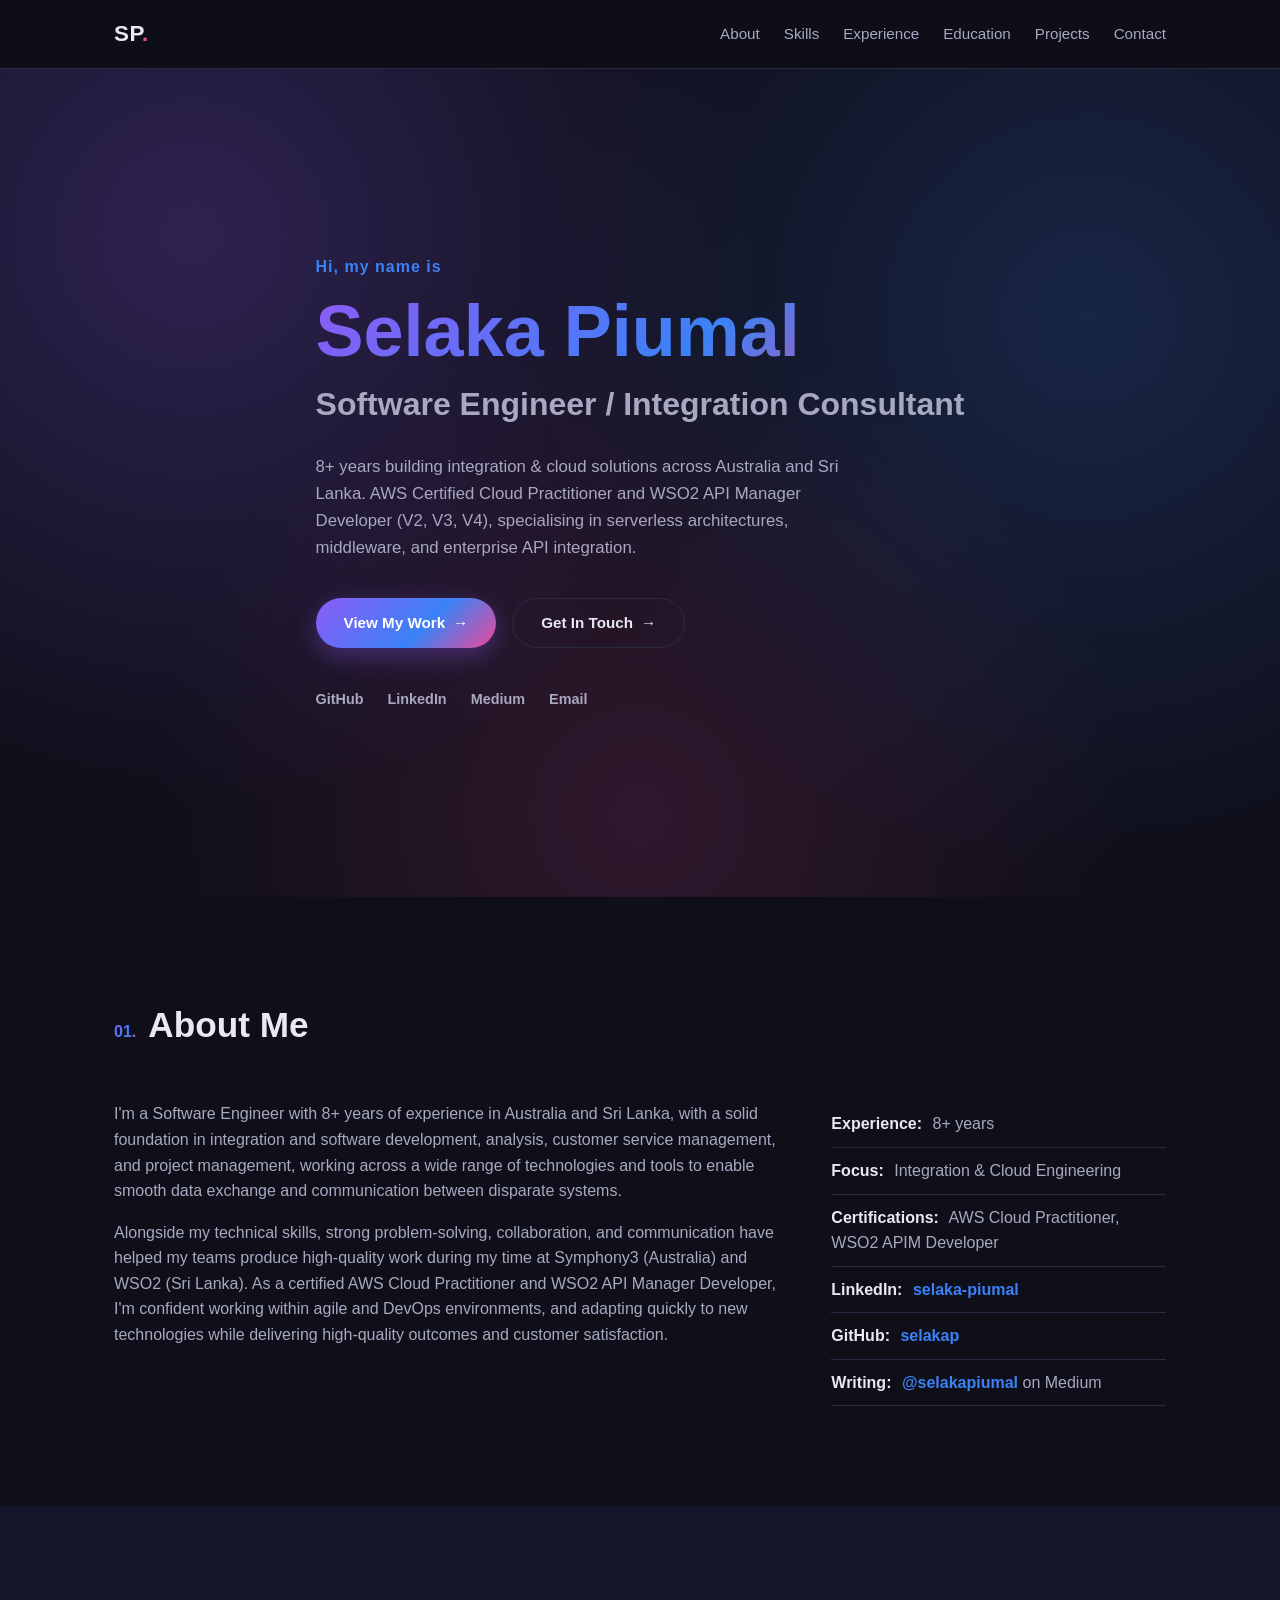
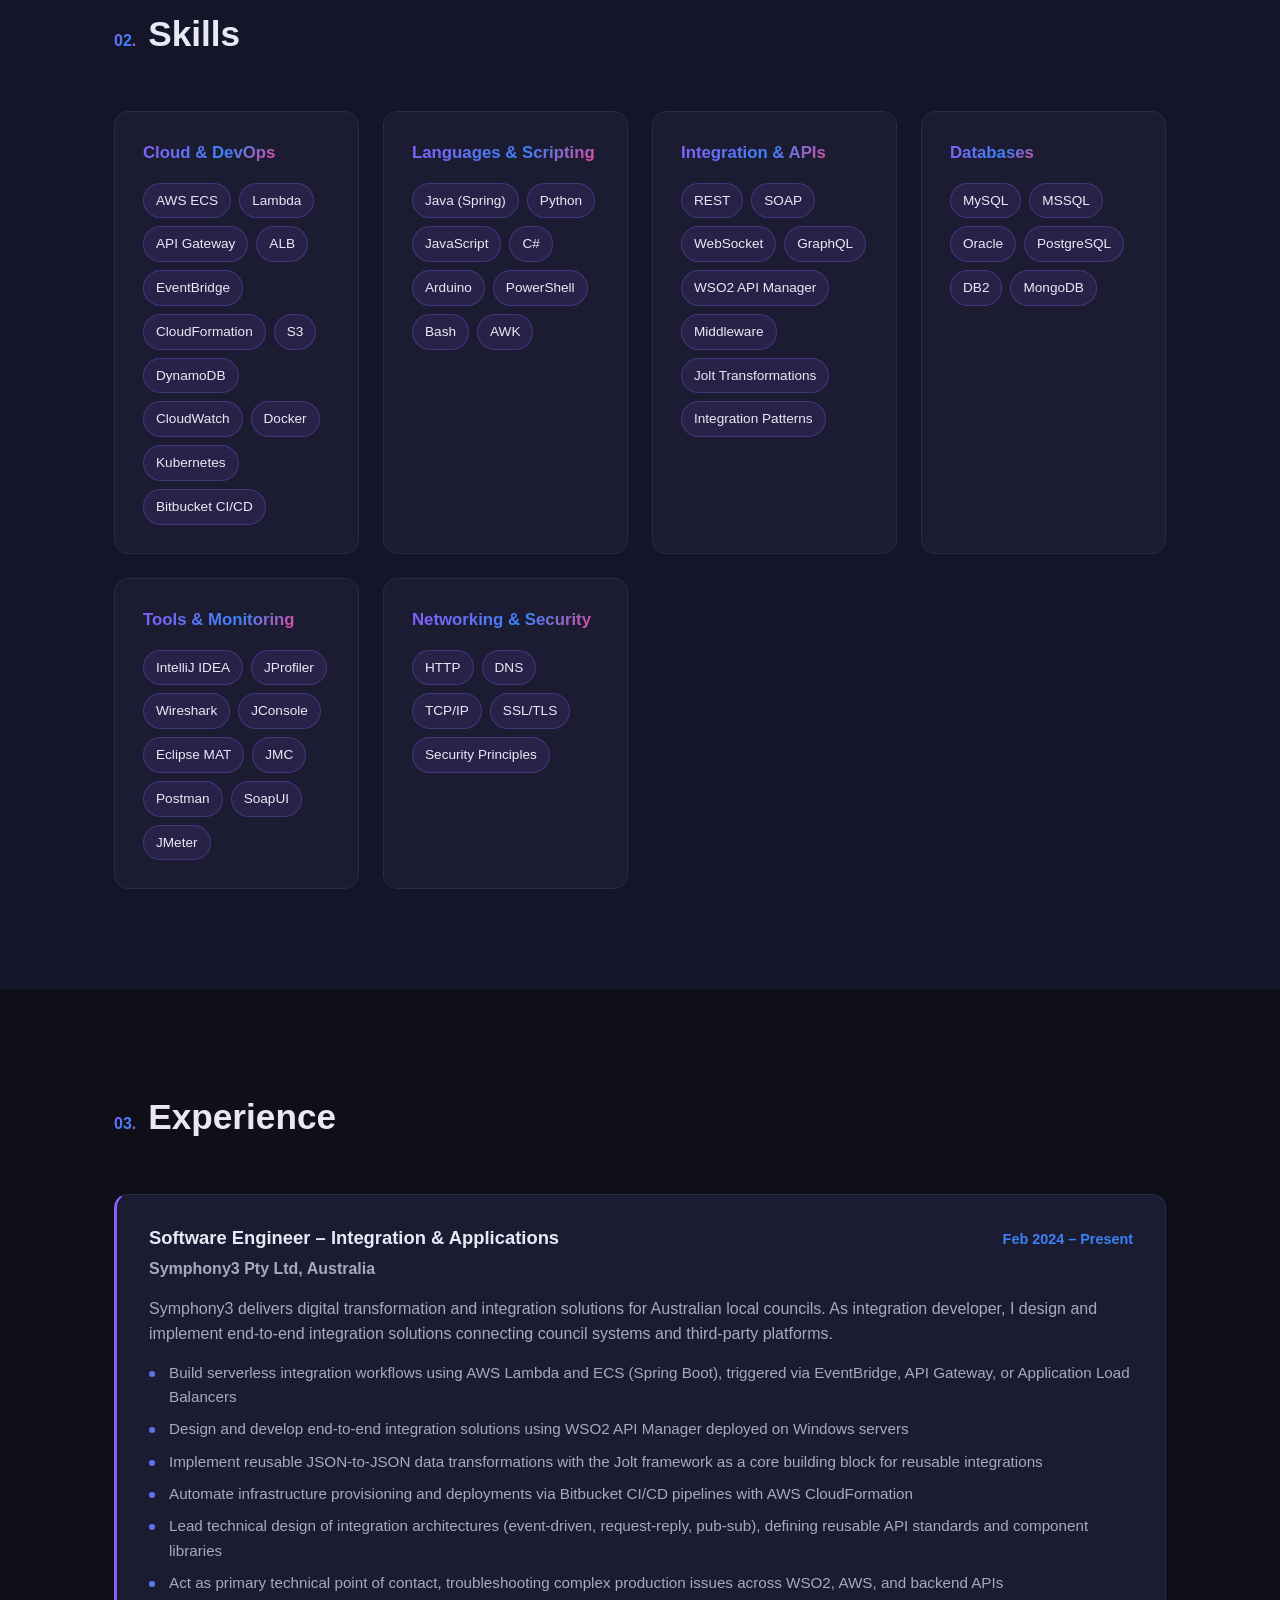
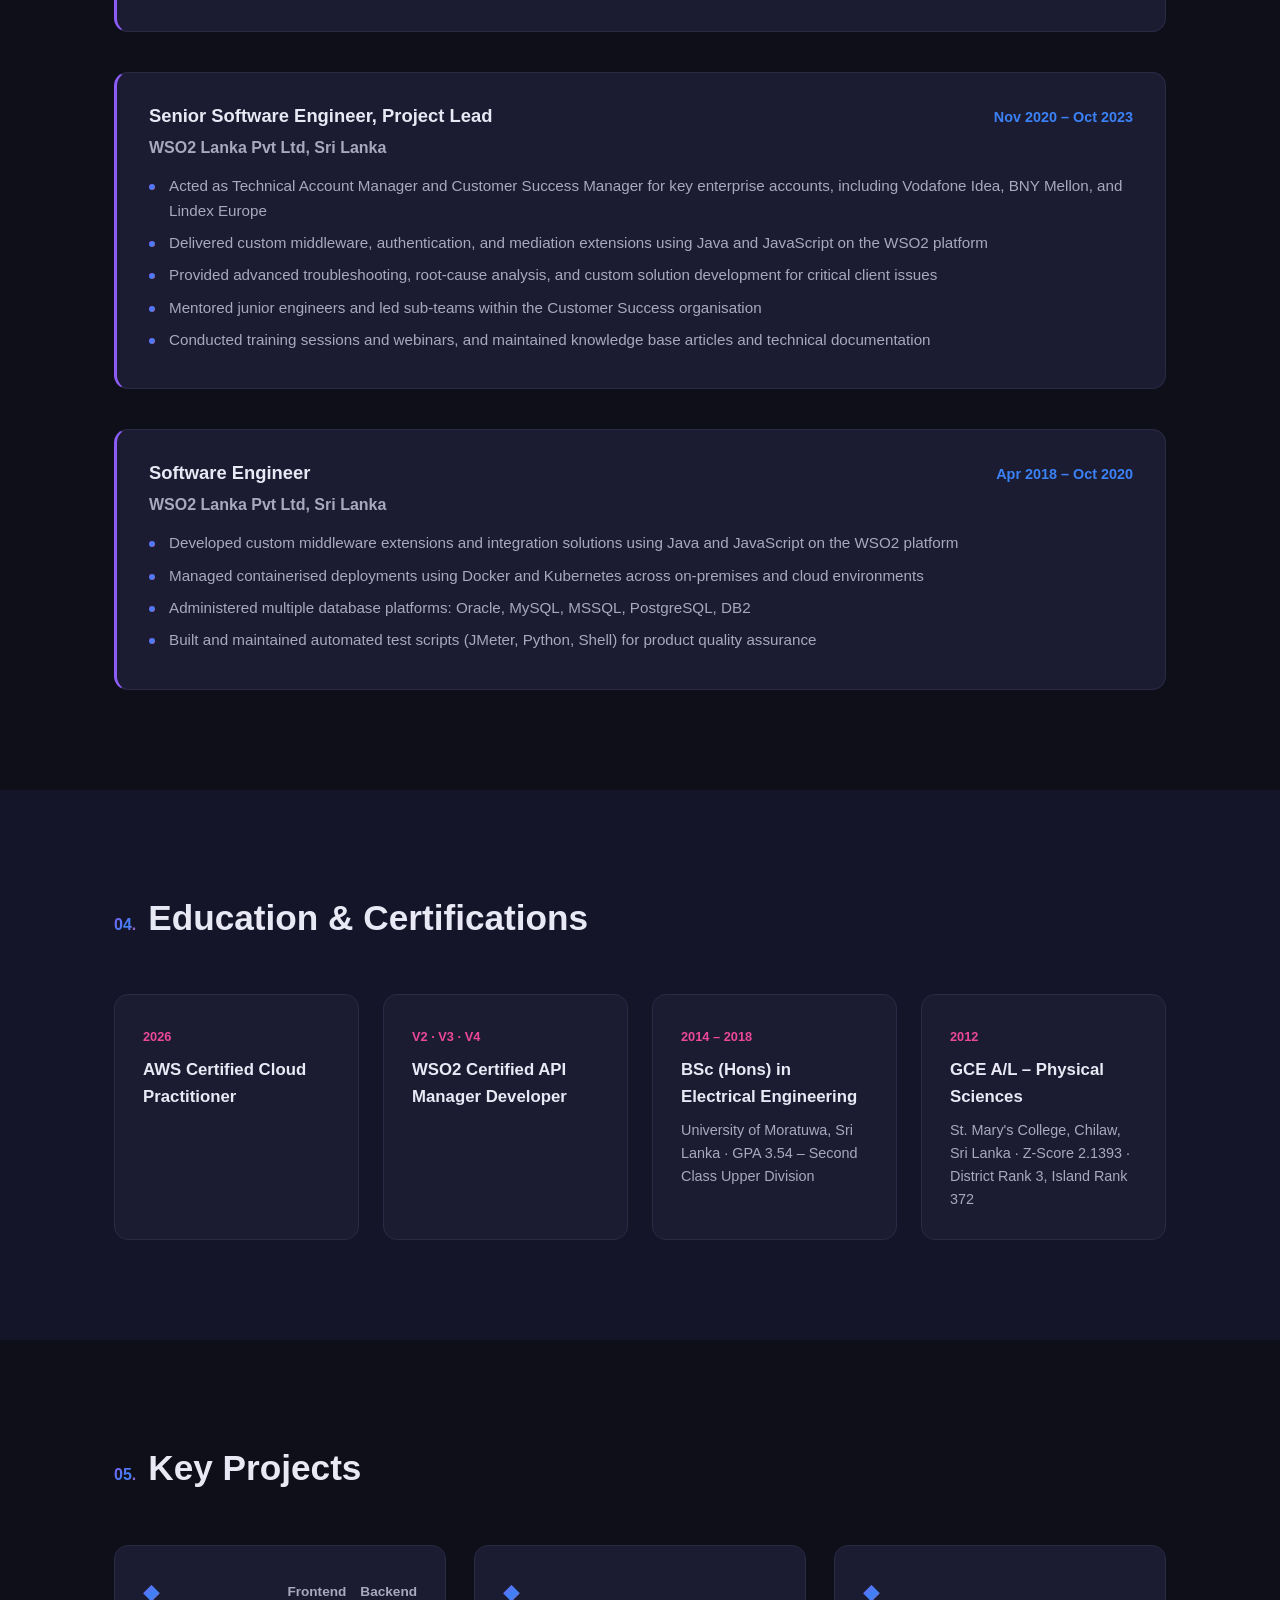
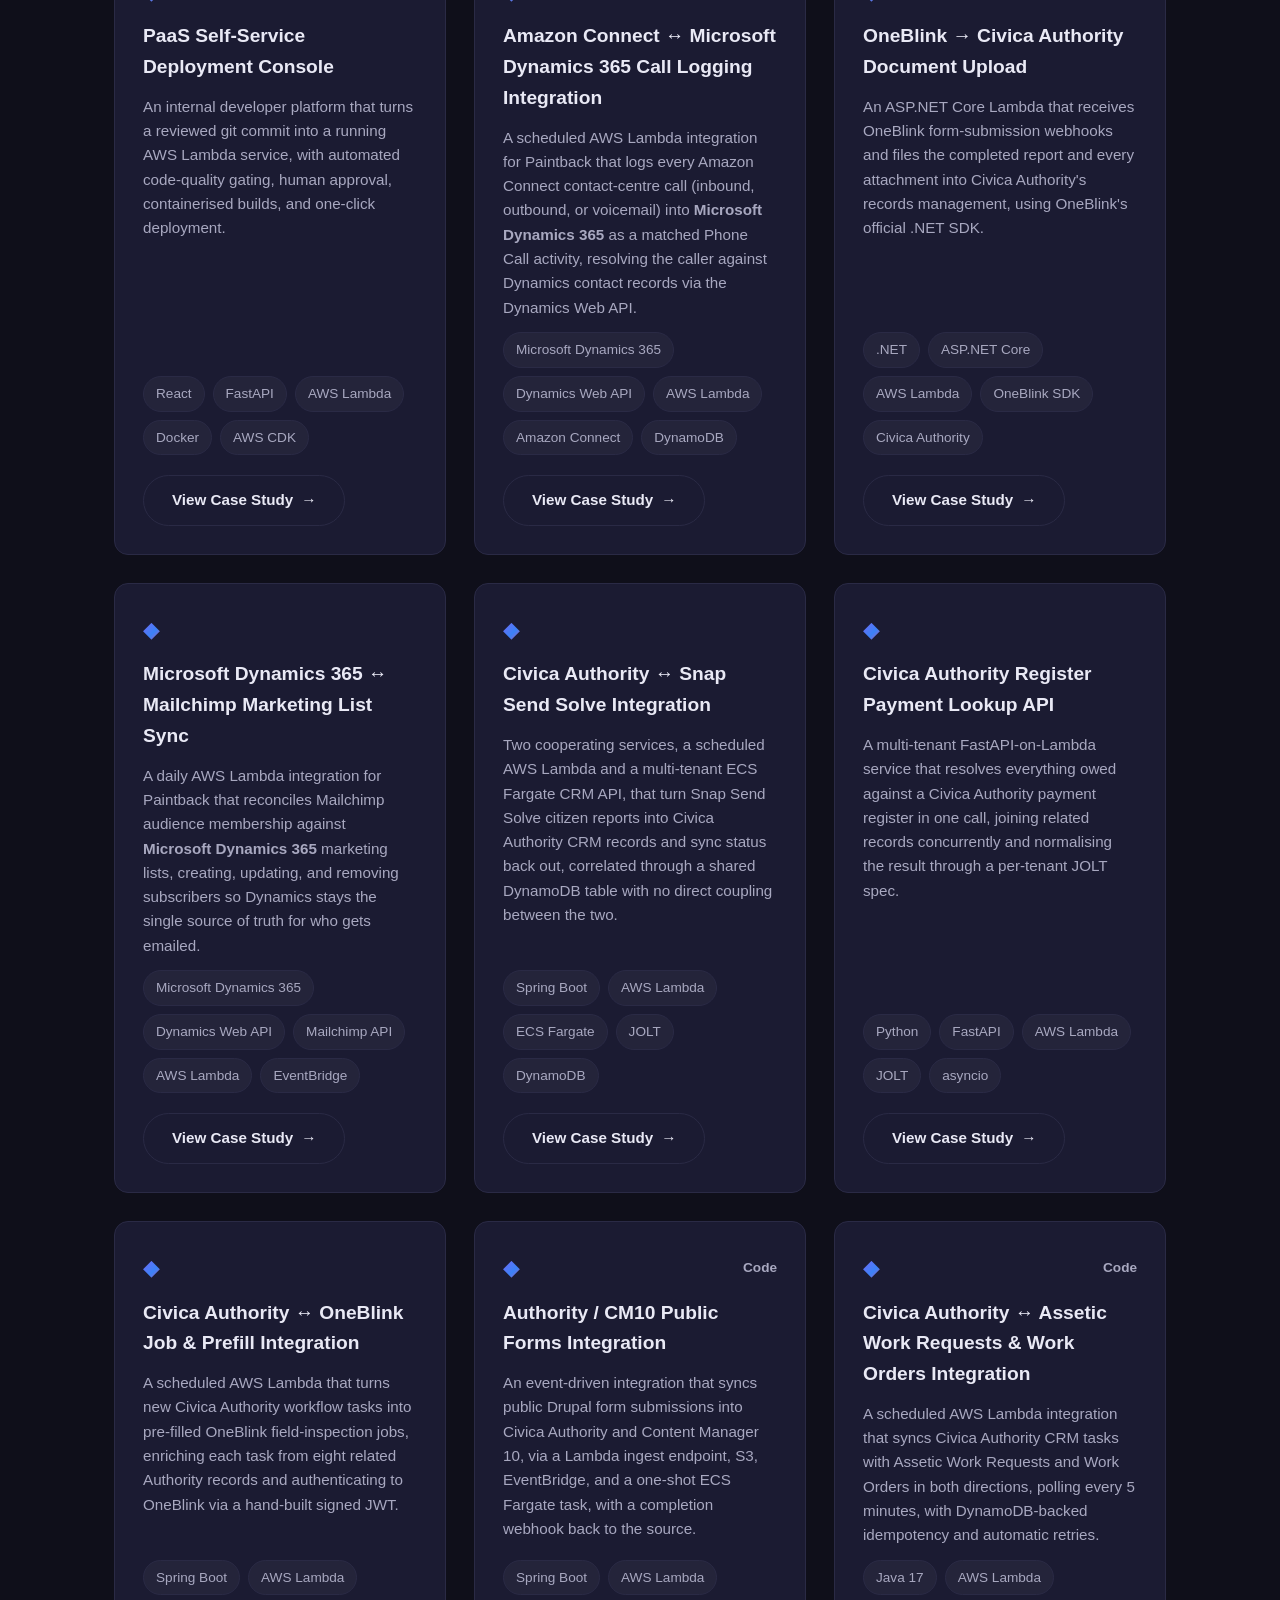
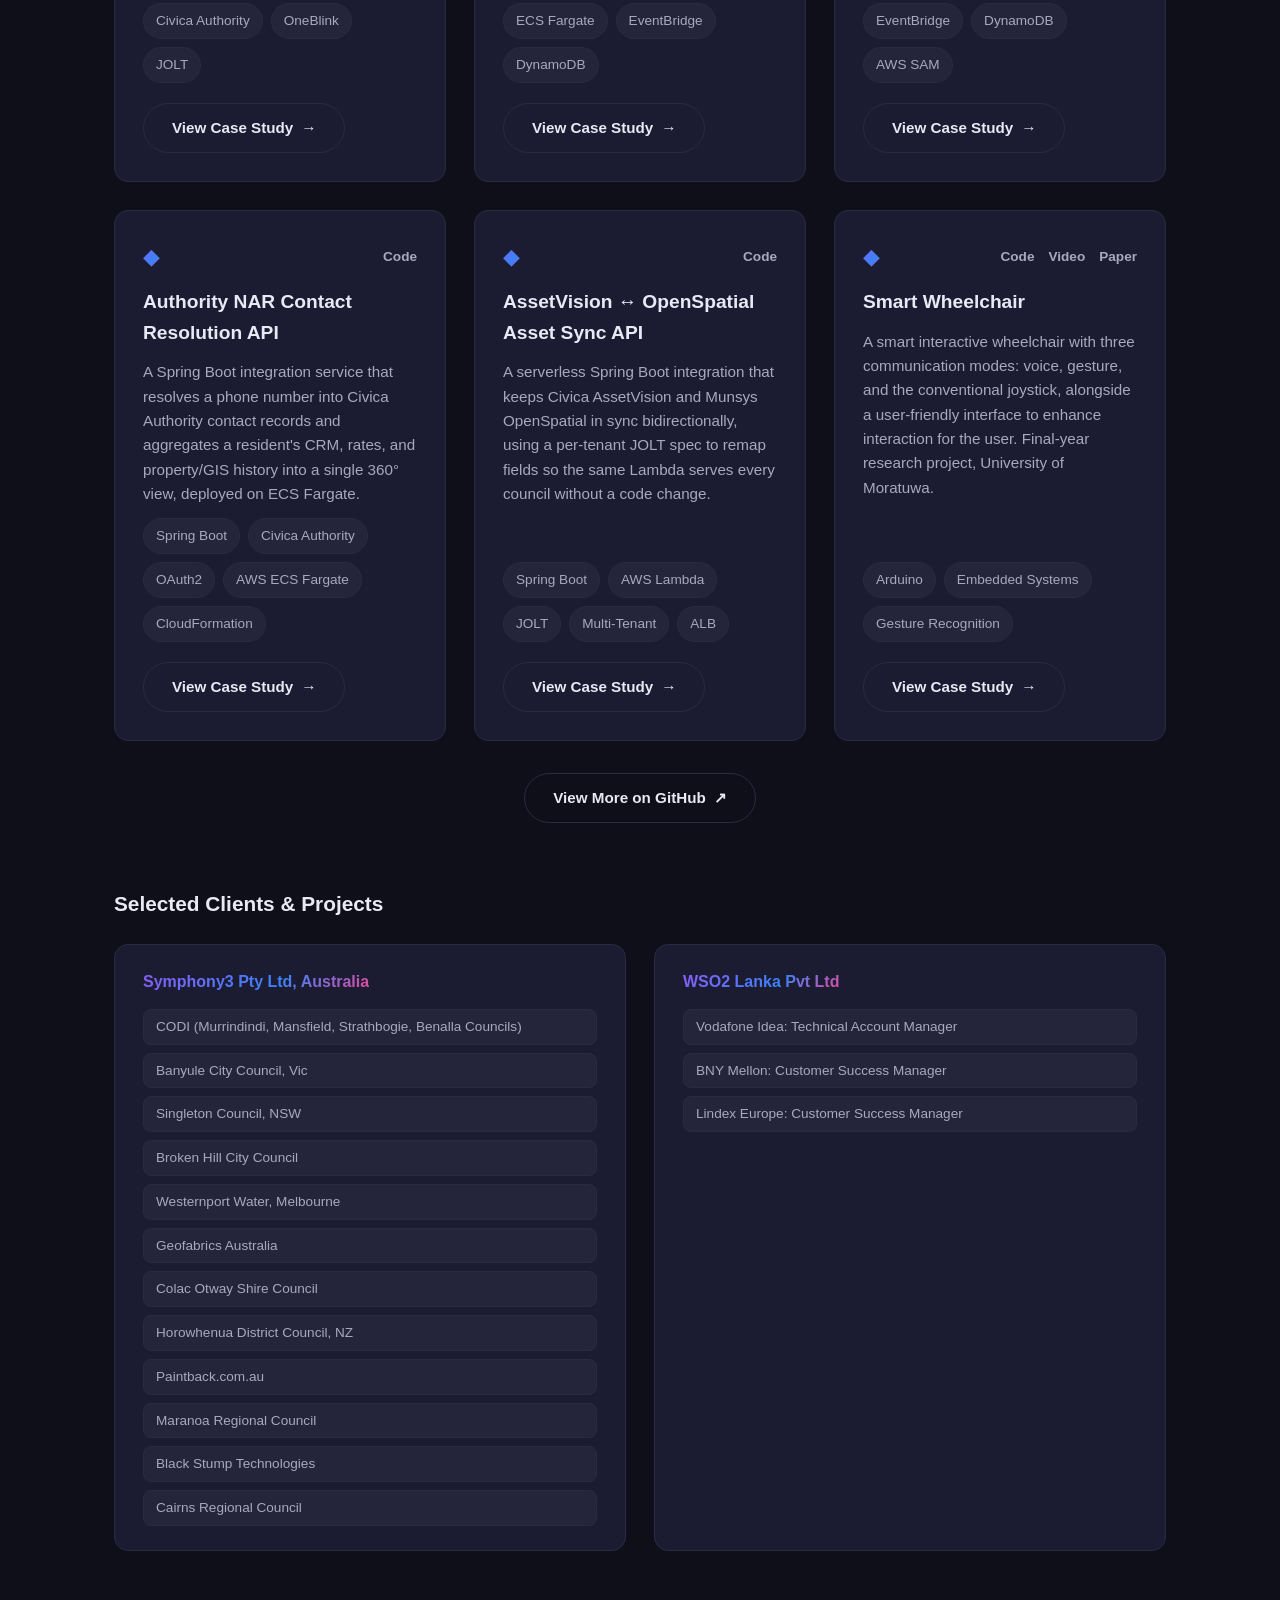
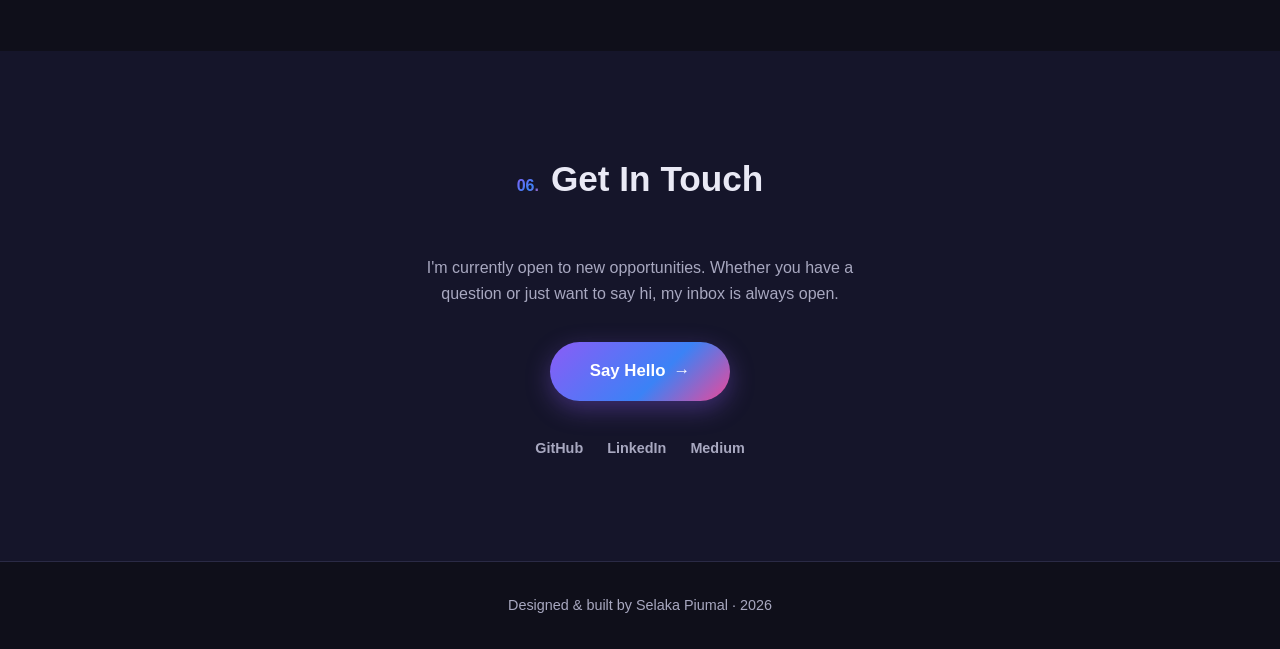
<file: index.html>
<!DOCTYPE html>
<html lang="en">
<head>
  <meta charset="UTF-8">
  <meta name="viewport" content="width=device-width, initial-scale=1.0">
  <title>Selaka Piumal | Software Engineer / Integration Consultant</title>
  <meta name="description" content="Portfolio of Selaka Piumal, Software Engineer & Integration Consultant. AWS Certified Cloud Practitioner, WSO2 API Manager Developer.">
  <link rel="stylesheet" href="style.css">
</head>
<body>

  <header class="navbar">
    <div class="container navbar__inner">
      <a href="#top" class="navbar__brand">SP<span>.</span></a>
      <button class="navbar__toggle" id="navToggle" aria-label="Toggle menu" aria-expanded="false">
        <span></span><span></span><span></span>
      </button>
      <nav class="navbar__nav" id="navMenu">
        <a href="#about">About</a>
        <a href="#skills">Skills</a>
        <a href="#experience">Experience</a>
        <a href="#education">Education</a>
        <a href="#projects">Projects</a>
        <a href="#contact">Contact</a>
      </nav>
    </div>
  </header>

  <main>
    <section id="top" class="hero">
      <div class="container hero__inner">
        <p class="hero__eyebrow">Hi, my name is</p>
        <h1 class="hero__name">Selaka Piumal</h1>
        <h2 class="hero__title">Software Engineer / Integration Consultant</h2>
        <p class="hero__tagline">
          8+ years building integration &amp; cloud solutions across Australia and Sri Lanka.
          AWS Certified Cloud Practitioner and WSO2 API Manager Developer (V2, V3, V4),
          specialising in serverless architectures, middleware, and enterprise API integration.
        </p>
        <div class="hero__cta">
          <a href="#projects" class="btn btn--primary">View My Work</a>
          <a href="#contact" class="btn btn--ghost">Get In Touch</a>
        </div>
        <div class="hero__socials">
          <a href="https://github.com/selakap?tab=repositories" target="_blank" rel="noopener" aria-label="GitHub">GitHub</a>
          <a href="https://www.linkedin.com/in/selaka-piumal/" target="_blank" rel="noopener" aria-label="LinkedIn">LinkedIn</a>
          <a href="https://medium.com/@selakapiumal" target="_blank" rel="noopener" aria-label="Medium">Medium</a>
          <a href="mailto:selaka.sp@gmail.com" aria-label="Email">Email</a>
        </div>
      </div>
    </section>

    <section id="about" class="section">
      <div class="container">
        <h2 class="section__heading"><span>01.</span> About Me</h2>
        <div class="about__grid">
          <div class="about__text">
            <p>
              I'm a Software Engineer with 8+ years of experience in Australia and Sri Lanka,
              with a solid foundation in integration and software development, analysis, customer
              service management, and project management, working across a wide range of
              technologies and tools to enable smooth data exchange and communication between
              disparate systems.
            </p>
            <p>
              Alongside my technical skills, strong problem-solving, collaboration, and
              communication have helped my teams produce high-quality work during my time at
              Symphony3 (Australia) and WSO2 (Sri Lanka). As a certified AWS Cloud Practitioner
              and WSO2 API Manager Developer, I'm confident working within agile and DevOps
              environments, and adapting quickly to new technologies while delivering high-quality
              outcomes and customer satisfaction.
            </p>
          </div>
          <div class="about__facts">
            <ul>
              <li><strong>Experience:</strong> 8+ years</li>
              <li><strong>Focus:</strong> Integration &amp; Cloud Engineering</li>
              <li><strong>Certifications:</strong> AWS Cloud Practitioner, WSO2 APIM Developer</li>
              <li><strong>LinkedIn:</strong> <a href="https://www.linkedin.com/in/selaka-piumal/" target="_blank" rel="noopener">selaka-piumal</a></li>
              <li><strong>GitHub:</strong> <a href="https://github.com/selakap?tab=repositories" target="_blank" rel="noopener">selakap</a></li>
              <li><strong>Writing:</strong> <a href="https://medium.com/@selakapiumal" target="_blank" rel="noopener">@selakapiumal</a> on Medium</li>
            </ul>
          </div>
        </div>
      </div>
    </section>

    <section id="skills" class="section section--alt">
      <div class="container">
        <h2 class="section__heading"><span>02.</span> Skills</h2>
        <div class="skills__grid">
          <div class="skill-card">
            <h3>Cloud &amp; DevOps</h3>
            <ul class="tag-list">
              <li>AWS ECS</li><li>Lambda</li><li>API Gateway</li><li>ALB</li>
              <li>EventBridge</li><li>CloudFormation</li><li>S3</li><li>DynamoDB</li>
              <li>CloudWatch</li><li>Docker</li><li>Kubernetes</li><li>Bitbucket CI/CD</li>
            </ul>
          </div>
          <div class="skill-card">
            <h3>Languages &amp; Scripting</h3>
            <ul class="tag-list">
              <li>Java (Spring)</li><li>Python</li><li>JavaScript</li><li>C#</li>
              <li>Arduino</li><li>PowerShell</li><li>Bash</li><li>AWK</li>
            </ul>
          </div>
          <div class="skill-card">
            <h3>Integration &amp; APIs</h3>
            <ul class="tag-list">
              <li>REST</li><li>SOAP</li><li>WebSocket</li><li>GraphQL</li>
              <li>WSO2 API Manager</li><li>Middleware</li><li>Jolt Transformations</li>
              <li>Integration Patterns</li>
            </ul>
          </div>
          <div class="skill-card">
            <h3>Databases</h3>
            <ul class="tag-list">
              <li>MySQL</li><li>MSSQL</li><li>Oracle</li><li>PostgreSQL</li>
              <li>DB2</li><li>MongoDB</li>
            </ul>
          </div>
          <div class="skill-card">
            <h3>Tools &amp; Monitoring</h3>
            <ul class="tag-list">
              <li>IntelliJ IDEA</li><li>JProfiler</li><li>Wireshark</li><li>JConsole</li>
              <li>Eclipse MAT</li><li>JMC</li><li>Postman</li><li>SoapUI</li><li>JMeter</li>
            </ul>
          </div>
          <div class="skill-card">
            <h3>Networking &amp; Security</h3>
            <ul class="tag-list">
              <li>HTTP</li><li>DNS</li><li>TCP/IP</li><li>SSL/TLS</li>
              <li>Security Principles</li>
            </ul>
          </div>
        </div>
      </div>
    </section>

    <section id="experience" class="section">
      <div class="container">
        <h2 class="section__heading"><span>03.</span> Experience</h2>
        <div class="timeline">

          <div class="timeline__item">
            <div class="timeline__header">
              <h3>Software Engineer &ndash; Integration &amp; Applications</h3>
              <span class="timeline__date">Feb 2024 &ndash; Present</span>
            </div>
            <p class="timeline__company">Symphony3 Pty Ltd, Australia</p>
            <p class="timeline__desc">
              Symphony3 delivers digital transformation and integration solutions for Australian
              local councils. As integration developer, I design and implement end-to-end
              integration solutions connecting council systems and third-party platforms.
            </p>
            <ul class="timeline__bullets">
              <li>Build serverless integration workflows using AWS Lambda and ECS (Spring Boot), triggered via EventBridge, API Gateway, or Application Load Balancers</li>
              <li>Design and develop end-to-end integration solutions using WSO2 API Manager deployed on Windows servers</li>
              <li>Implement reusable JSON-to-JSON data transformations with the Jolt framework as a core building block for reusable integrations</li>
              <li>Automate infrastructure provisioning and deployments via Bitbucket CI/CD pipelines with AWS CloudFormation</li>
              <li>Lead technical design of integration architectures (event-driven, request-reply, pub-sub), defining reusable API standards and component libraries</li>
              <li>Act as primary technical point of contact, troubleshooting complex production issues across WSO2, AWS, and backend APIs</li>
            </ul>
          </div>

          <div class="timeline__item">
            <div class="timeline__header">
              <h3>Senior Software Engineer, Project Lead</h3>
              <span class="timeline__date">Nov 2020 &ndash; Oct 2023</span>
            </div>
            <p class="timeline__company">WSO2 Lanka Pvt Ltd, Sri Lanka</p>
            <ul class="timeline__bullets">
              <li>Acted as Technical Account Manager and Customer Success Manager for key enterprise accounts, including Vodafone Idea, BNY Mellon, and Lindex Europe</li>
              <li>Delivered custom middleware, authentication, and mediation extensions using Java and JavaScript on the WSO2 platform</li>
              <li>Provided advanced troubleshooting, root-cause analysis, and custom solution development for critical client issues</li>
              <li>Mentored junior engineers and led sub-teams within the Customer Success organisation</li>
              <li>Conducted training sessions and webinars, and maintained knowledge base articles and technical documentation</li>
            </ul>
          </div>

          <div class="timeline__item">
            <div class="timeline__header">
              <h3>Software Engineer</h3>
              <span class="timeline__date">Apr 2018 &ndash; Oct 2020</span>
            </div>
            <p class="timeline__company">WSO2 Lanka Pvt Ltd, Sri Lanka</p>
            <ul class="timeline__bullets">
              <li>Developed custom middleware extensions and integration solutions using Java and JavaScript on the WSO2 platform</li>
              <li>Managed containerised deployments using Docker and Kubernetes across on-premises and cloud environments</li>
              <li>Administered multiple database platforms: Oracle, MySQL, MSSQL, PostgreSQL, DB2</li>
              <li>Built and maintained automated test scripts (JMeter, Python, Shell) for product quality assurance</li>
            </ul>
          </div>

        </div>
      </div>
    </section>

    <section id="education" class="section section--alt">
      <div class="container">
        <h2 class="section__heading"><span>04.</span> Education &amp; Certifications</h2>
        <div class="edu-grid">
          <div class="edu-card">
            <span class="edu-card__year">2026</span>
            <h3>AWS Certified Cloud Practitioner</h3>
          </div>
          <div class="edu-card">
            <span class="edu-card__year">V2 &middot; V3 &middot; V4</span>
            <h3>WSO2 Certified API Manager Developer</h3>
          </div>
          <div class="edu-card">
            <span class="edu-card__year">2014 &ndash; 2018</span>
            <h3>BSc (Hons) in Electrical Engineering</h3>
            <p>University of Moratuwa, Sri Lanka &middot; GPA 3.54 &ndash; Second Class Upper Division</p>
          </div>
          <div class="edu-card">
            <span class="edu-card__year">2012</span>
            <h3>GCE A/L &ndash; Physical Sciences</h3>
            <p>St. Mary's College, Chilaw, Sri Lanka &middot; Z-Score 2.1393 &middot; District Rank 3, Island Rank 372</p>
          </div>
        </div>
      </div>
    </section>

    <section id="projects" class="section">
      <div class="container">
        <h2 class="section__heading"><span>05.</span> Key Projects</h2>
        <div class="projects__grid">

          <article class="project-card">
            <div class="project-card__top">
              <span class="project-card__icon">&#9670;</span>
              <div class="project-card__links">
                <a href="https://github.com/selakap/paas-frontend" target="_blank" rel="noopener">Frontend</a>
                <a href="https://github.com/selakap/paas-backend" target="_blank" rel="noopener">Backend</a>
              </div>
            </div>
            <h3>PaaS Self-Service Deployment Console</h3>
            <p>
              An internal developer platform that turns a reviewed git commit into a running
              AWS Lambda service, with automated code-quality gating, human approval,
              containerised builds, and one-click deployment.
            </p>
            <ul class="tag-list tag-list--muted">
              <li>React</li><li>FastAPI</li><li>AWS Lambda</li><li>Docker</li><li>AWS CDK</li>
            </ul>
            <a href="projects/paas-poc.html" class="btn btn--ghost project-card__cta">View Case Study</a>
          </article>

          <article class="project-card">
            <div class="project-card__top">
              <span class="project-card__icon">&#9670;</span>
            </div>
            <h3>Amazon Connect &harr; Microsoft Dynamics 365 Call Logging Integration</h3>
            <p>
              A scheduled AWS Lambda integration for Paintback that logs every Amazon Connect
              contact-centre call (inbound, outbound, or voicemail) into
              <strong>Microsoft Dynamics 365</strong> as a matched Phone Call activity, resolving
              the caller against Dynamics contact records via the Dynamics Web API.
            </p>
            <ul class="tag-list tag-list--muted">
              <li>Microsoft Dynamics 365</li><li>Dynamics Web API</li><li>AWS Lambda</li><li>Amazon Connect</li><li>DynamoDB</li>
            </ul>
            <a href="projects/paintback-connect-dynamics.html" class="btn btn--ghost project-card__cta">View Case Study</a>
          </article>

          <article class="project-card">
            <div class="project-card__top">
              <span class="project-card__icon">&#9670;</span>
            </div>
            <h3>OneBlink &rarr; Civica Authority Document Upload</h3>
            <p>
              An ASP.NET Core Lambda that receives OneBlink form-submission webhooks and
              files the completed report and every attachment into Civica Authority's
              records management, using OneBlink's official .NET SDK.
            </p>
            <ul class="tag-list tag-list--muted">
              <li>.NET</li><li>ASP.NET Core</li><li>AWS Lambda</li><li>OneBlink SDK</li><li>Civica Authority</li>
            </ul>
            <a href="projects/oneblink-civica-document-upload.html" class="btn btn--ghost project-card__cta">View Case Study</a>
          </article>

          <article class="project-card">
            <div class="project-card__top">
              <span class="project-card__icon">&#9670;</span>
            </div>
            <h3>Microsoft Dynamics 365 &harr; Mailchimp Marketing List Sync</h3>
            <p>
              A daily AWS Lambda integration for Paintback that reconciles Mailchimp audience
              membership against <strong>Microsoft Dynamics 365</strong> marketing lists,
              creating, updating, and removing subscribers so Dynamics stays the single source
              of truth for who gets emailed.
            </p>
            <ul class="tag-list tag-list--muted">
              <li>Microsoft Dynamics 365</li><li>Dynamics Web API</li><li>Mailchimp API</li><li>AWS Lambda</li><li>EventBridge</li>
            </ul>
            <a href="projects/paintback-dynamics-mailchimp.html" class="btn btn--ghost project-card__cta">View Case Study</a>
          </article>

          <article class="project-card">
            <div class="project-card__top">
              <span class="project-card__icon">&#9670;</span>
            </div>
            <h3>Civica Authority &harr; Snap Send Solve Integration</h3>
            <p>
              Two cooperating services, a scheduled AWS Lambda and a multi-tenant ECS
              Fargate CRM API, that turn Snap Send Solve citizen reports into Civica
              Authority CRM records and sync status back out, correlated through a
              shared DynamoDB table with no direct coupling between the two.
            </p>
            <ul class="tag-list tag-list--muted">
              <li>Spring Boot</li><li>AWS Lambda</li><li>ECS Fargate</li><li>JOLT</li><li>DynamoDB</li>
            </ul>
            <a href="projects/authority-snap-send-solve.html" class="btn btn--ghost project-card__cta">View Case Study</a>
          </article>

          <article class="project-card">
            <div class="project-card__top">
              <span class="project-card__icon">&#9670;</span>
            </div>
            <h3>Civica Authority Register Payment Lookup API</h3>
            <p>
              A multi-tenant FastAPI-on-Lambda service that resolves everything owed
              against a Civica Authority payment register in one call, joining related
              records concurrently and normalising the result through a per-tenant
              JOLT spec.
            </p>
            <ul class="tag-list tag-list--muted">
              <li>Python</li><li>FastAPI</li><li>AWS Lambda</li><li>JOLT</li><li>asyncio</li>
            </ul>
            <a href="projects/authority-register-payment-api.html" class="btn btn--ghost project-card__cta">View Case Study</a>
          </article>

          <article class="project-card">
            <div class="project-card__top">
              <span class="project-card__icon">&#9670;</span>
            </div>
            <h3>Civica Authority &harr; OneBlink Job &amp; Prefill Integration</h3>
            <p>
              A scheduled AWS Lambda that turns new Civica Authority workflow tasks into
              pre-filled OneBlink field-inspection jobs, enriching each task from eight
              related Authority records and authenticating to OneBlink via a hand-built
              signed JWT.
            </p>
            <ul class="tag-list tag-list--muted">
              <li>Spring Boot</li><li>AWS Lambda</li><li>Civica Authority</li><li>OneBlink</li><li>JOLT</li>
            </ul>
            <a href="projects/authority-oneblink-job-integration.html" class="btn btn--ghost project-card__cta">View Case Study</a>
          </article>

          <article class="project-card">
            <div class="project-card__top">
              <span class="project-card__icon">&#9670;</span>
              <div class="project-card__links">
                <a href="https://github.com/selakap/forms_authority_cm10_integration" target="_blank" rel="noopener">Code</a>
              </div>
            </div>
            <h3>Authority / CM10 Public Forms Integration</h3>
            <p>
              An event-driven integration that syncs public Drupal form submissions into
              Civica Authority and Content Manager 10, via a Lambda ingest endpoint,
              S3, EventBridge, and a one-shot ECS Fargate task, with a completion webhook
              back to the source.
            </p>
            <ul class="tag-list tag-list--muted">
              <li>Spring Boot</li><li>AWS Lambda</li><li>ECS Fargate</li><li>EventBridge</li><li>DynamoDB</li>
            </ul>
            <a href="projects/forms-authority-cm10.html" class="btn btn--ghost project-card__cta">View Case Study</a>
          </article>

          <article class="project-card">
            <div class="project-card__top">
              <span class="project-card__icon">&#9670;</span>
              <div class="project-card__links">
                <a href="https://github.com/selakap/civica-assetic-CrmWorkRequestsAndWorkOrder-integration" target="_blank" rel="noopener">Code</a>
              </div>
            </div>
            <h3>Civica Authority &harr; Assetic Work Requests &amp; Work Orders Integration</h3>
            <p>
              A scheduled AWS Lambda integration that syncs Civica Authority CRM tasks
              with Assetic Work Requests and Work Orders in both directions, polling
              every 5 minutes, with DynamoDB-backed idempotency and automatic retries.
            </p>
            <ul class="tag-list tag-list--muted">
              <li>Java 17</li><li>AWS Lambda</li><li>EventBridge</li><li>DynamoDB</li><li>AWS SAM</li>
            </ul>
            <a href="projects/civica-assetic-integration.html" class="btn btn--ghost project-card__cta">View Case Study</a>
          </article>

          <article class="project-card">
            <div class="project-card__top">
              <span class="project-card__icon">&#9670;</span>
              <div class="project-card__links">
                <a href="https://github.com/selakap/Authority-NarApi" target="_blank" rel="noopener">Code</a>
              </div>
            </div>
            <h3>Authority NAR Contact Resolution API</h3>
            <p>
              A Spring Boot integration service that resolves a phone number into Civica
              Authority contact records and aggregates a resident's CRM, rates, and
              property/GIS history into a single 360&deg; view, deployed on ECS Fargate.
            </p>
            <ul class="tag-list tag-list--muted">
              <li>Spring Boot</li><li>Civica Authority</li><li>OAuth2</li><li>AWS ECS Fargate</li><li>CloudFormation</li>
            </ul>
            <a href="projects/authority-narapi.html" class="btn btn--ghost project-card__cta">View Case Study</a>
          </article>

          <article class="project-card">
            <div class="project-card__top">
              <span class="project-card__icon">&#9670;</span>
              <div class="project-card__links">
                <a href="https://github.com/selakap/assetvision-openspatial-spring-api" target="_blank" rel="noopener">Code</a>
              </div>
            </div>
            <h3>AssetVision &harr; OpenSpatial Asset Sync API</h3>
            <p>
              A serverless Spring Boot integration that keeps Civica AssetVision and Munsys
              OpenSpatial in sync bidirectionally, using a per-tenant JOLT spec to remap
              fields so the same Lambda serves every council without a code change.
            </p>
            <ul class="tag-list tag-list--muted">
              <li>Spring Boot</li><li>AWS Lambda</li><li>JOLT</li><li>Multi-Tenant</li><li>ALB</li>
            </ul>
            <a href="projects/assetvision-openspatial.html" class="btn btn--ghost project-card__cta">View Case Study</a>
          </article>

          <article class="project-card">
            <div class="project-card__top">
              <span class="project-card__icon">&#9670;</span>
              <div class="project-card__links">
                <a href="https://github.com/selakap/SmartWheelChair/" target="_blank" rel="noopener">Code</a>
                <a href="https://www.youtube.com/watch?v=9TWWvjahi_c&t=6s" target="_blank" rel="noopener">Video</a>
                <a href="http://ieeexplore.ieee.org/document/8421945" target="_blank" rel="noopener">Paper</a>
              </div>
            </div>
            <h3>Smart Wheelchair</h3>
            <p>
              A smart interactive wheelchair with three communication modes: voice, gesture,
              and the conventional joystick, alongside a user-friendly interface to enhance
              interaction for the user. Final-year research project, University of Moratuwa.
            </p>
            <ul class="tag-list tag-list--muted">
              <li>Arduino</li><li>Embedded Systems</li><li>Gesture Recognition</li>
            </ul>
            <a href="projects/smart-wheelchair.html" class="btn btn--ghost project-card__cta">View Case Study</a>
          </article>

        </div>

        <div class="projects__more">
          <a href="https://github.com/selakap?tab=repositories" target="_blank" rel="noopener" class="btn btn--ghost">View More on GitHub</a>
        </div>

        <h3 class="clients__heading">Selected Clients &amp; Projects</h3>
        <div class="clients-grid">
          <div class="clients-group">
            <h4>Symphony3 Pty Ltd, Australia</h4>
            <ul class="tag-list tag-list--muted">
              <li>CODI (Murrindindi, Mansfield, Strathbogie, Benalla Councils)</li>
              <li>Banyule City Council, Vic</li>
              <li>Singleton Council, NSW</li>
              <li>Broken Hill City Council</li>
              <li>Westernport Water, Melbourne</li>
              <li>Geofabrics Australia</li>
              <li>Colac Otway Shire Council</li>
              <li>Horowhenua District Council, NZ</li>
              <li>Paintback.com.au</li>
              <li>Maranoa Regional Council</li>
              <li>Black Stump Technologies</li>
              <li>Cairns Regional Council</li>
            </ul>
          </div>
          <div class="clients-group">
            <h4>WSO2 Lanka Pvt Ltd</h4>
            <ul class="tag-list tag-list--muted">
              <li>Vodafone Idea: Technical Account Manager</li>
              <li>BNY Mellon: Customer Success Manager</li>
              <li>Lindex Europe: Customer Success Manager</li>
            </ul>
          </div>
        </div>
      </div>
    </section>

    <section id="contact" class="section section--contact">
      <div class="container contact__inner">
        <h2 class="section__heading section__heading--center"><span>06.</span> Get In Touch</h2>
        <p class="contact__text">
          I'm currently open to new opportunities. Whether you have a question
          or just want to say hi, my inbox is always open.
        </p>
        <a href="mailto:selaka.sp@gmail.com" class="btn btn--primary btn--large">Say Hello</a>
        <div class="hero__socials contact__socials">
          <a href="https://github.com/selakap?tab=repositories" target="_blank" rel="noopener">GitHub</a>
          <a href="https://www.linkedin.com/in/selaka-piumal/" target="_blank" rel="noopener">LinkedIn</a>
          <a href="https://medium.com/@selakapiumal" target="_blank" rel="noopener">Medium</a>
        </div>
      </div>
    </section>
  </main>

  <footer class="footer">
    <div class="container">
      <p>Designed &amp; built by Selaka Piumal &middot; <span id="year"></span></p>
    </div>
  </footer>

  <script src="script.js"></script>
</body>
</html>
</file>
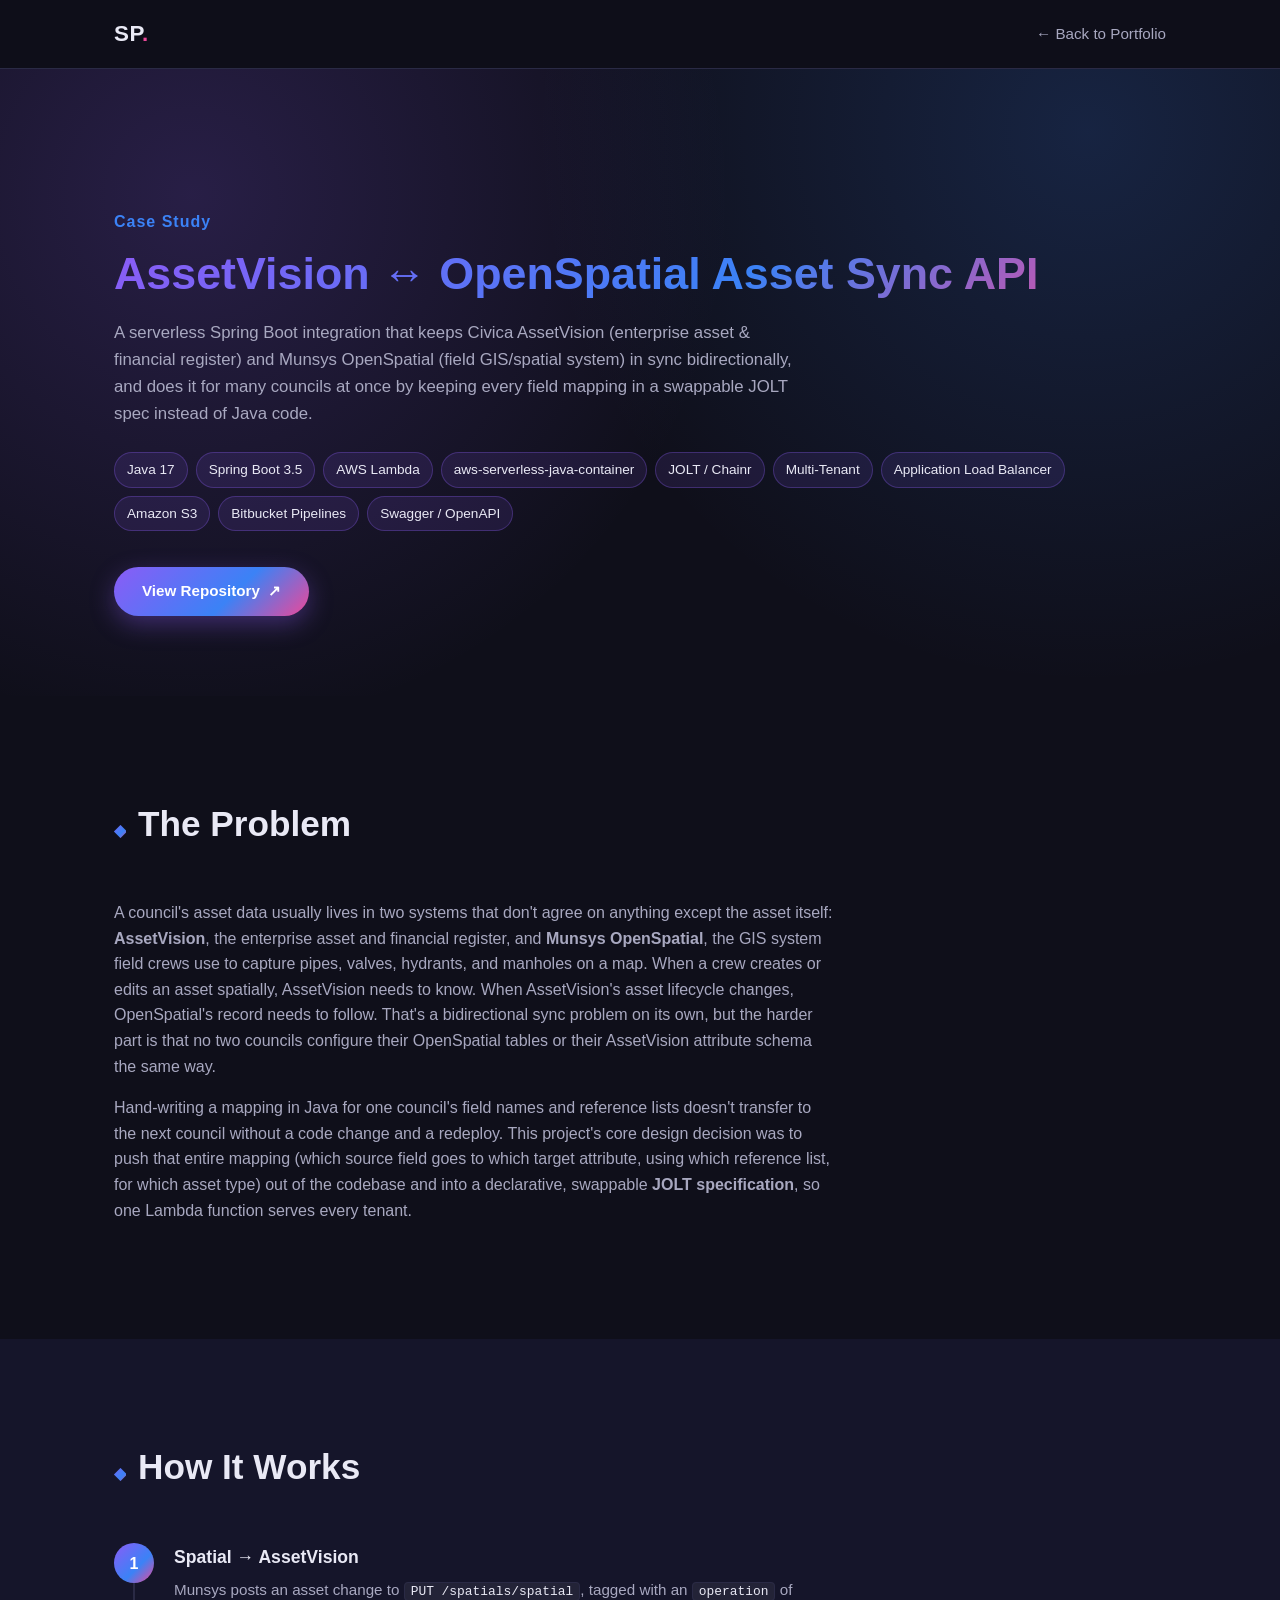
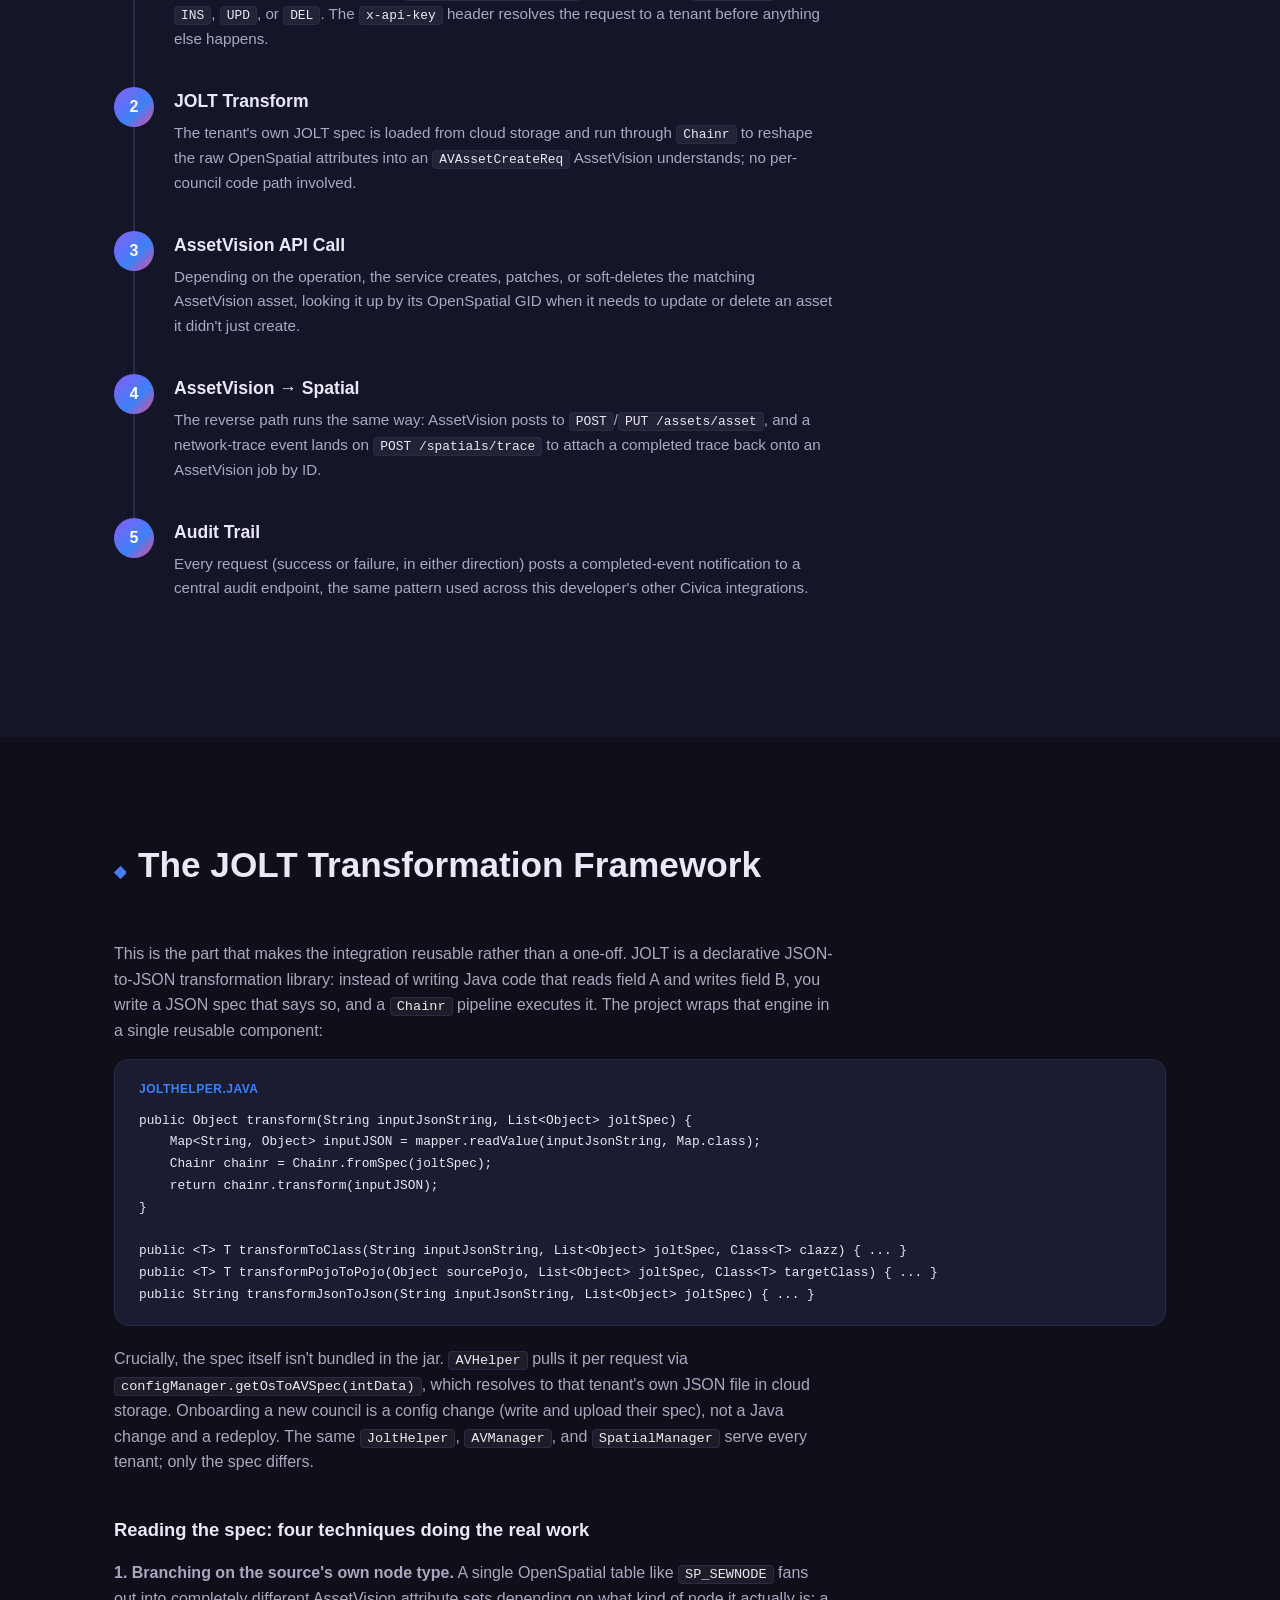
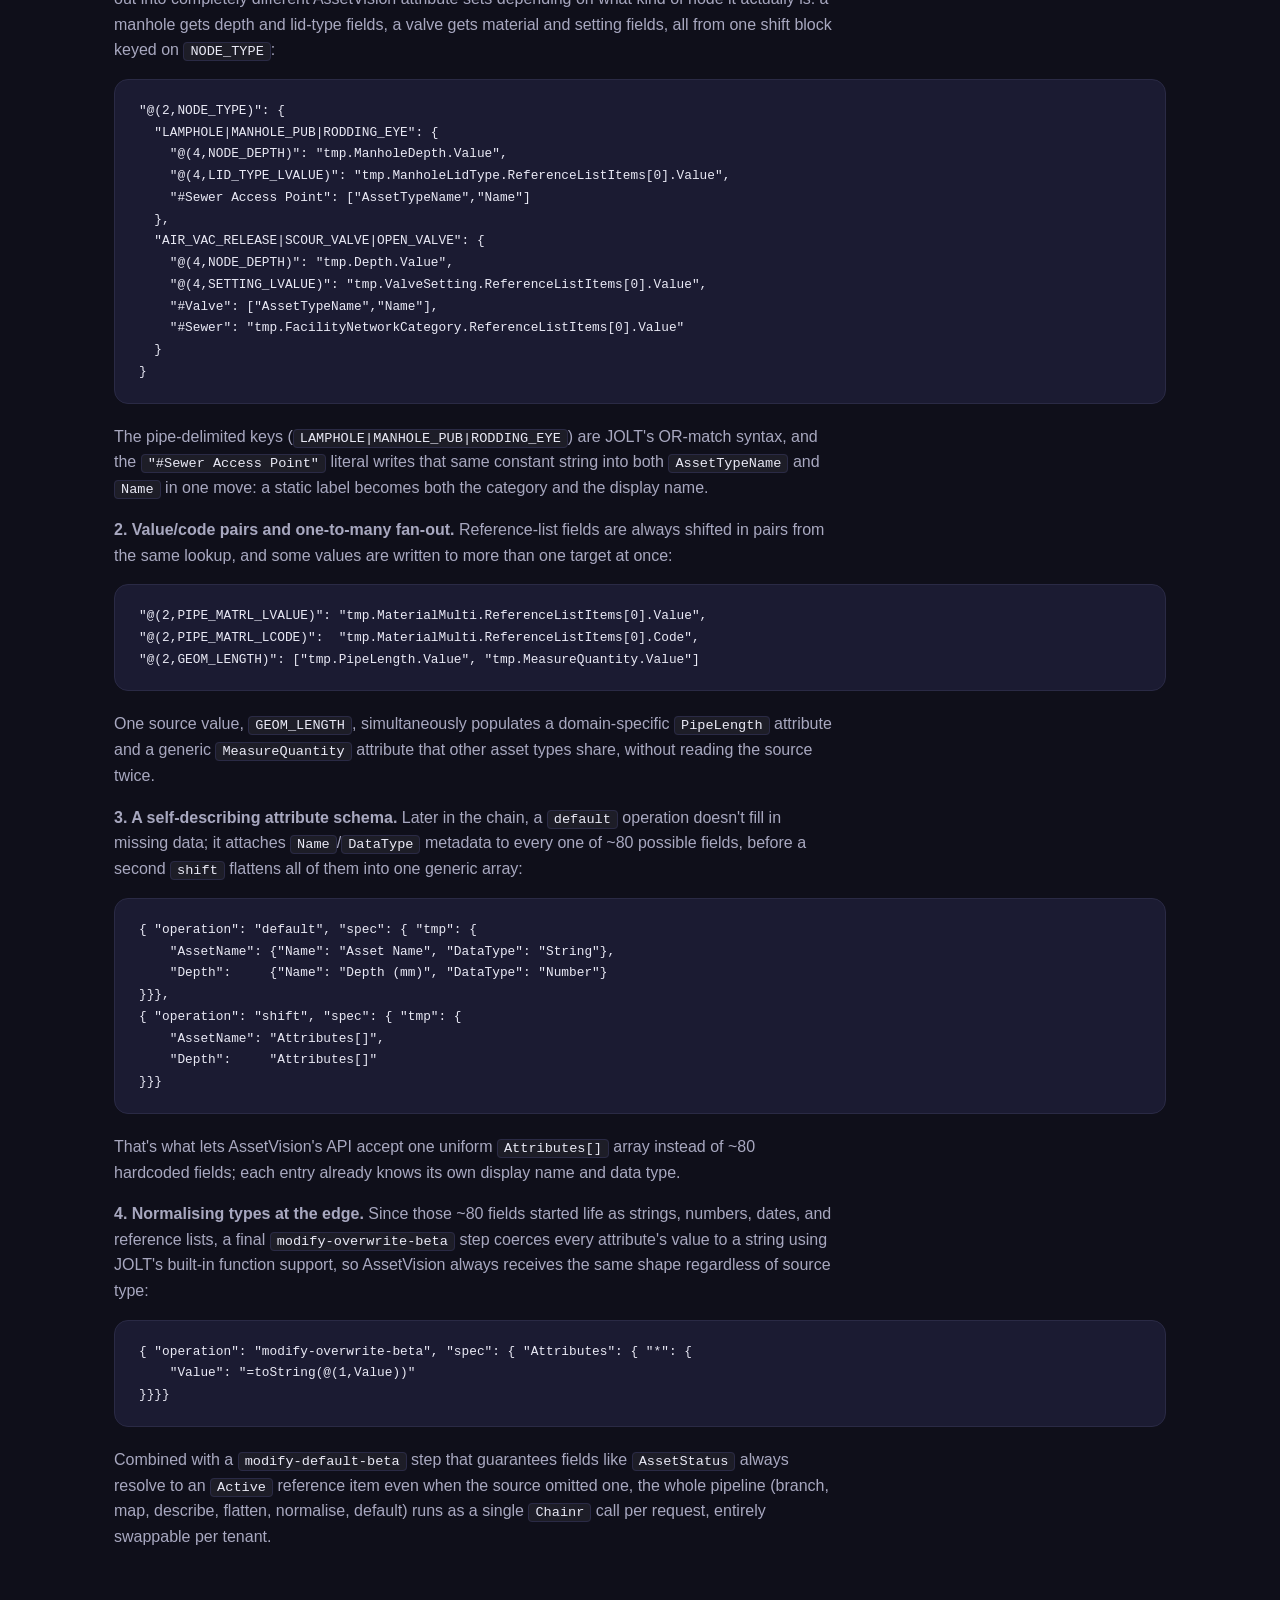
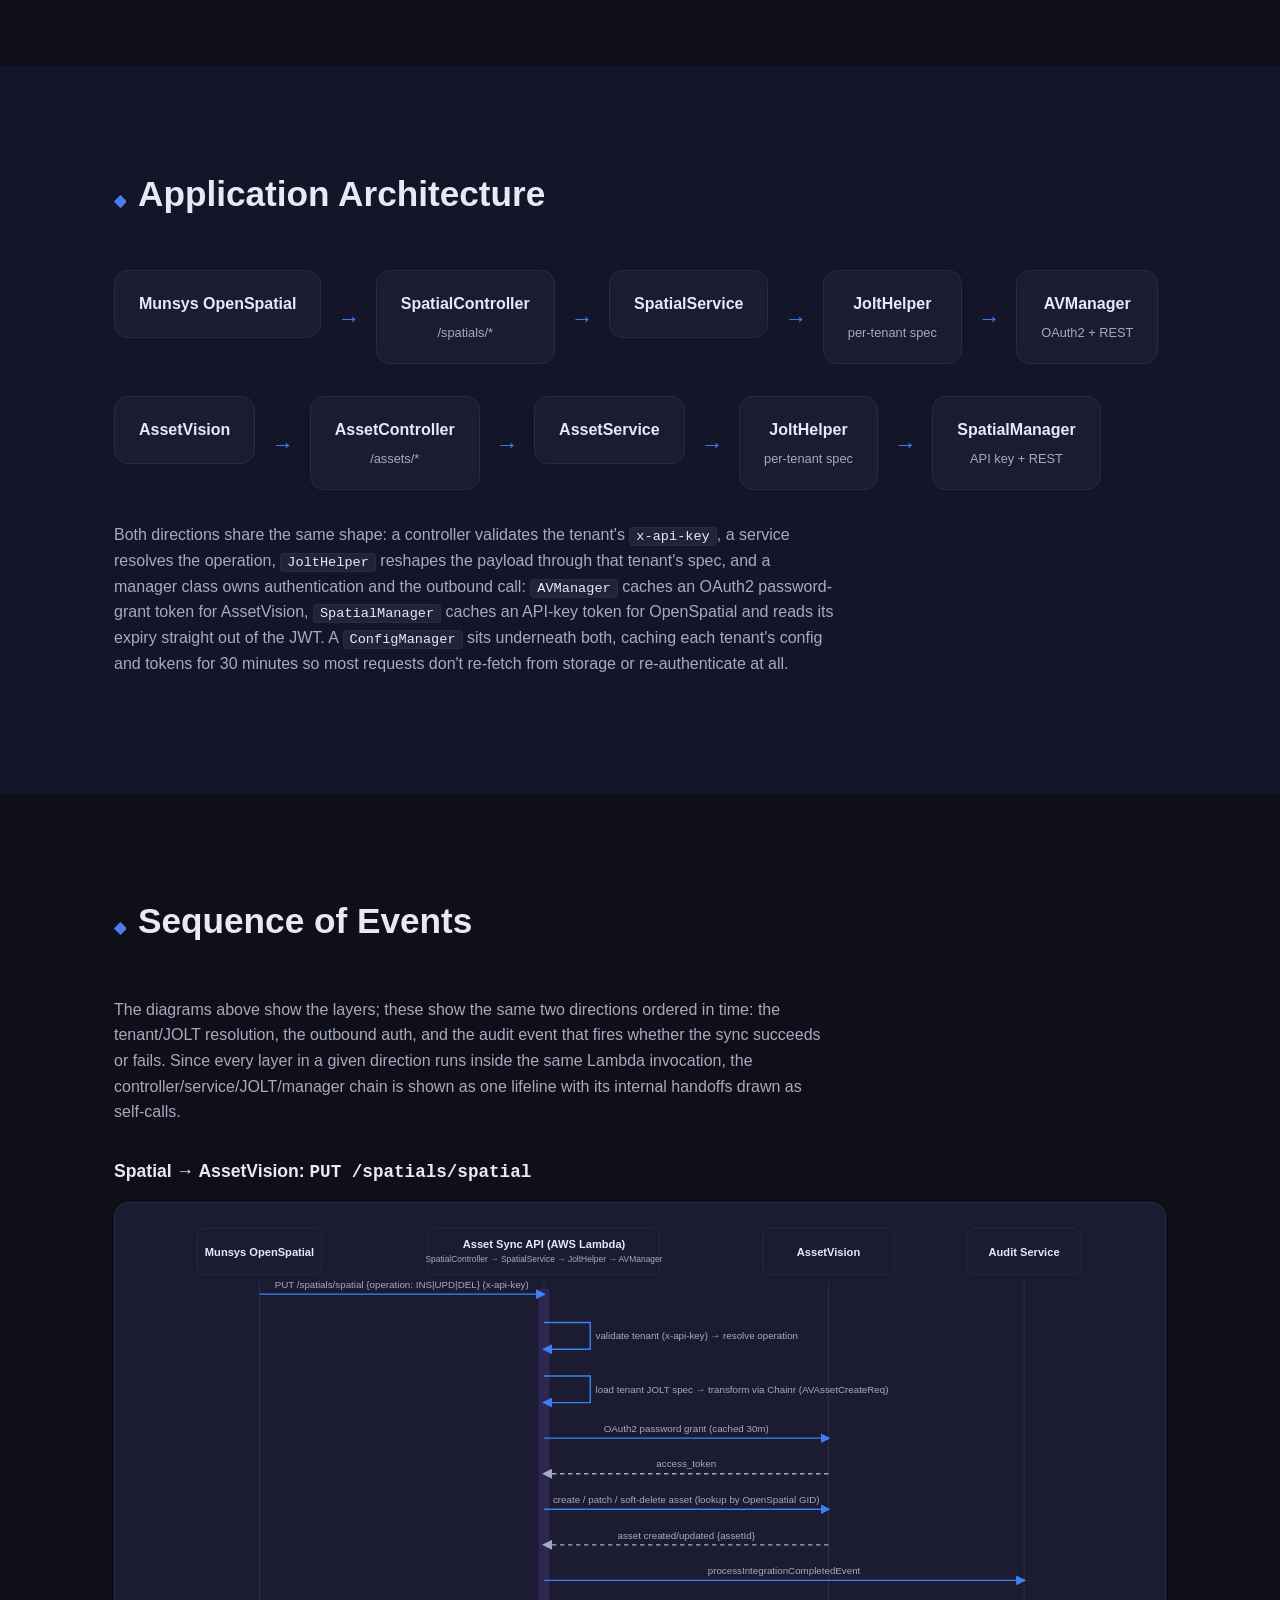
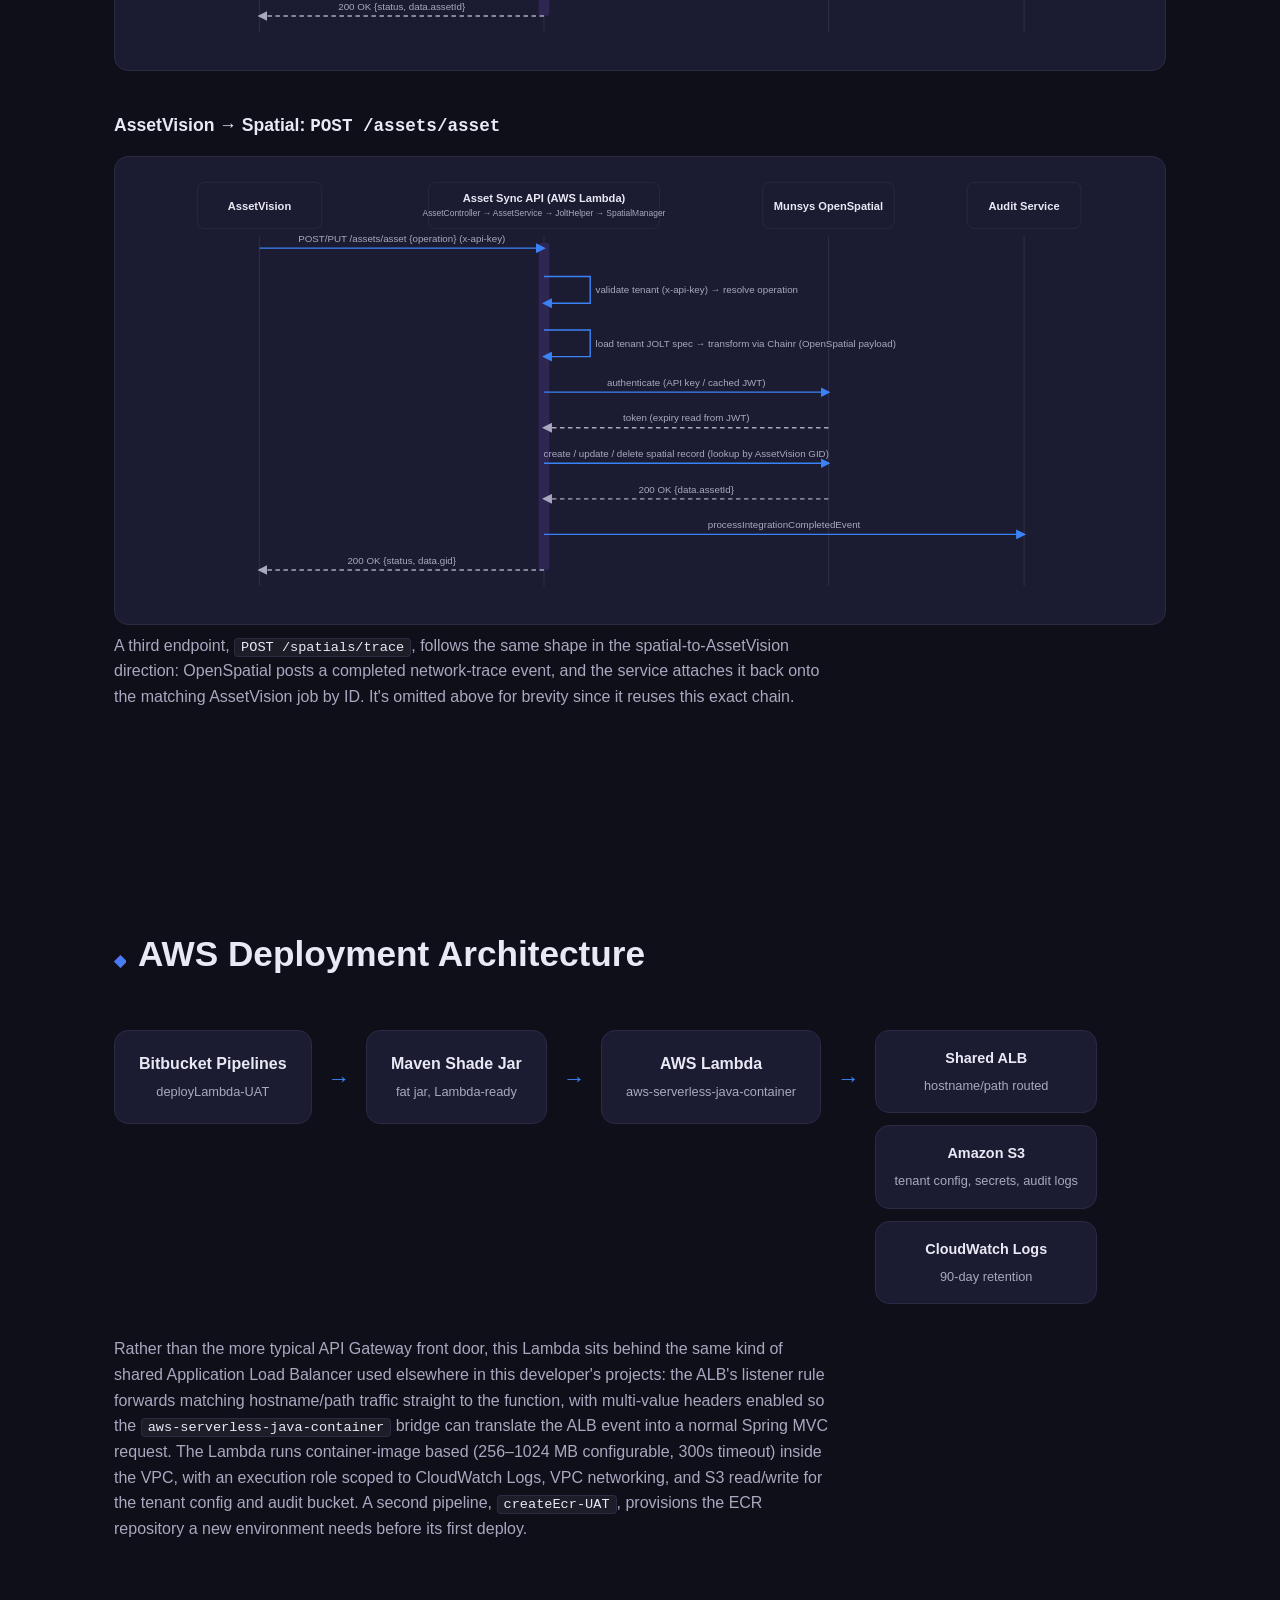
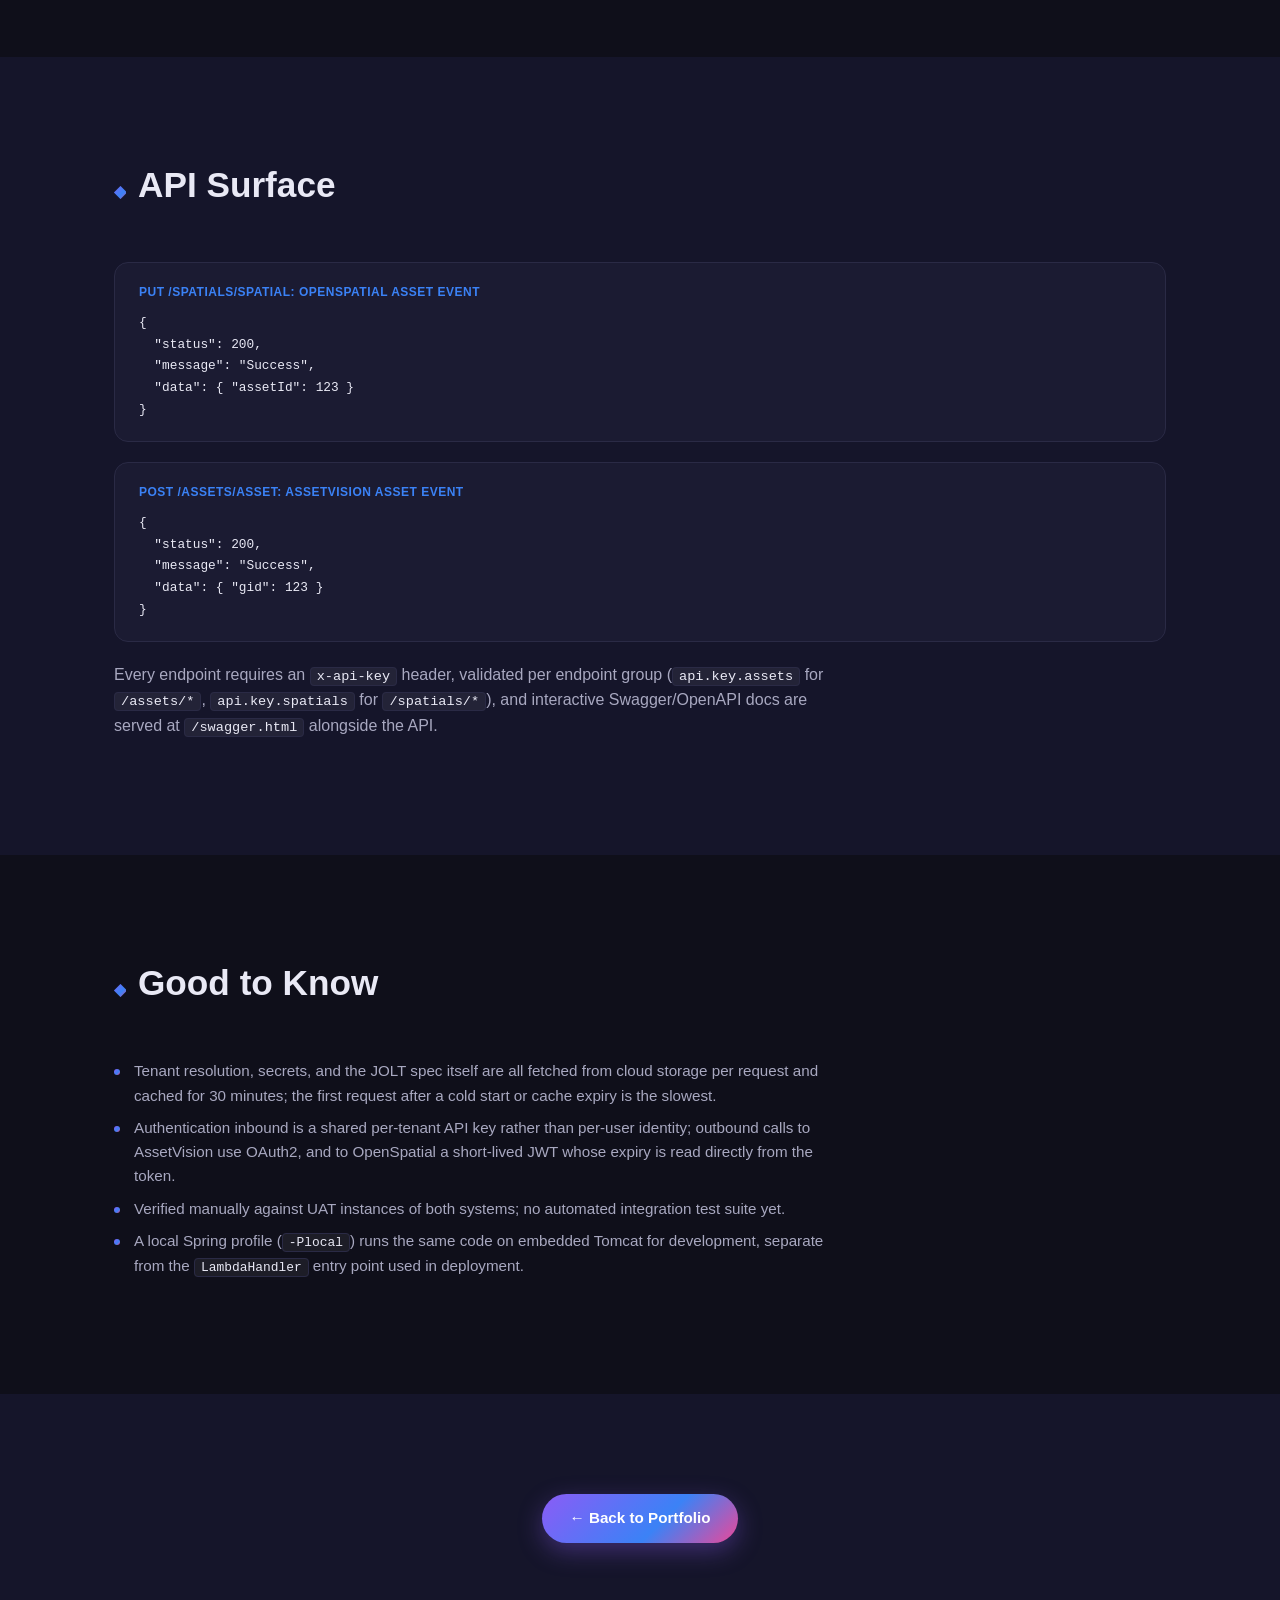
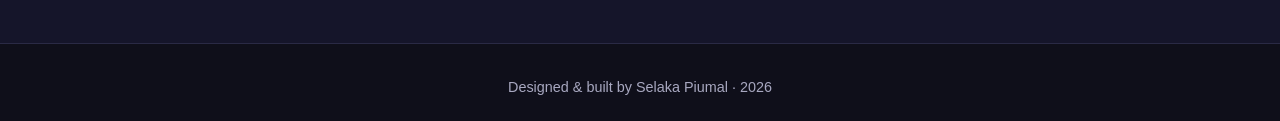
<file: projects/assetvision-openspatial.html>
<!DOCTYPE html>
<html lang="en">
<head>
  <meta charset="UTF-8">
  <meta name="viewport" content="width=device-width, initial-scale=1.0">
  <title>AssetVision &harr; OpenSpatial Asset Sync API | Selaka Piumal</title>
  <meta name="description" content="Case study: a serverless Spring Boot integration that keeps Civica AssetVision and Munsys OpenSpatial in sync bidirectionally, using a per-tenant JOLT transformation spec as the reusability layer.">
  <link rel="stylesheet" href="../style.css">
</head>
<body>

  <header class="navbar">
    <div class="container navbar__inner">
      <a href="../index.html" class="navbar__brand">SP<span>.</span></a>
      <nav class="navbar__nav">
        <a href="../index.html#projects">&larr; Back to Portfolio</a>
      </nav>
    </div>
  </header>

  <main>
    <section class="project-hero">
      <div class="container">
        <p class="hero__eyebrow">Case Study</p>
        <h1 class="project-hero__title">AssetVision &harr; OpenSpatial Asset Sync API</h1>
        <p class="project-hero__subtitle">
          A serverless Spring Boot integration that keeps Civica AssetVision (enterprise
          asset &amp; financial register) and Munsys OpenSpatial (field GIS/spatial system)
          in sync bidirectionally, and does it for many councils at once by keeping
          every field mapping in a swappable JOLT spec instead of Java code.
        </p>
        <ul class="tag-list">
          <li>Java 17</li><li>Spring Boot 3.5</li><li>AWS Lambda</li>
          <li>aws-serverless-java-container</li><li>JOLT / Chainr</li><li>Multi-Tenant</li>
          <li>Application Load Balancer</li><li>Amazon S3</li><li>Bitbucket Pipelines</li>
          <li>Swagger / OpenAPI</li>
        </ul>
        <div class="hero__cta">
          <a href="https://github.com/selakap/assetvision-openspatial-api" target="_blank" rel="noopener" class="btn btn--primary">View Repository</a>
        </div>
      </div>
    </section>

    <section class="section">
      <div class="container">
        <h2 class="section__heading"><span>&#9670;</span> The Problem</h2>
        <p class="project-copy">
          A council's asset data usually lives in two systems that don't agree on
          anything except the asset itself: <strong>AssetVision</strong>, the enterprise
          asset and financial register, and <strong>Munsys OpenSpatial</strong>, the GIS
          system field crews use to capture pipes, valves, hydrants, and manholes on a
          map. When a crew creates or edits an asset spatially, AssetVision needs to know.
          When AssetVision's asset lifecycle changes, OpenSpatial's record needs to
          follow. That's a bidirectional sync problem on its own, but the harder
          part is that no two councils configure their OpenSpatial tables or their
          AssetVision attribute schema the same way.
        </p>
        <p class="project-copy">
          Hand-writing a mapping in Java for one council's field names and reference
          lists doesn't transfer to the next council without a code change and a
          redeploy. This project's core design decision was to push that entire mapping
          (which source field goes to which target attribute, using which reference
          list, for which asset type) out of the codebase and into a declarative,
          swappable <strong>JOLT specification</strong>, so one Lambda function serves every
          tenant.
        </p>
      </div>
    </section>

    <section class="section section--alt">
      <div class="container">
        <h2 class="section__heading"><span>&#9670;</span> How It Works</h2>
        <div class="process">
          <div class="process__step">
            <div class="process__marker"><span class="circle">1</span><span class="line"></span></div>
            <div class="process__content">
              <h4>Spatial &rarr; AssetVision</h4>
              <p>Munsys posts an asset change to <code>PUT /spatials/spatial</code>, tagged with an <code>operation</code> of <code>INS</code>, <code>UPD</code>, or <code>DEL</code>. The <code>x-api-key</code> header resolves the request to a tenant before anything else happens.</p>
            </div>
          </div>
          <div class="process__step">
            <div class="process__marker"><span class="circle">2</span><span class="line"></span></div>
            <div class="process__content">
              <h4>JOLT Transform</h4>
              <p>The tenant's own JOLT spec is loaded from cloud storage and run through <code>Chainr</code> to reshape the raw OpenSpatial attributes into an <code>AVAssetCreateReq</code> AssetVision understands; no per-council code path involved.</p>
            </div>
          </div>
          <div class="process__step">
            <div class="process__marker"><span class="circle">3</span><span class="line"></span></div>
            <div class="process__content">
              <h4>AssetVision API Call</h4>
              <p>Depending on the operation, the service creates, patches, or soft-deletes the matching AssetVision asset, looking it up by its OpenSpatial GID when it needs to update or delete an asset it didn't just create.</p>
            </div>
          </div>
          <div class="process__step">
            <div class="process__marker"><span class="circle">4</span><span class="line"></span></div>
            <div class="process__content">
              <h4>AssetVision &rarr; Spatial</h4>
              <p>The reverse path runs the same way: AssetVision posts to <code>POST</code>/<code>PUT /assets/asset</code>, and a network-trace event lands on <code>POST /spatials/trace</code> to attach a completed trace back onto an AssetVision job by ID.</p>
            </div>
          </div>
          <div class="process__step">
            <div class="process__marker"><span class="circle">5</span></div>
            <div class="process__content">
              <h4>Audit Trail</h4>
              <p>Every request (success or failure, in either direction) posts a completed-event notification to a central audit endpoint, the same pattern used across this developer's other Civica integrations.</p>
            </div>
          </div>
        </div>
      </div>
    </section>

    <section class="section">
      <div class="container">
        <h2 class="section__heading"><span>&#9670;</span> The JOLT Transformation Framework</h2>
        <p class="project-copy">
          This is the part that makes the integration reusable rather than a one-off.
          <a href="https://github.com/bazaarvoice/jolt" target="_blank" rel="noopener">JOLT</a>
          is a declarative JSON-to-JSON transformation library: instead of writing Java
          code that reads field A and writes field B, you write a JSON spec that says so,
          and a <code>Chainr</code> pipeline executes it. The project wraps that engine in a
          single reusable component:
        </p>
        <div class="code-block">
          <span class="code-block__label">JoltHelper.java</span>
          <pre>public Object transform(String inputJsonString, List&lt;Object&gt; joltSpec) {
    Map&lt;String, Object&gt; inputJSON = mapper.readValue(inputJsonString, Map.class);
    Chainr chainr = Chainr.fromSpec(joltSpec);
    return chainr.transform(inputJSON);
}

public &lt;T&gt; T transformToClass(String inputJsonString, List&lt;Object&gt; joltSpec, Class&lt;T&gt; clazz) { ... }
public &lt;T&gt; T transformPojoToPojo(Object sourcePojo, List&lt;Object&gt; joltSpec, Class&lt;T&gt; targetClass) { ... }
public String transformJsonToJson(String inputJsonString, List&lt;Object&gt; joltSpec) { ... }</pre>
        </div>
        <p class="project-copy">
          Crucially, the spec itself isn't bundled in the jar. <code>AVHelper</code> pulls it
          per request via <code>configManager.getOsToAVSpec(intData)</code>, which resolves
          to that tenant's own JSON file in cloud storage. Onboarding a new council is a
          config change (write and upload their spec), not a Java change and a
          redeploy. The same <code>JoltHelper</code>, <code>AVManager</code>, and
          <code>SpatialManager</code> serve every tenant; only the spec differs.
        </p>

        <h3 style="margin: 40px 0 16px; font-size:1.15rem;">Reading the spec: four techniques doing the real work</h3>

        <p class="project-copy"><strong>1. Branching on the source's own node type.</strong> A single OpenSpatial table like <code>SP_SEWNODE</code> fans out into completely different AssetVision attribute sets depending on what kind of node it actually is: a manhole gets depth and lid-type fields, a valve gets material and setting fields, all from one shift block keyed on <code>NODE_TYPE</code>:</p>
        <div class="code-block">
          <pre>"@(2,NODE_TYPE)": {
  "LAMPHOLE|MANHOLE_PUB|RODDING_EYE": {
    "@(4,NODE_DEPTH)": "tmp.ManholeDepth.Value",
    "@(4,LID_TYPE_LVALUE)": "tmp.ManholeLidType.ReferenceListItems[0].Value",
    "#Sewer Access Point": ["AssetTypeName","Name"]
  },
  "AIR_VAC_RELEASE|SCOUR_VALVE|OPEN_VALVE": {
    "@(4,NODE_DEPTH)": "tmp.Depth.Value",
    "@(4,SETTING_LVALUE)": "tmp.ValveSetting.ReferenceListItems[0].Value",
    "#Valve": ["AssetTypeName","Name"],
    "#Sewer": "tmp.FacilityNetworkCategory.ReferenceListItems[0].Value"
  }
}</pre>
        </div>
        <p class="project-copy">
          The pipe-delimited keys (<code>LAMPHOLE|MANHOLE_PUB|RODDING_EYE</code>) are JOLT's
          OR-match syntax, and the <code>"#Sewer Access Point"</code> literal writes that
          same constant string into both <code>AssetTypeName</code> and <code>Name</code> in
          one move: a static label becomes both the category and the display name.
        </p>

        <p class="project-copy"><strong>2. Value/code pairs and one-to-many fan-out.</strong> Reference-list fields are always shifted in pairs from the same lookup, and some values are written to more than one target at once:</p>
        <div class="code-block">
          <pre>"@(2,PIPE_MATRL_LVALUE)": "tmp.MaterialMulti.ReferenceListItems[0].Value",
"@(2,PIPE_MATRL_LCODE)":  "tmp.MaterialMulti.ReferenceListItems[0].Code",
"@(2,GEOM_LENGTH)": ["tmp.PipeLength.Value", "tmp.MeasureQuantity.Value"]</pre>
        </div>
        <p class="project-copy">
          One source value, <code>GEOM_LENGTH</code>, simultaneously populates a
          domain-specific <code>PipeLength</code> attribute and a generic
          <code>MeasureQuantity</code> attribute that other asset types share, without
          reading the source twice.
        </p>

        <p class="project-copy"><strong>3. A self-describing attribute schema.</strong> Later in the chain, a <code>default</code> operation doesn't fill in missing data; it attaches <code>Name</code>/<code>DataType</code> metadata to every one of ~80 possible fields, before a second <code>shift</code> flattens all of them into one generic array:</p>
        <div class="code-block">
          <pre>{ "operation": "default", "spec": { "tmp": {
    "AssetName": {"Name": "Asset Name", "DataType": "String"},
    "Depth":     {"Name": "Depth (mm)", "DataType": "Number"}
}}},
{ "operation": "shift", "spec": { "tmp": {
    "AssetName": "Attributes[]",
    "Depth":     "Attributes[]"
}}}</pre>
        </div>
        <p class="project-copy">
          That's what lets AssetVision's API accept one uniform <code>Attributes[]</code>
          array instead of ~80 hardcoded fields; each entry already knows its own
          display name and data type.
        </p>

        <p class="project-copy"><strong>4. Normalising types at the edge.</strong> Since those ~80 fields started life as strings, numbers, dates, and reference lists, a final <code>modify-overwrite-beta</code> step coerces every attribute's value to a string using JOLT's built-in function support, so AssetVision always receives the same shape regardless of source type:</p>
        <div class="code-block">
          <pre>{ "operation": "modify-overwrite-beta", "spec": { "Attributes": { "*": {
    "Value": "=toString(@(1,Value))"
}}}}</pre>
        </div>
        <p class="project-copy">
          Combined with a <code>modify-default-beta</code> step that guarantees fields like
          <code>AssetStatus</code> always resolve to an <code>Active</code> reference item even
          when the source omitted one, the whole pipeline (branch, map, describe,
          flatten, normalise, default) runs as a single <code>Chainr</code> call per
          request, entirely swappable per tenant.
        </p>
      </div>
    </section>

    <section class="section section--alt">
      <div class="container">
        <h2 class="section__heading"><span>&#9670;</span> Application Architecture</h2>
        <div class="arch-diagram">
          <div class="arch-box">Munsys OpenSpatial</div>
          <div class="arch-arrow">&rarr;</div>
          <div class="arch-box">SpatialController<br><small>/spatials/*</small></div>
          <div class="arch-arrow">&rarr;</div>
          <div class="arch-box">SpatialService</div>
          <div class="arch-arrow">&rarr;</div>
          <div class="arch-box">JoltHelper<br><small>per-tenant spec</small></div>
          <div class="arch-arrow">&rarr;</div>
          <div class="arch-box">AVManager<br><small>OAuth2 + REST</small></div>
        </div>
        <div class="arch-diagram" style="margin-top:20px;">
          <div class="arch-box">AssetVision</div>
          <div class="arch-arrow">&rarr;</div>
          <div class="arch-box">AssetController<br><small>/assets/*</small></div>
          <div class="arch-arrow">&rarr;</div>
          <div class="arch-box">AssetService</div>
          <div class="arch-arrow">&rarr;</div>
          <div class="arch-box">JoltHelper<br><small>per-tenant spec</small></div>
          <div class="arch-arrow">&rarr;</div>
          <div class="arch-box">SpatialManager<br><small>API key + REST</small></div>
        </div>
        <p class="project-copy" style="margin-top:20px;">
          Both directions share the same shape: a controller validates the tenant's
          <code>x-api-key</code>, a service resolves the operation, <code>JoltHelper</code>
          reshapes the payload through that tenant's spec, and a manager class owns
          authentication and the outbound call: <code>AVManager</code> caches an OAuth2
          password-grant token for AssetVision, <code>SpatialManager</code> caches an API-key
          token for OpenSpatial and reads its expiry straight out of the JWT. A
          <code>ConfigManager</code> sits underneath both, caching each tenant's config and
          tokens for 30 minutes so most requests don't re-fetch from storage or
          re-authenticate at all.
        </p>
      </div>
    </section>

    <section class="section">
      <div class="container">
        <h2 class="section__heading"><span>&#9670;</span> Sequence of Events</h2>
        <p class="project-copy">
          The diagrams above show the layers; these show the same two directions
          ordered in time: the tenant/JOLT resolution, the outbound auth, and
          the audit event that fires whether the sync succeeds or fails. Since every
          layer in a given direction runs inside the same Lambda invocation, the
          controller/service/JOLT/manager chain is shown as one lifeline with its
          internal handoffs drawn as self-calls.
        </p>

        <h3 style="margin: 32px 0 16px; font-size:1.1rem;">Spatial &rarr; AssetVision: <code>PUT /spatials/spatial</code></h3>
        <div class="sequence-diagram-wrap">
          <svg viewBox="0 0 1136 480" role="img" aria-label="Sequence diagram of the spatial to AssetVision sync flow" class="sequence-diagram__svg">
            <defs>
              <marker id="seqAv1Arrow" viewBox="0 0 10 10" refX="8" refY="5" markerWidth="7" markerHeight="7" orient="auto-start-reverse">
                <path d="M0,0 L10,5 L0,10 z" fill="var(--accent-2)"></path>
              </marker>
              <marker id="seqAv1ArrowMuted" viewBox="0 0 10 10" refX="8" refY="5" markerWidth="7" markerHeight="7" orient="auto-start-reverse">
                <path d="M0,0 L10,5 L0,10 z" fill="var(--text-muted)"></path>
              </marker>
            </defs>
            <rect x="454" y="74" width="12" height="368" fill="var(--accent-1)" opacity="0.18" rx="3"></rect>
            <line x1="140" y1="66" x2="140" y2="460" stroke="var(--card-border)" stroke-width="1.5"></line>
            <line x1="460" y1="66" x2="460" y2="460" stroke="var(--card-border)" stroke-width="1.5"></line>
            <line x1="780" y1="66" x2="780" y2="460" stroke="var(--card-border)" stroke-width="1.5"></line>
            <line x1="1000" y1="66" x2="1000" y2="460" stroke="var(--card-border)" stroke-width="1.5"></line>
            <rect x="70" y="6" width="140" height="52" rx="8" fill="var(--card-bg)" stroke="var(--card-border)"></rect>
            <text x="140" y="37" text-anchor="middle" font-size="12.5" font-weight="700" fill="var(--text)">Munsys OpenSpatial</text>
            <rect x="330" y="6" width="260" height="52" rx="8" fill="var(--card-bg)" stroke="var(--card-border)"></rect>
            <text x="460" y="28" text-anchor="middle" font-size="12.5" font-weight="700" fill="var(--text)">Asset Sync API (AWS Lambda)</text>
            <text x="460" y="44" text-anchor="middle" font-size="9.5" fill="var(--text-muted)">SpatialController &rarr; SpatialService &rarr; JoltHelper &rarr; AVManager</text>
            <rect x="706" y="6" width="148" height="52" rx="8" fill="var(--card-bg)" stroke="var(--card-border)"></rect>
            <text x="780" y="37" text-anchor="middle" font-size="12.5" font-weight="700" fill="var(--text)">AssetVision</text>
            <rect x="936" y="6" width="128" height="52" rx="8" fill="var(--card-bg)" stroke="var(--card-border)"></rect>
            <text x="1000" y="37" text-anchor="middle" font-size="12.5" font-weight="700" fill="var(--text)">Audit Service</text>
            <line x1="140" y1="80" x2="460" y2="80" stroke="var(--accent-2)" stroke-width="1.6" marker-end="url(#seqAv1Arrow)"></line>
            <text x="300" y="73" text-anchor="middle" font-size="11" fill="var(--text-muted)">PUT /spatials/spatial {operation: INS|UPD|DEL} (x-api-key)</text>
            <path d="M460,112 L512,112 L512,142 L460,142" fill="none" stroke="var(--accent-2)" stroke-width="1.6" marker-end="url(#seqAv1Arrow)"></path>
            <text x="518" y="131" font-size="11" fill="var(--text-muted)">validate tenant (x-api-key) &rarr; resolve operation</text>
            <path d="M460,172 L512,172 L512,202 L460,202" fill="none" stroke="var(--accent-2)" stroke-width="1.6" marker-end="url(#seqAv1Arrow)"></path>
            <text x="518" y="191" font-size="11" fill="var(--text-muted)">load tenant JOLT spec &rarr; transform via Chainr (AVAssetCreateReq)</text>
            <line x1="460" y1="242" x2="780" y2="242" stroke="var(--accent-2)" stroke-width="1.6" marker-end="url(#seqAv1Arrow)"></line>
            <text x="620" y="235" text-anchor="middle" font-size="11" fill="var(--text-muted)">OAuth2 password grant (cached 30m)</text>
            <line x1="780" y1="282" x2="460" y2="282" stroke="var(--text-muted)" stroke-width="1.6" stroke-dasharray="5 4" marker-end="url(#seqAv1ArrowMuted)"></line>
            <text x="620" y="275" text-anchor="middle" font-size="11" fill="var(--text-muted)">access_token</text>
            <line x1="460" y1="322" x2="780" y2="322" stroke="var(--accent-2)" stroke-width="1.6" marker-end="url(#seqAv1Arrow)"></line>
            <text x="620" y="315" text-anchor="middle" font-size="11" fill="var(--text-muted)">create / patch / soft-delete asset (lookup by OpenSpatial GID)</text>
            <line x1="780" y1="362" x2="460" y2="362" stroke="var(--text-muted)" stroke-width="1.6" stroke-dasharray="5 4" marker-end="url(#seqAv1ArrowMuted)"></line>
            <text x="620" y="355" text-anchor="middle" font-size="11" fill="var(--text-muted)">asset created/updated {assetId}</text>
            <line x1="460" y1="402" x2="1000" y2="402" stroke="var(--accent-2)" stroke-width="1.6" marker-end="url(#seqAv1Arrow)"></line>
            <text x="730" y="395" text-anchor="middle" font-size="11" fill="var(--text-muted)">processIntegrationCompletedEvent</text>
            <line x1="460" y1="442" x2="140" y2="442" stroke="var(--text-muted)" stroke-width="1.6" stroke-dasharray="5 4" marker-end="url(#seqAv1ArrowMuted)"></line>
            <text x="300" y="435" text-anchor="middle" font-size="11" fill="var(--text-muted)">200 OK {status, data.assetId}</text>
          </svg>
        </div>

        <h3 style="margin: 40px 0 16px; font-size:1.1rem;">AssetVision &rarr; Spatial: <code>POST /assets/asset</code></h3>
        <div class="sequence-diagram-wrap">
          <svg viewBox="0 0 1136 480" role="img" aria-label="Sequence diagram of the AssetVision to spatial sync flow" class="sequence-diagram__svg">
            <defs>
              <marker id="seqAv2Arrow" viewBox="0 0 10 10" refX="8" refY="5" markerWidth="7" markerHeight="7" orient="auto-start-reverse">
                <path d="M0,0 L10,5 L0,10 z" fill="var(--accent-2)"></path>
              </marker>
              <marker id="seqAv2ArrowMuted" viewBox="0 0 10 10" refX="8" refY="5" markerWidth="7" markerHeight="7" orient="auto-start-reverse">
                <path d="M0,0 L10,5 L0,10 z" fill="var(--text-muted)"></path>
              </marker>
            </defs>
            <rect x="454" y="74" width="12" height="368" fill="var(--accent-1)" opacity="0.18" rx="3"></rect>
            <line x1="140" y1="66" x2="140" y2="460" stroke="var(--card-border)" stroke-width="1.5"></line>
            <line x1="460" y1="66" x2="460" y2="460" stroke="var(--card-border)" stroke-width="1.5"></line>
            <line x1="780" y1="66" x2="780" y2="460" stroke="var(--card-border)" stroke-width="1.5"></line>
            <line x1="1000" y1="66" x2="1000" y2="460" stroke="var(--card-border)" stroke-width="1.5"></line>
            <rect x="70" y="6" width="140" height="52" rx="8" fill="var(--card-bg)" stroke="var(--card-border)"></rect>
            <text x="140" y="37" text-anchor="middle" font-size="12.5" font-weight="700" fill="var(--text)">AssetVision</text>
            <rect x="330" y="6" width="260" height="52" rx="8" fill="var(--card-bg)" stroke="var(--card-border)"></rect>
            <text x="460" y="28" text-anchor="middle" font-size="12.5" font-weight="700" fill="var(--text)">Asset Sync API (AWS Lambda)</text>
            <text x="460" y="44" text-anchor="middle" font-size="9.5" fill="var(--text-muted)">AssetController &rarr; AssetService &rarr; JoltHelper &rarr; SpatialManager</text>
            <rect x="706" y="6" width="148" height="52" rx="8" fill="var(--card-bg)" stroke="var(--card-border)"></rect>
            <text x="780" y="37" text-anchor="middle" font-size="12.5" font-weight="700" fill="var(--text)">Munsys OpenSpatial</text>
            <rect x="936" y="6" width="128" height="52" rx="8" fill="var(--card-bg)" stroke="var(--card-border)"></rect>
            <text x="1000" y="37" text-anchor="middle" font-size="12.5" font-weight="700" fill="var(--text)">Audit Service</text>
            <line x1="140" y1="80" x2="460" y2="80" stroke="var(--accent-2)" stroke-width="1.6" marker-end="url(#seqAv2Arrow)"></line>
            <text x="300" y="73" text-anchor="middle" font-size="11" fill="var(--text-muted)">POST/PUT /assets/asset {operation} (x-api-key)</text>
            <path d="M460,112 L512,112 L512,142 L460,142" fill="none" stroke="var(--accent-2)" stroke-width="1.6" marker-end="url(#seqAv2Arrow)"></path>
            <text x="518" y="131" font-size="11" fill="var(--text-muted)">validate tenant (x-api-key) &rarr; resolve operation</text>
            <path d="M460,172 L512,172 L512,202 L460,202" fill="none" stroke="var(--accent-2)" stroke-width="1.6" marker-end="url(#seqAv2Arrow)"></path>
            <text x="518" y="191" font-size="11" fill="var(--text-muted)">load tenant JOLT spec &rarr; transform via Chainr (OpenSpatial payload)</text>
            <line x1="460" y1="242" x2="780" y2="242" stroke="var(--accent-2)" stroke-width="1.6" marker-end="url(#seqAv2Arrow)"></line>
            <text x="620" y="235" text-anchor="middle" font-size="11" fill="var(--text-muted)">authenticate (API key / cached JWT)</text>
            <line x1="780" y1="282" x2="460" y2="282" stroke="var(--text-muted)" stroke-width="1.6" stroke-dasharray="5 4" marker-end="url(#seqAv2ArrowMuted)"></line>
            <text x="620" y="275" text-anchor="middle" font-size="11" fill="var(--text-muted)">token (expiry read from JWT)</text>
            <line x1="460" y1="322" x2="780" y2="322" stroke="var(--accent-2)" stroke-width="1.6" marker-end="url(#seqAv2Arrow)"></line>
            <text x="620" y="315" text-anchor="middle" font-size="11" fill="var(--text-muted)">create / update / delete spatial record (lookup by AssetVision GID)</text>
            <line x1="780" y1="362" x2="460" y2="362" stroke="var(--text-muted)" stroke-width="1.6" stroke-dasharray="5 4" marker-end="url(#seqAv2ArrowMuted)"></line>
            <text x="620" y="355" text-anchor="middle" font-size="11" fill="var(--text-muted)">200 OK {data.assetId}</text>
            <line x1="460" y1="402" x2="1000" y2="402" stroke="var(--accent-2)" stroke-width="1.6" marker-end="url(#seqAv2Arrow)"></line>
            <text x="730" y="395" text-anchor="middle" font-size="11" fill="var(--text-muted)">processIntegrationCompletedEvent</text>
            <line x1="460" y1="442" x2="140" y2="442" stroke="var(--text-muted)" stroke-width="1.6" stroke-dasharray="5 4" marker-end="url(#seqAv2ArrowMuted)"></line>
            <text x="300" y="435" text-anchor="middle" font-size="11" fill="var(--text-muted)">200 OK {status, data.gid}</text>
          </svg>
        </div>
        <p class="project-copy" style="margin-top:-12px;">
          A third endpoint, <code>POST /spatials/trace</code>, follows the same shape in the
          spatial-to-AssetVision direction: OpenSpatial posts a completed network-trace
          event, and the service attaches it back onto the matching AssetVision job by ID.
          It's omitted above for brevity since it reuses this exact chain.
        </p>
      </div>
    </section>

    <section class="section">
      <div class="container">
        <h2 class="section__heading"><span>&#9670;</span> AWS Deployment Architecture</h2>
        <div class="arch-diagram">
          <div class="arch-box">Bitbucket Pipelines<br><small>deployLambda-UAT</small></div>
          <div class="arch-arrow">&rarr;</div>
          <div class="arch-box">Maven Shade Jar<br><small>fat jar, Lambda-ready</small></div>
          <div class="arch-arrow">&rarr;</div>
          <div class="arch-box">AWS Lambda<br><small>aws-serverless-java-container</small></div>
          <div class="arch-arrow">&rarr;</div>
          <div class="arch-branches">
            <div class="arch-box arch-box--small">Shared ALB<br><small>hostname/path routed</small></div>
            <div class="arch-box arch-box--small">Amazon S3<br><small>tenant config, secrets, audit logs</small></div>
            <div class="arch-box arch-box--small">CloudWatch Logs<br><small>90-day retention</small></div>
          </div>
        </div>
        <p class="project-copy">
          Rather than the more typical API Gateway front door, this Lambda sits behind
          the same kind of shared Application Load Balancer used elsewhere in this
          developer's projects: the ALB's listener rule forwards matching
          hostname/path traffic straight to the function, with multi-value headers
          enabled so the <code>aws-serverless-java-container</code> bridge can translate
          the ALB event into a normal Spring MVC request. The Lambda runs container-image
          based (256&ndash;1024&nbsp;MB configurable, 300s timeout) inside the VPC, with an
          execution role scoped to CloudWatch Logs, VPC networking, and S3 read/write for
          the tenant config and audit bucket. A second pipeline, <code>createEcr-UAT</code>,
          provisions the ECR repository a new environment needs before its first deploy.
        </p>
      </div>
    </section>

    <section class="section section--alt">
      <div class="container">
        <h2 class="section__heading"><span>&#9670;</span> API Surface</h2>
        <div class="code-block">
          <span class="code-block__label">PUT /spatials/spatial: OpenSpatial asset event</span>
          <pre>{
  "status": 200,
  "message": "Success",
  "data": { "assetId": 123 }
}</pre>
        </div>
        <div class="code-block">
          <span class="code-block__label">POST /assets/asset: AssetVision asset event</span>
          <pre>{
  "status": 200,
  "message": "Success",
  "data": { "gid": 123 }
}</pre>
        </div>
        <p class="project-copy">
          Every endpoint requires an <code>x-api-key</code> header, validated per endpoint
          group (<code>api.key.assets</code> for <code>/assets/*</code>,
          <code>api.key.spatials</code> for <code>/spatials/*</code>), and interactive
          Swagger/OpenAPI docs are served at <code>/swagger.html</code> alongside the API.
        </p>
      </div>
    </section>

    <section class="section">
      <div class="container">
        <h2 class="section__heading"><span>&#9670;</span> Good to Know</h2>
        <ul class="timeline__bullets project-copy">
          <li>Tenant resolution, secrets, and the JOLT spec itself are all fetched from cloud storage per request and cached for 30 minutes; the first request after a cold start or cache expiry is the slowest.</li>
          <li>Authentication inbound is a shared per-tenant API key rather than per-user identity; outbound calls to AssetVision use OAuth2, and to OpenSpatial a short-lived JWT whose expiry is read directly from the token.</li>
          <li>Verified manually against UAT instances of both systems; no automated integration test suite yet.</li>
          <li>A local Spring profile (<code>-Plocal</code>) runs the same code on embedded Tomcat for development, separate from the <code>LambdaHandler</code> entry point used in deployment.</li>
        </ul>
      </div>
    </section>

    <section class="section section--contact">
      <div class="container contact__inner">
        <a href="../index.html#projects" class="btn btn--primary btn--back">&larr; Back to Portfolio</a>
      </div>
    </section>
  </main>

  <footer class="footer">
    <div class="container">
      <p>Designed &amp; built by Selaka Piumal &middot; <span id="year"></span></p>
    </div>
  </footer>

  <script src="../script.js"></script>
</body>
</html>
</file>
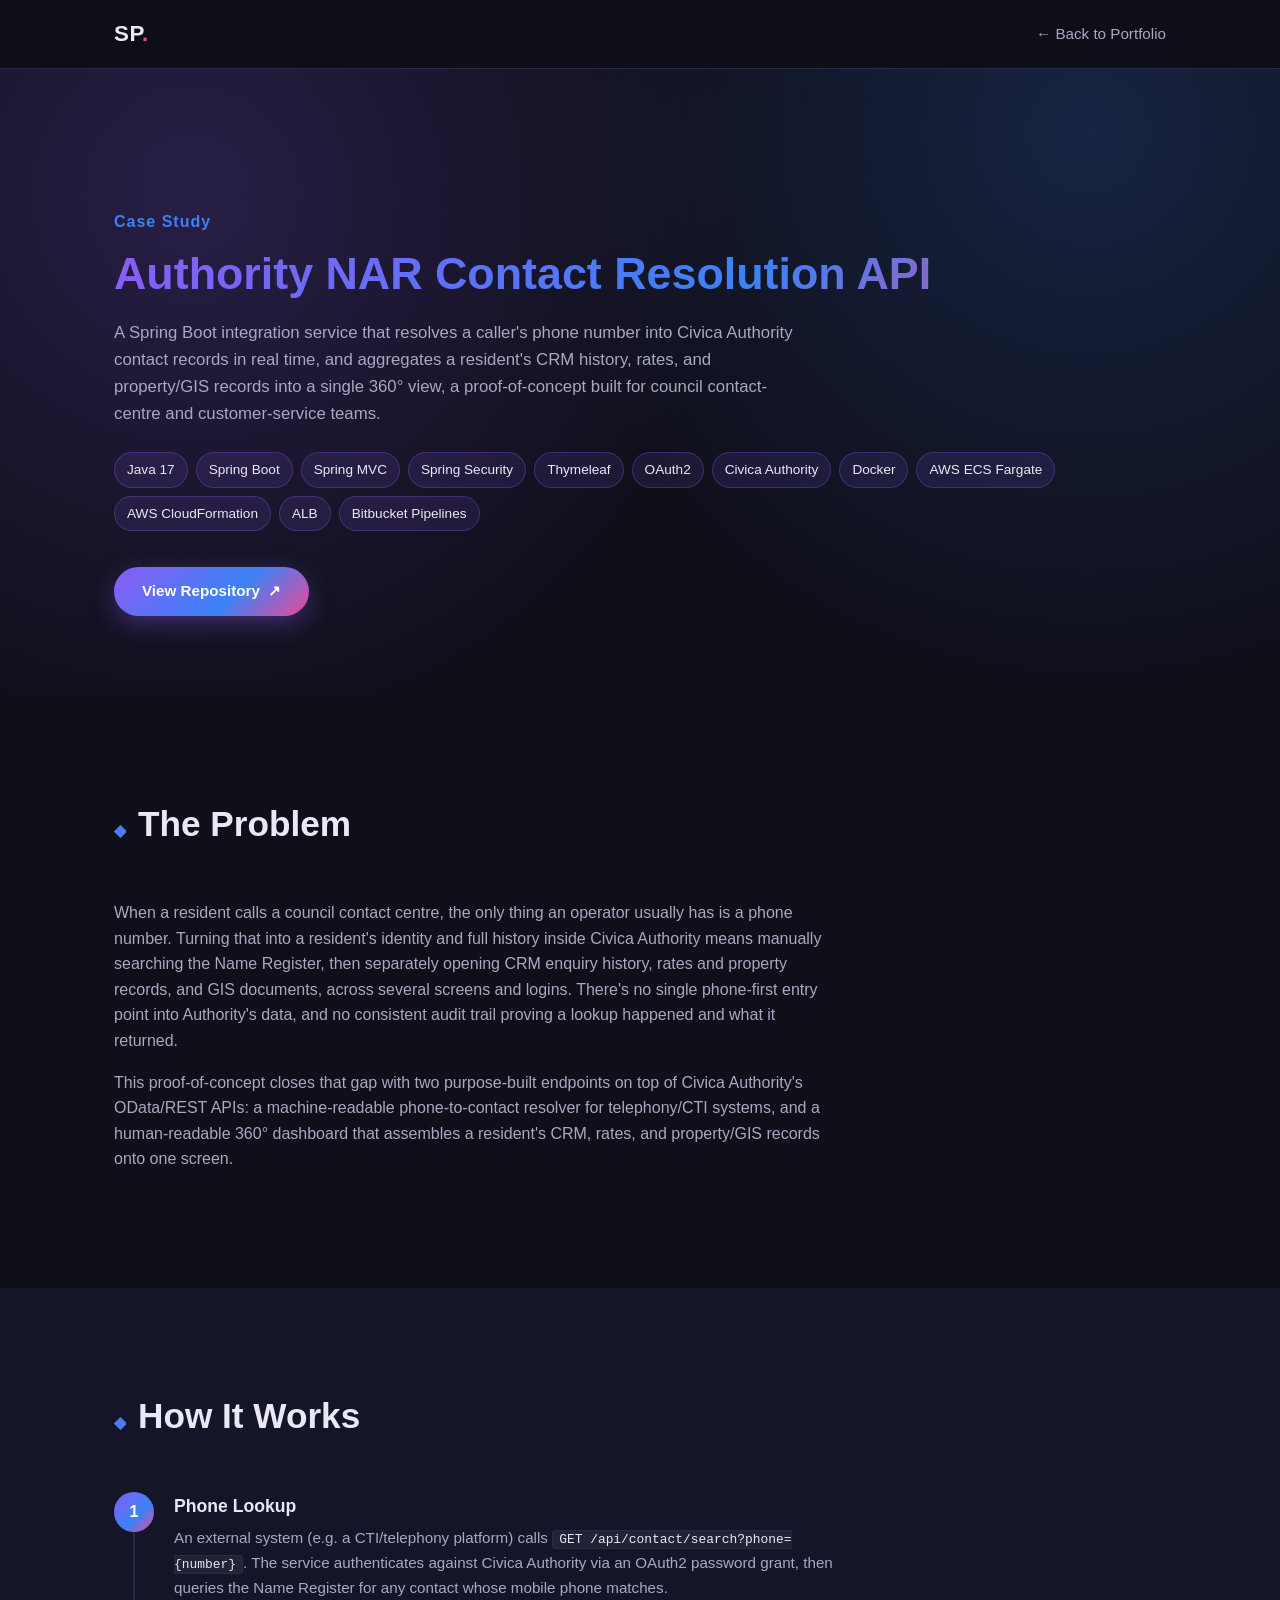
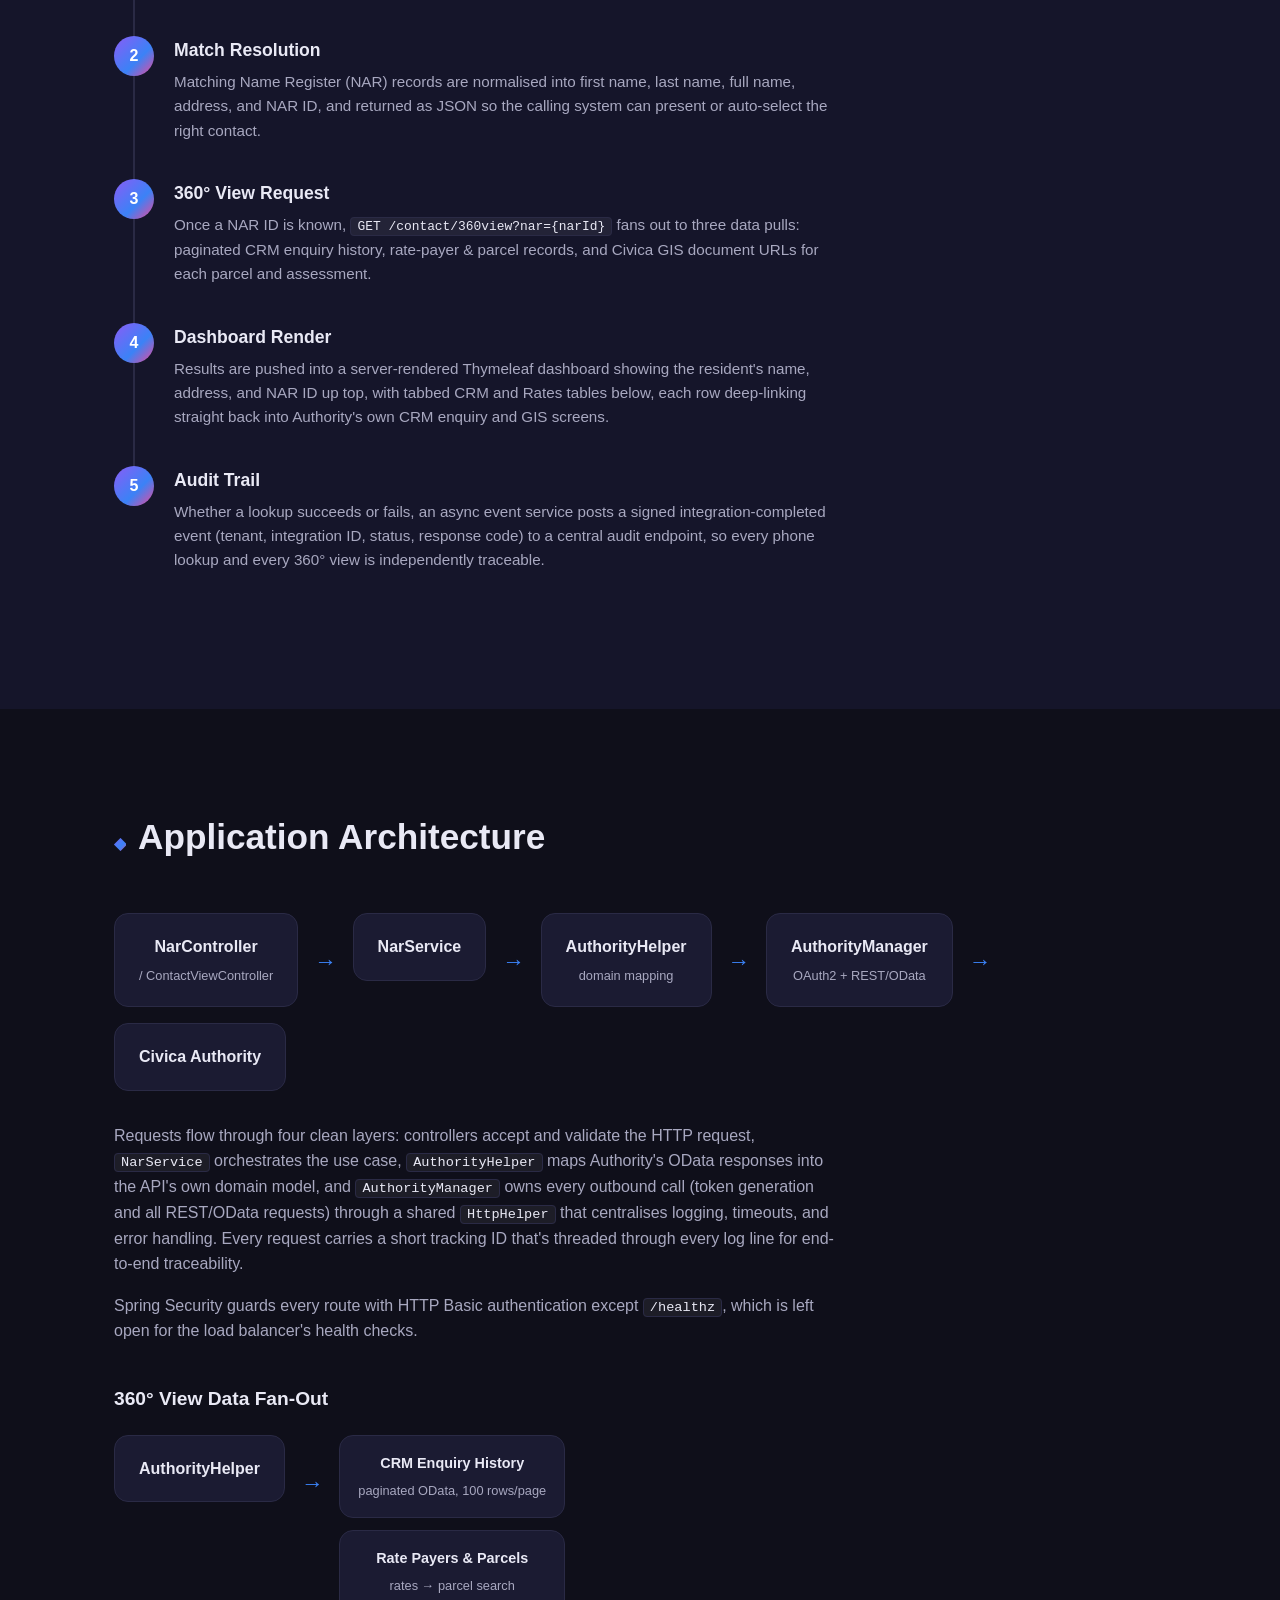
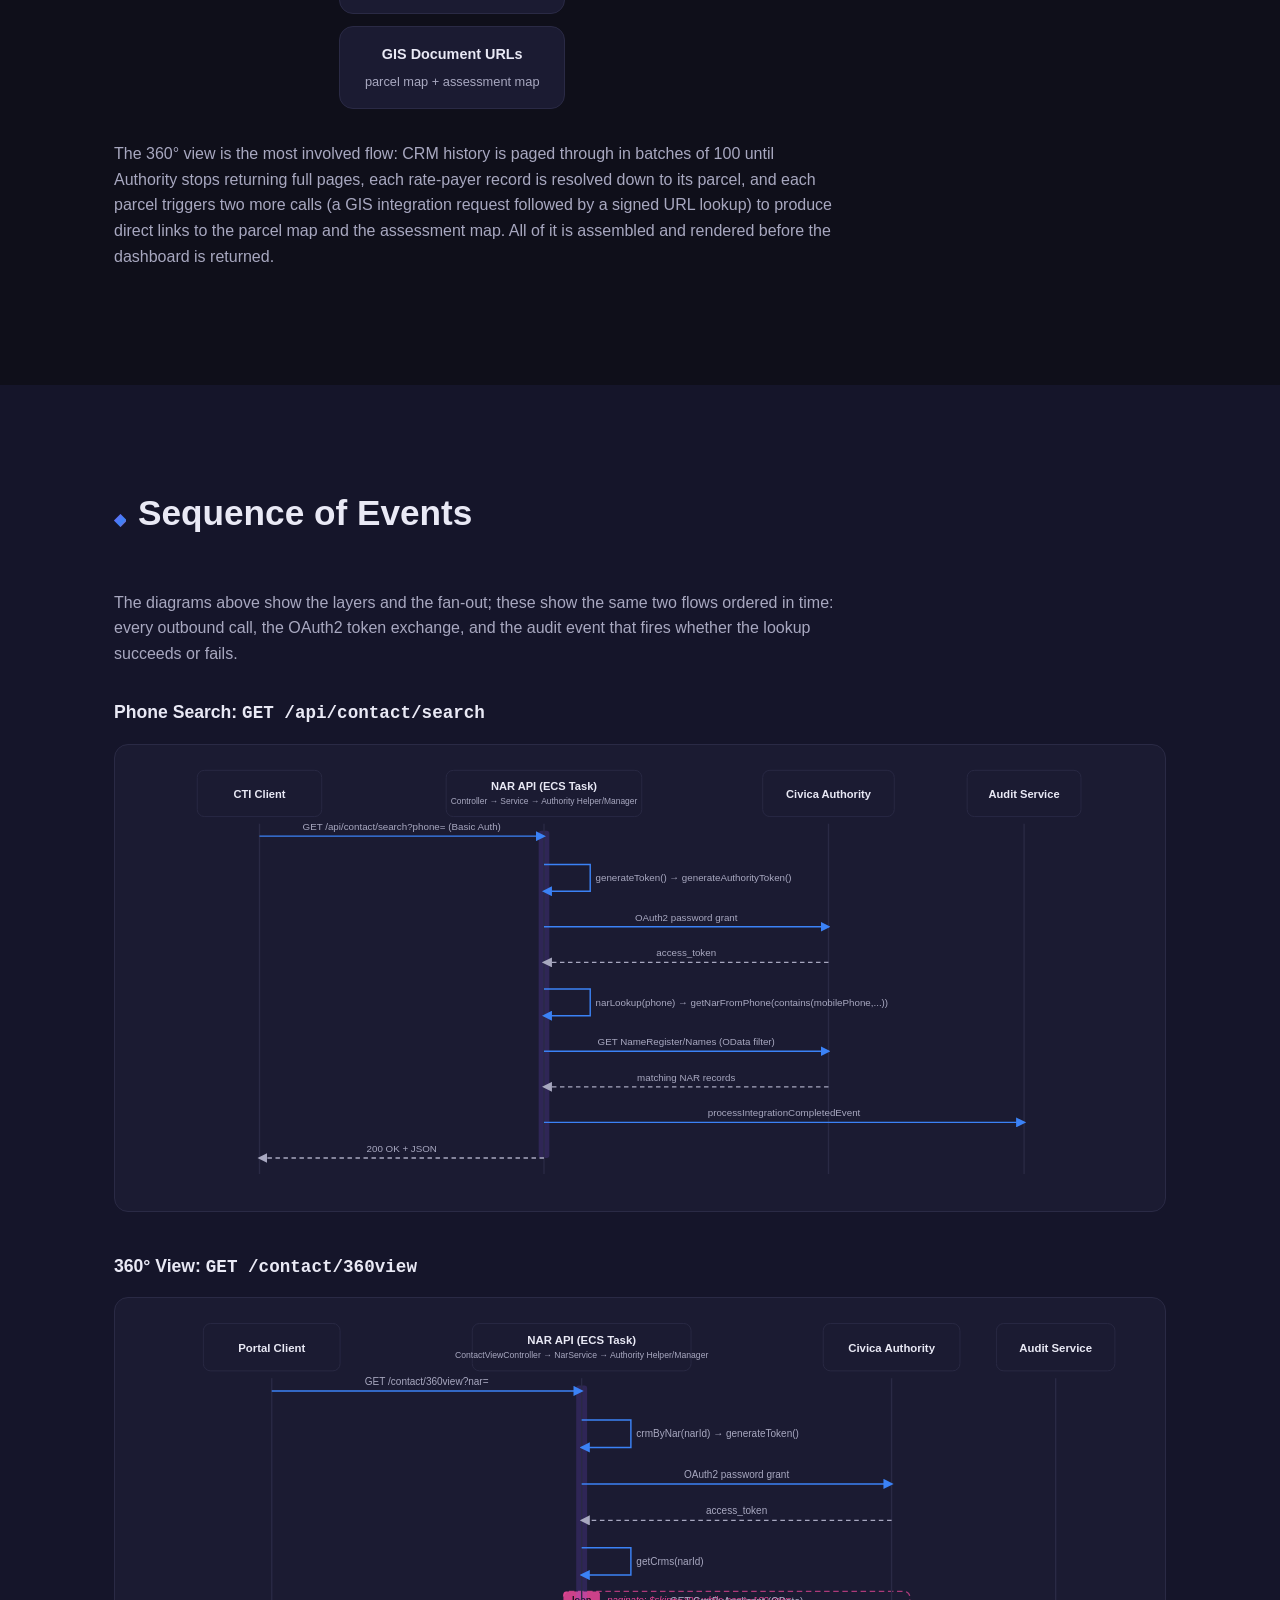
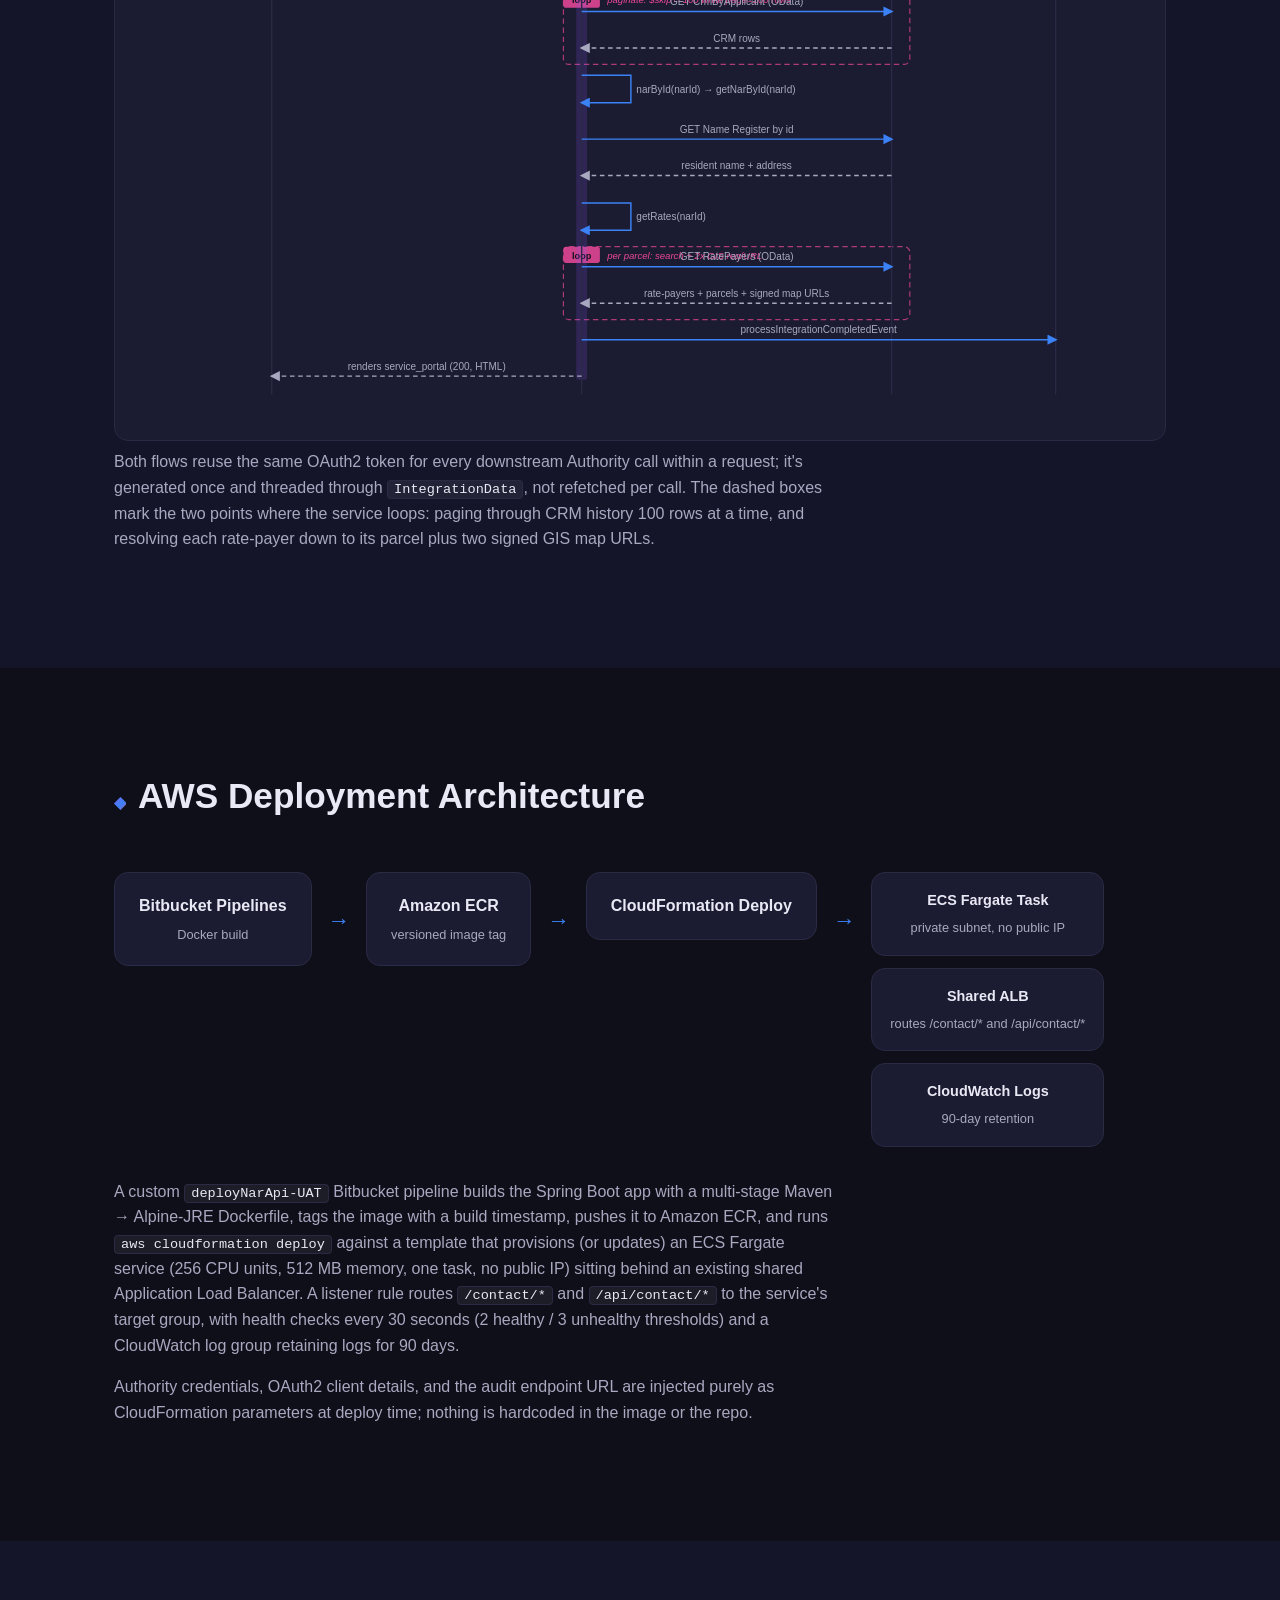
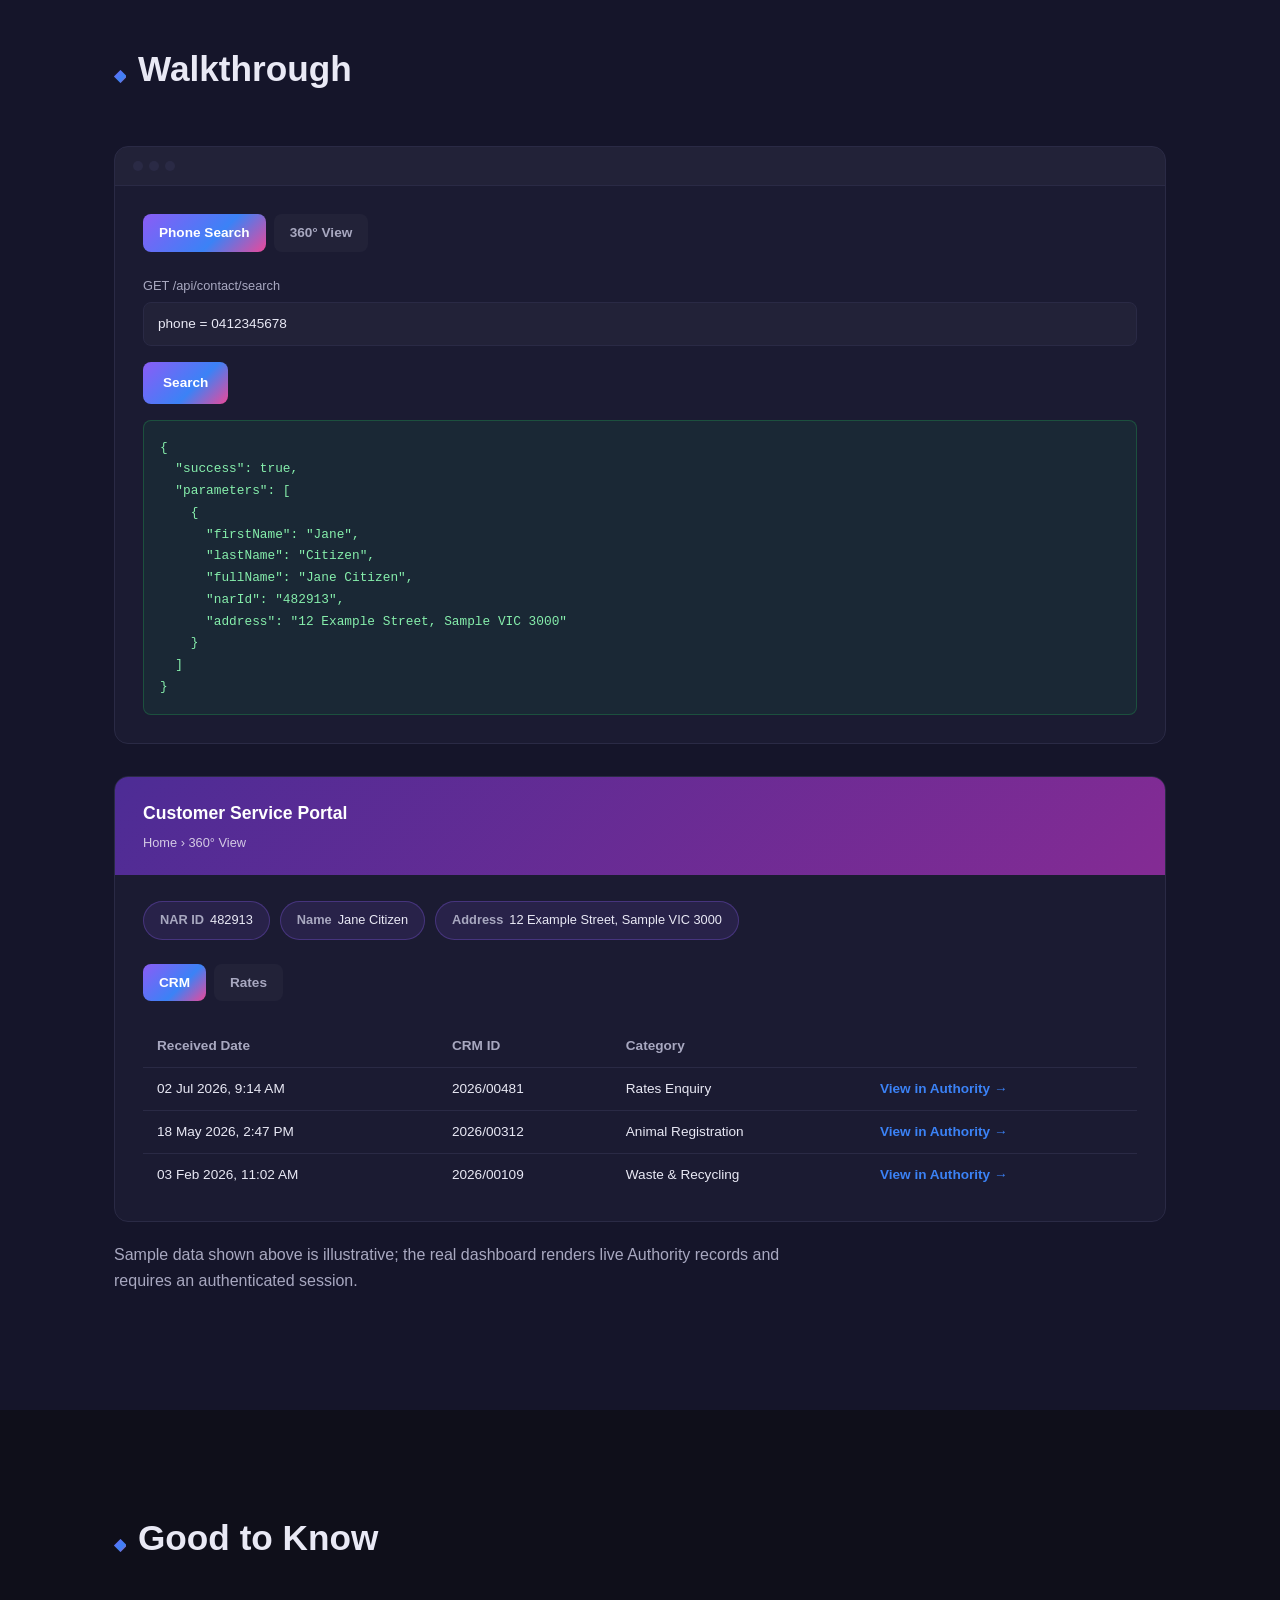
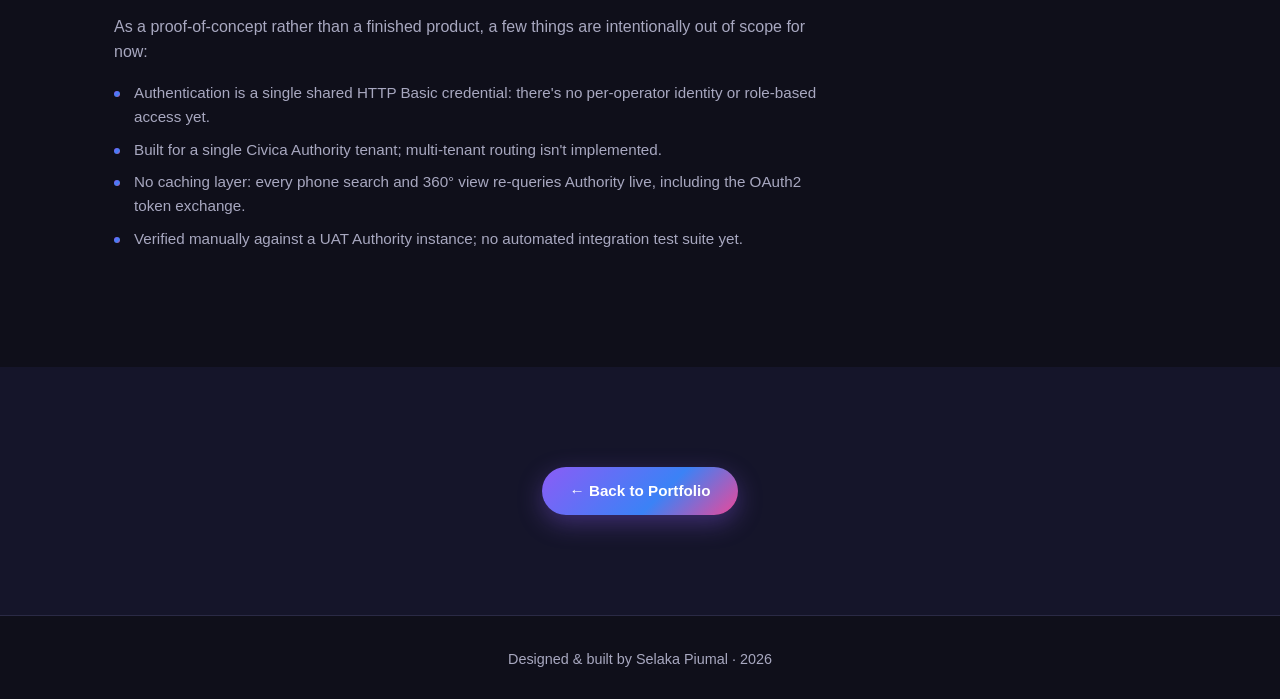
<file: projects/authority-narapi.html>
<!DOCTYPE html>
<html lang="en">
<head>
  <meta charset="UTF-8">
  <meta name="viewport" content="width=device-width, initial-scale=1.0">
  <title>Authority NAR Contact Resolution API | Selaka Piumal</title>
  <meta name="description" content="Case study: a Spring Boot integration service that resolves phone numbers into Civica Authority contact records and aggregates a resident's CRM, rates, and property history into one 360° view.">
  <link rel="stylesheet" href="../style.css">
</head>
<body>

  <header class="navbar">
    <div class="container navbar__inner">
      <a href="../index.html" class="navbar__brand">SP<span>.</span></a>
      <nav class="navbar__nav">
        <a href="../index.html#projects">&larr; Back to Portfolio</a>
      </nav>
    </div>
  </header>

  <main>
    <section class="project-hero">
      <div class="container">
        <p class="hero__eyebrow">Case Study</p>
        <h1 class="project-hero__title">Authority NAR Contact Resolution API</h1>
        <p class="project-hero__subtitle">
          A Spring Boot integration service that resolves a caller's phone number into
          Civica Authority contact records in real time, and aggregates a resident's CRM
          history, rates, and property/GIS records into a single 360&deg; view, a
          proof-of-concept built for council contact-centre and customer-service teams.
        </p>
        <ul class="tag-list">
          <li>Java 17</li><li>Spring Boot</li><li>Spring MVC</li><li>Spring Security</li>
          <li>Thymeleaf</li><li>OAuth2</li><li>Civica Authority</li><li>Docker</li>
          <li>AWS ECS Fargate</li><li>AWS CloudFormation</li><li>ALB</li><li>Bitbucket Pipelines</li>
        </ul>
        <div class="hero__cta">
          <a href="https://github.com/selakap/civica-nar-console" target="_blank" rel="noopener" class="btn btn--primary">View Repository</a>
        </div>
      </div>
    </section>

    <section class="section">
      <div class="container">
        <h2 class="section__heading"><span>&#9670;</span> The Problem</h2>
        <p class="project-copy">
          When a resident calls a council contact centre, the only thing an operator
          usually has is a phone number. Turning that into a resident's identity and
          full history inside Civica Authority means manually searching the Name
          Register, then separately opening CRM enquiry history, rates and property
          records, and GIS documents, across several screens and logins. There's no
          single phone-first entry point into Authority's data, and no consistent audit
          trail proving a lookup happened and what it returned.
        </p>
        <p class="project-copy">
          This proof-of-concept closes that gap with two purpose-built endpoints on top
          of Civica Authority's OData/REST APIs: a machine-readable phone-to-contact
          resolver for telephony/CTI systems, and a human-readable 360&deg; dashboard that
          assembles a resident's CRM, rates, and property/GIS records onto one screen.
        </p>
      </div>
    </section>

    <section class="section section--alt">
      <div class="container">
        <h2 class="section__heading"><span>&#9670;</span> How It Works</h2>
        <div class="process">
          <div class="process__step">
            <div class="process__marker"><span class="circle">1</span><span class="line"></span></div>
            <div class="process__content">
              <h4>Phone Lookup</h4>
              <p>An external system (e.g. a CTI/telephony platform) calls <code>GET /api/contact/search?phone={number}</code>. The service authenticates against Civica Authority via an OAuth2 password grant, then queries the Name Register for any contact whose mobile phone matches.</p>
            </div>
          </div>
          <div class="process__step">
            <div class="process__marker"><span class="circle">2</span><span class="line"></span></div>
            <div class="process__content">
              <h4>Match Resolution</h4>
              <p>Matching Name Register (NAR) records are normalised into first name, last name, full name, address, and NAR ID, and returned as JSON so the calling system can present or auto-select the right contact.</p>
            </div>
          </div>
          <div class="process__step">
            <div class="process__marker"><span class="circle">3</span><span class="line"></span></div>
            <div class="process__content">
              <h4>360&deg; View Request</h4>
              <p>Once a NAR ID is known, <code>GET /contact/360view?nar={narId}</code> fans out to three data pulls: paginated CRM enquiry history, rate-payer &amp; parcel records, and Civica GIS document URLs for each parcel and assessment.</p>
            </div>
          </div>
          <div class="process__step">
            <div class="process__marker"><span class="circle">4</span><span class="line"></span></div>
            <div class="process__content">
              <h4>Dashboard Render</h4>
              <p>Results are pushed into a server-rendered Thymeleaf dashboard showing the resident's name, address, and NAR ID up top, with tabbed CRM and Rates tables below, each row deep-linking straight back into Authority's own CRM enquiry and GIS screens.</p>
            </div>
          </div>
          <div class="process__step">
            <div class="process__marker"><span class="circle">5</span></div>
            <div class="process__content">
              <h4>Audit Trail</h4>
              <p>Whether a lookup succeeds or fails, an async event service posts a signed integration-completed event (tenant, integration ID, status, response code) to a central audit endpoint, so every phone lookup and every 360&deg; view is independently traceable.</p>
            </div>
          </div>
        </div>
      </div>
    </section>

    <section class="section">
      <div class="container">
        <h2 class="section__heading"><span>&#9670;</span> Application Architecture</h2>
        <div class="arch-diagram">
          <div class="arch-box">NarController<br><small>/ ContactViewController</small></div>
          <div class="arch-arrow">&rarr;</div>
          <div class="arch-box">NarService</div>
          <div class="arch-arrow">&rarr;</div>
          <div class="arch-box">AuthorityHelper<br><small>domain mapping</small></div>
          <div class="arch-arrow">&rarr;</div>
          <div class="arch-box">AuthorityManager<br><small>OAuth2 + REST/OData</small></div>
          <div class="arch-arrow">&rarr;</div>
          <div class="arch-box">Civica Authority</div>
        </div>
        <p class="project-copy">
          Requests flow through four clean layers: controllers accept and validate the
          HTTP request, <code>NarService</code> orchestrates the use case, <code>AuthorityHelper</code>
          maps Authority's OData responses into the API's own domain model, and
          <code>AuthorityManager</code> owns every outbound call (token generation and all
          REST/OData requests) through a shared <code>HttpHelper</code> that centralises
          logging, timeouts, and error handling. Every request carries a short tracking
          ID that's threaded through every log line for end-to-end traceability.
        </p>
        <p class="project-copy">
          Spring Security guards every route with HTTP Basic authentication except
          <code>/healthz</code>, which is left open for the load balancer's health checks.
        </p>

        <h3 style="margin: 40px 0 20px; font-size:1.2rem;">360&deg; View Data Fan-Out</h3>
        <div class="arch-diagram">
          <div class="arch-box">AuthorityHelper</div>
          <div class="arch-arrow">&rarr;</div>
          <div class="arch-branches">
            <div class="arch-box arch-box--small">CRM Enquiry History<br><small>paginated OData, 100 rows/page</small></div>
            <div class="arch-box arch-box--small">Rate Payers &amp; Parcels<br><small>rates &rarr; parcel search</small></div>
            <div class="arch-box arch-box--small">GIS Document URLs<br><small>parcel map + assessment map</small></div>
          </div>
        </div>
        <p class="project-copy">
          The 360&deg; view is the most involved flow: CRM history is paged through in
          batches of 100 until Authority stops returning full pages, each rate-payer
          record is resolved down to its parcel, and each parcel triggers two more
          calls (a GIS integration request followed by a signed URL lookup) to
          produce direct links to the parcel map and the assessment map. All of it is
          assembled and rendered before the dashboard is returned.
        </p>
      </div>
    </section>

    <section class="section section--alt">
      <div class="container">
        <h2 class="section__heading"><span>&#9670;</span> Sequence of Events</h2>
        <p class="project-copy">
          The diagrams above show the layers and the fan-out; these show the same
          two flows ordered in time: every outbound call, the OAuth2 token
          exchange, and the audit event that fires whether the lookup succeeds
          or fails.
        </p>

        <h3 style="margin: 32px 0 16px; font-size:1.1rem;">Phone Search: <code>GET /api/contact/search</code></h3>
        <div class="sequence-diagram-wrap">
          <svg viewBox="0 0 1136 480" role="img" aria-label="Sequence diagram of the phone search flow" class="sequence-diagram__svg">
            <defs>
              <marker id="seqNar1Arrow" viewBox="0 0 10 10" refX="8" refY="5" markerWidth="7" markerHeight="7" orient="auto-start-reverse">
                <path d="M0,0 L10,5 L0,10 z" fill="var(--accent-2)"></path>
              </marker>
              <marker id="seqNar1ArrowMuted" viewBox="0 0 10 10" refX="8" refY="5" markerWidth="7" markerHeight="7" orient="auto-start-reverse">
                <path d="M0,0 L10,5 L0,10 z" fill="var(--text-muted)"></path>
              </marker>
            </defs>
            <rect x="454" y="74" width="12" height="368" fill="var(--accent-1)" opacity="0.18" rx="3"></rect>
            <line x1="140" y1="66" x2="140" y2="460" stroke="var(--card-border)" stroke-width="1.5"></line>
            <line x1="460" y1="66" x2="460" y2="460" stroke="var(--card-border)" stroke-width="1.5"></line>
            <line x1="780" y1="66" x2="780" y2="460" stroke="var(--card-border)" stroke-width="1.5"></line>
            <line x1="1000" y1="66" x2="1000" y2="460" stroke="var(--card-border)" stroke-width="1.5"></line>
            <rect x="70" y="6" width="140" height="52" rx="8" fill="var(--card-bg)" stroke="var(--card-border)"></rect>
            <text x="140" y="37" text-anchor="middle" font-size="12.5" font-weight="700" fill="var(--text)">CTI Client</text>
            <rect x="350" y="6" width="220" height="52" rx="8" fill="var(--card-bg)" stroke="var(--card-border)"></rect>
            <text x="460" y="28" text-anchor="middle" font-size="12.5" font-weight="700" fill="var(--text)">NAR API (ECS Task)</text>
            <text x="460" y="44" text-anchor="middle" font-size="9.5" fill="var(--text-muted)">Controller &rarr; Service &rarr; Authority Helper/Manager</text>
            <rect x="706" y="6" width="148" height="52" rx="8" fill="var(--card-bg)" stroke="var(--card-border)"></rect>
            <text x="780" y="37" text-anchor="middle" font-size="12.5" font-weight="700" fill="var(--text)">Civica Authority</text>
            <rect x="936" y="6" width="128" height="52" rx="8" fill="var(--card-bg)" stroke="var(--card-border)"></rect>
            <text x="1000" y="37" text-anchor="middle" font-size="12.5" font-weight="700" fill="var(--text)">Audit Service</text>
            <line x1="140" y1="80" x2="460" y2="80" stroke="var(--accent-2)" stroke-width="1.6" marker-end="url(#seqNar1Arrow)"></line>
            <text x="300" y="73" text-anchor="middle" font-size="11" fill="var(--text-muted)">GET /api/contact/search?phone= (Basic Auth)</text>
            <path d="M460,112 L512,112 L512,142 L460,142" fill="none" stroke="var(--accent-2)" stroke-width="1.6" marker-end="url(#seqNar1Arrow)"></path>
            <text x="518" y="131" font-size="11" fill="var(--text-muted)">generateToken() &rarr; generateAuthorityToken()</text>
            <line x1="460" y1="182" x2="780" y2="182" stroke="var(--accent-2)" stroke-width="1.6" marker-end="url(#seqNar1Arrow)"></line>
            <text x="620" y="175" text-anchor="middle" font-size="11" fill="var(--text-muted)">OAuth2 password grant</text>
            <line x1="780" y1="222" x2="460" y2="222" stroke="var(--text-muted)" stroke-width="1.6" stroke-dasharray="5 4" marker-end="url(#seqNar1ArrowMuted)"></line>
            <text x="620" y="215" text-anchor="middle" font-size="11" fill="var(--text-muted)">access_token</text>
            <path d="M460,252 L512,252 L512,282 L460,282" fill="none" stroke="var(--accent-2)" stroke-width="1.6" marker-end="url(#seqNar1Arrow)"></path>
            <text x="518" y="271" font-size="11" fill="var(--text-muted)">narLookup(phone) &rarr; getNarFromPhone(contains(mobilePhone,...))</text>
            <line x1="460" y1="322" x2="780" y2="322" stroke="var(--accent-2)" stroke-width="1.6" marker-end="url(#seqNar1Arrow)"></line>
            <text x="620" y="315" text-anchor="middle" font-size="11" fill="var(--text-muted)">GET NameRegister/Names (OData filter)</text>
            <line x1="780" y1="362" x2="460" y2="362" stroke="var(--text-muted)" stroke-width="1.6" stroke-dasharray="5 4" marker-end="url(#seqNar1ArrowMuted)"></line>
            <text x="620" y="355" text-anchor="middle" font-size="11" fill="var(--text-muted)">matching NAR records</text>
            <line x1="460" y1="402" x2="1000" y2="402" stroke="var(--accent-2)" stroke-width="1.6" marker-end="url(#seqNar1Arrow)"></line>
            <text x="730" y="395" text-anchor="middle" font-size="11" fill="var(--text-muted)">processIntegrationCompletedEvent</text>
            <line x1="460" y1="442" x2="140" y2="442" stroke="var(--text-muted)" stroke-width="1.6" stroke-dasharray="5 4" marker-end="url(#seqNar1ArrowMuted)"></line>
            <text x="300" y="435" text-anchor="middle" font-size="11" fill="var(--text-muted)">200 OK + JSON</text>
          </svg>
        </div>

        <h3 style="margin: 40px 0 16px; font-size:1.1rem;">360&deg; View: <code>GET /contact/360view</code></h3>
        <div class="sequence-diagram-wrap">
          <svg viewBox="0 0 1108 770" role="img" aria-label="Sequence diagram of the 360 degree view flow" class="sequence-diagram__svg">
            <defs>
              <marker id="seqNar2Arrow" viewBox="0 0 10 10" refX="8" refY="5" markerWidth="7" markerHeight="7" orient="auto-start-reverse">
                <path d="M0,0 L10,5 L0,10 z" fill="var(--accent-2)"></path>
              </marker>
              <marker id="seqNar2ArrowMuted" viewBox="0 0 10 10" refX="8" refY="5" markerWidth="7" markerHeight="7" orient="auto-start-reverse">
                <path d="M0,0 L10,5 L0,10 z" fill="var(--text-muted)"></path>
              </marker>
            </defs>
            <rect x="470" y="300" width="380" height="80" fill="none" stroke="var(--accent-3)" stroke-width="1.3" stroke-dasharray="6 4" rx="6" opacity="0.7"></rect>
            <rect x="470" y="300" width="40" height="18" fill="var(--accent-3)" opacity="0.85" rx="3"></rect>
            <text x="490" y="313" text-anchor="middle" font-size="10" font-weight="700" fill="#0f0f1a">loop</text>
            <text x="518" y="313" font-size="10.5" font-style="italic" fill="var(--accent-3)">paginate: $skip+=100 while page=100 rows</text>
            <rect x="470" y="580" width="380" height="80" fill="none" stroke="var(--accent-3)" stroke-width="1.3" stroke-dasharray="6 4" rx="6" opacity="0.7"></rect>
            <rect x="470" y="580" width="40" height="18" fill="var(--accent-3)" opacity="0.85" rx="3"></rect>
            <text x="490" y="593" text-anchor="middle" font-size="10" font-weight="700" fill="#0f0f1a">loop</text>
            <text x="518" y="593" font-size="10.5" font-style="italic" fill="var(--accent-3)">per parcel: search + 2x GIS req/URL</text>
            <rect x="484" y="74" width="12" height="652" fill="var(--accent-1)" opacity="0.18" rx="3"></rect>
            <line x1="150" y1="66" x2="150" y2="742" stroke="var(--card-border)" stroke-width="1.5"></line>
            <line x1="490" y1="66" x2="490" y2="742" stroke="var(--card-border)" stroke-width="1.5"></line>
            <line x1="830" y1="66" x2="830" y2="742" stroke="var(--card-border)" stroke-width="1.5"></line>
            <line x1="1010" y1="66" x2="1010" y2="742" stroke="var(--card-border)" stroke-width="1.5"></line>
            <rect x="75" y="6" width="150" height="52" rx="8" fill="var(--card-bg)" stroke="var(--card-border)"></rect>
            <text x="150" y="37" text-anchor="middle" font-size="12.5" font-weight="700" fill="var(--text)">Portal Client</text>
            <rect x="370" y="6" width="240" height="52" rx="8" fill="var(--card-bg)" stroke="var(--card-border)"></rect>
            <text x="490" y="28" text-anchor="middle" font-size="12.5" font-weight="700" fill="var(--text)">NAR API (ECS Task)</text>
            <text x="490" y="44" text-anchor="middle" font-size="9.5" fill="var(--text-muted)">ContactViewController &rarr; NarService &rarr; Authority Helper/Manager</text>
            <rect x="755" y="6" width="150" height="52" rx="8" fill="var(--card-bg)" stroke="var(--card-border)"></rect>
            <text x="830" y="37" text-anchor="middle" font-size="12.5" font-weight="700" fill="var(--text)">Civica Authority</text>
            <rect x="945" y="6" width="130" height="52" rx="8" fill="var(--card-bg)" stroke="var(--card-border)"></rect>
            <text x="1010" y="37" text-anchor="middle" font-size="12.5" font-weight="700" fill="var(--text)">Audit Service</text>
            <line x1="150" y1="80" x2="490" y2="80" stroke="var(--accent-2)" stroke-width="1.6" marker-end="url(#seqNar2Arrow)"></line>
            <text x="320" y="73" text-anchor="middle" font-size="11" fill="var(--text-muted)">GET /contact/360view?nar=</text>
            <path d="M490,112 L544,112 L544,142 L490,142" fill="none" stroke="var(--accent-2)" stroke-width="1.6" marker-end="url(#seqNar2Arrow)"></path>
            <text x="550" y="131" font-size="11" fill="var(--text-muted)">crmByNar(narId) &rarr; generateToken()</text>
            <line x1="490" y1="182" x2="830" y2="182" stroke="var(--accent-2)" stroke-width="1.6" marker-end="url(#seqNar2Arrow)"></line>
            <text x="660" y="175" text-anchor="middle" font-size="11" fill="var(--text-muted)">OAuth2 password grant</text>
            <line x1="830" y1="222" x2="490" y2="222" stroke="var(--text-muted)" stroke-width="1.6" stroke-dasharray="5 4" marker-end="url(#seqNar2ArrowMuted)"></line>
            <text x="660" y="215" text-anchor="middle" font-size="11" fill="var(--text-muted)">access_token</text>
            <path d="M490,252 L544,252 L544,282 L490,282" fill="none" stroke="var(--accent-2)" stroke-width="1.6" marker-end="url(#seqNar2Arrow)"></path>
            <text x="550" y="271" font-size="11" fill="var(--text-muted)">getCrms(narId)</text>
            <line x1="490" y1="322" x2="830" y2="322" stroke="var(--accent-2)" stroke-width="1.6" marker-end="url(#seqNar2Arrow)"></line>
            <text x="660" y="315" text-anchor="middle" font-size="11" fill="var(--text-muted)">GET CrmByApplicant (OData)</text>
            <line x1="830" y1="362" x2="490" y2="362" stroke="var(--text-muted)" stroke-width="1.6" stroke-dasharray="5 4" marker-end="url(#seqNar2ArrowMuted)"></line>
            <text x="660" y="355" text-anchor="middle" font-size="11" fill="var(--text-muted)">CRM rows</text>
            <path d="M490,392 L544,392 L544,422 L490,422" fill="none" stroke="var(--accent-2)" stroke-width="1.6" marker-end="url(#seqNar2Arrow)"></path>
            <text x="550" y="411" font-size="11" fill="var(--text-muted)">narById(narId) &rarr; getNarById(narId)</text>
            <line x1="490" y1="462" x2="830" y2="462" stroke="var(--accent-2)" stroke-width="1.6" marker-end="url(#seqNar2Arrow)"></line>
            <text x="660" y="455" text-anchor="middle" font-size="11" fill="var(--text-muted)">GET Name Register by id</text>
            <line x1="830" y1="502" x2="490" y2="502" stroke="var(--text-muted)" stroke-width="1.6" stroke-dasharray="5 4" marker-end="url(#seqNar2ArrowMuted)"></line>
            <text x="660" y="495" text-anchor="middle" font-size="11" fill="var(--text-muted)">resident name + address</text>
            <path d="M490,532 L544,532 L544,562 L490,562" fill="none" stroke="var(--accent-2)" stroke-width="1.6" marker-end="url(#seqNar2Arrow)"></path>
            <text x="550" y="551" font-size="11" fill="var(--text-muted)">getRates(narId)</text>
            <line x1="490" y1="602" x2="830" y2="602" stroke="var(--accent-2)" stroke-width="1.6" marker-end="url(#seqNar2Arrow)"></line>
            <text x="660" y="595" text-anchor="middle" font-size="11" fill="var(--text-muted)">GET RatePayers (OData)</text>
            <line x1="830" y1="642" x2="490" y2="642" stroke="var(--text-muted)" stroke-width="1.6" stroke-dasharray="5 4" marker-end="url(#seqNar2ArrowMuted)"></line>
            <text x="660" y="635" text-anchor="middle" font-size="11" fill="var(--text-muted)">rate-payers + parcels + signed map URLs</text>
            <line x1="490" y1="682" x2="1010" y2="682" stroke="var(--accent-2)" stroke-width="1.6" marker-end="url(#seqNar2Arrow)"></line>
            <text x="750" y="675" text-anchor="middle" font-size="11" fill="var(--text-muted)">processIntegrationCompletedEvent</text>
            <line x1="490" y1="722" x2="150" y2="722" stroke="var(--text-muted)" stroke-width="1.6" stroke-dasharray="5 4" marker-end="url(#seqNar2ArrowMuted)"></line>
            <text x="320" y="715" text-anchor="middle" font-size="11" fill="var(--text-muted)">renders service_portal (200, HTML)</text>
          </svg>
        </div>
        <p class="project-copy" style="margin-top:-12px;">
          Both flows reuse the same OAuth2 token for every downstream Authority
          call within a request; it's generated once and threaded through
          <code>IntegrationData</code>, not refetched per call. The dashed boxes
          mark the two points where the service loops: paging through CRM
          history 100 rows at a time, and resolving each rate-payer down to its
          parcel plus two signed GIS map URLs.
        </p>
      </div>
    </section>

    <section class="section">
      <div class="container">
        <h2 class="section__heading"><span>&#9670;</span> AWS Deployment Architecture</h2>
        <div class="arch-diagram">
          <div class="arch-box">Bitbucket Pipelines<br><small>Docker build</small></div>
          <div class="arch-arrow">&rarr;</div>
          <div class="arch-box">Amazon ECR<br><small>versioned image tag</small></div>
          <div class="arch-arrow">&rarr;</div>
          <div class="arch-box">CloudFormation Deploy</div>
          <div class="arch-arrow">&rarr;</div>
          <div class="arch-branches">
            <div class="arch-box arch-box--small">ECS Fargate Task<br><small>private subnet, no public IP</small></div>
            <div class="arch-box arch-box--small">Shared ALB<br><small>routes /contact/* and /api/contact/*</small></div>
            <div class="arch-box arch-box--small">CloudWatch Logs<br><small>90-day retention</small></div>
          </div>
        </div>
        <p class="project-copy">
          A custom <code>deployNarApi-UAT</code> Bitbucket pipeline builds the Spring Boot
          app with a multi-stage Maven &rarr; Alpine-JRE Dockerfile, tags the image with a
          build timestamp, pushes it to Amazon ECR, and runs
          <code>aws cloudformation deploy</code> against a template that provisions (or
          updates) an ECS Fargate service (256 CPU units, 512&nbsp;MB memory, one task,
          no public IP) sitting behind an existing shared Application Load Balancer.
          A listener rule routes <code>/contact/*</code> and <code>/api/contact/*</code> to the
          service's target group, with health checks every 30 seconds (2 healthy / 3
          unhealthy thresholds) and a CloudWatch log group retaining logs for 90 days.
        </p>
        <p class="project-copy">
          Authority credentials, OAuth2 client details, and the audit endpoint URL are
          injected purely as CloudFormation parameters at deploy time; nothing is
          hardcoded in the image or the repo.
        </p>
      </div>
    </section>

    <section class="section section--alt">
      <div class="container">
        <h2 class="section__heading"><span>&#9670;</span> Walkthrough</h2>

        <div class="mockup">
          <div class="mockup__bar"><span class="mockup__dot"></span><span class="mockup__dot"></span><span class="mockup__dot"></span></div>
          <div class="mockup__body">
            <div class="mockup__tabs">
              <span class="mockup__tab mockup__tab--active">Phone Search</span>
              <span class="mockup__tab">360&deg; View</span>
            </div>
            <div class="mockup__field">
              <label>GET /api/contact/search</label>
              <div class="mockup__input">phone = 0412345678</div>
            </div>
            <span class="mockup__button">Search</span>
            <div class="mockup__result">
              {<br>
              &nbsp;&nbsp;"success": true,<br>
              &nbsp;&nbsp;"parameters": [<br>
              &nbsp;&nbsp;&nbsp;&nbsp;{<br>
              &nbsp;&nbsp;&nbsp;&nbsp;&nbsp;&nbsp;"firstName": "Jane",<br>
              &nbsp;&nbsp;&nbsp;&nbsp;&nbsp;&nbsp;"lastName": "Citizen",<br>
              &nbsp;&nbsp;&nbsp;&nbsp;&nbsp;&nbsp;"fullName": "Jane Citizen",<br>
              &nbsp;&nbsp;&nbsp;&nbsp;&nbsp;&nbsp;"narId": "482913",<br>
              &nbsp;&nbsp;&nbsp;&nbsp;&nbsp;&nbsp;"address": "12 Example Street, Sample VIC 3000"<br>
              &nbsp;&nbsp;&nbsp;&nbsp;}<br>
              &nbsp;&nbsp;]<br>
              }
            </div>
          </div>
        </div>

        <div class="portal-mock">
          <div class="portal-mock__header">
            <h4>Customer Service Portal</h4>
            <p class="portal-mock__breadcrumb">Home &rsaquo; 360&deg; View</p>
          </div>
          <div class="portal-mock__body">
            <div class="portal-mock__pills">
              <span class="portal-pill"><strong>NAR ID</strong>482913</span>
              <span class="portal-pill"><strong>Name</strong>Jane Citizen</span>
              <span class="portal-pill"><strong>Address</strong>12 Example Street, Sample VIC 3000</span>
            </div>
            <div class="mockup__tabs">
              <span class="mockup__tab mockup__tab--active">CRM</span>
              <span class="mockup__tab">Rates</span>
            </div>
            <div class="portal-table-wrap">
              <table class="portal-table">
                <thead>
                  <tr><th>Received Date</th><th>CRM ID</th><th>Category</th><th></th></tr>
                </thead>
                <tbody>
                  <tr><td>02 Jul 2026, 9:14 AM</td><td>2026/00481</td><td>Rates Enquiry</td><td><a href="#">View in Authority &rarr;</a></td></tr>
                  <tr><td>18 May 2026, 2:47 PM</td><td>2026/00312</td><td>Animal Registration</td><td><a href="#">View in Authority &rarr;</a></td></tr>
                  <tr><td>03 Feb 2026, 11:02 AM</td><td>2026/00109</td><td>Waste &amp; Recycling</td><td><a href="#">View in Authority &rarr;</a></td></tr>
                </tbody>
              </table>
            </div>
          </div>
        </div>
        <p class="project-copy" style="margin-top:-12px;">
          Sample data shown above is illustrative; the real dashboard renders live
          Authority records and requires an authenticated session.
        </p>
      </div>
    </section>

    <section class="section">
      <div class="container">
        <h2 class="section__heading"><span>&#9670;</span> Good to Know</h2>
        <p class="project-copy">
          As a proof-of-concept rather than a finished product, a few things are
          intentionally out of scope for now:
        </p>
        <ul class="timeline__bullets project-copy">
          <li>Authentication is a single shared HTTP Basic credential: there's no per-operator identity or role-based access yet.</li>
          <li>Built for a single Civica Authority tenant; multi-tenant routing isn't implemented.</li>
          <li>No caching layer: every phone search and 360&deg; view re-queries Authority live, including the OAuth2 token exchange.</li>
          <li>Verified manually against a UAT Authority instance; no automated integration test suite yet.</li>
        </ul>
      </div>
    </section>

    <section class="section section--contact">
      <div class="container contact__inner">
        <a href="../index.html#projects" class="btn btn--primary btn--back">&larr; Back to Portfolio</a>
      </div>
    </section>
  </main>

  <footer class="footer">
    <div class="container">
      <p>Designed &amp; built by Selaka Piumal &middot; <span id="year"></span></p>
    </div>
  </footer>

  <script src="../script.js"></script>
</body>
</html>
</file>
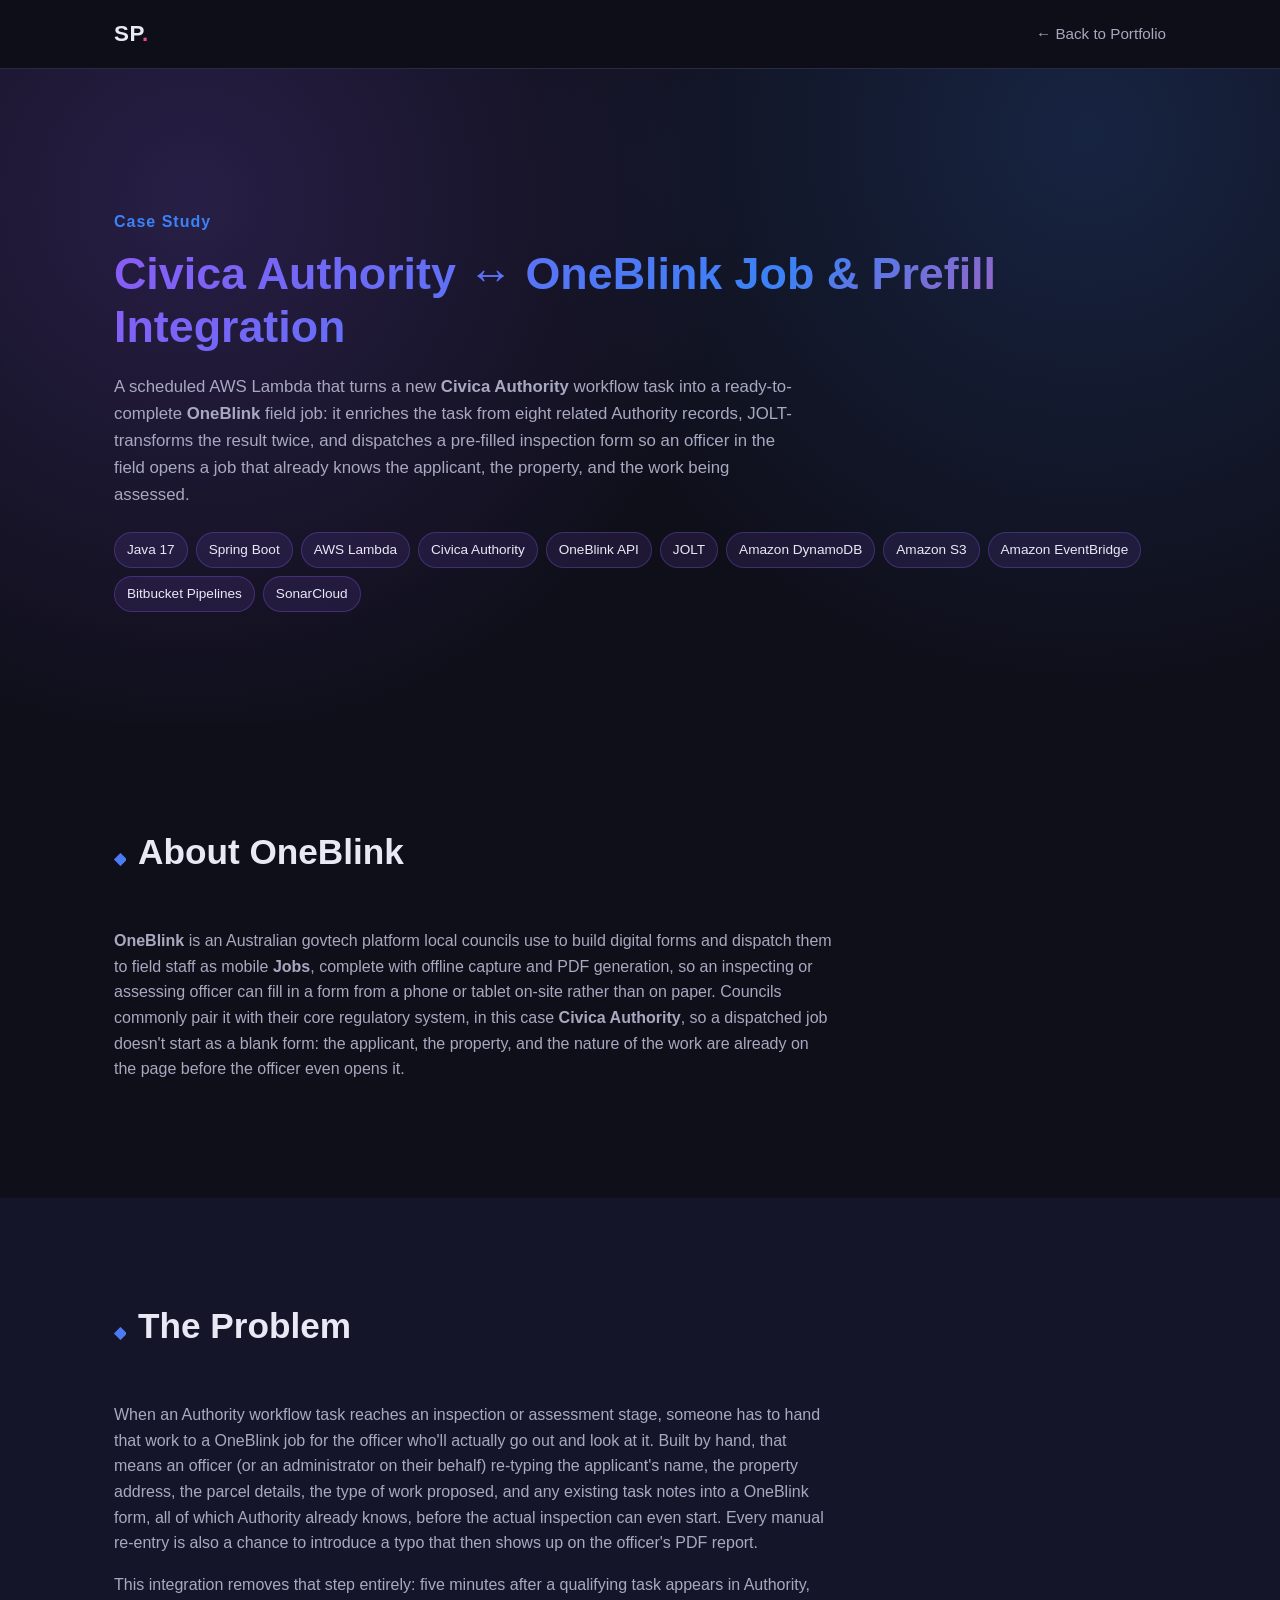
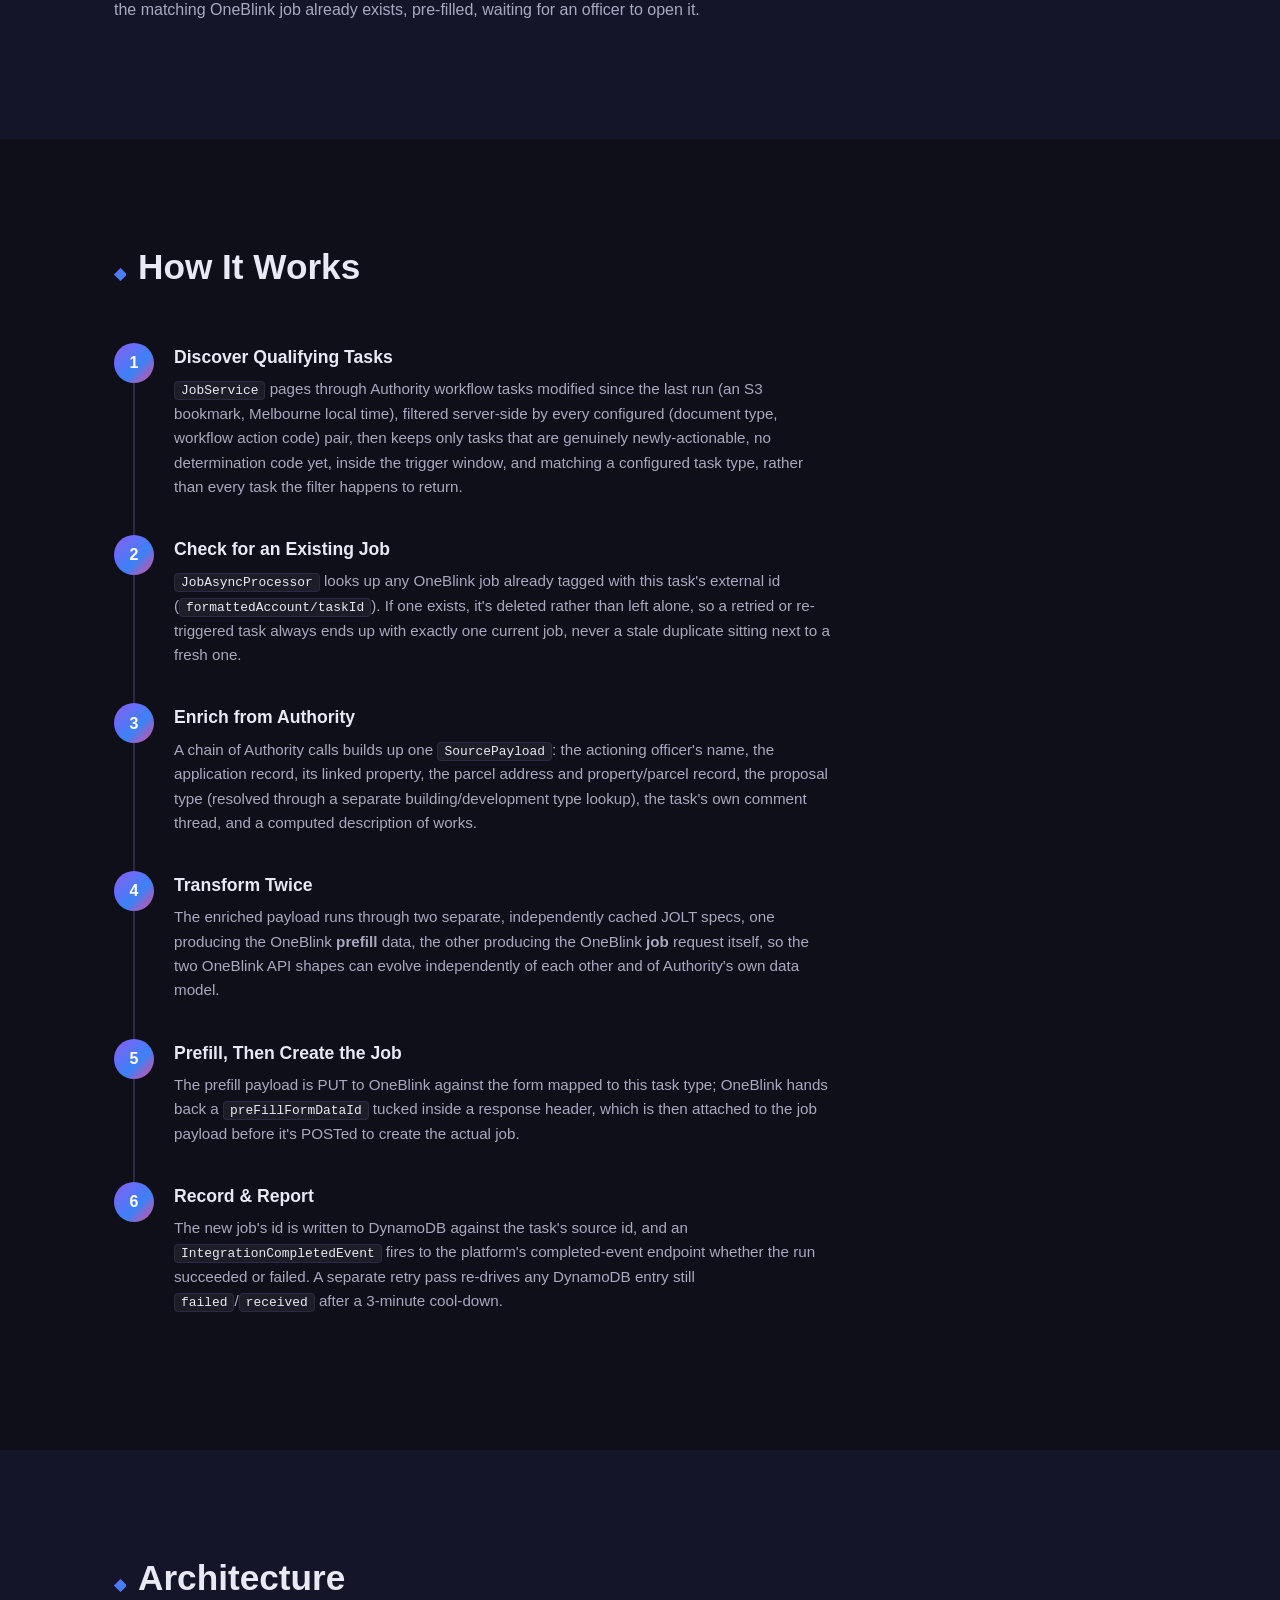
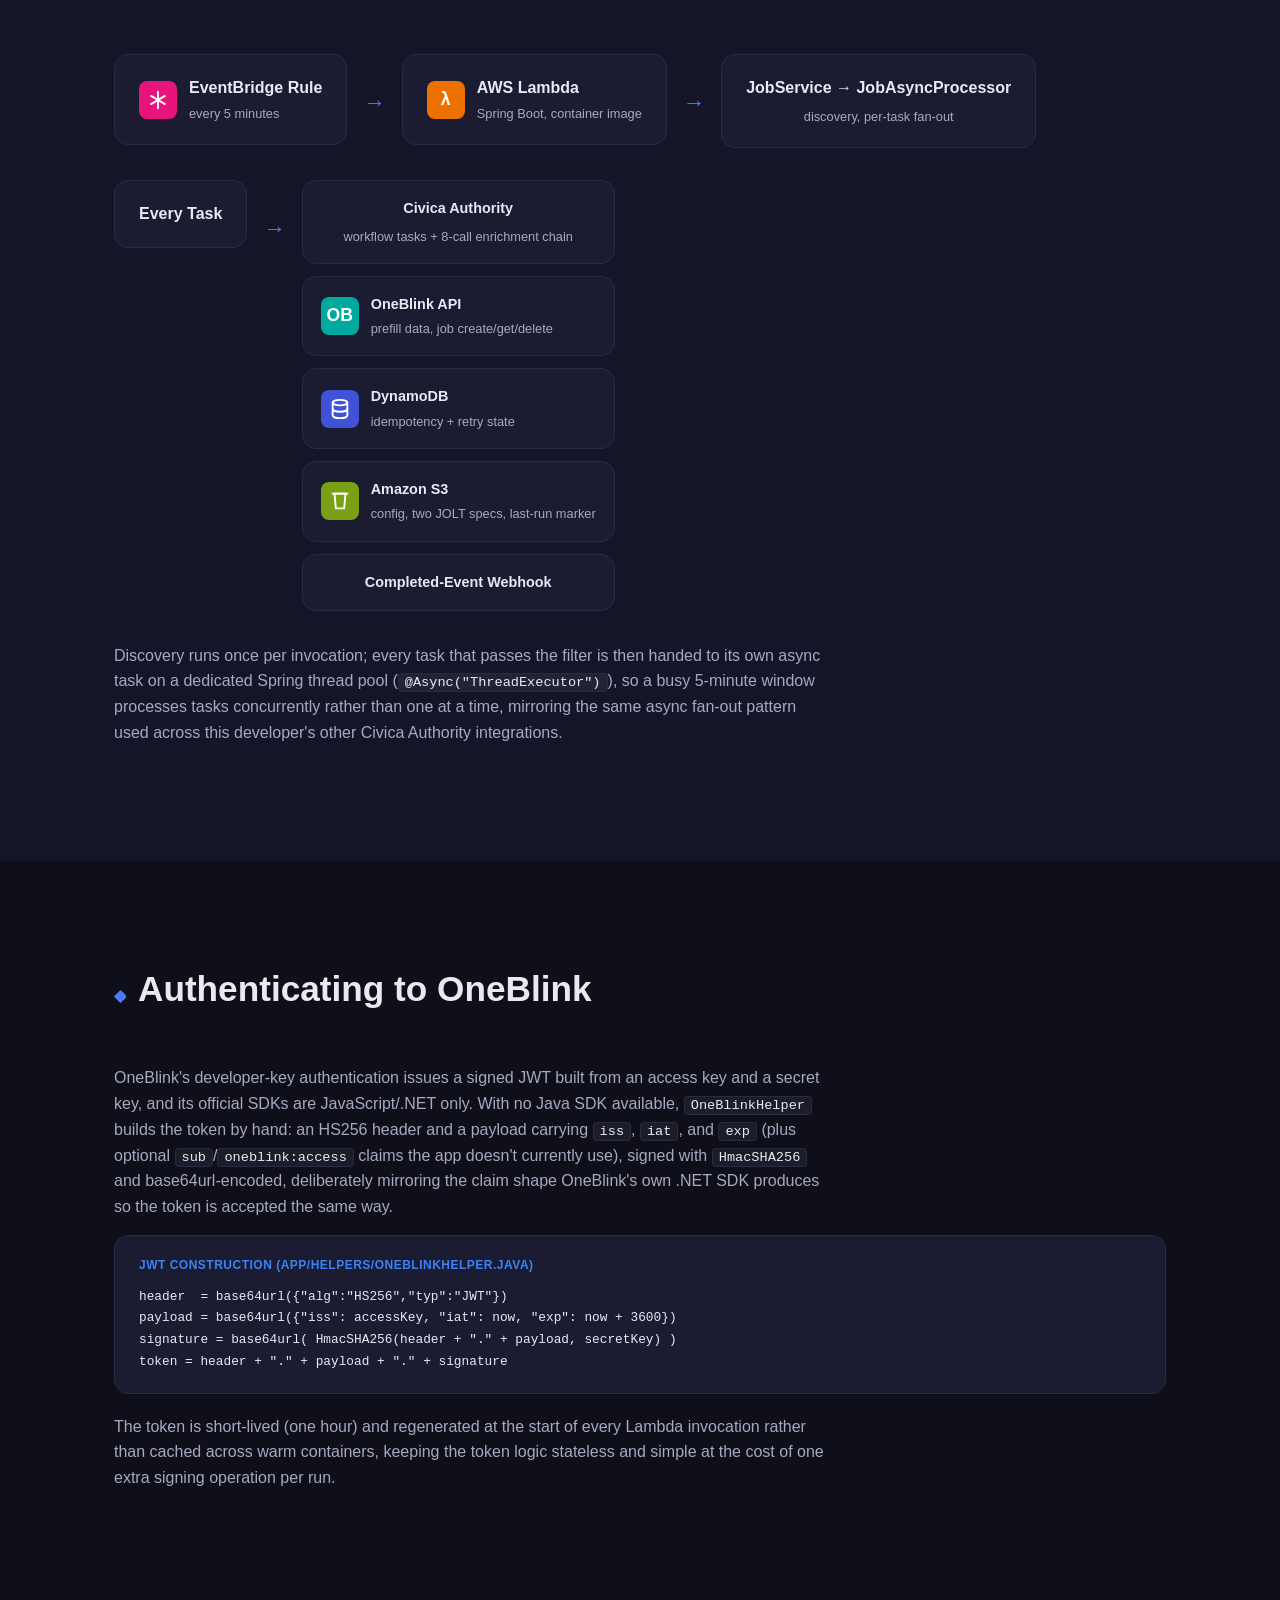
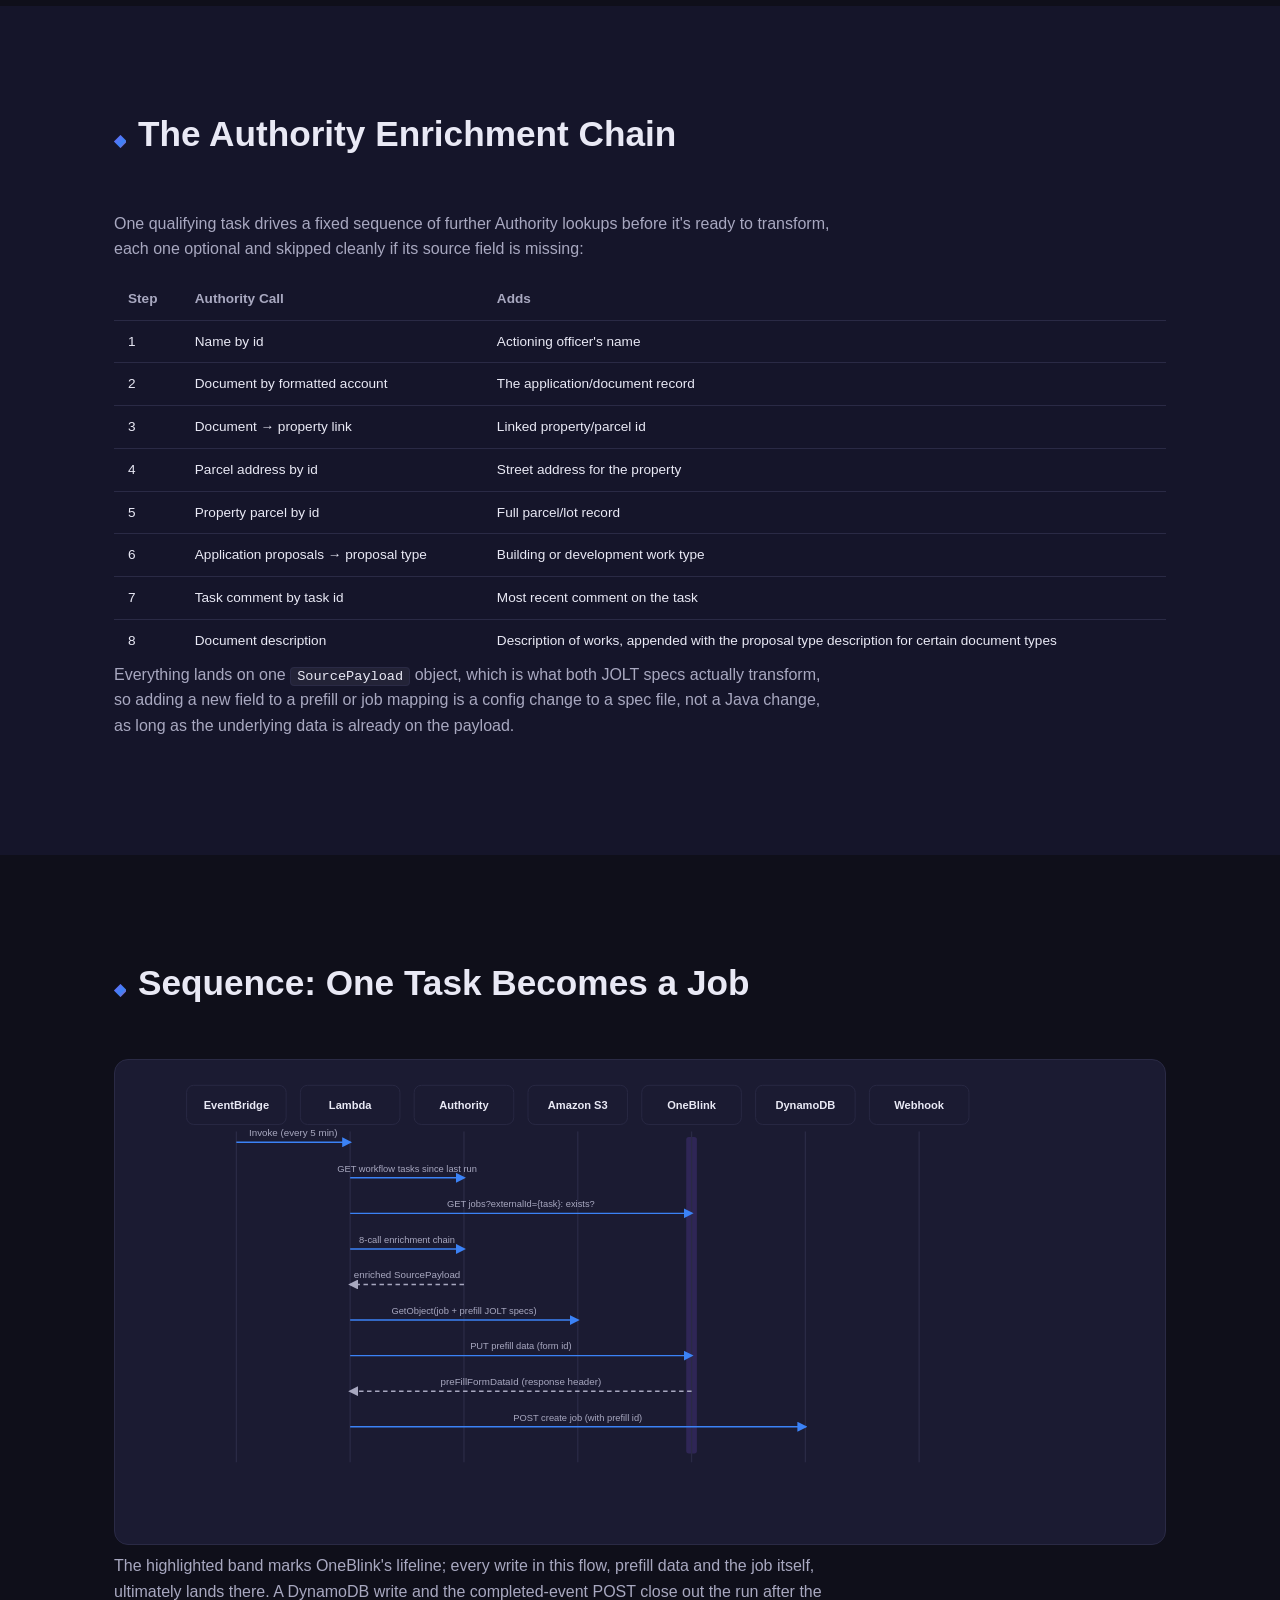
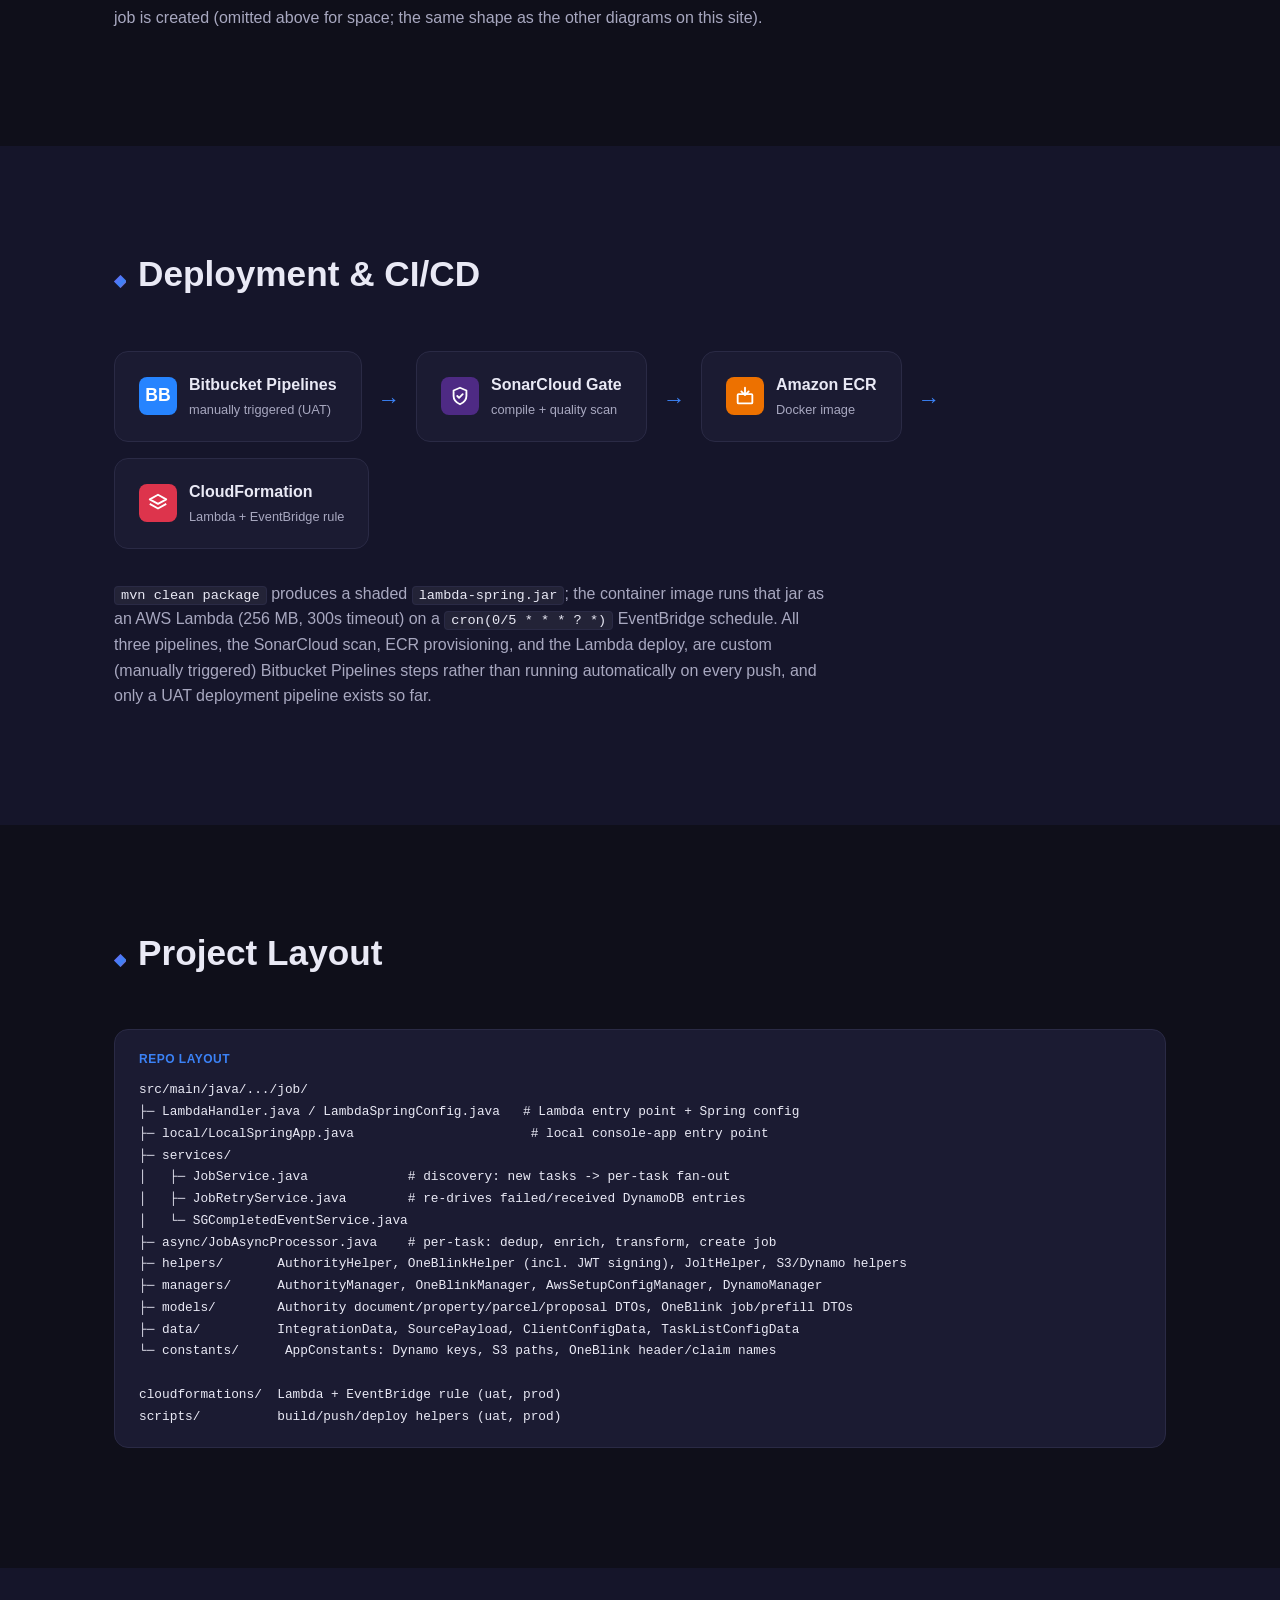
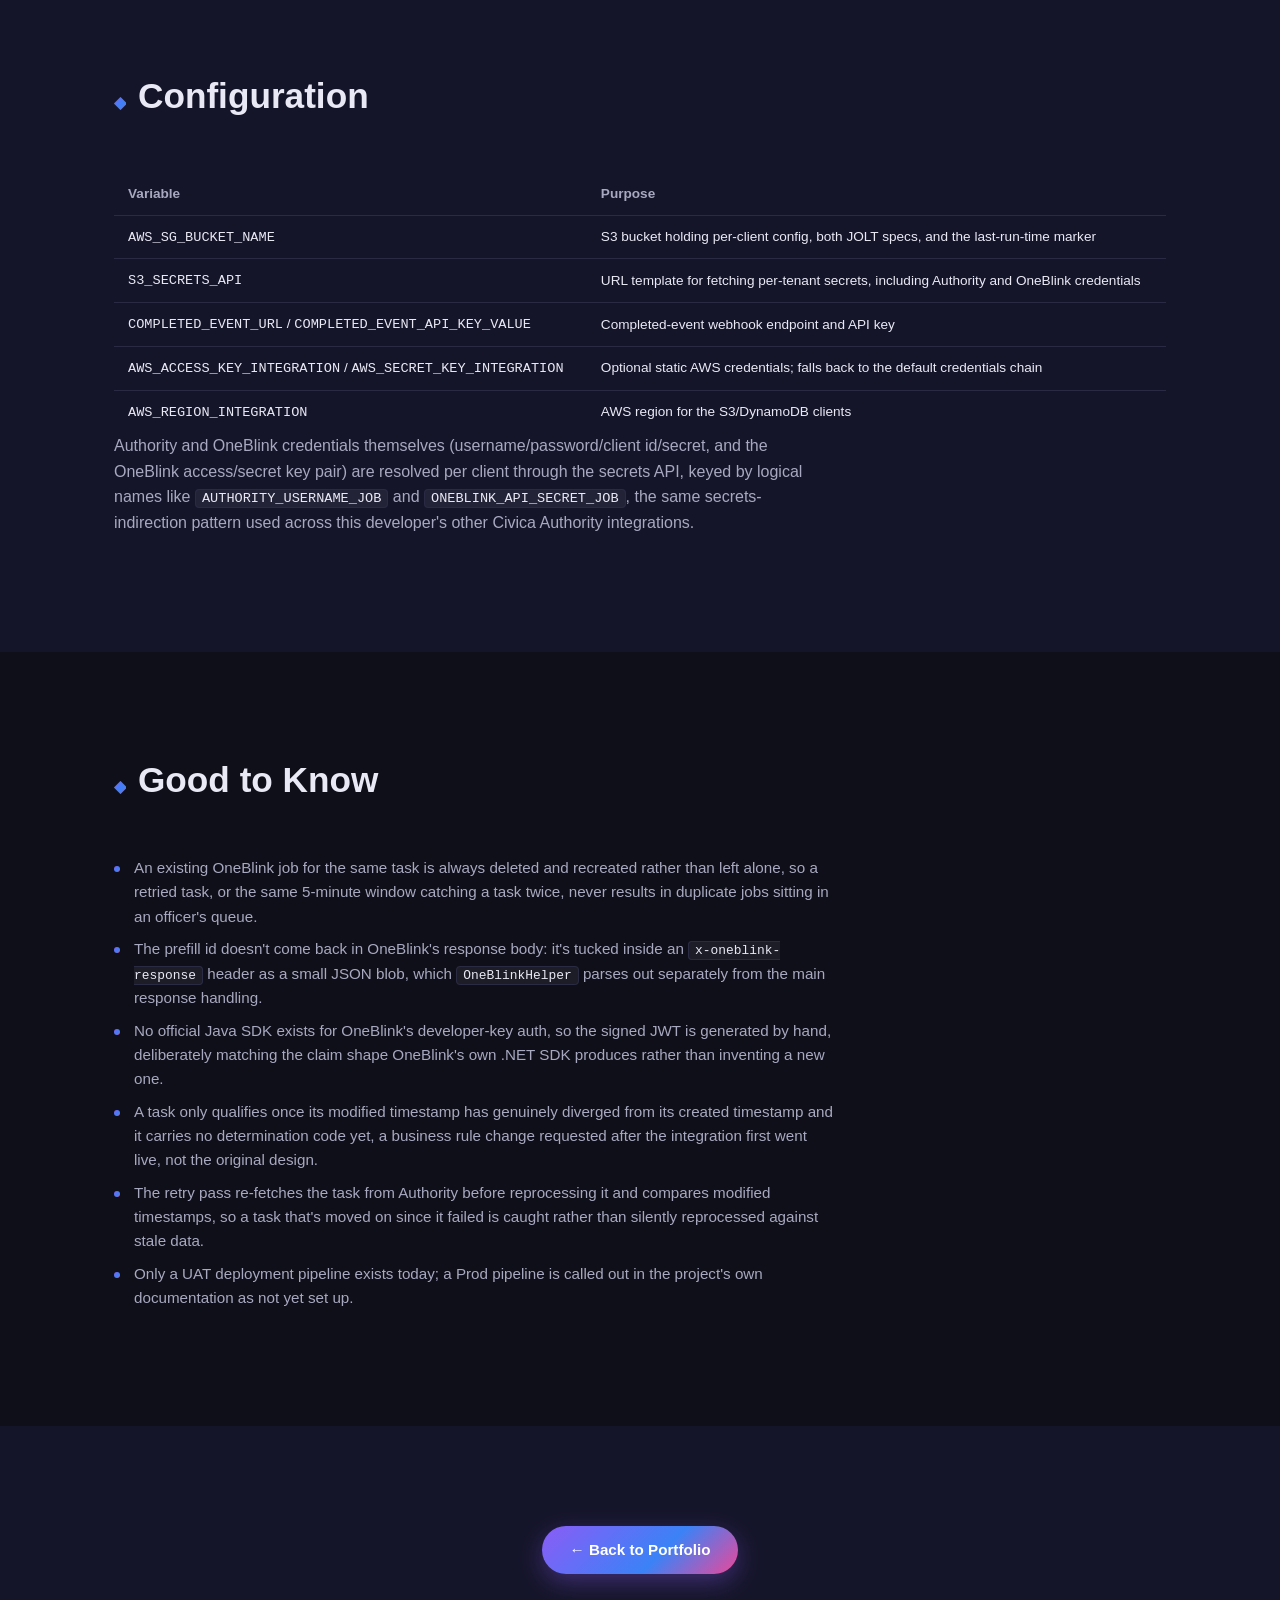
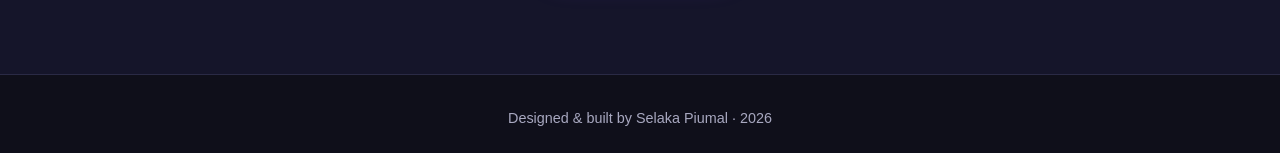
<file: projects/authority-oneblink-job-integration.html>
<!DOCTYPE html>
<html lang="en">
<head>
  <meta charset="UTF-8">
  <meta name="viewport" content="width=device-width, initial-scale=1.0">
  <title>Civica Authority &harr; OneBlink Job &amp; Prefill Integration | Selaka Piumal</title>
  <meta name="description" content="Case study: a scheduled AWS Lambda that turns new Civica Authority workflow tasks into pre-filled OneBlink field-inspection jobs, enriching each task from eight related Authority records and authenticating to OneBlink via a hand-built signed JWT.">
  <link rel="stylesheet" href="../style.css">
</head>
<body>

  <header class="navbar">
    <div class="container navbar__inner">
      <a href="../index.html" class="navbar__brand">SP<span>.</span></a>
      <nav class="navbar__nav">
        <a href="../index.html#projects">&larr; Back to Portfolio</a>
      </nav>
    </div>
  </header>

  <main>
    <section class="project-hero">
      <div class="container">
        <p class="hero__eyebrow">Case Study</p>
        <h1 class="project-hero__title">Civica Authority &harr; OneBlink Job &amp; Prefill Integration</h1>
        <p class="project-hero__subtitle">
          A scheduled AWS Lambda that turns a new <strong>Civica Authority</strong> workflow
          task into a ready-to-complete <strong>OneBlink</strong> field job: it enriches the
          task from eight related Authority records, JOLT-transforms the result twice, and
          dispatches a pre-filled inspection form so an officer in the field opens a job
          that already knows the applicant, the property, and the work being assessed.
        </p>
        <ul class="tag-list">
          <li>Java 17</li><li>Spring Boot</li><li>AWS Lambda</li><li>Civica Authority</li>
          <li>OneBlink API</li><li>JOLT</li><li>Amazon DynamoDB</li><li>Amazon S3</li>
          <li>Amazon EventBridge</li><li>Bitbucket Pipelines</li><li>SonarCloud</li>
        </ul>
      </div>
    </section>

    <section class="section">
      <div class="container">
        <h2 class="section__heading"><span>&#9670;</span> About OneBlink</h2>
        <p class="project-copy">
          <strong>OneBlink</strong> is an Australian govtech platform local councils use to
          build digital forms and dispatch them to field staff as mobile <strong>Jobs</strong>,
          complete with offline capture and PDF generation, so an inspecting or assessing
          officer can fill in a form from a phone or tablet on-site rather than on paper.
          Councils commonly pair it with their core regulatory system, in this case
          <strong>Civica Authority</strong>, so a dispatched job doesn't start as a blank
          form: the applicant, the property, and the nature of the work are already
          on the page before the officer even opens it.
        </p>
      </div>
    </section>

    <section class="section section--alt">
      <div class="container">
        <h2 class="section__heading"><span>&#9670;</span> The Problem</h2>
        <p class="project-copy">
          When an Authority workflow task reaches an inspection or assessment stage,
          someone has to hand that work to a OneBlink job for the officer who'll actually
          go out and look at it. Built by hand, that means an officer (or an administrator
          on their behalf) re-typing the applicant's name, the property address, the parcel
          details, the type of work proposed, and any existing task notes into a OneBlink
          form, all of which Authority already knows, before the actual inspection can even
          start. Every manual re-entry is also a chance to introduce a typo that then shows
          up on the officer's PDF report.
        </p>
        <p class="project-copy">
          This integration removes that step entirely: five minutes after a qualifying
          task appears in Authority, the matching OneBlink job already exists, pre-filled,
          waiting for an officer to open it.
        </p>
      </div>
    </section>

    <section class="section">
      <div class="container">
        <h2 class="section__heading"><span>&#9670;</span> How It Works</h2>
        <div class="process">
          <div class="process__step">
            <div class="process__marker"><span class="circle">1</span><span class="line"></span></div>
            <div class="process__content">
              <h4>Discover Qualifying Tasks</h4>
              <p><code>JobService</code> pages through Authority workflow tasks modified since the last run (an S3 bookmark, Melbourne local time), filtered server-side by every configured (document type, workflow action code) pair, then keeps only tasks that are genuinely newly-actionable, no determination code yet, inside the trigger window, and matching a configured task type, rather than every task the filter happens to return.</p>
            </div>
          </div>
          <div class="process__step">
            <div class="process__marker"><span class="circle">2</span><span class="line"></span></div>
            <div class="process__content">
              <h4>Check for an Existing Job</h4>
              <p><code>JobAsyncProcessor</code> looks up any OneBlink job already tagged with this task's external id (<code>formattedAccount/taskId</code>). If one exists, it's deleted rather than left alone, so a retried or re-triggered task always ends up with exactly one current job, never a stale duplicate sitting next to a fresh one.</p>
            </div>
          </div>
          <div class="process__step">
            <div class="process__marker"><span class="circle">3</span><span class="line"></span></div>
            <div class="process__content">
              <h4>Enrich from Authority</h4>
              <p>A chain of Authority calls builds up one <code>SourcePayload</code>: the actioning officer's name, the application record, its linked property, the parcel address and property/parcel record, the proposal type (resolved through a separate building/development type lookup), the task's own comment thread, and a computed description of works.</p>
            </div>
          </div>
          <div class="process__step">
            <div class="process__marker"><span class="circle">4</span><span class="line"></span></div>
            <div class="process__content">
              <h4>Transform Twice</h4>
              <p>The enriched payload runs through two separate, independently cached JOLT specs, one producing the OneBlink <strong>prefill</strong> data, the other producing the OneBlink <strong>job</strong> request itself, so the two OneBlink API shapes can evolve independently of each other and of Authority's own data model.</p>
            </div>
          </div>
          <div class="process__step">
            <div class="process__marker"><span class="circle">5</span><span class="line"></span></div>
            <div class="process__content">
              <h4>Prefill, Then Create the Job</h4>
              <p>The prefill payload is PUT to OneBlink against the form mapped to this task type; OneBlink hands back a <code>preFillFormDataId</code> tucked inside a response header, which is then attached to the job payload before it's POSTed to create the actual job.</p>
            </div>
          </div>
          <div class="process__step">
            <div class="process__marker"><span class="circle">6</span></div>
            <div class="process__content">
              <h4>Record &amp; Report</h4>
              <p>The new job's id is written to DynamoDB against the task's source id, and an <code>IntegrationCompletedEvent</code> fires to the platform's completed-event endpoint whether the run succeeded or failed. A separate retry pass re-drives any DynamoDB entry still <code>failed</code>/<code>received</code> after a 3-minute cool-down.</p>
            </div>
          </div>
        </div>
      </div>
    </section>

    <section class="section section--alt">
      <div class="container">
        <h2 class="section__heading"><span>&#9670;</span> Architecture</h2>
        <div class="arch-diagram">
          <div class="arch-box arch-box--icon">
            <span class="arch-icon arch-icon--integration" aria-hidden="true">
              <svg viewBox="0 0 24 24" fill="none" stroke="currentColor" stroke-width="2" stroke-linecap="round"><path d="M12 3v18M4.5 7.5l15 9M19.5 7.5l-15 9"/></svg>
            </span>
            <div class="arch-box__label">EventBridge Rule<br><small>every 5 minutes</small></div>
          </div>
          <div class="arch-arrow">&rarr;</div>
          <div class="arch-box arch-box--icon">
            <span class="arch-icon arch-icon--compute" aria-hidden="true">&lambda;</span>
            <div class="arch-box__label">AWS Lambda<br><small>Spring Boot, container image</small></div>
          </div>
          <div class="arch-arrow">&rarr;</div>
          <div class="arch-box">JobService &rarr; JobAsyncProcessor<br><small>discovery, per-task fan-out</small></div>
        </div>

        <div class="arch-diagram" style="margin-top:20px;">
          <div class="arch-box">Every Task</div>
          <div class="arch-arrow">&rarr;</div>
          <div class="arch-branches">
            <div class="arch-box arch-box--small">Civica Authority<br><small>workflow tasks + 8-call enrichment chain</small></div>
            <div class="arch-box arch-box--small arch-box--icon">
              <span class="arch-icon arch-icon--reporting" aria-hidden="true">OB</span>
              <div class="arch-box__label">OneBlink API<br><small>prefill data, job create/get/delete</small></div>
            </div>
            <div class="arch-box arch-box--small arch-box--icon">
              <span class="arch-icon arch-icon--database" aria-hidden="true">
                <svg viewBox="0 0 24 24" fill="none" stroke="currentColor" stroke-width="2" stroke-linecap="round" stroke-linejoin="round"><ellipse cx="12" cy="5" rx="8" ry="3"/><path d="M4 5v14c0 1.7 3.6 3 8 3s8-1.3 8-3V5"/><path d="M4 12c0 1.7 3.6 3 8 3s8-1.3 8-3"/></svg>
              </span>
              <div class="arch-box__label">DynamoDB<br><small>idempotency + retry state</small></div>
            </div>
            <div class="arch-box arch-box--small arch-box--icon">
              <span class="arch-icon arch-icon--storage" aria-hidden="true">
                <svg viewBox="0 0 24 24" fill="none" stroke="currentColor" stroke-width="2" stroke-linecap="round" stroke-linejoin="round"><path d="M6 4h12l-1.5 16h-9L6 4z"/><path d="M4 4h16"/></svg>
              </span>
              <div class="arch-box__label">Amazon S3<br><small>config, two JOLT specs, last-run marker</small></div>
            </div>
            <div class="arch-box arch-box--small">Completed-Event Webhook</div>
          </div>
        </div>

        <p class="project-copy">
          Discovery runs once per invocation; every task that passes the filter is then
          handed to its own async task on a dedicated Spring thread pool
          (<code>@Async("ThreadExecutor")</code>), so a busy 5-minute window processes tasks
          concurrently rather than one at a time, mirroring the same async fan-out pattern
          used across this developer's other Civica Authority integrations.
        </p>
      </div>
    </section>

    <section class="section">
      <div class="container">
        <h2 class="section__heading"><span>&#9670;</span> Authenticating to OneBlink</h2>
        <p class="project-copy">
          OneBlink's developer-key authentication issues a signed JWT built from an access
          key and a secret key, and its official SDKs are JavaScript/.NET only. With no
          Java SDK available, <code>OneBlinkHelper</code> builds the token by hand: an
          HS256 header and a payload carrying <code>iss</code>, <code>iat</code>, and
          <code>exp</code> (plus optional <code>sub</code>/<code>oneblink:access</code>
          claims the app doesn't currently use), signed with <code>HmacSHA256</code> and
          base64url-encoded, deliberately mirroring the claim shape OneBlink's own .NET SDK
          produces so the token is accepted the same way.
        </p>
        <div class="code-block">
          <span class="code-block__label">JWT construction (app/helpers/OneBlinkHelper.java)</span>
          <pre>header  = base64url({"alg":"HS256","typ":"JWT"})
payload = base64url({"iss": accessKey, "iat": now, "exp": now + 3600})
signature = base64url( HmacSHA256(header + "." + payload, secretKey) )
token = header + "." + payload + "." + signature</pre>
        </div>
        <p class="project-copy">
          The token is short-lived (one hour) and regenerated at the start of every Lambda
          invocation rather than cached across warm containers, keeping the token logic
          stateless and simple at the cost of one extra signing operation per run.
        </p>
      </div>
    </section>

    <section class="section section--alt">
      <div class="container">
        <h2 class="section__heading"><span>&#9670;</span> The Authority Enrichment Chain</h2>
        <p class="project-copy">
          One qualifying task drives a fixed sequence of further Authority lookups before
          it's ready to transform, each one optional and skipped cleanly if its source
          field is missing:
        </p>
        <div class="portal-table-wrap">
          <table class="portal-table">
            <thead>
              <tr><th>Step</th><th>Authority Call</th><th>Adds</th></tr>
            </thead>
            <tbody>
              <tr><td>1</td><td>Name by id</td><td>Actioning officer's name</td></tr>
              <tr><td>2</td><td>Document by formatted account</td><td>The application/document record</td></tr>
              <tr><td>3</td><td>Document &rarr; property link</td><td>Linked property/parcel id</td></tr>
              <tr><td>4</td><td>Parcel address by id</td><td>Street address for the property</td></tr>
              <tr><td>5</td><td>Property parcel by id</td><td>Full parcel/lot record</td></tr>
              <tr><td>6</td><td>Application proposals &rarr; proposal type</td><td>Building or development work type</td></tr>
              <tr><td>7</td><td>Task comment by task id</td><td>Most recent comment on the task</td></tr>
              <tr><td>8</td><td>Document description</td><td>Description of works, appended with the proposal type description for certain document types</td></tr>
            </tbody>
          </table>
        </div>
        <p class="project-copy">
          Everything lands on one <code>SourcePayload</code> object, which is what both
          JOLT specs actually transform, so adding a new field to a prefill or job mapping
          is a config change to a spec file, not a Java change, as long as the underlying
          data is already on the payload.
        </p>
      </div>
    </section>

    <section class="section">
      <div class="container">
        <h2 class="section__heading"><span>&#9670;</span> Sequence: One Task Becomes a Job</h2>
        <div class="sequence-diagram-wrap">
          <svg viewBox="0 0 1136 500" role="img" aria-label="Sequence diagram of an Authority task becoming a pre-filled OneBlink job" class="sequence-diagram__svg">
            <defs>
              <marker id="seqObArrow" viewBox="0 0 10 10" refX="8" refY="5" markerWidth="7" markerHeight="7" orient="auto-start-reverse">
                <path d="M0,0 L10,5 L0,10 z" fill="var(--accent-2)"></path>
              </marker>
              <marker id="seqObArrowMuted" viewBox="0 0 10 10" refX="8" refY="5" markerWidth="7" markerHeight="7" orient="auto-start-reverse">
                <path d="M0,0 L10,5 L0,10 z" fill="var(--text-muted)"></path>
              </marker>
            </defs>
            <rect x="620" y="64" width="12" height="356" fill="var(--accent-1)" opacity="0.18" rx="3"></rect>
            <line x1="114" y1="58" x2="114" y2="430" stroke="var(--card-border)" stroke-width="1.5"></line>
            <line x1="242" y1="58" x2="242" y2="430" stroke="var(--card-border)" stroke-width="1.5"></line>
            <line x1="370" y1="58" x2="370" y2="430" stroke="var(--card-border)" stroke-width="1.5"></line>
            <line x1="498" y1="58" x2="498" y2="430" stroke="var(--card-border)" stroke-width="1.5"></line>
            <line x1="626" y1="58" x2="626" y2="430" stroke="var(--card-border)" stroke-width="1.5"></line>
            <line x1="754" y1="58" x2="754" y2="430" stroke="var(--card-border)" stroke-width="1.5"></line>
            <line x1="882" y1="58" x2="882" y2="430" stroke="var(--card-border)" stroke-width="1.5"></line>
            <rect x="58" y="6" width="112" height="44" rx="8" fill="var(--card-bg)" stroke="var(--card-border)"></rect>
            <text x="114" y="33" text-anchor="middle" font-size="12.5" font-weight="700" fill="var(--text)">EventBridge</text>
            <rect x="186" y="6" width="112" height="44" rx="8" fill="var(--card-bg)" stroke="var(--card-border)"></rect>
            <text x="242" y="33" text-anchor="middle" font-size="12.5" font-weight="700" fill="var(--text)">Lambda</text>
            <rect x="314" y="6" width="112" height="44" rx="8" fill="var(--card-bg)" stroke="var(--card-border)"></rect>
            <text x="370" y="33" text-anchor="middle" font-size="12.5" font-weight="700" fill="var(--text)">Authority</text>
            <rect x="442" y="6" width="112" height="44" rx="8" fill="var(--card-bg)" stroke="var(--card-border)"></rect>
            <text x="498" y="33" text-anchor="middle" font-size="12.5" font-weight="700" fill="var(--text)">Amazon S3</text>
            <rect x="570" y="6" width="112" height="44" rx="8" fill="var(--card-bg)" stroke="var(--card-border)"></rect>
            <text x="626" y="33" text-anchor="middle" font-size="12.5" font-weight="700" fill="var(--text)">OneBlink</text>
            <rect x="698" y="6" width="112" height="44" rx="8" fill="var(--card-bg)" stroke="var(--card-border)"></rect>
            <text x="754" y="33" text-anchor="middle" font-size="12.5" font-weight="700" fill="var(--text)">DynamoDB</text>
            <rect x="826" y="6" width="112" height="44" rx="8" fill="var(--card-bg)" stroke="var(--card-border)"></rect>
            <text x="882" y="33" text-anchor="middle" font-size="12.5" font-weight="700" fill="var(--text)">Webhook</text>

            <line x1="114" y1="70" x2="242" y2="70" stroke="var(--accent-2)" stroke-width="1.6" marker-end="url(#seqObArrow)"></line>
            <text x="178" y="63" text-anchor="middle" font-size="11" fill="var(--text-muted)">Invoke (every 5 min)</text>

            <line x1="242" y1="110" x2="370" y2="110" stroke="var(--accent-2)" stroke-width="1.6" marker-end="url(#seqObArrow)"></line>
            <text x="306" y="103" text-anchor="middle" font-size="10.5" fill="var(--text-muted)">GET workflow tasks since last run</text>

            <line x1="242" y1="150" x2="626" y2="150" stroke="var(--accent-2)" stroke-width="1.6" marker-end="url(#seqObArrow)"></line>
            <text x="434" y="143" text-anchor="middle" font-size="10.5" fill="var(--text-muted)">GET jobs?externalId={task}: exists?</text>

            <line x1="242" y1="190" x2="370" y2="190" stroke="var(--accent-2)" stroke-width="1.6" marker-end="url(#seqObArrow)"></line>
            <text x="306" y="183" text-anchor="middle" font-size="10.5" fill="var(--text-muted)">8-call enrichment chain</text>
            <line x1="370" y1="230" x2="242" y2="230" stroke="var(--text-muted)" stroke-width="1.6" stroke-dasharray="5 4" marker-end="url(#seqObArrowMuted)"></line>
            <text x="306" y="223" text-anchor="middle" font-size="11" fill="var(--text-muted)">enriched SourcePayload</text>

            <line x1="242" y1="270" x2="498" y2="270" stroke="var(--accent-2)" stroke-width="1.6" marker-end="url(#seqObArrow)"></line>
            <text x="370" y="263" text-anchor="middle" font-size="10.5" fill="var(--text-muted)">GetObject(job + prefill JOLT specs)</text>

            <line x1="242" y1="310" x2="626" y2="310" stroke="var(--accent-2)" stroke-width="1.6" marker-end="url(#seqObArrow)"></line>
            <text x="434" y="303" text-anchor="middle" font-size="10.5" fill="var(--text-muted)">PUT prefill data (form id)</text>
            <line x1="626" y1="350" x2="242" y2="350" stroke="var(--text-muted)" stroke-width="1.6" stroke-dasharray="5 4" marker-end="url(#seqObArrowMuted)"></line>
            <text x="434" y="343" text-anchor="middle" font-size="11" fill="var(--text-muted)">preFillFormDataId (response header)</text>

            <line x1="242" y1="390" x2="754" y2="390" stroke="var(--accent-2)" stroke-width="1.6" marker-end="url(#seqObArrow)"></line>
            <text x="498" y="383" text-anchor="middle" font-size="10.5" fill="var(--text-muted)">POST create job (with prefill id)</text>

            <line x1="626" y1="70" x2="754" y2="70" stroke="var(--text-muted)" stroke-width="0" opacity="0"></line>
            <line x1="242" y1="70" x2="242" y2="70" stroke="var(--text-muted)" stroke-width="0" opacity="0"></line>
          </svg>
        </div>
        <p class="project-copy" style="margin-top:-12px;">
          The highlighted band marks OneBlink's lifeline; every write in this flow, prefill
          data and the job itself, ultimately lands there. A DynamoDB write and the
          completed-event POST close out the run after the job is created (omitted above
          for space; the same shape as the other diagrams on this site).
        </p>
      </div>
    </section>

    <section class="section section--alt">
      <div class="container">
        <h2 class="section__heading"><span>&#9670;</span> Deployment &amp; CI/CD</h2>
        <div class="arch-diagram">
          <div class="arch-box arch-box--icon">
            <span class="arch-icon arch-icon--devtools" aria-hidden="true">BB</span>
            <div class="arch-box__label">Bitbucket Pipelines<br><small>manually triggered (UAT)</small></div>
          </div>
          <div class="arch-arrow">&rarr;</div>
          <div class="arch-box arch-box--icon">
            <span class="arch-icon arch-icon--quality" aria-hidden="true">
              <svg viewBox="0 0 24 24" fill="none" stroke="currentColor" stroke-width="2" stroke-linecap="round" stroke-linejoin="round"><path d="M12 3l7 3v6c0 5-3.5 7.5-7 9-3.5-1.5-7-4-7-9V6l7-3z"/><path d="M9 12l2 2 4-4"/></svg>
            </span>
            <div class="arch-box__label">SonarCloud Gate<br><small>compile + quality scan</small></div>
          </div>
          <div class="arch-arrow">&rarr;</div>
          <div class="arch-box arch-box--icon">
            <span class="arch-icon arch-icon--containers" aria-hidden="true">
              <svg viewBox="0 0 24 24" fill="none" stroke="currentColor" stroke-width="2" stroke-linecap="round" stroke-linejoin="round"><rect x="4" y="10" width="16" height="10" rx="1"/><path d="M12 3v8M8 7l4 4 4-4"/></svg>
            </span>
            <div class="arch-box__label">Amazon ECR<br><small>Docker image</small></div>
          </div>
          <div class="arch-arrow">&rarr;</div>
          <div class="arch-box arch-box--icon">
            <span class="arch-icon arch-icon--management" aria-hidden="true">
              <svg viewBox="0 0 24 24" fill="none" stroke="currentColor" stroke-width="2" stroke-linejoin="round"><path d="M12 3l9 5-9 5-9-5 9-5z"/><path d="M3 13l9 5 9-5"/></svg>
            </span>
            <div class="arch-box__label">CloudFormation<br><small>Lambda + EventBridge rule</small></div>
          </div>
        </div>
        <p class="project-copy">
          <code>mvn clean package</code> produces a shaded <code>lambda-spring.jar</code>;
          the container image runs that jar as an AWS Lambda (256&nbsp;MB, 300s timeout)
          on a <code>cron(0/5 * * * ? *)</code> EventBridge schedule. All three pipelines,
          the SonarCloud scan, ECR provisioning, and the Lambda deploy, are custom
          (manually triggered) Bitbucket Pipelines steps rather than running automatically
          on every push, and only a UAT deployment pipeline exists so far.
        </p>
      </div>
    </section>

    <section class="section">
      <div class="container">
        <h2 class="section__heading"><span>&#9670;</span> Project Layout</h2>
        <div class="code-block">
          <span class="code-block__label">repo layout</span>
          <pre>src/main/java/.../job/
&#9500;&#9472; LambdaHandler.java / LambdaSpringConfig.java   # Lambda entry point + Spring config
&#9500;&#9472; local/LocalSpringApp.java                       # local console-app entry point
&#9500;&#9472; services/
&#9474;   &#9500;&#9472; JobService.java             # discovery: new tasks -&gt; per-task fan-out
&#9474;   &#9500;&#9472; JobRetryService.java        # re-drives failed/received DynamoDB entries
&#9474;   &#9492;&#9472; SGCompletedEventService.java
&#9500;&#9472; async/JobAsyncProcessor.java    # per-task: dedup, enrich, transform, create job
&#9500;&#9472; helpers/       AuthorityHelper, OneBlinkHelper (incl. JWT signing), JoltHelper, S3/Dynamo helpers
&#9500;&#9472; managers/      AuthorityManager, OneBlinkManager, AwsSetupConfigManager, DynamoManager
&#9500;&#9472; models/        Authority document/property/parcel/proposal DTOs, OneBlink job/prefill DTOs
&#9500;&#9472; data/          IntegrationData, SourcePayload, ClientConfigData, TaskListConfigData
&#9492;&#9472; constants/      AppConstants: Dynamo keys, S3 paths, OneBlink header/claim names

cloudformations/  Lambda + EventBridge rule (uat, prod)
scripts/          build/push/deploy helpers (uat, prod)</pre>
        </div>
      </div>
    </section>

    <section class="section section--alt">
      <div class="container">
        <h2 class="section__heading"><span>&#9670;</span> Configuration</h2>
        <div class="portal-table-wrap">
          <table class="portal-table">
            <thead>
              <tr><th>Variable</th><th>Purpose</th></tr>
            </thead>
            <tbody>
              <tr><td><code>AWS_SG_BUCKET_NAME</code></td><td>S3 bucket holding per-client config, both JOLT specs, and the last-run-time marker</td></tr>
              <tr><td><code>S3_SECRETS_API</code></td><td>URL template for fetching per-tenant secrets, including Authority and OneBlink credentials</td></tr>
              <tr><td><code>COMPLETED_EVENT_URL</code> / <code>COMPLETED_EVENT_API_KEY_VALUE</code></td><td>Completed-event webhook endpoint and API key</td></tr>
              <tr><td><code>AWS_ACCESS_KEY_INTEGRATION</code> / <code>AWS_SECRET_KEY_INTEGRATION</code></td><td>Optional static AWS credentials; falls back to the default credentials chain</td></tr>
              <tr><td><code>AWS_REGION_INTEGRATION</code></td><td>AWS region for the S3/DynamoDB clients</td></tr>
            </tbody>
          </table>
        </div>
        <p class="project-copy">
          Authority and OneBlink credentials themselves (username/password/client
          id/secret, and the OneBlink access/secret key pair) are resolved per client
          through the secrets API, keyed by logical names like
          <code>AUTHORITY_USERNAME_JOB</code> and <code>ONEBLINK_API_SECRET_JOB</code>,
          the same secrets-indirection pattern used across this developer's other Civica
          Authority integrations.
        </p>
      </div>
    </section>

    <section class="section">
      <div class="container">
        <h2 class="section__heading"><span>&#9670;</span> Good to Know</h2>
        <ul class="timeline__bullets project-copy">
          <li>An existing OneBlink job for the same task is always deleted and recreated rather than left alone, so a retried task, or the same 5-minute window catching a task twice, never results in duplicate jobs sitting in an officer's queue.</li>
          <li>The prefill id doesn't come back in OneBlink's response body: it's tucked inside an <code>x-oneblink-response</code> header as a small JSON blob, which <code>OneBlinkHelper</code> parses out separately from the main response handling.</li>
          <li>No official Java SDK exists for OneBlink's developer-key auth, so the signed JWT is generated by hand, deliberately matching the claim shape OneBlink's own .NET SDK produces rather than inventing a new one.</li>
          <li>A task only qualifies once its modified timestamp has genuinely diverged from its created timestamp and it carries no determination code yet, a business rule change requested after the integration first went live, not the original design.</li>
          <li>The retry pass re-fetches the task from Authority before reprocessing it and compares modified timestamps, so a task that's moved on since it failed is caught rather than silently reprocessed against stale data.</li>
          <li>Only a UAT deployment pipeline exists today; a Prod pipeline is called out in the project's own documentation as not yet set up.</li>
        </ul>
      </div>
    </section>

    <section class="section section--contact">
      <div class="container contact__inner">
        <a href="../index.html#projects" class="btn btn--primary btn--back">&larr; Back to Portfolio</a>
      </div>
    </section>
  </main>

  <footer class="footer">
    <div class="container">
      <p>Designed &amp; built by Selaka Piumal &middot; <span id="year"></span></p>
    </div>
  </footer>

  <script src="../script.js"></script>
</body>
</html>
</file>
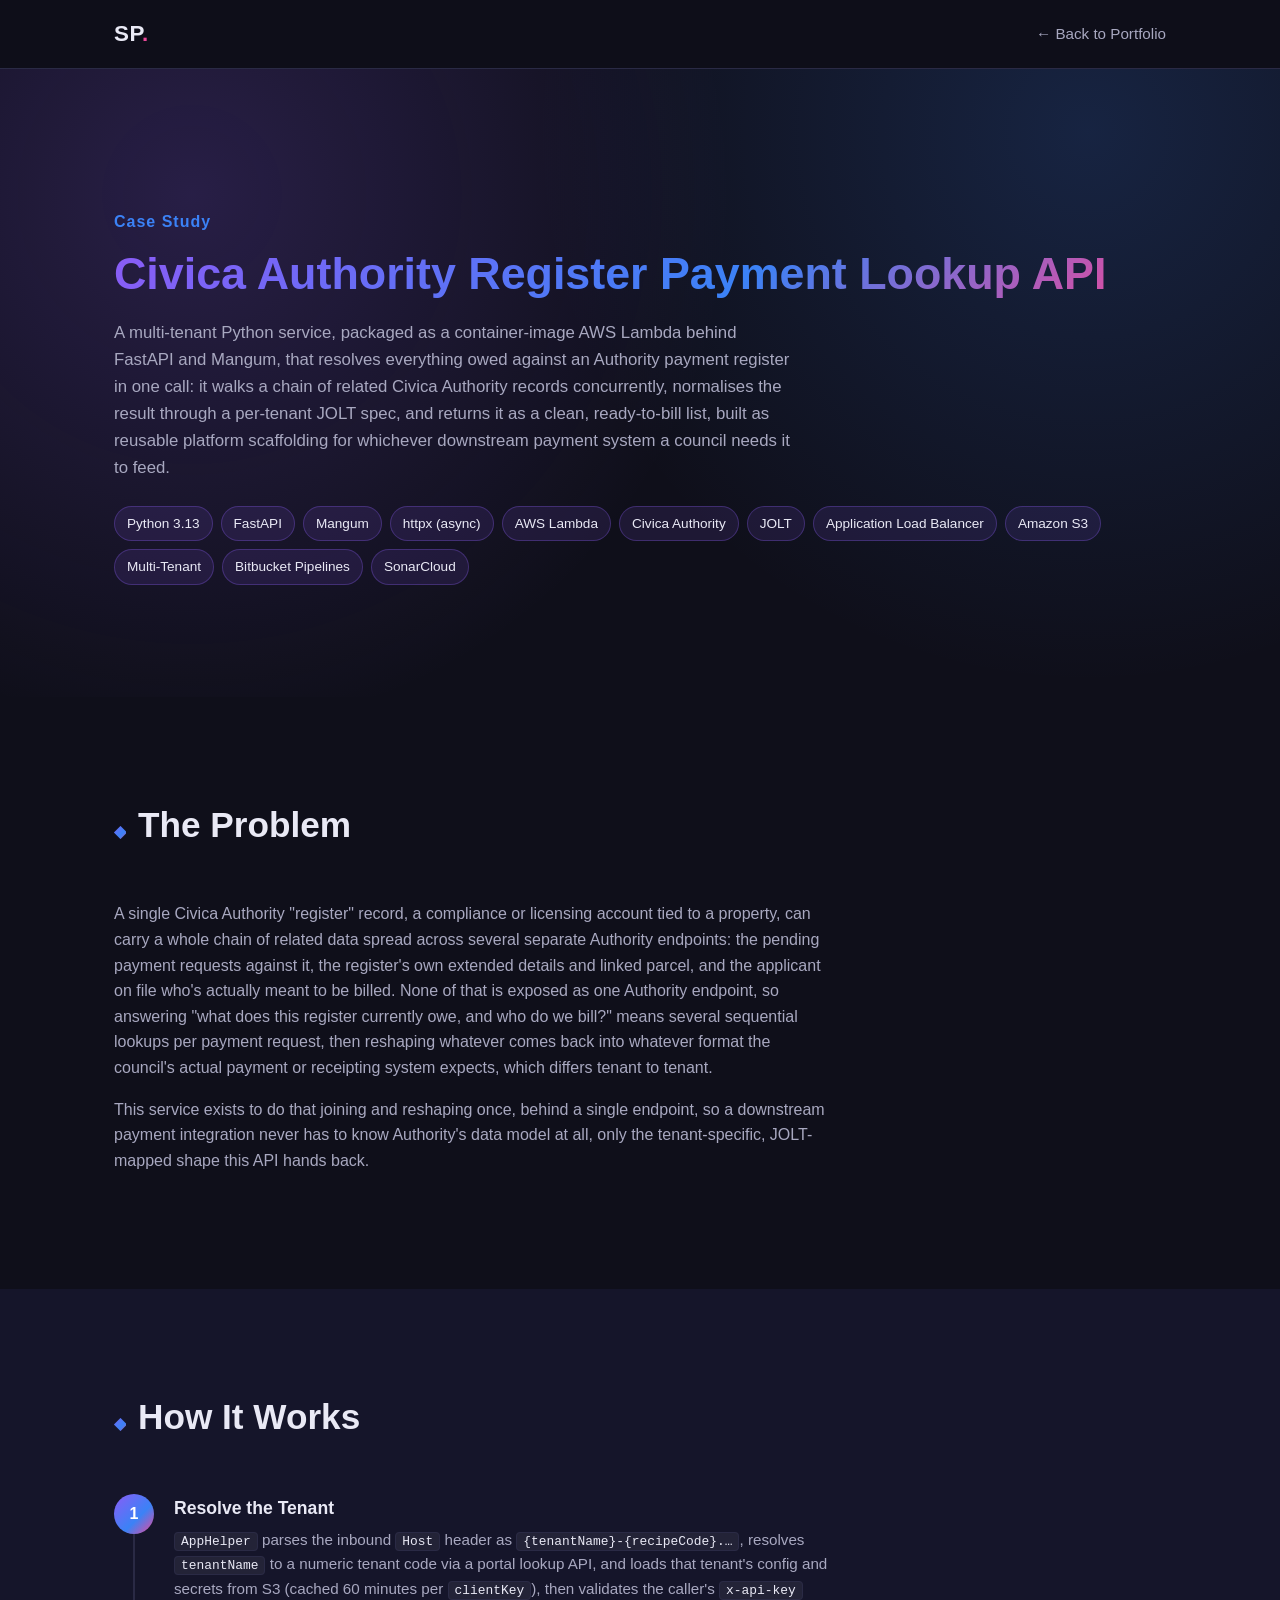
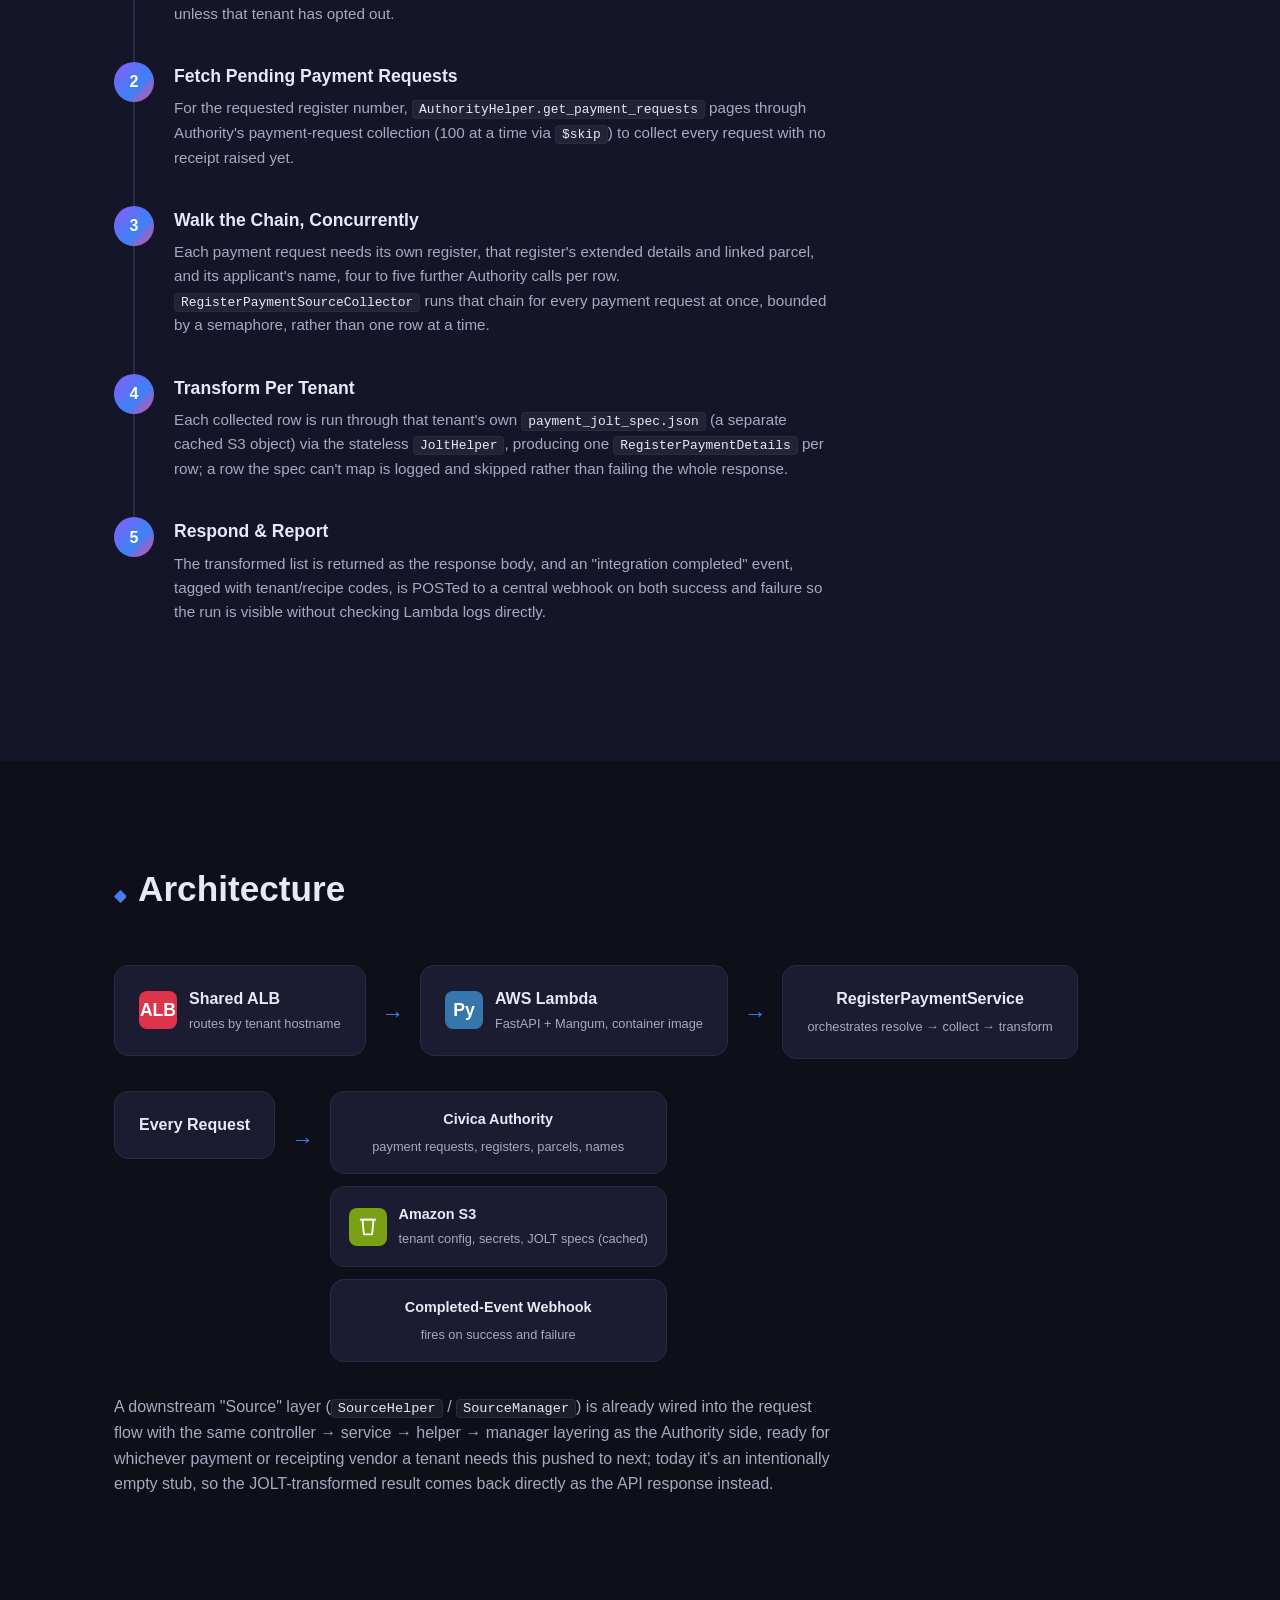
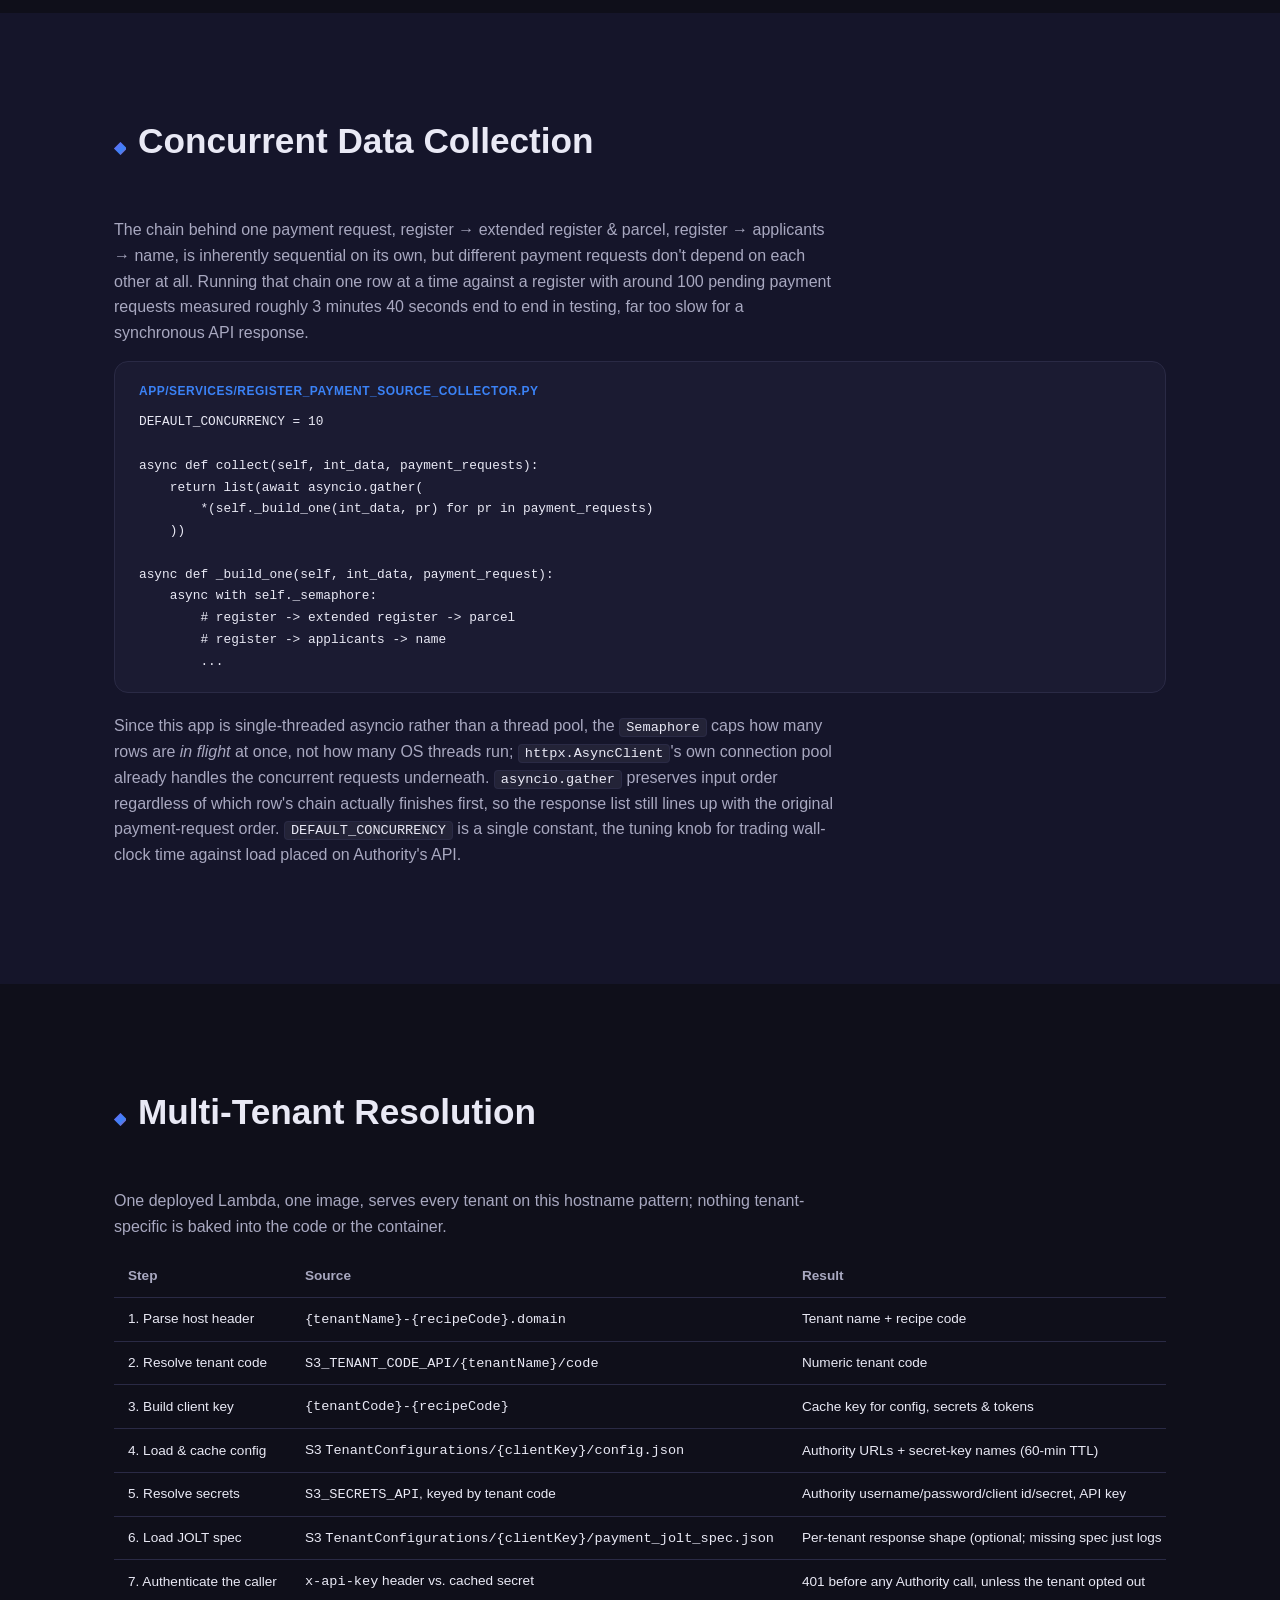
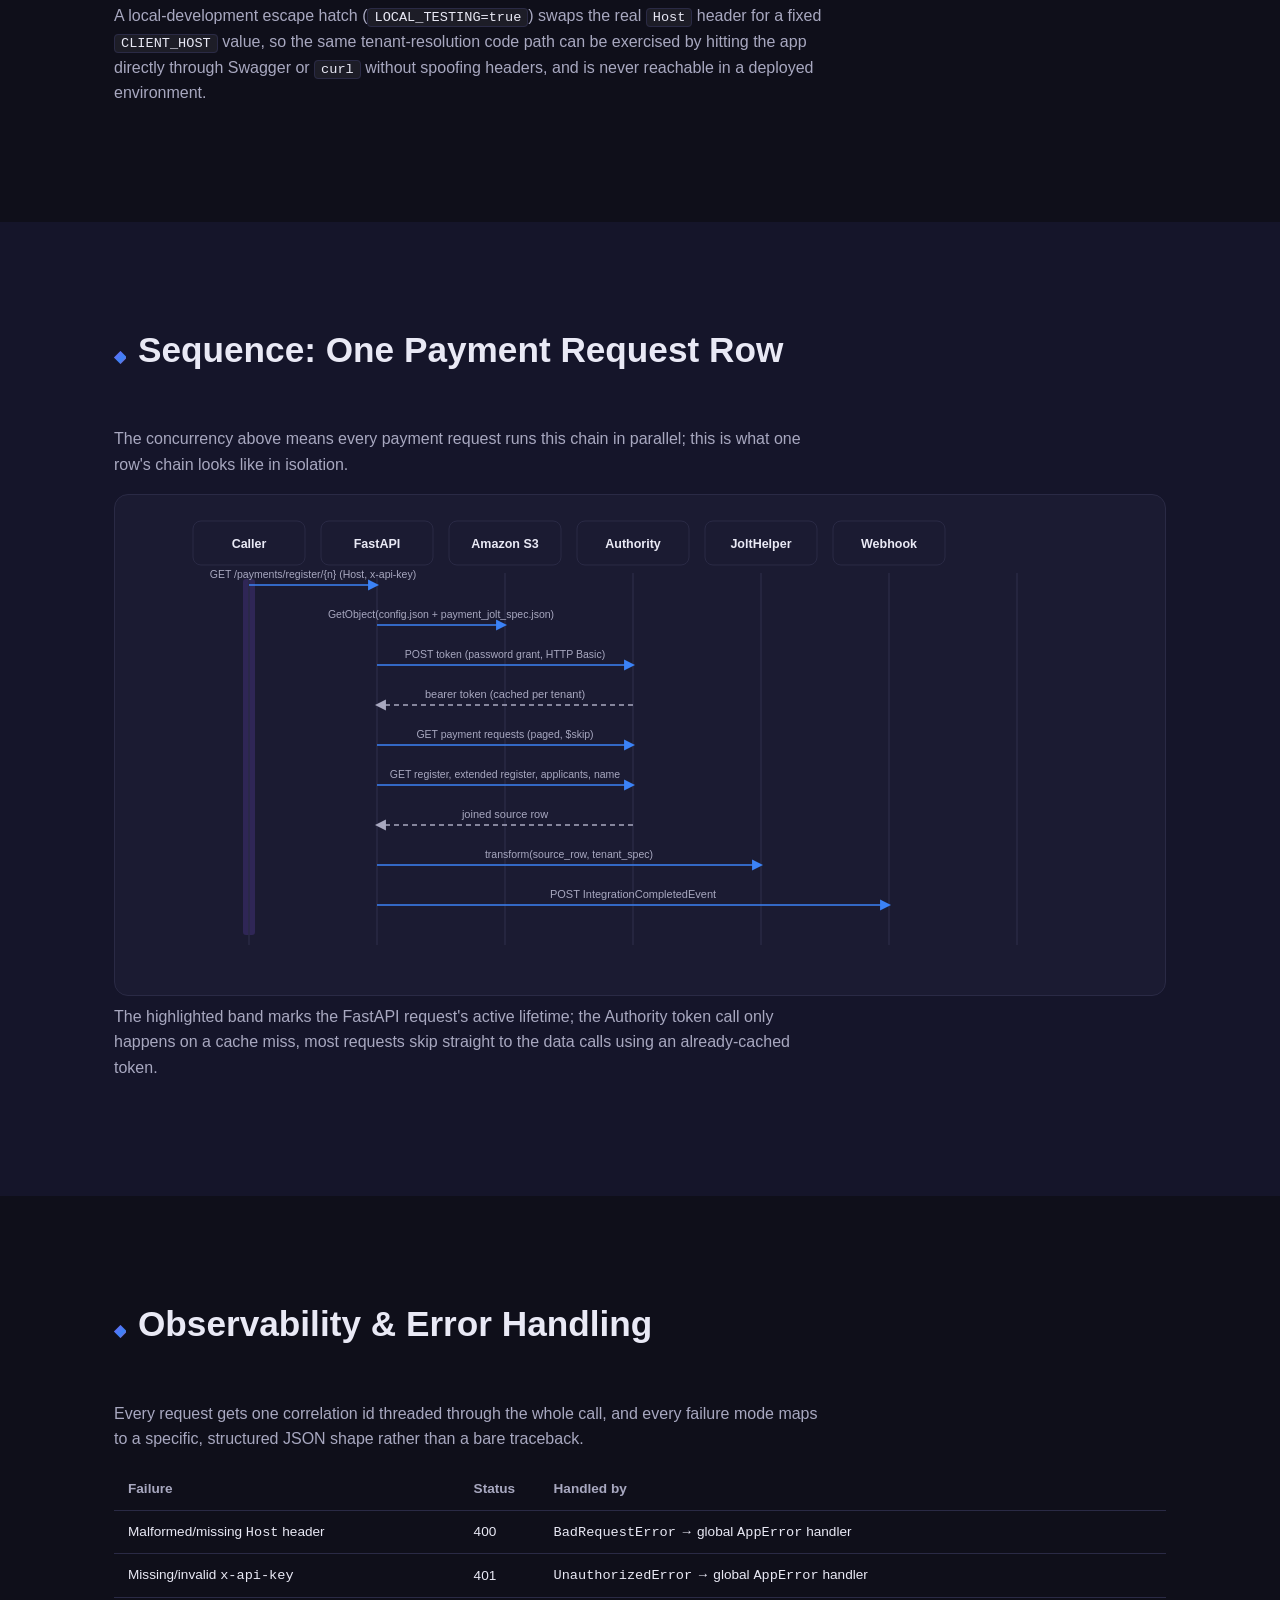
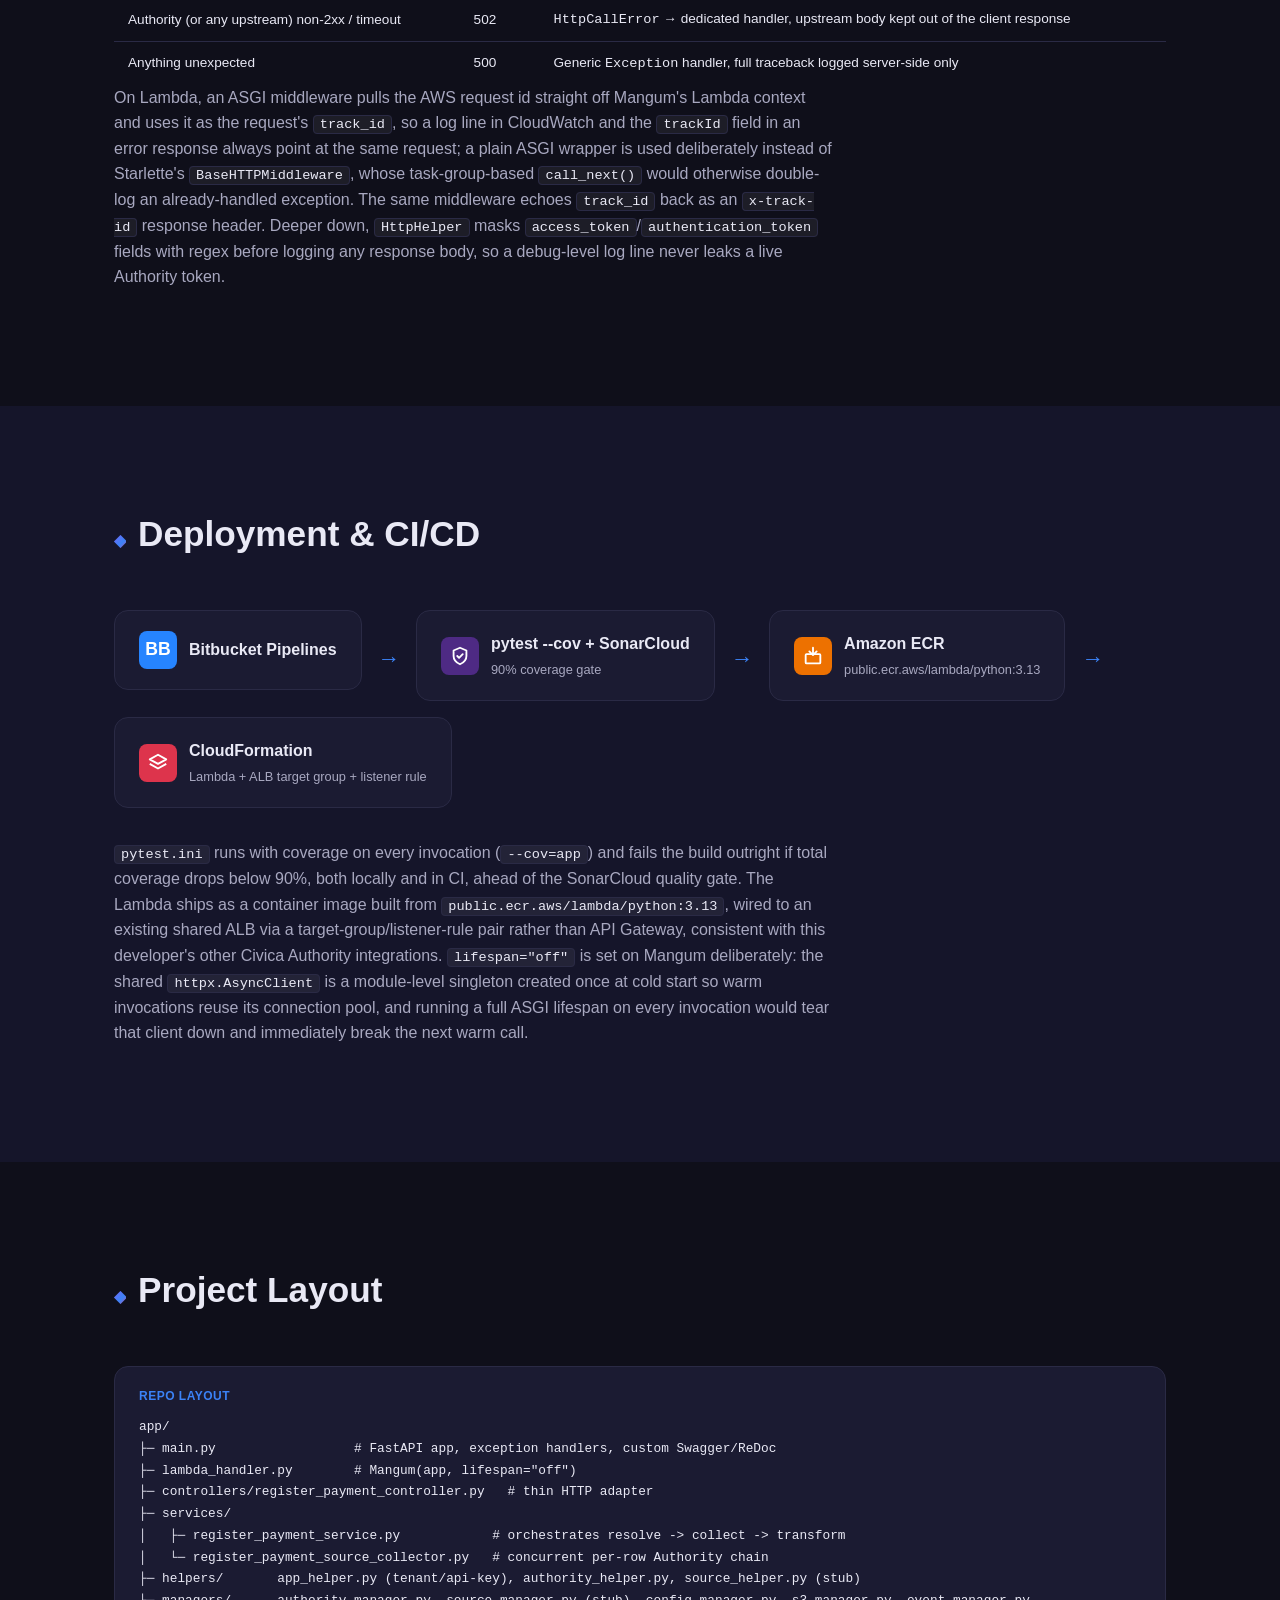
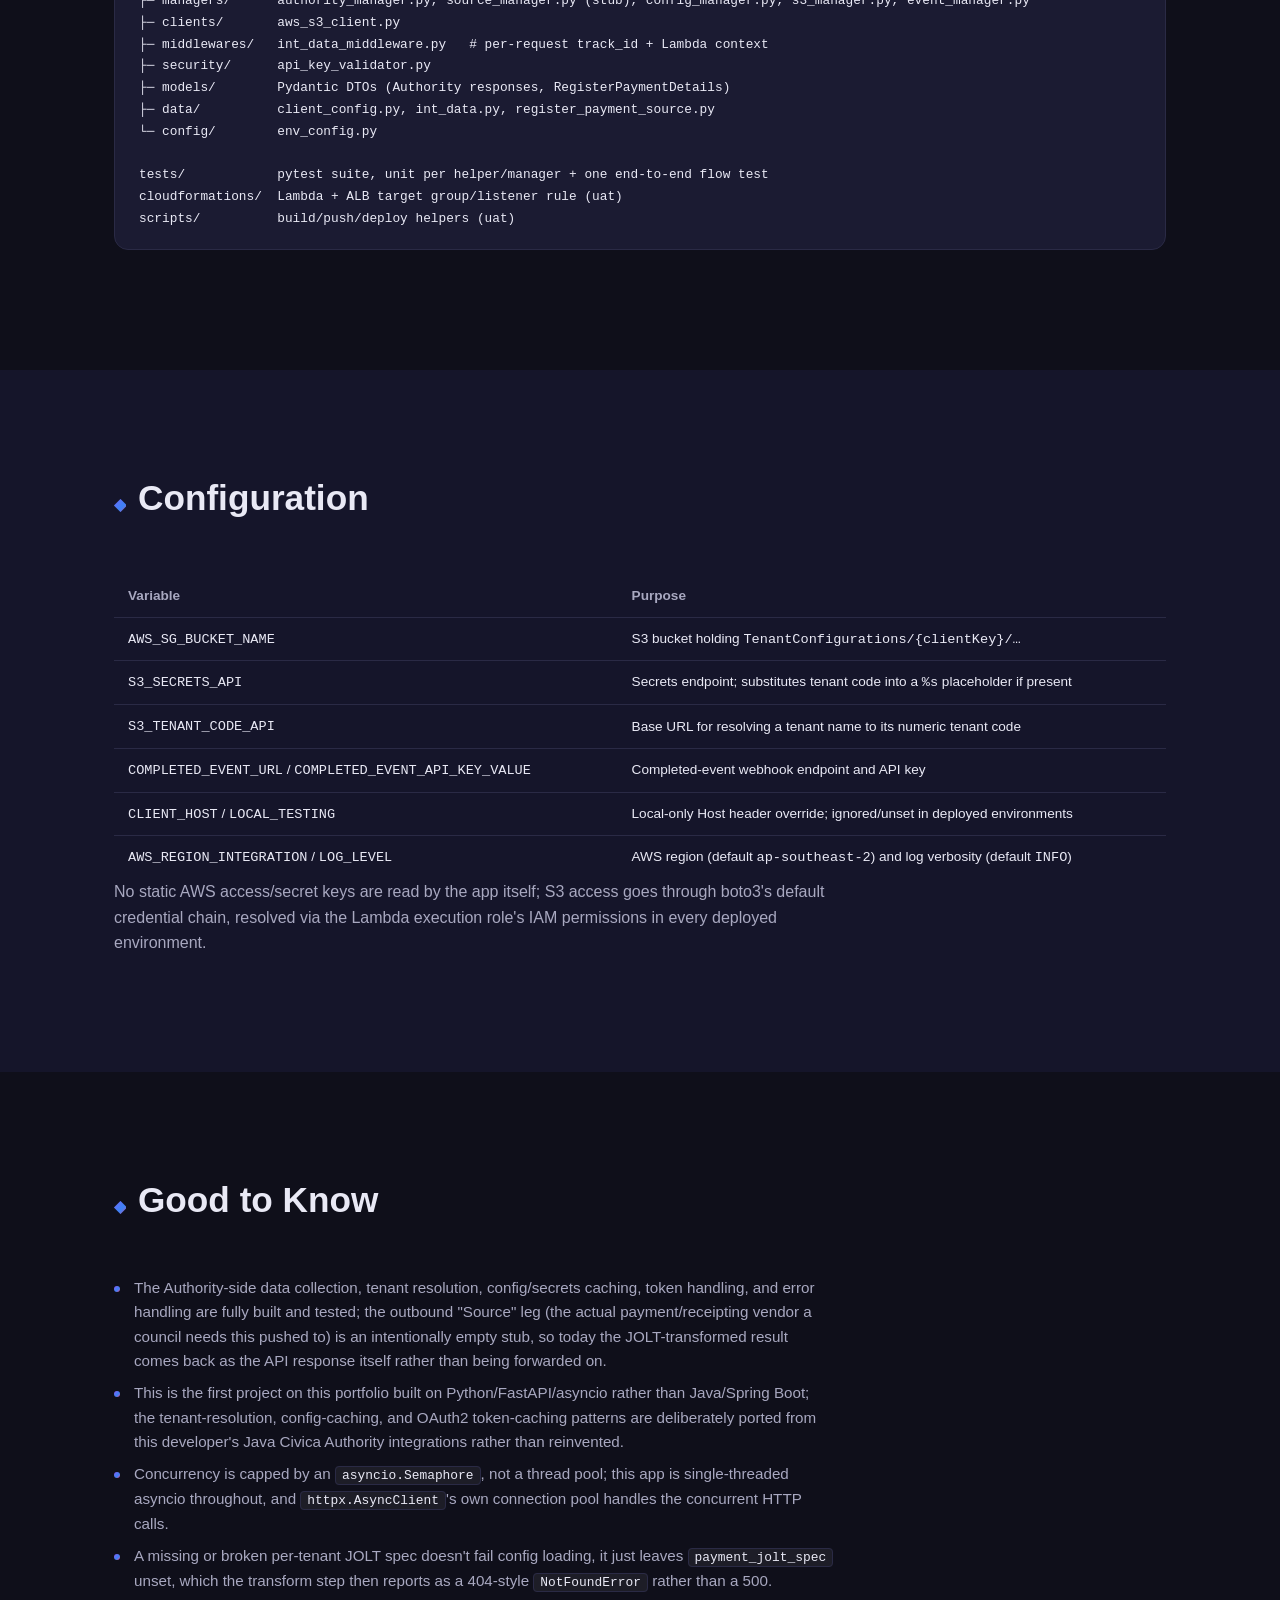
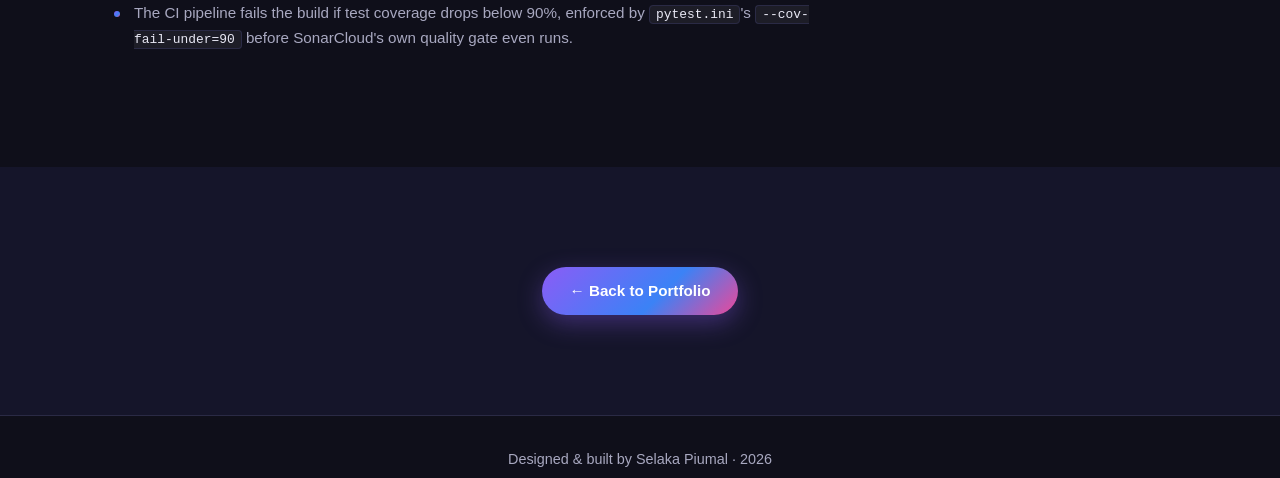
<file: projects/authority-register-payment-api.html>
<!DOCTYPE html>
<html lang="en">
<head>
  <meta charset="UTF-8">
  <meta name="viewport" content="width=device-width, initial-scale=1.0">
  <title>Civica Authority Register Payment Lookup API | Selaka Piumal</title>
  <meta name="description" content="Case study: a multi-tenant FastAPI-on-Lambda service that resolves a Civica Authority payment register into a fully joined, tenant-mapped response, with concurrent data collection, OAuth2 token caching, and structured, correlated error handling.">
  <link rel="stylesheet" href="../style.css">
</head>
<body>

  <header class="navbar">
    <div class="container navbar__inner">
      <a href="../index.html" class="navbar__brand">SP<span>.</span></a>
      <nav class="navbar__nav">
        <a href="../index.html#projects">&larr; Back to Portfolio</a>
      </nav>
    </div>
  </header>

  <main>
    <section class="project-hero">
      <div class="container">
        <p class="hero__eyebrow">Case Study</p>
        <h1 class="project-hero__title">Civica Authority Register Payment Lookup API</h1>
        <p class="project-hero__subtitle">
          A multi-tenant Python service, packaged as a container-image AWS Lambda behind
          FastAPI and Mangum, that resolves everything owed against an Authority payment
          register in one call: it walks a chain of related Civica Authority records
          concurrently, normalises the result through a per-tenant JOLT spec, and returns
          it as a clean, ready-to-bill list, built as reusable platform scaffolding for
          whichever downstream payment system a council needs it to feed.
        </p>
        <ul class="tag-list">
          <li>Python 3.13</li><li>FastAPI</li><li>Mangum</li><li>httpx (async)</li>
          <li>AWS Lambda</li><li>Civica Authority</li><li>JOLT</li>
          <li>Application Load Balancer</li><li>Amazon S3</li><li>Multi-Tenant</li>
          <li>Bitbucket Pipelines</li><li>SonarCloud</li>
        </ul>
      </div>
    </section>

    <section class="section">
      <div class="container">
        <h2 class="section__heading"><span>&#9670;</span> The Problem</h2>
        <p class="project-copy">
          A single Civica Authority "register" record, a compliance or licensing account
          tied to a property, can carry a whole chain of related data spread across
          several separate Authority endpoints: the pending payment requests against it,
          the register's own extended details and linked parcel, and the applicant on
          file who's actually meant to be billed. None of that is exposed as one Authority
          endpoint, so answering "what does this register currently owe, and who do we
          bill?" means several sequential lookups per payment request, then reshaping
          whatever comes back into whatever format the council's actual payment or
          receipting system expects, which differs tenant to tenant.
        </p>
        <p class="project-copy">
          This service exists to do that joining and reshaping once, behind a single
          endpoint, so a downstream payment integration never has to know Authority's
          data model at all, only the tenant-specific, JOLT-mapped shape this API hands
          back.
        </p>
      </div>
    </section>

    <section class="section section--alt">
      <div class="container">
        <h2 class="section__heading"><span>&#9670;</span> How It Works</h2>
        <div class="process">
          <div class="process__step">
            <div class="process__marker"><span class="circle">1</span><span class="line"></span></div>
            <div class="process__content">
              <h4>Resolve the Tenant</h4>
              <p><code>AppHelper</code> parses the inbound <code>Host</code> header as <code>{tenantName}-{recipeCode}.&hellip;</code>, resolves <code>tenantName</code> to a numeric tenant code via a portal lookup API, and loads that tenant's config and secrets from S3 (cached 60 minutes per <code>clientKey</code>), then validates the caller's <code>x-api-key</code> unless that tenant has opted out.</p>
            </div>
          </div>
          <div class="process__step">
            <div class="process__marker"><span class="circle">2</span><span class="line"></span></div>
            <div class="process__content">
              <h4>Fetch Pending Payment Requests</h4>
              <p>For the requested register number, <code>AuthorityHelper.get_payment_requests</code> pages through Authority's payment-request collection (100 at a time via <code>$skip</code>) to collect every request with no receipt raised yet.</p>
            </div>
          </div>
          <div class="process__step">
            <div class="process__marker"><span class="circle">3</span><span class="line"></span></div>
            <div class="process__content">
              <h4>Walk the Chain, Concurrently</h4>
              <p>Each payment request needs its own register, that register's extended details and linked parcel, and its applicant's name, four to five further Authority calls per row. <code>RegisterPaymentSourceCollector</code> runs that chain for every payment request at once, bounded by a semaphore, rather than one row at a time.</p>
            </div>
          </div>
          <div class="process__step">
            <div class="process__marker"><span class="circle">4</span><span class="line"></span></div>
            <div class="process__content">
              <h4>Transform Per Tenant</h4>
              <p>Each collected row is run through that tenant's own <code>payment_jolt_spec.json</code> (a separate cached S3 object) via the stateless <code>JoltHelper</code>, producing one <code>RegisterPaymentDetails</code> per row; a row the spec can't map is logged and skipped rather than failing the whole response.</p>
            </div>
          </div>
          <div class="process__step">
            <div class="process__marker"><span class="circle">5</span></div>
            <div class="process__content">
              <h4>Respond &amp; Report</h4>
              <p>The transformed list is returned as the response body, and an "integration completed" event, tagged with tenant/recipe codes, is POSTed to a central webhook on both success and failure so the run is visible without checking Lambda logs directly.</p>
            </div>
          </div>
        </div>
      </div>
    </section>

    <section class="section">
      <div class="container">
        <h2 class="section__heading"><span>&#9670;</span> Architecture</h2>
        <div class="arch-diagram">
          <div class="arch-box arch-box--icon">
            <span class="arch-icon arch-icon--management" aria-hidden="true">ALB</span>
            <div class="arch-box__label">Shared ALB<br><small>routes by tenant hostname</small></div>
          </div>
          <div class="arch-arrow">&rarr;</div>
          <div class="arch-box arch-box--icon">
            <span class="arch-icon arch-icon--python" aria-hidden="true">Py</span>
            <div class="arch-box__label">AWS Lambda<br><small>FastAPI + Mangum, container image</small></div>
          </div>
          <div class="arch-arrow">&rarr;</div>
          <div class="arch-box">RegisterPaymentService<br><small>orchestrates resolve &rarr; collect &rarr; transform</small></div>
        </div>

        <div class="arch-diagram" style="margin-top:20px;">
          <div class="arch-box">Every Request</div>
          <div class="arch-arrow">&rarr;</div>
          <div class="arch-branches">
            <div class="arch-box arch-box--small">Civica Authority<br><small>payment requests, registers, parcels, names</small></div>
            <div class="arch-box arch-box--small arch-box--icon">
              <span class="arch-icon arch-icon--storage" aria-hidden="true">
                <svg viewBox="0 0 24 24" fill="none" stroke="currentColor" stroke-width="2" stroke-linecap="round" stroke-linejoin="round"><path d="M6 4h12l-1.5 16h-9L6 4z"/><path d="M4 4h16"/></svg>
              </span>
              <div class="arch-box__label">Amazon S3<br><small>tenant config, secrets, JOLT specs (cached)</small></div>
            </div>
            <div class="arch-box arch-box--small">Completed-Event Webhook<br><small>fires on success and failure</small></div>
          </div>
        </div>

        <p class="project-copy">
          A downstream "Source" layer (<code>SourceHelper</code> / <code>SourceManager</code>)
          is already wired into the request flow with the same
          controller&nbsp;&rarr;&nbsp;service&nbsp;&rarr;&nbsp;helper&nbsp;&rarr;&nbsp;manager
          layering as the Authority side, ready for whichever payment or receipting vendor a
          tenant needs this pushed to next; today it's an intentionally empty stub, so the
          JOLT-transformed result comes back directly as the API response instead.
        </p>
      </div>
    </section>

    <section class="section section--alt">
      <div class="container">
        <h2 class="section__heading"><span>&#9670;</span> Concurrent Data Collection</h2>
        <p class="project-copy">
          The chain behind one payment request, register &rarr; extended register &amp;
          parcel, register &rarr; applicants &rarr; name, is inherently sequential on its
          own, but different payment requests don't depend on each other at all. Running
          that chain one row at a time against a register with around 100 pending payment
          requests measured roughly 3 minutes 40 seconds end to end in testing, far too
          slow for a synchronous API response.
        </p>
        <div class="code-block">
          <span class="code-block__label">app/services/register_payment_source_collector.py</span>
          <pre>DEFAULT_CONCURRENCY = 10

async def collect(self, int_data, payment_requests):
    return list(await asyncio.gather(
        *(self._build_one(int_data, pr) for pr in payment_requests)
    ))

async def _build_one(self, int_data, payment_request):
    async with self._semaphore:
        # register -&gt; extended register -&gt; parcel
        # register -&gt; applicants -&gt; name
        ...</pre>
        </div>
        <p class="project-copy">
          Since this app is single-threaded asyncio rather than a thread pool, the
          <code>Semaphore</code> caps how many rows are <em>in flight</em> at once, not how
          many OS threads run; <code>httpx.AsyncClient</code>'s own connection pool already
          handles the concurrent requests underneath. <code>asyncio.gather</code> preserves
          input order regardless of which row's chain actually finishes first, so the
          response list still lines up with the original payment-request order.
          <code>DEFAULT_CONCURRENCY</code> is a single constant, the tuning knob for
          trading wall-clock time against load placed on Authority's API.
        </p>
      </div>
    </section>

    <section class="section">
      <div class="container">
        <h2 class="section__heading"><span>&#9670;</span> Multi-Tenant Resolution</h2>
        <p class="project-copy">
          One deployed Lambda, one image, serves every tenant on this hostname pattern;
          nothing tenant-specific is baked into the code or the container.
        </p>
        <div class="portal-table-wrap">
          <table class="portal-table">
            <thead>
              <tr><th>Step</th><th>Source</th><th>Result</th></tr>
            </thead>
            <tbody>
              <tr><td>1. Parse host header</td><td><code>{tenantName}-{recipeCode}.domain</code></td><td>Tenant name + recipe code</td></tr>
              <tr><td>2. Resolve tenant code</td><td><code>S3_TENANT_CODE_API/{tenantName}/code</code></td><td>Numeric tenant code</td></tr>
              <tr><td>3. Build client key</td><td><code>{tenantCode}-{recipeCode}</code></td><td>Cache key for config, secrets &amp; tokens</td></tr>
              <tr><td>4. Load &amp; cache config</td><td>S3 <code>TenantConfigurations/{clientKey}/config.json</code></td><td>Authority URLs + secret-key names (60-min TTL)</td></tr>
              <tr><td>5. Resolve secrets</td><td><code>S3_SECRETS_API</code>, keyed by tenant code</td><td>Authority username/password/client id/secret, API key</td></tr>
              <tr><td>6. Load JOLT spec</td><td>S3 <code>TenantConfigurations/{clientKey}/payment_jolt_spec.json</code></td><td>Per-tenant response shape (optional; missing spec just logs a warning)</td></tr>
              <tr><td>7. Authenticate the caller</td><td><code>x-api-key</code> header vs. cached secret</td><td>401 before any Authority call, unless the tenant opted out</td></tr>
            </tbody>
          </table>
        </div>
        <p class="project-copy">
          A local-development escape hatch (<code>LOCAL_TESTING=true</code>) swaps the real
          <code>Host</code> header for a fixed <code>CLIENT_HOST</code> value, so the same
          tenant-resolution code path can be exercised by hitting the app directly through
          Swagger or <code>curl</code> without spoofing headers, and is never reachable in
          a deployed environment.
        </p>
      </div>
    </section>

    <section class="section section--alt">
      <div class="container">
        <h2 class="section__heading"><span>&#9670;</span> Sequence: One Payment Request Row</h2>
        <p class="project-copy">
          The concurrency above means every payment request runs this chain in parallel;
          this is what one row's chain looks like in isolation.
        </p>
        <div class="sequence-diagram-wrap">
          <svg viewBox="0 0 1010 460" role="img" aria-label="Sequence diagram of one payment request row being resolved and transformed" class="sequence-diagram__svg">
            <defs>
              <marker id="seqRpArrow" viewBox="0 0 10 10" refX="8" refY="5" markerWidth="7" markerHeight="7" orient="auto-start-reverse">
                <path d="M0,0 L10,5 L0,10 z" fill="var(--accent-2)"></path>
              </marker>
              <marker id="seqRpArrowMuted" viewBox="0 0 10 10" refX="8" refY="5" markerWidth="7" markerHeight="7" orient="auto-start-reverse">
                <path d="M0,0 L10,5 L0,10 z" fill="var(--text-muted)"></path>
              </marker>
            </defs>
            <rect x="108" y="64" width="12" height="356" fill="var(--accent-1)" opacity="0.18" rx="3"></rect>
            <line x1="114" y1="58" x2="114" y2="430" stroke="var(--card-border)" stroke-width="1.5"></line>
            <line x1="242" y1="58" x2="242" y2="430" stroke="var(--card-border)" stroke-width="1.5"></line>
            <line x1="370" y1="58" x2="370" y2="430" stroke="var(--card-border)" stroke-width="1.5"></line>
            <line x1="498" y1="58" x2="498" y2="430" stroke="var(--card-border)" stroke-width="1.5"></line>
            <line x1="626" y1="58" x2="626" y2="430" stroke="var(--card-border)" stroke-width="1.5"></line>
            <line x1="754" y1="58" x2="754" y2="430" stroke="var(--card-border)" stroke-width="1.5"></line>
            <line x1="882" y1="58" x2="882" y2="430" stroke="var(--card-border)" stroke-width="1.5"></line>
            <rect x="58" y="6" width="112" height="44" rx="8" fill="var(--card-bg)" stroke="var(--card-border)"></rect>
            <text x="114" y="33" text-anchor="middle" font-size="12.5" font-weight="700" fill="var(--text)">Caller</text>
            <rect x="186" y="6" width="112" height="44" rx="8" fill="var(--card-bg)" stroke="var(--card-border)"></rect>
            <text x="242" y="33" text-anchor="middle" font-size="12.5" font-weight="700" fill="var(--text)">FastAPI</text>
            <rect x="314" y="6" width="112" height="44" rx="8" fill="var(--card-bg)" stroke="var(--card-border)"></rect>
            <text x="370" y="33" text-anchor="middle" font-size="12.5" font-weight="700" fill="var(--text)">Amazon S3</text>
            <rect x="442" y="6" width="112" height="44" rx="8" fill="var(--card-bg)" stroke="var(--card-border)"></rect>
            <text x="498" y="33" text-anchor="middle" font-size="12.5" font-weight="700" fill="var(--text)">Authority</text>
            <rect x="570" y="6" width="112" height="44" rx="8" fill="var(--card-bg)" stroke="var(--card-border)"></rect>
            <text x="626" y="33" text-anchor="middle" font-size="12.5" font-weight="700" fill="var(--text)">JoltHelper</text>
            <rect x="698" y="6" width="112" height="44" rx="8" fill="var(--card-bg)" stroke="var(--card-border)"></rect>
            <text x="754" y="33" text-anchor="middle" font-size="12.5" font-weight="700" fill="var(--text)">Webhook</text>

            <line x1="114" y1="70" x2="242" y2="70" stroke="var(--accent-2)" stroke-width="1.6" marker-end="url(#seqRpArrow)"></line>
            <text x="178" y="63" text-anchor="middle" font-size="10.5" fill="var(--text-muted)">GET /payments/register/{n} (Host, x-api-key)</text>

            <line x1="242" y1="110" x2="370" y2="110" stroke="var(--accent-2)" stroke-width="1.6" marker-end="url(#seqRpArrow)"></line>
            <text x="306" y="103" text-anchor="middle" font-size="10.5" fill="var(--text-muted)">GetObject(config.json + payment_jolt_spec.json)</text>

            <line x1="242" y1="150" x2="498" y2="150" stroke="var(--accent-2)" stroke-width="1.6" marker-end="url(#seqRpArrow)"></line>
            <text x="370" y="143" text-anchor="middle" font-size="10.5" fill="var(--text-muted)">POST token (password grant, HTTP Basic)</text>
            <line x1="498" y1="190" x2="242" y2="190" stroke="var(--text-muted)" stroke-width="1.6" stroke-dasharray="5 4" marker-end="url(#seqRpArrowMuted)"></line>
            <text x="370" y="183" text-anchor="middle" font-size="11" fill="var(--text-muted)">bearer token (cached per tenant)</text>

            <line x1="242" y1="230" x2="498" y2="230" stroke="var(--accent-2)" stroke-width="1.6" marker-end="url(#seqRpArrow)"></line>
            <text x="370" y="223" text-anchor="middle" font-size="10.5" fill="var(--text-muted)">GET payment requests (paged, $skip)</text>

            <line x1="242" y1="270" x2="498" y2="270" stroke="var(--accent-2)" stroke-width="1.6" marker-end="url(#seqRpArrow)"></line>
            <text x="370" y="263" text-anchor="middle" font-size="10.5" fill="var(--text-muted)">GET register, extended register, applicants, name</text>
            <line x1="498" y1="310" x2="242" y2="310" stroke="var(--text-muted)" stroke-width="1.6" stroke-dasharray="5 4" marker-end="url(#seqRpArrowMuted)"></line>
            <text x="370" y="303" text-anchor="middle" font-size="11" fill="var(--text-muted)">joined source row</text>

            <line x1="242" y1="350" x2="626" y2="350" stroke="var(--accent-2)" stroke-width="1.6" marker-end="url(#seqRpArrow)"></line>
            <text x="434" y="343" text-anchor="middle" font-size="10.5" fill="var(--text-muted)">transform(source_row, tenant_spec)</text>

            <line x1="242" y1="390" x2="754" y2="390" stroke="var(--accent-2)" stroke-width="1.6" marker-end="url(#seqRpArrow)"></line>
            <text x="498" y="383" text-anchor="middle" font-size="11" fill="var(--text-muted)">POST IntegrationCompletedEvent</text>
          </svg>
        </div>
        <p class="project-copy" style="margin-top:-12px;">
          The highlighted band marks the FastAPI request's active lifetime; the Authority
          token call only happens on a cache miss, most requests skip straight to the
          data calls using an already-cached token.
        </p>
      </div>
    </section>

    <section class="section">
      <div class="container">
        <h2 class="section__heading"><span>&#9670;</span> Observability &amp; Error Handling</h2>
        <p class="project-copy">
          Every request gets one correlation id threaded through the whole call, and every
          failure mode maps to a specific, structured JSON shape rather than a bare
          traceback.
        </p>
        <div class="portal-table-wrap">
          <table class="portal-table">
            <thead>
              <tr><th>Failure</th><th>Status</th><th>Handled by</th></tr>
            </thead>
            <tbody>
              <tr><td>Malformed/missing <code>Host</code> header</td><td>400</td><td><code>BadRequestError</code> &rarr; global <code>AppError</code> handler</td></tr>
              <tr><td>Missing/invalid <code>x-api-key</code></td><td>401</td><td><code>UnauthorizedError</code> &rarr; global <code>AppError</code> handler</td></tr>
              <tr><td>Authority (or any upstream) non-2xx / timeout</td><td>502</td><td><code>HttpCallError</code> &rarr; dedicated handler, upstream body kept out of the client response</td></tr>
              <tr><td>Anything unexpected</td><td>500</td><td>Generic <code>Exception</code> handler, full traceback logged server-side only</td></tr>
            </tbody>
          </table>
        </div>
        <p class="project-copy">
          On Lambda, an ASGI middleware pulls the AWS request id straight off Mangum's
          Lambda context and uses it as the request's <code>track_id</code>, so a log line
          in CloudWatch and the <code>trackId</code> field in an error response always point
          at the same request; a plain ASGI wrapper is used deliberately instead of
          Starlette's <code>BaseHTTPMiddleware</code>, whose task-group-based
          <code>call_next()</code> would otherwise double-log an already-handled exception.
          The same middleware echoes <code>track_id</code> back as an
          <code>x-track-id</code> response header. Deeper down, <code>HttpHelper</code>
          masks <code>access_token</code>/<code>authentication_token</code> fields with
          regex before logging any response body, so a debug-level log line never leaks a
          live Authority token.
        </p>
      </div>
    </section>

    <section class="section section--alt">
      <div class="container">
        <h2 class="section__heading"><span>&#9670;</span> Deployment &amp; CI/CD</h2>
        <div class="arch-diagram">
          <div class="arch-box arch-box--icon">
            <span class="arch-icon arch-icon--devtools" aria-hidden="true">BB</span>
            <div class="arch-box__label">Bitbucket Pipelines</div>
          </div>
          <div class="arch-arrow">&rarr;</div>
          <div class="arch-box arch-box--icon">
            <span class="arch-icon arch-icon--quality" aria-hidden="true">
              <svg viewBox="0 0 24 24" fill="none" stroke="currentColor" stroke-width="2" stroke-linecap="round" stroke-linejoin="round"><path d="M12 3l7 3v6c0 5-3.5 7.5-7 9-3.5-1.5-7-4-7-9V6l7-3z"/><path d="M9 12l2 2 4-4"/></svg>
            </span>
            <div class="arch-box__label">pytest --cov + SonarCloud<br><small>90% coverage gate</small></div>
          </div>
          <div class="arch-arrow">&rarr;</div>
          <div class="arch-box arch-box--icon">
            <span class="arch-icon arch-icon--containers" aria-hidden="true">
              <svg viewBox="0 0 24 24" fill="none" stroke="currentColor" stroke-width="2" stroke-linecap="round" stroke-linejoin="round"><rect x="4" y="10" width="16" height="10" rx="1"/><path d="M12 3v8M8 7l4 4 4-4"/></svg>
            </span>
            <div class="arch-box__label">Amazon ECR<br><small>public.ecr.aws/lambda/python:3.13</small></div>
          </div>
          <div class="arch-arrow">&rarr;</div>
          <div class="arch-box arch-box--icon">
            <span class="arch-icon arch-icon--management" aria-hidden="true">
              <svg viewBox="0 0 24 24" fill="none" stroke="currentColor" stroke-width="2" stroke-linejoin="round"><path d="M12 3l9 5-9 5-9-5 9-5z"/><path d="M3 13l9 5 9-5"/></svg>
            </span>
            <div class="arch-box__label">CloudFormation<br><small>Lambda + ALB target group + listener rule</small></div>
          </div>
        </div>
        <p class="project-copy">
          <code>pytest.ini</code> runs with coverage on every invocation
          (<code>--cov=app</code>) and fails the build outright if total coverage drops
          below 90%, both locally and in CI, ahead of the SonarCloud quality gate.
          The Lambda ships as a container image built from
          <code>public.ecr.aws/lambda/python:3.13</code>, wired to an existing shared ALB
          via a target-group/listener-rule pair rather than API Gateway, consistent with
          this developer's other Civica Authority integrations. <code>lifespan="off"</code>
          is set on Mangum deliberately: the shared <code>httpx.AsyncClient</code> is a
          module-level singleton created once at cold start so warm invocations reuse its
          connection pool, and running a full ASGI lifespan on every invocation would tear
          that client down and immediately break the next warm call.
        </p>
      </div>
    </section>

    <section class="section">
      <div class="container">
        <h2 class="section__heading"><span>&#9670;</span> Project Layout</h2>
        <div class="code-block">
          <span class="code-block__label">repo layout</span>
          <pre>app/
&#9500;&#9472; main.py                  # FastAPI app, exception handlers, custom Swagger/ReDoc
&#9500;&#9472; lambda_handler.py        # Mangum(app, lifespan="off")
&#9500;&#9472; controllers/register_payment_controller.py   # thin HTTP adapter
&#9500;&#9472; services/
&#9474;   &#9500;&#9472; register_payment_service.py            # orchestrates resolve -&gt; collect -&gt; transform
&#9474;   &#9492;&#9472; register_payment_source_collector.py   # concurrent per-row Authority chain
&#9500;&#9472; helpers/       app_helper.py (tenant/api-key), authority_helper.py, source_helper.py (stub)
&#9500;&#9472; managers/      authority_manager.py, source_manager.py (stub), config_manager.py, s3_manager.py, event_manager.py
&#9500;&#9472; clients/       aws_s3_client.py
&#9500;&#9472; middlewares/   int_data_middleware.py   # per-request track_id + Lambda context
&#9500;&#9472; security/      api_key_validator.py
&#9500;&#9472; models/        Pydantic DTOs (Authority responses, RegisterPaymentDetails)
&#9500;&#9472; data/          client_config.py, int_data.py, register_payment_source.py
&#9492;&#9472; config/        env_config.py

tests/            pytest suite, unit per helper/manager + one end-to-end flow test
cloudformations/  Lambda + ALB target group/listener rule (uat)
scripts/          build/push/deploy helpers (uat)</pre>
        </div>
      </div>
    </section>

    <section class="section section--alt">
      <div class="container">
        <h2 class="section__heading"><span>&#9670;</span> Configuration</h2>
        <div class="portal-table-wrap">
          <table class="portal-table">
            <thead>
              <tr><th>Variable</th><th>Purpose</th></tr>
            </thead>
            <tbody>
              <tr><td><code>AWS_SG_BUCKET_NAME</code></td><td>S3 bucket holding <code>TenantConfigurations/{clientKey}/&hellip;</code></td></tr>
              <tr><td><code>S3_SECRETS_API</code></td><td>Secrets endpoint; substitutes tenant code into a <code>%s</code> placeholder if present</td></tr>
              <tr><td><code>S3_TENANT_CODE_API</code></td><td>Base URL for resolving a tenant name to its numeric tenant code</td></tr>
              <tr><td><code>COMPLETED_EVENT_URL</code> / <code>COMPLETED_EVENT_API_KEY_VALUE</code></td><td>Completed-event webhook endpoint and API key</td></tr>
              <tr><td><code>CLIENT_HOST</code> / <code>LOCAL_TESTING</code></td><td>Local-only Host header override; ignored/unset in deployed environments</td></tr>
              <tr><td><code>AWS_REGION_INTEGRATION</code> / <code>LOG_LEVEL</code></td><td>AWS region (default <code>ap-southeast-2</code>) and log verbosity (default <code>INFO</code>)</td></tr>
            </tbody>
          </table>
        </div>
        <p class="project-copy">
          No static AWS access/secret keys are read by the app itself; S3 access goes
          through boto3's default credential chain, resolved via the Lambda execution
          role's IAM permissions in every deployed environment.
        </p>
      </div>
    </section>

    <section class="section">
      <div class="container">
        <h2 class="section__heading"><span>&#9670;</span> Good to Know</h2>
        <ul class="timeline__bullets project-copy">
          <li>The Authority-side data collection, tenant resolution, config/secrets caching, token handling, and error handling are fully built and tested; the outbound "Source" leg (the actual payment/receipting vendor a council needs this pushed to) is an intentionally empty stub, so today the JOLT-transformed result comes back as the API response itself rather than being forwarded on.</li>
          <li>This is the first project on this portfolio built on Python/FastAPI/asyncio rather than Java/Spring Boot; the tenant-resolution, config-caching, and OAuth2 token-caching patterns are deliberately ported from this developer's Java Civica Authority integrations rather than reinvented.</li>
          <li>Concurrency is capped by an <code>asyncio.Semaphore</code>, not a thread pool; this app is single-threaded asyncio throughout, and <code>httpx.AsyncClient</code>'s own connection pool handles the concurrent HTTP calls.</li>
          <li>A missing or broken per-tenant JOLT spec doesn't fail config loading, it just leaves <code>payment_jolt_spec</code> unset, which the transform step then reports as a 404-style <code>NotFoundError</code> rather than a 500.</li>
          <li>The CI pipeline fails the build if test coverage drops below 90%, enforced by <code>pytest.ini</code>'s <code>--cov-fail-under=90</code> before SonarCloud's own quality gate even runs.</li>
        </ul>
      </div>
    </section>

    <section class="section section--contact">
      <div class="container contact__inner">
        <a href="../index.html#projects" class="btn btn--primary btn--back">&larr; Back to Portfolio</a>
      </div>
    </section>
  </main>

  <footer class="footer">
    <div class="container">
      <p>Designed &amp; built by Selaka Piumal &middot; <span id="year"></span></p>
    </div>
  </footer>

  <script src="../script.js"></script>
</body>
</html>
</file>
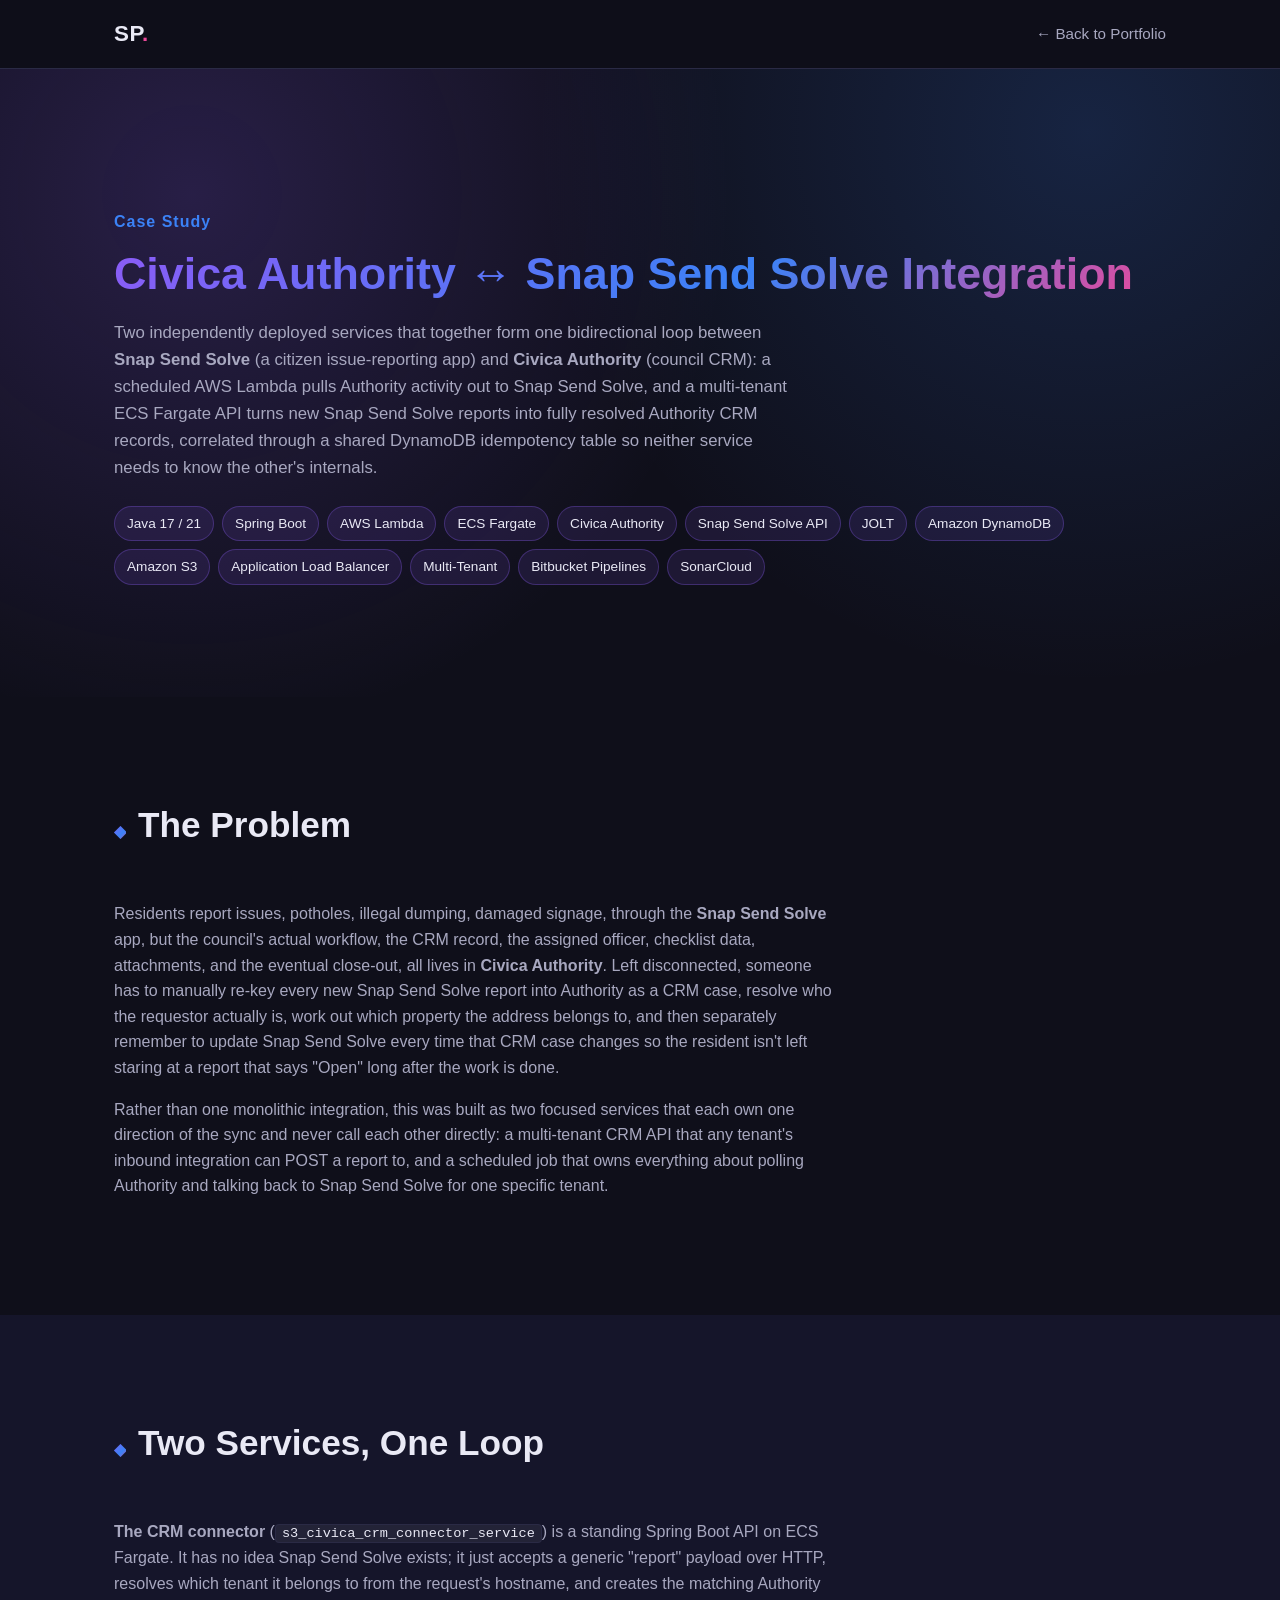
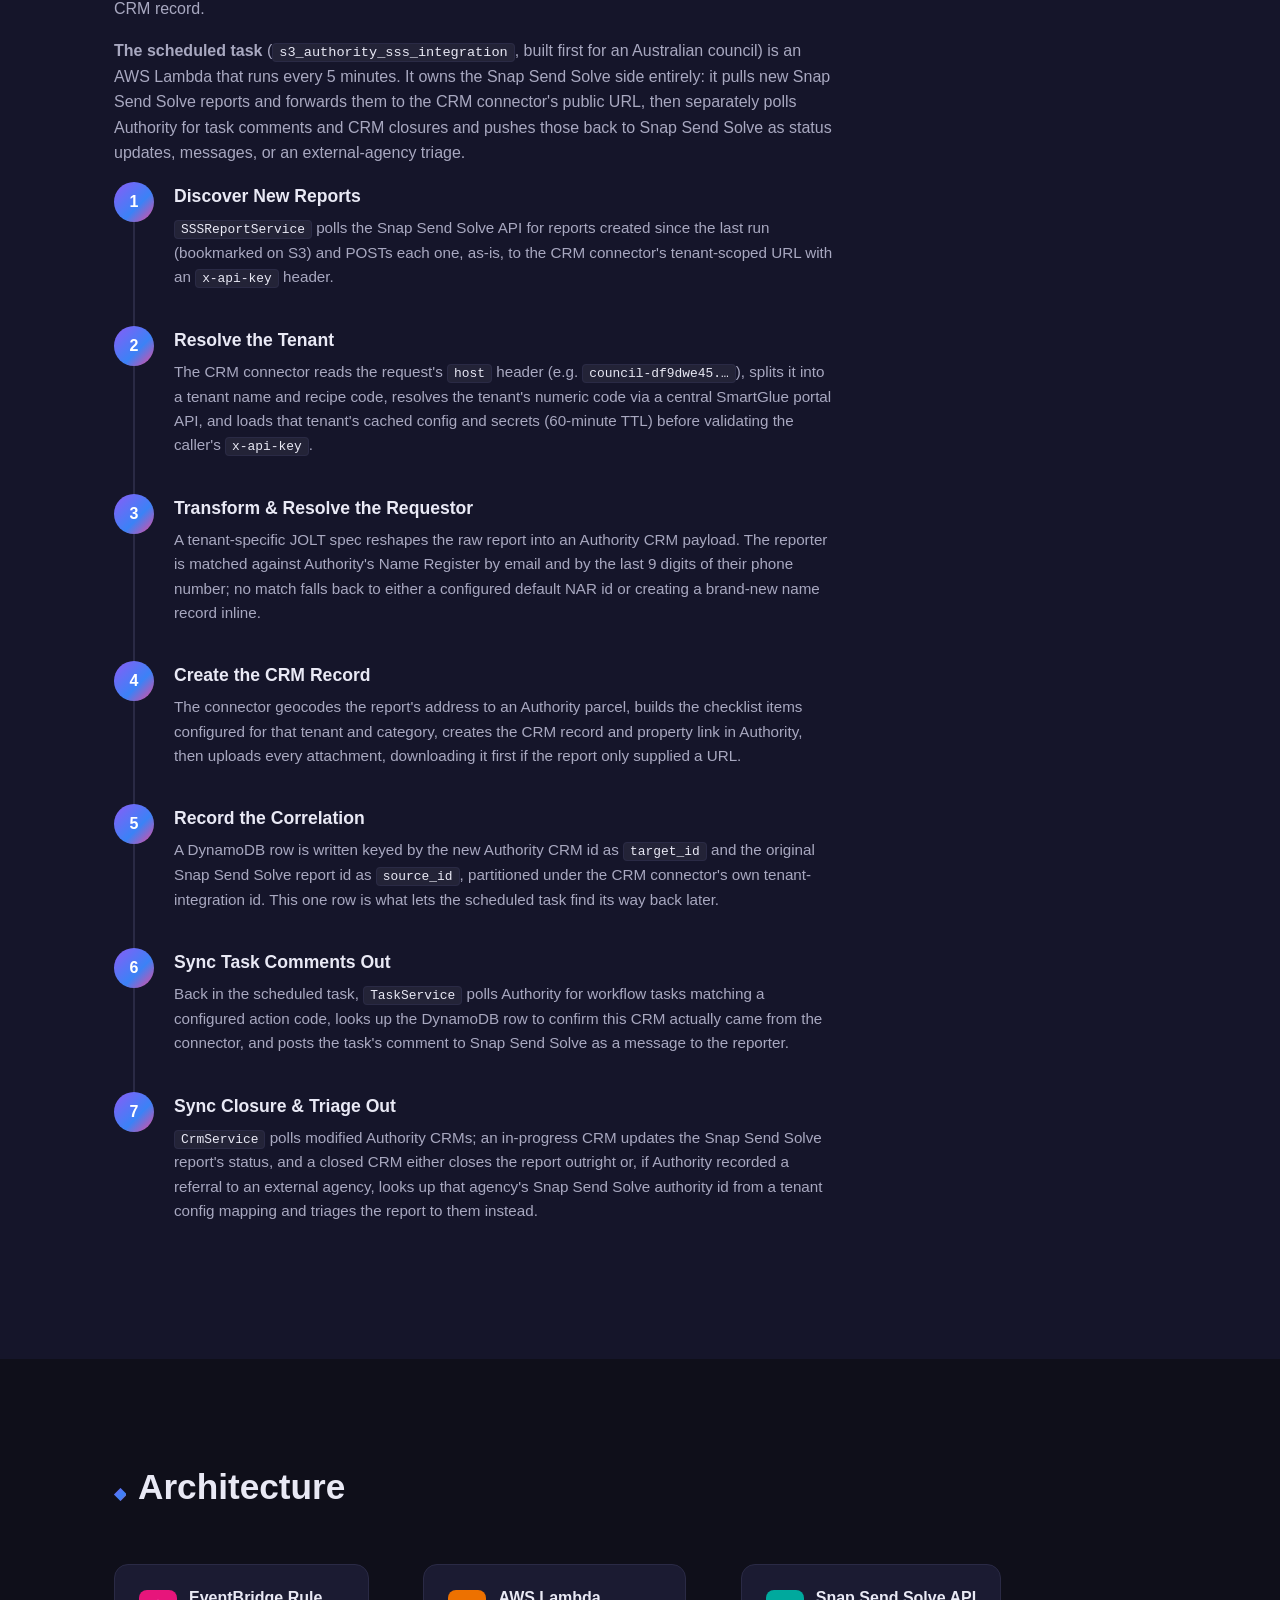
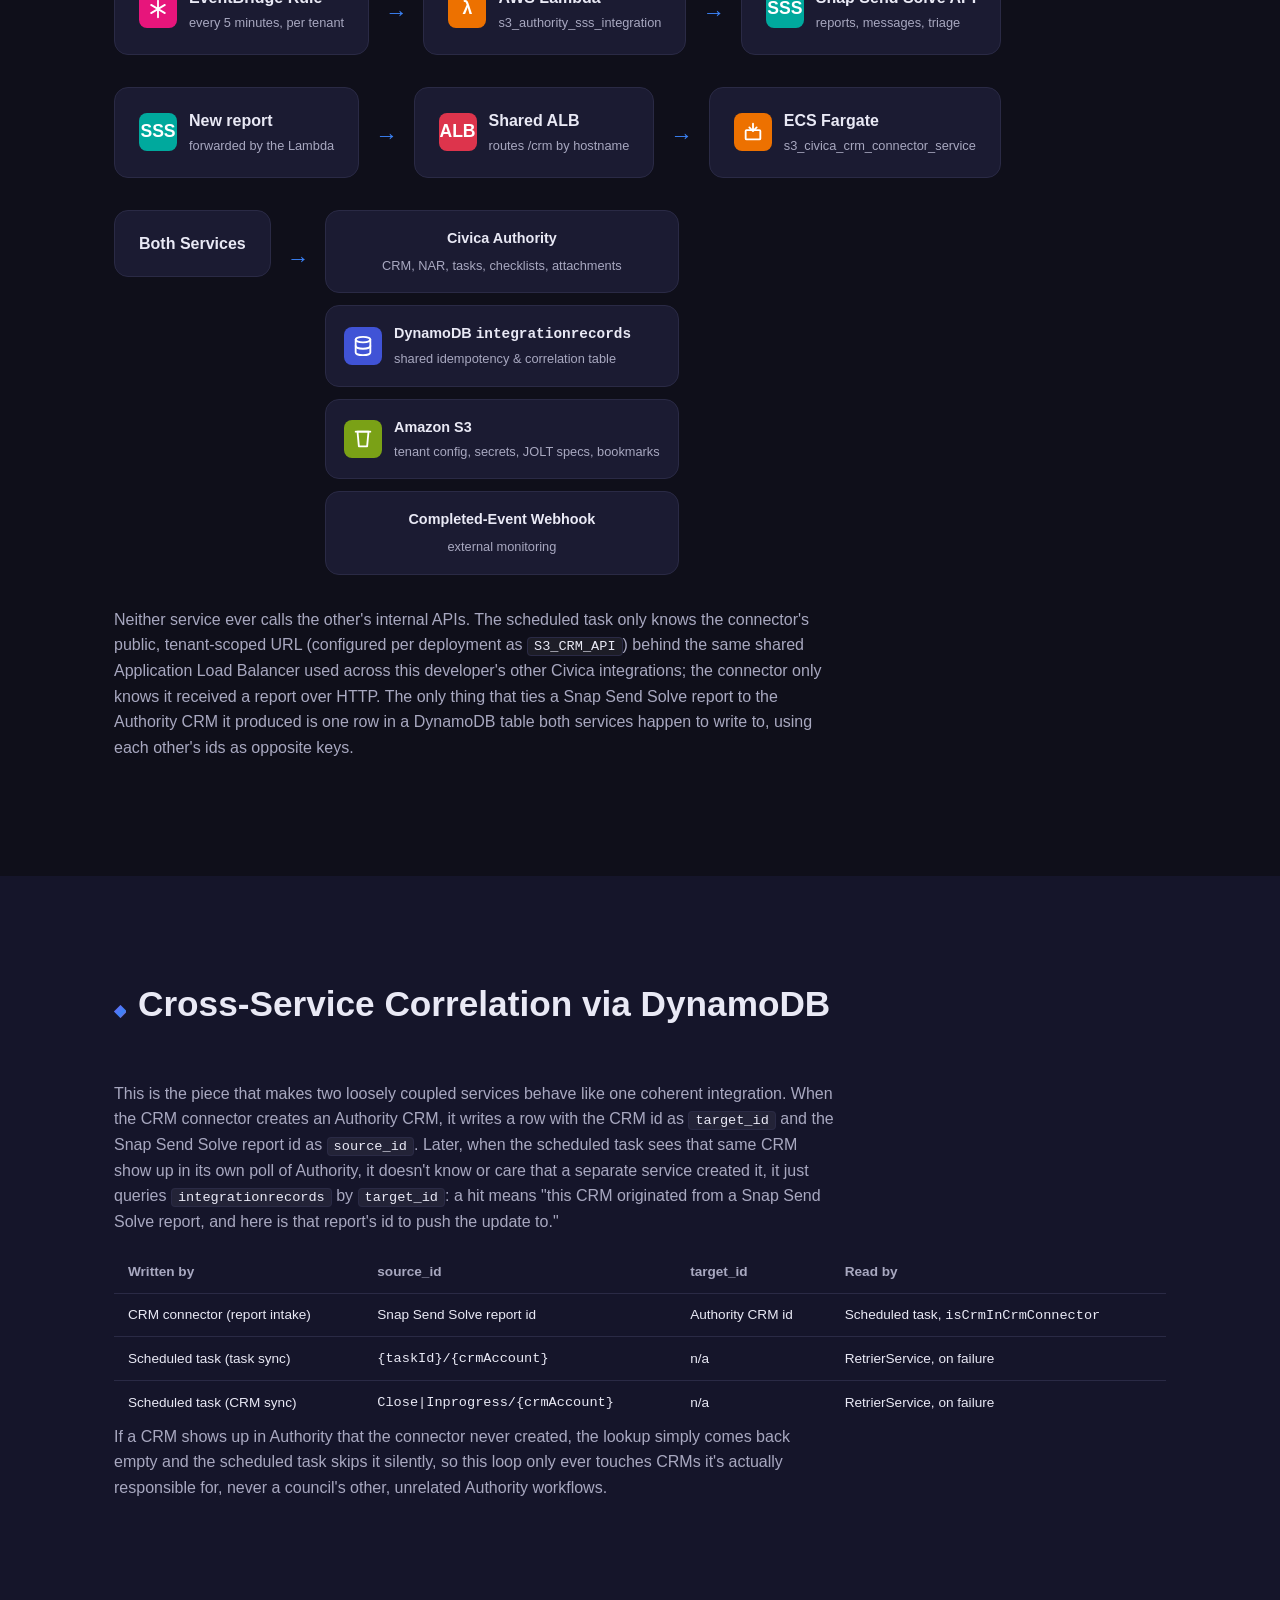
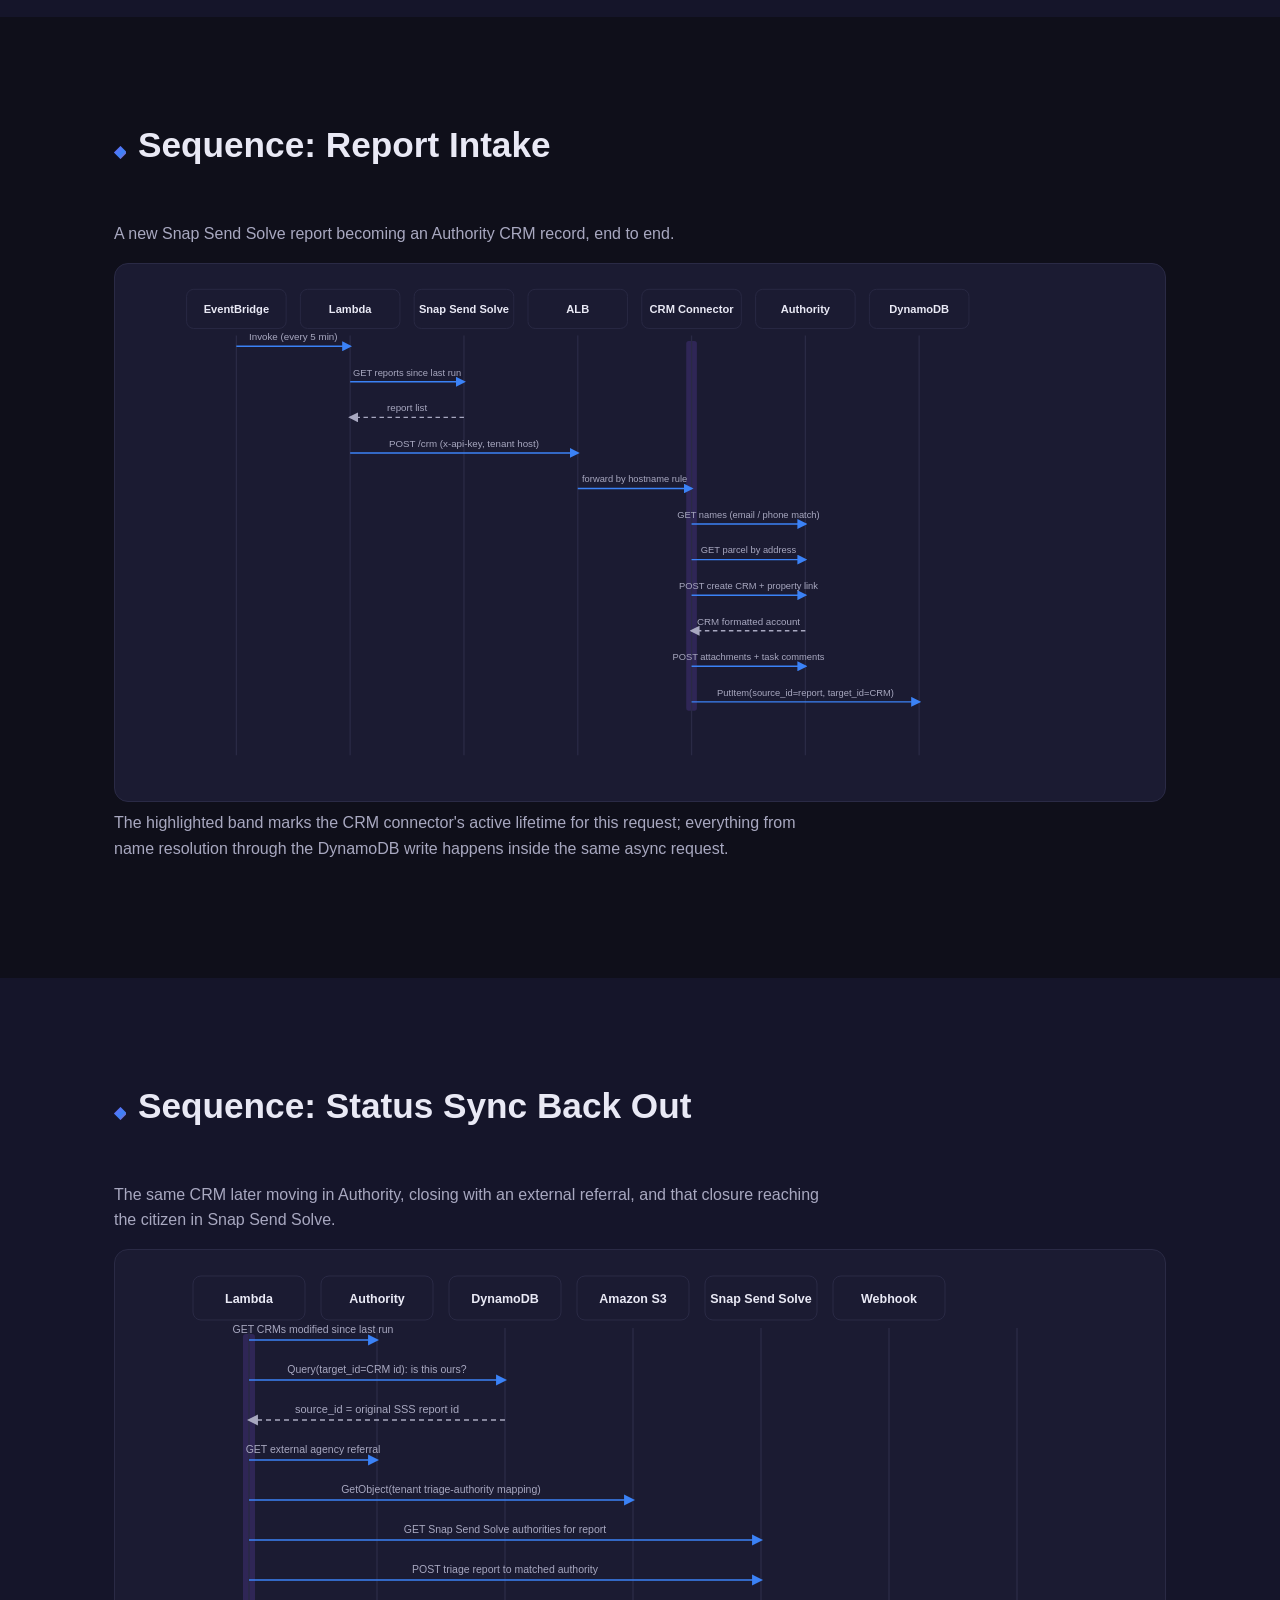
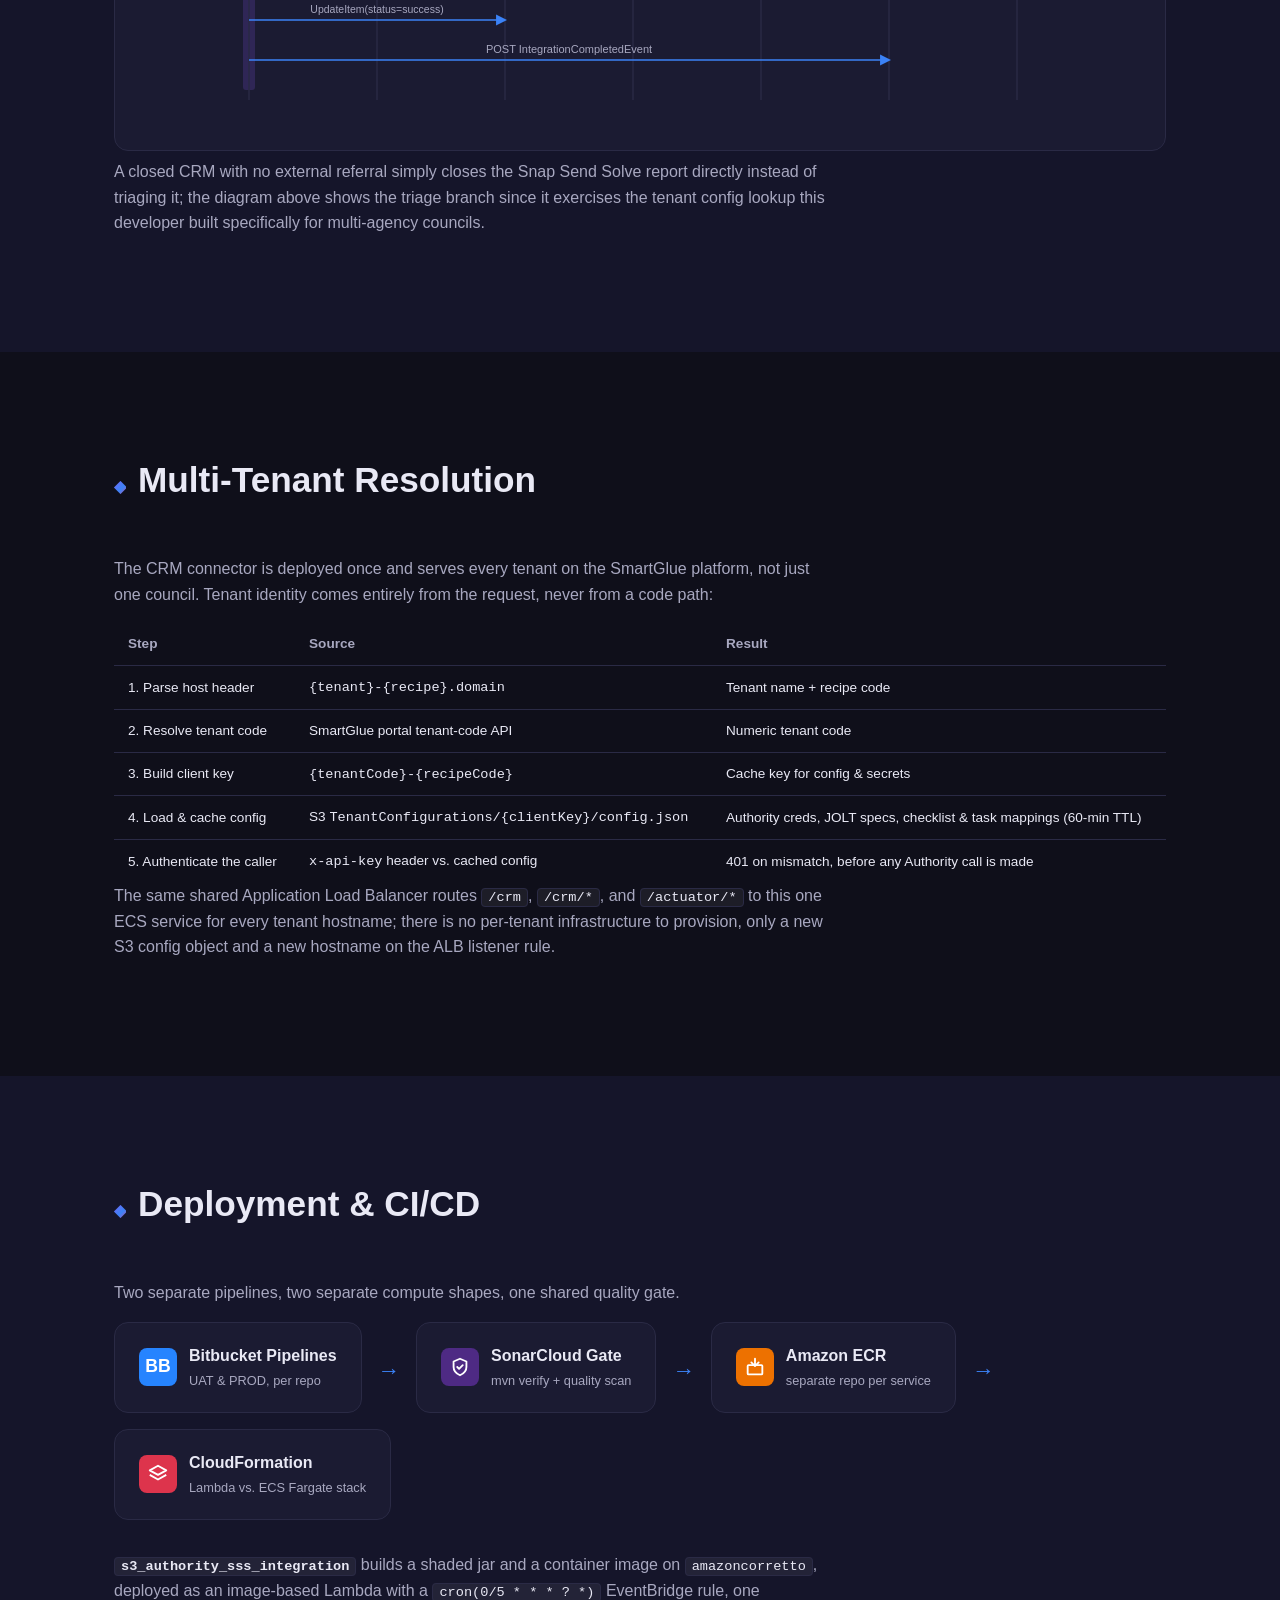
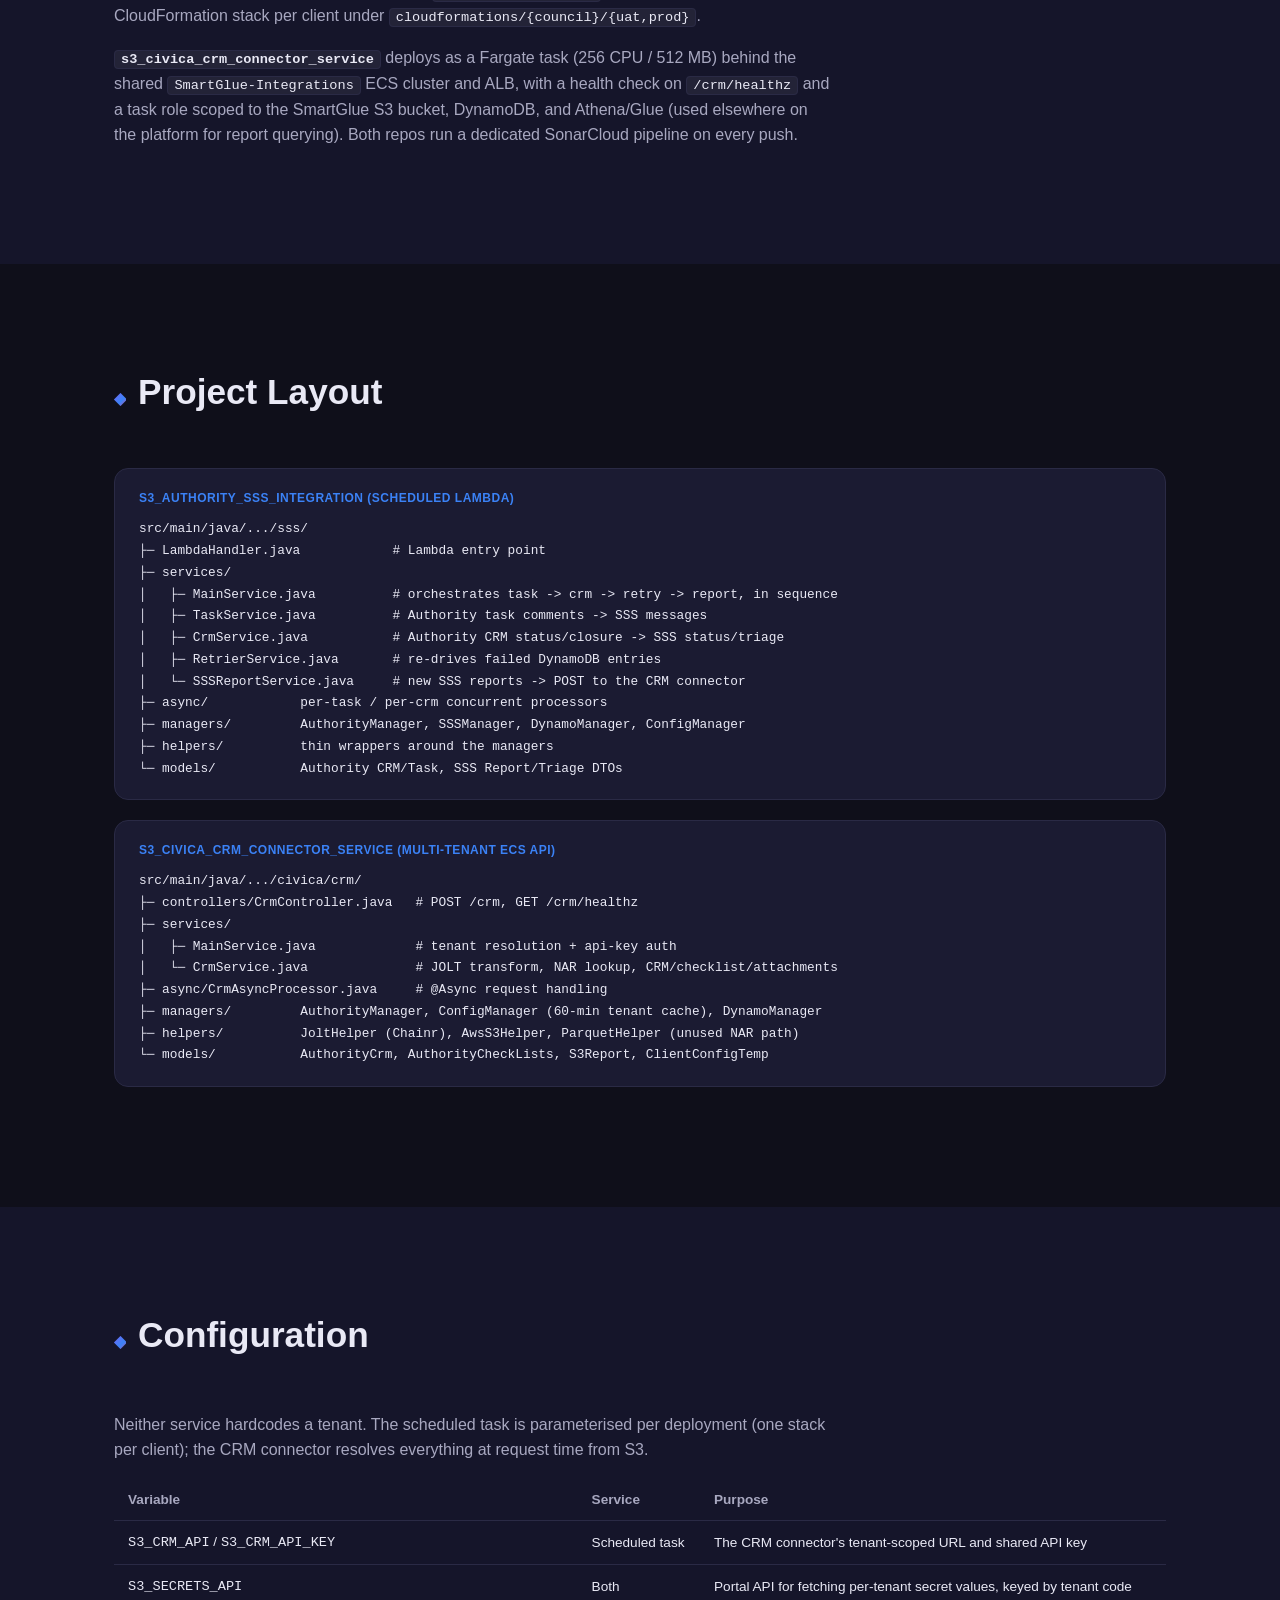
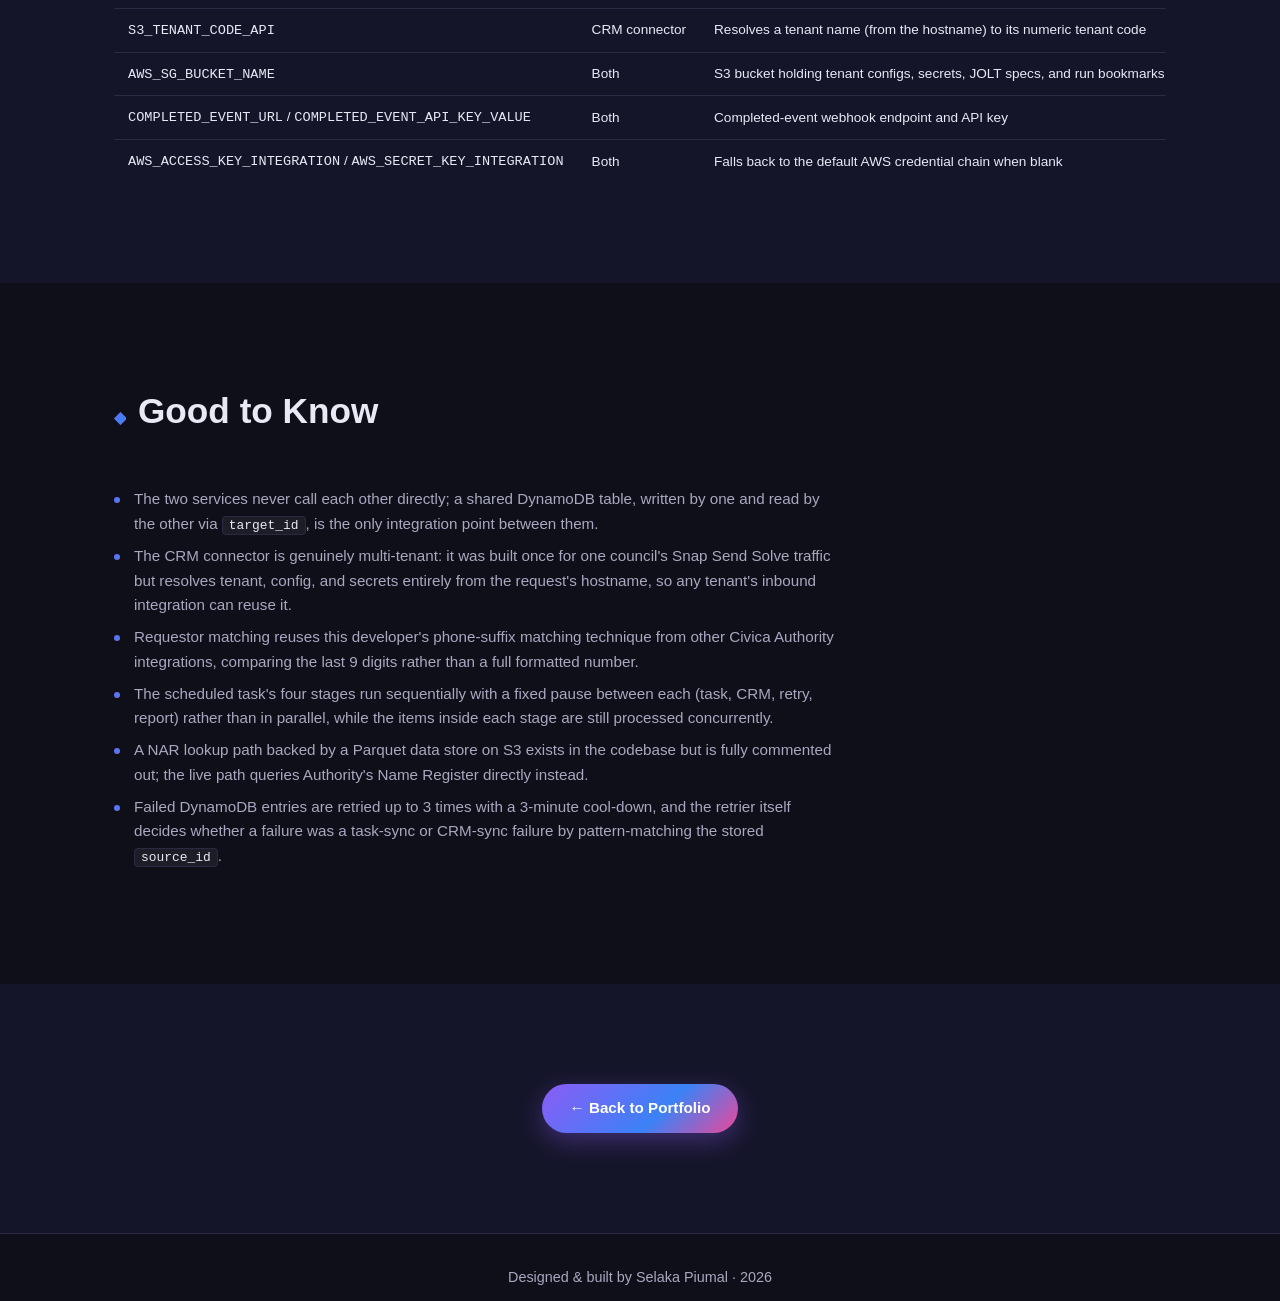
<file: projects/authority-snap-send-solve.html>
<!DOCTYPE html>
<html lang="en">
<head>
  <meta charset="UTF-8">
  <meta name="viewport" content="width=device-width, initial-scale=1.0">
  <title>Civica Authority &harr; Snap Send Solve Integration | Selaka Piumal</title>
  <meta name="description" content="Case study: two cooperating services, a scheduled AWS Lambda and a multi-tenant ECS Fargate CRM API, that turn Snap Send Solve citizen reports into Civica Authority CRM records and sync status back out, correlated through a shared DynamoDB table.">
  <link rel="stylesheet" href="../style.css">
</head>
<body>

  <header class="navbar">
    <div class="container navbar__inner">
      <a href="../index.html" class="navbar__brand">SP<span>.</span></a>
      <nav class="navbar__nav">
        <a href="../index.html#projects">&larr; Back to Portfolio</a>
      </nav>
    </div>
  </header>

  <main>
    <section class="project-hero">
      <div class="container">
        <p class="hero__eyebrow">Case Study</p>
        <h1 class="project-hero__title">Civica Authority &harr; Snap Send Solve Integration</h1>
        <p class="project-hero__subtitle">
          Two independently deployed services that together form one bidirectional loop
          between <strong>Snap Send Solve</strong> (a citizen issue-reporting app) and
          <strong>Civica Authority</strong> (council CRM): a scheduled AWS Lambda pulls
          Authority activity out to Snap Send Solve, and a multi-tenant ECS Fargate API
          turns new Snap Send Solve reports into fully resolved Authority CRM records,
          correlated through a shared DynamoDB idempotency table so neither service needs
          to know the other's internals.
        </p>
        <ul class="tag-list">
          <li>Java 17 / 21</li><li>Spring Boot</li><li>AWS Lambda</li><li>ECS Fargate</li>
          <li>Civica Authority</li><li>Snap Send Solve API</li><li>JOLT</li>
          <li>Amazon DynamoDB</li><li>Amazon S3</li><li>Application Load Balancer</li>
          <li>Multi-Tenant</li><li>Bitbucket Pipelines</li><li>SonarCloud</li>
        </ul>
      </div>
    </section>

    <section class="section">
      <div class="container">
        <h2 class="section__heading"><span>&#9670;</span> The Problem</h2>
        <p class="project-copy">
          Residents report issues, potholes, illegal dumping, damaged signage, through the
          <strong>Snap Send Solve</strong> app, but the council's actual workflow, the
          CRM record, the assigned officer, checklist data, attachments, and the
          eventual close-out, all lives in <strong>Civica Authority</strong>. Left
          disconnected, someone has to manually re-key every new Snap Send Solve report
          into Authority as a CRM case, resolve who the requestor actually is, work out
          which property the address belongs to, and then separately remember to update
          Snap Send Solve every time that CRM case changes so the resident isn't left
          staring at a report that says "Open" long after the work is done.
        </p>
        <p class="project-copy">
          Rather than one monolithic integration, this was built as two focused services
          that each own one direction of the sync and never call each other directly:
          a multi-tenant CRM API that any tenant's inbound integration can POST a report
          to, and a scheduled job that owns everything about polling Authority and
          talking back to Snap Send Solve for one specific tenant.
        </p>
      </div>
    </section>

    <section class="section section--alt">
      <div class="container">
        <h2 class="section__heading"><span>&#9670;</span> Two Services, One Loop</h2>
        <p class="project-copy">
          <strong>The CRM connector</strong> (<code>s3_civica_crm_connector_service</code>) is a
          standing Spring Boot API on ECS Fargate. It has no idea Snap Send Solve exists;
          it just accepts a generic "report" payload over HTTP, resolves which tenant
          it belongs to from the request's hostname, and creates the matching Authority
          CRM record.
        </p>
        <p class="project-copy">
          <strong>The scheduled task</strong> (<code>s3_authority_sss_integration</code>,
          built first for an Australian council) is an AWS Lambda that runs every 5 minutes. It
          owns the Snap Send Solve side entirely: it pulls new Snap Send Solve reports and
          forwards them to the CRM connector's public URL, then separately polls Authority
          for task comments and CRM closures and pushes those back to Snap Send Solve as
          status updates, messages, or an external-agency triage.
        </p>
        <div class="process">
          <div class="process__step">
            <div class="process__marker"><span class="circle">1</span><span class="line"></span></div>
            <div class="process__content">
              <h4>Discover New Reports</h4>
              <p><code>SSSReportService</code> polls the Snap Send Solve API for reports created since the last run (bookmarked on S3) and POSTs each one, as-is, to the CRM connector's tenant-scoped URL with an <code>x-api-key</code> header.</p>
            </div>
          </div>
          <div class="process__step">
            <div class="process__marker"><span class="circle">2</span><span class="line"></span></div>
            <div class="process__content">
              <h4>Resolve the Tenant</h4>
              <p>The CRM connector reads the request's <code>host</code> header (e.g. <code>council-df9dwe45.&hellip;</code>), splits it into a tenant name and recipe code, resolves the tenant's numeric code via a central SmartGlue portal API, and loads that tenant's cached config and secrets (60-minute TTL) before validating the caller's <code>x-api-key</code>.</p>
            </div>
          </div>
          <div class="process__step">
            <div class="process__marker"><span class="circle">3</span><span class="line"></span></div>
            <div class="process__content">
              <h4>Transform &amp; Resolve the Requestor</h4>
              <p>A tenant-specific JOLT spec reshapes the raw report into an Authority CRM payload. The reporter is matched against Authority's Name Register by email and by the last 9 digits of their phone number; no match falls back to either a configured default NAR id or creating a brand-new name record inline.</p>
            </div>
          </div>
          <div class="process__step">
            <div class="process__marker"><span class="circle">4</span><span class="line"></span></div>
            <div class="process__content">
              <h4>Create the CRM Record</h4>
              <p>The connector geocodes the report's address to an Authority parcel, builds the checklist items configured for that tenant and category, creates the CRM record and property link in Authority, then uploads every attachment, downloading it first if the report only supplied a URL.</p>
            </div>
          </div>
          <div class="process__step">
            <div class="process__marker"><span class="circle">5</span><span class="line"></span></div>
            <div class="process__content">
              <h4>Record the Correlation</h4>
              <p>A DynamoDB row is written keyed by the new Authority CRM id as <code>target_id</code> and the original Snap Send Solve report id as <code>source_id</code>, partitioned under the CRM connector's own tenant-integration id. This one row is what lets the scheduled task find its way back later.</p>
            </div>
          </div>
          <div class="process__step">
            <div class="process__marker"><span class="circle">6</span><span class="line"></span></div>
            <div class="process__content">
              <h4>Sync Task Comments Out</h4>
              <p>Back in the scheduled task, <code>TaskService</code> polls Authority for workflow tasks matching a configured action code, looks up the DynamoDB row to confirm this CRM actually came from the connector, and posts the task's comment to Snap Send Solve as a message to the reporter.</p>
            </div>
          </div>
          <div class="process__step">
            <div class="process__marker"><span class="circle">7</span></div>
            <div class="process__content">
              <h4>Sync Closure &amp; Triage Out</h4>
              <p><code>CrmService</code> polls modified Authority CRMs; an in-progress CRM updates the Snap Send Solve report's status, and a closed CRM either closes the report outright or, if Authority recorded a referral to an external agency, looks up that agency's Snap Send Solve authority id from a tenant config mapping and triages the report to them instead.</p>
            </div>
          </div>
        </div>
      </div>
    </section>

    <section class="section">
      <div class="container">
        <h2 class="section__heading"><span>&#9670;</span> Architecture</h2>
        <div class="arch-diagram">
          <div class="arch-box arch-box--icon">
            <span class="arch-icon arch-icon--integration" aria-hidden="true">
              <svg viewBox="0 0 24 24" fill="none" stroke="currentColor" stroke-width="2" stroke-linecap="round"><path d="M12 3v18M4.5 7.5l15 9M19.5 7.5l-15 9"/></svg>
            </span>
            <div class="arch-box__label">EventBridge Rule<br><small>every 5 minutes, per tenant</small></div>
          </div>
          <div class="arch-arrow">&rarr;</div>
          <div class="arch-box arch-box--icon">
            <span class="arch-icon arch-icon--compute" aria-hidden="true">&lambda;</span>
            <div class="arch-box__label">AWS Lambda<br><small>s3_authority_sss_integration</small></div>
          </div>
          <div class="arch-arrow">&rarr;</div>
          <div class="arch-box arch-box--icon">
            <span class="arch-icon arch-icon--reporting" aria-hidden="true">SSS</span>
            <div class="arch-box__label">Snap Send Solve API<br><small>reports, messages, triage</small></div>
          </div>
        </div>

        <div class="arch-diagram" style="margin-top:20px;">
          <div class="arch-box arch-box--icon">
            <span class="arch-icon arch-icon--reporting" aria-hidden="true">SSS</span>
            <div class="arch-box__label">New report<br><small>forwarded by the Lambda</small></div>
          </div>
          <div class="arch-arrow">&rarr;</div>
          <div class="arch-box arch-box--icon">
            <span class="arch-icon arch-icon--management" aria-hidden="true">ALB</span>
            <div class="arch-box__label">Shared ALB<br><small>routes /crm by hostname</small></div>
          </div>
          <div class="arch-arrow">&rarr;</div>
          <div class="arch-box arch-box--icon">
            <span class="arch-icon arch-icon--containers" aria-hidden="true">
              <svg viewBox="0 0 24 24" fill="none" stroke="currentColor" stroke-width="2" stroke-linecap="round" stroke-linejoin="round"><rect x="4" y="10" width="16" height="10" rx="1"/><path d="M12 3v8M8 7l4 4 4-4"/></svg>
            </span>
            <div class="arch-box__label">ECS Fargate<br><small>s3_civica_crm_connector_service</small></div>
          </div>
        </div>

        <div class="arch-diagram" style="margin-top:20px;">
          <div class="arch-box">Both Services</div>
          <div class="arch-arrow">&rarr;</div>
          <div class="arch-branches">
            <div class="arch-box arch-box--small">Civica Authority<br><small>CRM, NAR, tasks, checklists, attachments</small></div>
            <div class="arch-box arch-box--small arch-box--icon">
              <span class="arch-icon arch-icon--database" aria-hidden="true">
                <svg viewBox="0 0 24 24" fill="none" stroke="currentColor" stroke-width="2" stroke-linecap="round" stroke-linejoin="round"><ellipse cx="12" cy="5" rx="8" ry="3"/><path d="M4 5v14c0 1.7 3.6 3 8 3s8-1.3 8-3V5"/><path d="M4 12c0 1.7 3.6 3 8 3s8-1.3 8-3"/></svg>
              </span>
              <div class="arch-box__label">DynamoDB <code>integrationrecords</code><br><small>shared idempotency &amp; correlation table</small></div>
            </div>
            <div class="arch-box arch-box--small arch-box--icon">
              <span class="arch-icon arch-icon--storage" aria-hidden="true">
                <svg viewBox="0 0 24 24" fill="none" stroke="currentColor" stroke-width="2" stroke-linecap="round" stroke-linejoin="round"><path d="M6 4h12l-1.5 16h-9L6 4z"/><path d="M4 4h16"/></svg>
              </span>
              <div class="arch-box__label">Amazon S3<br><small>tenant config, secrets, JOLT specs, bookmarks</small></div>
            </div>
            <div class="arch-box arch-box--small">Completed-Event Webhook<br><small>external monitoring</small></div>
          </div>
        </div>

        <p class="project-copy">
          Neither service ever calls the other's internal APIs. The scheduled task only
          knows the connector's public, tenant-scoped URL (configured per deployment as
          <code>S3_CRM_API</code>) behind the same shared Application Load Balancer used
          across this developer's other Civica integrations; the connector only knows it
          received a report over HTTP. The only thing that ties a Snap Send Solve report
          to the Authority CRM it produced is one row in a DynamoDB table both services
          happen to write to, using each other's ids as opposite keys.
        </p>
      </div>
    </section>

    <section class="section section--alt">
      <div class="container">
        <h2 class="section__heading"><span>&#9670;</span> Cross-Service Correlation via DynamoDB</h2>
        <p class="project-copy">
          This is the piece that makes two loosely coupled services behave like one
          coherent integration. When the CRM connector creates an Authority CRM, it
          writes a row with the CRM id as <code>target_id</code> and the Snap Send Solve
          report id as <code>source_id</code>. Later, when the scheduled task sees that
          same CRM show up in its own poll of Authority, it doesn't know or care that a
          separate service created it, it just queries <code>integrationrecords</code> by
          <code>target_id</code>: a hit means "this CRM originated from a Snap Send Solve
          report, and here is that report's id to push the update to."
        </p>
        <div class="portal-table-wrap">
          <table class="portal-table">
            <thead>
              <tr><th>Written by</th><th>source_id</th><th>target_id</th><th>Read by</th></tr>
            </thead>
            <tbody>
              <tr><td>CRM connector (report intake)</td><td>Snap Send Solve report id</td><td>Authority CRM id</td><td>Scheduled task, <code>isCrmInCrmConnector</code></td></tr>
              <tr><td>Scheduled task (task sync)</td><td><code>{taskId}/{crmAccount}</code></td><td>n/a</td><td>RetrierService, on failure</td></tr>
              <tr><td>Scheduled task (CRM sync)</td><td><code>Close|Inprogress/{crmAccount}</code></td><td>n/a</td><td>RetrierService, on failure</td></tr>
            </tbody>
          </table>
        </div>
        <p class="project-copy">
          If a CRM shows up in Authority that the connector never created, the lookup
          simply comes back empty and the scheduled task skips it silently, so this loop
          only ever touches CRMs it's actually responsible for, never a council's other,
          unrelated Authority workflows.
        </p>
      </div>
    </section>

    <section class="section">
      <div class="container">
        <h2 class="section__heading"><span>&#9670;</span> Sequence: Report Intake</h2>
        <p class="project-copy">
          A new Snap Send Solve report becoming an Authority CRM record, end to end.
        </p>
        <div class="sequence-diagram-wrap">
          <svg viewBox="0 0 1136 560" role="img" aria-label="Sequence diagram of a new Snap Send Solve report becoming an Authority CRM record" class="sequence-diagram__svg">
            <defs>
              <marker id="seqSssArrow" viewBox="0 0 10 10" refX="8" refY="5" markerWidth="7" markerHeight="7" orient="auto-start-reverse">
                <path d="M0,0 L10,5 L0,10 z" fill="var(--accent-2)"></path>
              </marker>
              <marker id="seqSssArrowMuted" viewBox="0 0 10 10" refX="8" refY="5" markerWidth="7" markerHeight="7" orient="auto-start-reverse">
                <path d="M0,0 L10,5 L0,10 z" fill="var(--text-muted)"></path>
              </marker>
            </defs>
            <rect x="620" y="64" width="12" height="416" fill="var(--accent-1)" opacity="0.18" rx="3"></rect>
            <line x1="114" y1="58" x2="114" y2="530" stroke="var(--card-border)" stroke-width="1.5"></line>
            <line x1="242" y1="58" x2="242" y2="530" stroke="var(--card-border)" stroke-width="1.5"></line>
            <line x1="370" y1="58" x2="370" y2="530" stroke="var(--card-border)" stroke-width="1.5"></line>
            <line x1="498" y1="58" x2="498" y2="530" stroke="var(--card-border)" stroke-width="1.5"></line>
            <line x1="626" y1="58" x2="626" y2="530" stroke="var(--card-border)" stroke-width="1.5"></line>
            <line x1="754" y1="58" x2="754" y2="530" stroke="var(--card-border)" stroke-width="1.5"></line>
            <line x1="882" y1="58" x2="882" y2="530" stroke="var(--card-border)" stroke-width="1.5"></line>
            <rect x="58" y="6" width="112" height="44" rx="8" fill="var(--card-bg)" stroke="var(--card-border)"></rect>
            <text x="114" y="33" text-anchor="middle" font-size="12.5" font-weight="700" fill="var(--text)">EventBridge</text>
            <rect x="186" y="6" width="112" height="44" rx="8" fill="var(--card-bg)" stroke="var(--card-border)"></rect>
            <text x="242" y="33" text-anchor="middle" font-size="12.5" font-weight="700" fill="var(--text)">Lambda</text>
            <rect x="314" y="6" width="112" height="44" rx="8" fill="var(--card-bg)" stroke="var(--card-border)"></rect>
            <text x="370" y="33" text-anchor="middle" font-size="12.5" font-weight="700" fill="var(--text)">Snap Send Solve</text>
            <rect x="442" y="6" width="112" height="44" rx="8" fill="var(--card-bg)" stroke="var(--card-border)"></rect>
            <text x="498" y="33" text-anchor="middle" font-size="12.5" font-weight="700" fill="var(--text)">ALB</text>
            <rect x="570" y="6" width="112" height="44" rx="8" fill="var(--card-bg)" stroke="var(--card-border)"></rect>
            <text x="626" y="33" text-anchor="middle" font-size="12.5" font-weight="700" fill="var(--text)">CRM Connector</text>
            <rect x="698" y="6" width="112" height="44" rx="8" fill="var(--card-bg)" stroke="var(--card-border)"></rect>
            <text x="754" y="33" text-anchor="middle" font-size="12.5" font-weight="700" fill="var(--text)">Authority</text>
            <rect x="826" y="6" width="112" height="44" rx="8" fill="var(--card-bg)" stroke="var(--card-border)"></rect>
            <text x="882" y="33" text-anchor="middle" font-size="12.5" font-weight="700" fill="var(--text)">DynamoDB</text>

            <line x1="114" y1="70" x2="242" y2="70" stroke="var(--accent-2)" stroke-width="1.6" marker-end="url(#seqSssArrow)"></line>
            <text x="178" y="63" text-anchor="middle" font-size="11" fill="var(--text-muted)">Invoke (every 5 min)</text>

            <line x1="242" y1="110" x2="370" y2="110" stroke="var(--accent-2)" stroke-width="1.6" marker-end="url(#seqSssArrow)"></line>
            <text x="306" y="103" text-anchor="middle" font-size="10.5" fill="var(--text-muted)">GET reports since last run</text>
            <line x1="370" y1="150" x2="242" y2="150" stroke="var(--text-muted)" stroke-width="1.6" stroke-dasharray="5 4" marker-end="url(#seqSssArrowMuted)"></line>
            <text x="306" y="143" text-anchor="middle" font-size="11" fill="var(--text-muted)">report list</text>

            <line x1="242" y1="190" x2="498" y2="190" stroke="var(--accent-2)" stroke-width="1.6" marker-end="url(#seqSssArrow)"></line>
            <text x="370" y="183" text-anchor="middle" font-size="11" fill="var(--text-muted)">POST /crm (x-api-key, tenant host)</text>

            <line x1="498" y1="230" x2="626" y2="230" stroke="var(--accent-2)" stroke-width="1.6" marker-end="url(#seqSssArrow)"></line>
            <text x="562" y="223" text-anchor="middle" font-size="10.5" fill="var(--text-muted)">forward by hostname rule</text>

            <line x1="626" y1="270" x2="754" y2="270" stroke="var(--accent-2)" stroke-width="1.6" marker-end="url(#seqSssArrow)"></line>
            <text x="690" y="263" text-anchor="middle" font-size="10.5" fill="var(--text-muted)">GET names (email / phone match)</text>

            <line x1="626" y1="310" x2="754" y2="310" stroke="var(--accent-2)" stroke-width="1.6" marker-end="url(#seqSssArrow)"></line>
            <text x="690" y="303" text-anchor="middle" font-size="10.5" fill="var(--text-muted)">GET parcel by address</text>

            <line x1="626" y1="350" x2="754" y2="350" stroke="var(--accent-2)" stroke-width="1.6" marker-end="url(#seqSssArrow)"></line>
            <text x="690" y="343" text-anchor="middle" font-size="10.5" fill="var(--text-muted)">POST create CRM + property link</text>
            <line x1="754" y1="390" x2="626" y2="390" stroke="var(--text-muted)" stroke-width="1.6" stroke-dasharray="5 4" marker-end="url(#seqSssArrowMuted)"></line>
            <text x="690" y="383" text-anchor="middle" font-size="11" fill="var(--text-muted)">CRM formatted account</text>

            <line x1="626" y1="430" x2="754" y2="430" stroke="var(--accent-2)" stroke-width="1.6" marker-end="url(#seqSssArrow)"></line>
            <text x="690" y="423" text-anchor="middle" font-size="10.5" fill="var(--text-muted)">POST attachments + task comments</text>

            <line x1="626" y1="470" x2="882" y2="470" stroke="var(--accent-2)" stroke-width="1.6" marker-end="url(#seqSssArrow)"></line>
            <text x="754" y="463" text-anchor="middle" font-size="10.5" fill="var(--text-muted)">PutItem(source_id=report, target_id=CRM)</text>
          </svg>
        </div>
        <p class="project-copy" style="margin-top:-12px;">
          The highlighted band marks the CRM connector's active lifetime for this request;
          everything from name resolution through the DynamoDB write happens inside the
          same async request.
        </p>
      </div>
    </section>

    <section class="section section--alt">
      <div class="container">
        <h2 class="section__heading"><span>&#9670;</span> Sequence: Status Sync Back Out</h2>
        <p class="project-copy">
          The same CRM later moving in Authority, closing with an external referral, and
          that closure reaching the citizen in Snap Send Solve.
        </p>
        <div class="sequence-diagram-wrap">
          <svg viewBox="0 0 1010 460" role="img" aria-label="Sequence diagram of an Authority CRM closure syncing back to Snap Send Solve" class="sequence-diagram__svg">
            <defs>
              <marker id="seqSss2Arrow" viewBox="0 0 10 10" refX="8" refY="5" markerWidth="7" markerHeight="7" orient="auto-start-reverse">
                <path d="M0,0 L10,5 L0,10 z" fill="var(--accent-2)"></path>
              </marker>
              <marker id="seqSss2ArrowMuted" viewBox="0 0 10 10" refX="8" refY="5" markerWidth="7" markerHeight="7" orient="auto-start-reverse">
                <path d="M0,0 L10,5 L0,10 z" fill="var(--text-muted)"></path>
              </marker>
            </defs>
            <rect x="108" y="64" width="12" height="356" fill="var(--accent-1)" opacity="0.18" rx="3"></rect>
            <line x1="114" y1="58" x2="114" y2="430" stroke="var(--card-border)" stroke-width="1.5"></line>
            <line x1="242" y1="58" x2="242" y2="430" stroke="var(--card-border)" stroke-width="1.5"></line>
            <line x1="370" y1="58" x2="370" y2="430" stroke="var(--card-border)" stroke-width="1.5"></line>
            <line x1="498" y1="58" x2="498" y2="430" stroke="var(--card-border)" stroke-width="1.5"></line>
            <line x1="626" y1="58" x2="626" y2="430" stroke="var(--card-border)" stroke-width="1.5"></line>
            <line x1="754" y1="58" x2="754" y2="430" stroke="var(--card-border)" stroke-width="1.5"></line>
            <line x1="882" y1="58" x2="882" y2="430" stroke="var(--card-border)" stroke-width="1.5"></line>
            <rect x="58" y="6" width="112" height="44" rx="8" fill="var(--card-bg)" stroke="var(--card-border)"></rect>
            <text x="114" y="33" text-anchor="middle" font-size="12.5" font-weight="700" fill="var(--text)">Lambda</text>
            <rect x="186" y="6" width="112" height="44" rx="8" fill="var(--card-bg)" stroke="var(--card-border)"></rect>
            <text x="242" y="33" text-anchor="middle" font-size="12.5" font-weight="700" fill="var(--text)">Authority</text>
            <rect x="314" y="6" width="112" height="44" rx="8" fill="var(--card-bg)" stroke="var(--card-border)"></rect>
            <text x="370" y="33" text-anchor="middle" font-size="12.5" font-weight="700" fill="var(--text)">DynamoDB</text>
            <rect x="442" y="6" width="112" height="44" rx="8" fill="var(--card-bg)" stroke="var(--card-border)"></rect>
            <text x="498" y="33" text-anchor="middle" font-size="12.5" font-weight="700" fill="var(--text)">Amazon S3</text>
            <rect x="570" y="6" width="112" height="44" rx="8" fill="var(--card-bg)" stroke="var(--card-border)"></rect>
            <text x="626" y="33" text-anchor="middle" font-size="12.5" font-weight="700" fill="var(--text)">Snap Send Solve</text>
            <rect x="698" y="6" width="112" height="44" rx="8" fill="var(--card-bg)" stroke="var(--card-border)"></rect>
            <text x="754" y="33" text-anchor="middle" font-size="12.5" font-weight="700" fill="var(--text)">Webhook</text>

            <line x1="114" y1="70" x2="242" y2="70" stroke="var(--accent-2)" stroke-width="1.6" marker-end="url(#seqSss2Arrow)"></line>
            <text x="178" y="63" text-anchor="middle" font-size="10.5" fill="var(--text-muted)">GET CRMs modified since last run</text>

            <line x1="114" y1="110" x2="370" y2="110" stroke="var(--accent-2)" stroke-width="1.6" marker-end="url(#seqSss2Arrow)"></line>
            <text x="242" y="103" text-anchor="middle" font-size="10.5" fill="var(--text-muted)">Query(target_id=CRM id): is this ours?</text>
            <line x1="370" y1="150" x2="114" y2="150" stroke="var(--text-muted)" stroke-width="1.6" stroke-dasharray="5 4" marker-end="url(#seqSss2ArrowMuted)"></line>
            <text x="242" y="143" text-anchor="middle" font-size="11" fill="var(--text-muted)">source_id = original SSS report id</text>

            <line x1="114" y1="190" x2="242" y2="190" stroke="var(--accent-2)" stroke-width="1.6" marker-end="url(#seqSss2Arrow)"></line>
            <text x="178" y="183" text-anchor="middle" font-size="10.5" fill="var(--text-muted)">GET external agency referral</text>

            <line x1="114" y1="230" x2="498" y2="230" stroke="var(--accent-2)" stroke-width="1.6" marker-end="url(#seqSss2Arrow)"></line>
            <text x="306" y="223" text-anchor="middle" font-size="10.5" fill="var(--text-muted)">GetObject(tenant triage-authority mapping)</text>

            <line x1="114" y1="270" x2="626" y2="270" stroke="var(--accent-2)" stroke-width="1.6" marker-end="url(#seqSss2Arrow)"></line>
            <text x="370" y="263" text-anchor="middle" font-size="10.5" fill="var(--text-muted)">GET Snap Send Solve authorities for report</text>

            <line x1="114" y1="310" x2="626" y2="310" stroke="var(--accent-2)" stroke-width="1.6" marker-end="url(#seqSss2Arrow)"></line>
            <text x="370" y="303" text-anchor="middle" font-size="10.5" fill="var(--text-muted)">POST triage report to matched authority</text>

            <line x1="114" y1="350" x2="370" y2="350" stroke="var(--accent-2)" stroke-width="1.6" marker-end="url(#seqSss2Arrow)"></line>
            <text x="242" y="343" text-anchor="middle" font-size="10.5" fill="var(--text-muted)">UpdateItem(status=success)</text>

            <line x1="114" y1="390" x2="754" y2="390" stroke="var(--accent-2)" stroke-width="1.6" marker-end="url(#seqSss2Arrow)"></line>
            <text x="434" y="383" text-anchor="middle" font-size="11" fill="var(--text-muted)">POST IntegrationCompletedEvent</text>
          </svg>
        </div>
        <p class="project-copy" style="margin-top:-12px;">
          A closed CRM with no external referral simply closes the Snap Send Solve report
          directly instead of triaging it; the diagram above shows the triage branch since
          it exercises the tenant config lookup this developer built specifically for
          multi-agency councils.
        </p>
      </div>
    </section>

    <section class="section">
      <div class="container">
        <h2 class="section__heading"><span>&#9670;</span> Multi-Tenant Resolution</h2>
        <p class="project-copy">
          The CRM connector is deployed once and serves every tenant on the SmartGlue
          platform, not just one council. Tenant identity comes entirely from the request,
          never from a code path:
        </p>
        <div class="portal-table-wrap">
          <table class="portal-table">
            <thead>
              <tr><th>Step</th><th>Source</th><th>Result</th></tr>
            </thead>
            <tbody>
              <tr><td>1. Parse host header</td><td><code>{tenant}-{recipe}.domain</code></td><td>Tenant name + recipe code</td></tr>
              <tr><td>2. Resolve tenant code</td><td>SmartGlue portal tenant-code API</td><td>Numeric tenant code</td></tr>
              <tr><td>3. Build client key</td><td><code>{tenantCode}-{recipeCode}</code></td><td>Cache key for config &amp; secrets</td></tr>
              <tr><td>4. Load &amp; cache config</td><td>S3 <code>TenantConfigurations/{clientKey}/config.json</code></td><td>Authority creds, JOLT specs, checklist &amp; task mappings (60-min TTL)</td></tr>
              <tr><td>5. Authenticate the caller</td><td><code>x-api-key</code> header vs. cached config</td><td>401 on mismatch, before any Authority call is made</td></tr>
            </tbody>
          </table>
        </div>
        <p class="project-copy">
          The same shared Application Load Balancer routes <code>/crm</code>,
          <code>/crm/*</code>, and <code>/actuator/*</code> to this one ECS service for
          every tenant hostname; there is no per-tenant infrastructure to provision, only
          a new S3 config object and a new hostname on the ALB listener rule.
        </p>
      </div>
    </section>

    <section class="section section--alt">
      <div class="container">
        <h2 class="section__heading"><span>&#9670;</span> Deployment &amp; CI/CD</h2>
        <p class="project-copy">
          Two separate pipelines, two separate compute shapes, one shared quality gate.
        </p>
        <div class="arch-diagram">
          <div class="arch-box arch-box--icon">
            <span class="arch-icon arch-icon--devtools" aria-hidden="true">BB</span>
            <div class="arch-box__label">Bitbucket Pipelines<br><small>UAT &amp; PROD, per repo</small></div>
          </div>
          <div class="arch-arrow">&rarr;</div>
          <div class="arch-box arch-box--icon">
            <span class="arch-icon arch-icon--quality" aria-hidden="true">
              <svg viewBox="0 0 24 24" fill="none" stroke="currentColor" stroke-width="2" stroke-linecap="round" stroke-linejoin="round"><path d="M12 3l7 3v6c0 5-3.5 7.5-7 9-3.5-1.5-7-4-7-9V6l7-3z"/><path d="M9 12l2 2 4-4"/></svg>
            </span>
            <div class="arch-box__label">SonarCloud Gate<br><small>mvn verify + quality scan</small></div>
          </div>
          <div class="arch-arrow">&rarr;</div>
          <div class="arch-box arch-box--icon">
            <span class="arch-icon arch-icon--containers" aria-hidden="true">
              <svg viewBox="0 0 24 24" fill="none" stroke="currentColor" stroke-width="2" stroke-linecap="round" stroke-linejoin="round"><rect x="4" y="10" width="16" height="10" rx="1"/><path d="M12 3v8M8 7l4 4 4-4"/></svg>
            </span>
            <div class="arch-box__label">Amazon ECR<br><small>separate repo per service</small></div>
          </div>
          <div class="arch-arrow">&rarr;</div>
          <div class="arch-box arch-box--icon">
            <span class="arch-icon arch-icon--management" aria-hidden="true">
              <svg viewBox="0 0 24 24" fill="none" stroke="currentColor" stroke-width="2" stroke-linejoin="round"><path d="M12 3l9 5-9 5-9-5 9-5z"/><path d="M3 13l9 5 9-5"/></svg>
            </span>
            <div class="arch-box__label">CloudFormation<br><small>Lambda vs. ECS Fargate stack</small></div>
          </div>
        </div>
        <p class="project-copy">
          <strong><code>s3_authority_sss_integration</code></strong> builds a shaded jar and a
          container image on <code>amazoncorretto</code>, deployed as an image-based
          Lambda with a <code>cron(0/5 * * * ? *)</code> EventBridge rule, one CloudFormation
          stack per client under <code>cloudformations/{council}/{uat,prod}</code>.
        </p>
        <p class="project-copy">
          <strong><code>s3_civica_crm_connector_service</code></strong> deploys as a Fargate
          task (256 CPU / 512 MB) behind the shared <code>SmartGlue-Integrations</code> ECS
          cluster and ALB, with a health check on <code>/crm/healthz</code> and a task role
          scoped to the SmartGlue S3 bucket, DynamoDB, and Athena/Glue (used elsewhere on
          the platform for report querying). Both repos run a dedicated SonarCloud pipeline
          on every push.
        </p>
      </div>
    </section>

    <section class="section">
      <div class="container">
        <h2 class="section__heading"><span>&#9670;</span> Project Layout</h2>
        <div class="code-block">
          <span class="code-block__label">s3_authority_sss_integration (scheduled Lambda)</span>
          <pre>src/main/java/.../sss/
&#9500;&#9472; LambdaHandler.java            # Lambda entry point
&#9500;&#9472; services/
&#9474;   &#9500;&#9472; MainService.java          # orchestrates task -&gt; crm -&gt; retry -&gt; report, in sequence
&#9474;   &#9500;&#9472; TaskService.java          # Authority task comments -&gt; SSS messages
&#9474;   &#9500;&#9472; CrmService.java           # Authority CRM status/closure -&gt; SSS status/triage
&#9474;   &#9500;&#9472; RetrierService.java       # re-drives failed DynamoDB entries
&#9474;   &#9492;&#9472; SSSReportService.java     # new SSS reports -&gt; POST to the CRM connector
&#9500;&#9472; async/            per-task / per-crm concurrent processors
&#9500;&#9472; managers/         AuthorityManager, SSSManager, DynamoManager, ConfigManager
&#9500;&#9472; helpers/          thin wrappers around the managers
&#9492;&#9472; models/           Authority CRM/Task, SSS Report/Triage DTOs</pre>
        </div>
        <div class="code-block">
          <span class="code-block__label">s3_civica_crm_connector_service (multi-tenant ECS API)</span>
          <pre>src/main/java/.../civica/crm/
&#9500;&#9472; controllers/CrmController.java   # POST /crm, GET /crm/healthz
&#9500;&#9472; services/
&#9474;   &#9500;&#9472; MainService.java             # tenant resolution + api-key auth
&#9474;   &#9492;&#9472; CrmService.java              # JOLT transform, NAR lookup, CRM/checklist/attachments
&#9500;&#9472; async/CrmAsyncProcessor.java     # @Async request handling
&#9500;&#9472; managers/         AuthorityManager, ConfigManager (60-min tenant cache), DynamoManager
&#9500;&#9472; helpers/          JoltHelper (Chainr), AwsS3Helper, ParquetHelper (unused NAR path)
&#9492;&#9472; models/           AuthorityCrm, AuthorityCheckLists, S3Report, ClientConfigTemp</pre>
        </div>
      </div>
    </section>

    <section class="section section--alt">
      <div class="container">
        <h2 class="section__heading"><span>&#9670;</span> Configuration</h2>
        <p class="project-copy">
          Neither service hardcodes a tenant. The scheduled task is parameterised per
          deployment (one stack per client); the CRM connector resolves everything at
          request time from S3.
        </p>
        <div class="portal-table-wrap">
          <table class="portal-table">
            <thead>
              <tr><th>Variable</th><th>Service</th><th>Purpose</th></tr>
            </thead>
            <tbody>
              <tr><td><code>S3_CRM_API</code> / <code>S3_CRM_API_KEY</code></td><td>Scheduled task</td><td>The CRM connector's tenant-scoped URL and shared API key</td></tr>
              <tr><td><code>S3_SECRETS_API</code></td><td>Both</td><td>Portal API for fetching per-tenant secret values, keyed by tenant code</td></tr>
              <tr><td><code>S3_TENANT_CODE_API</code></td><td>CRM connector</td><td>Resolves a tenant name (from the hostname) to its numeric tenant code</td></tr>
              <tr><td><code>AWS_SG_BUCKET_NAME</code></td><td>Both</td><td>S3 bucket holding tenant configs, secrets, JOLT specs, and run bookmarks</td></tr>
              <tr><td><code>COMPLETED_EVENT_URL</code> / <code>COMPLETED_EVENT_API_KEY_VALUE</code></td><td>Both</td><td>Completed-event webhook endpoint and API key</td></tr>
              <tr><td><code>AWS_ACCESS_KEY_INTEGRATION</code> / <code>AWS_SECRET_KEY_INTEGRATION</code></td><td>Both</td><td>Falls back to the default AWS credential chain when blank</td></tr>
            </tbody>
          </table>
        </div>
      </div>
    </section>

    <section class="section">
      <div class="container">
        <h2 class="section__heading"><span>&#9670;</span> Good to Know</h2>
        <ul class="timeline__bullets project-copy">
          <li>The two services never call each other directly; a shared DynamoDB table, written by one and read by the other via <code>target_id</code>, is the only integration point between them.</li>
          <li>The CRM connector is genuinely multi-tenant: it was built once for one council's Snap Send Solve traffic but resolves tenant, config, and secrets entirely from the request's hostname, so any tenant's inbound integration can reuse it.</li>
          <li>Requestor matching reuses this developer's phone-suffix matching technique from other Civica Authority integrations, comparing the last 9 digits rather than a full formatted number.</li>
          <li>The scheduled task's four stages run sequentially with a fixed pause between each (task, CRM, retry, report) rather than in parallel, while the items inside each stage are still processed concurrently.</li>
          <li>A NAR lookup path backed by a Parquet data store on S3 exists in the codebase but is fully commented out; the live path queries Authority's Name Register directly instead.</li>
          <li>Failed DynamoDB entries are retried up to 3 times with a 3-minute cool-down, and the retrier itself decides whether a failure was a task-sync or CRM-sync failure by pattern-matching the stored <code>source_id</code>.</li>
        </ul>
      </div>
    </section>

    <section class="section section--contact">
      <div class="container contact__inner">
        <a href="../index.html#projects" class="btn btn--primary btn--back">&larr; Back to Portfolio</a>
      </div>
    </section>
  </main>

  <footer class="footer">
    <div class="container">
      <p>Designed &amp; built by Selaka Piumal &middot; <span id="year"></span></p>
    </div>
  </footer>

  <script src="../script.js"></script>
</body>
</html>
</file>
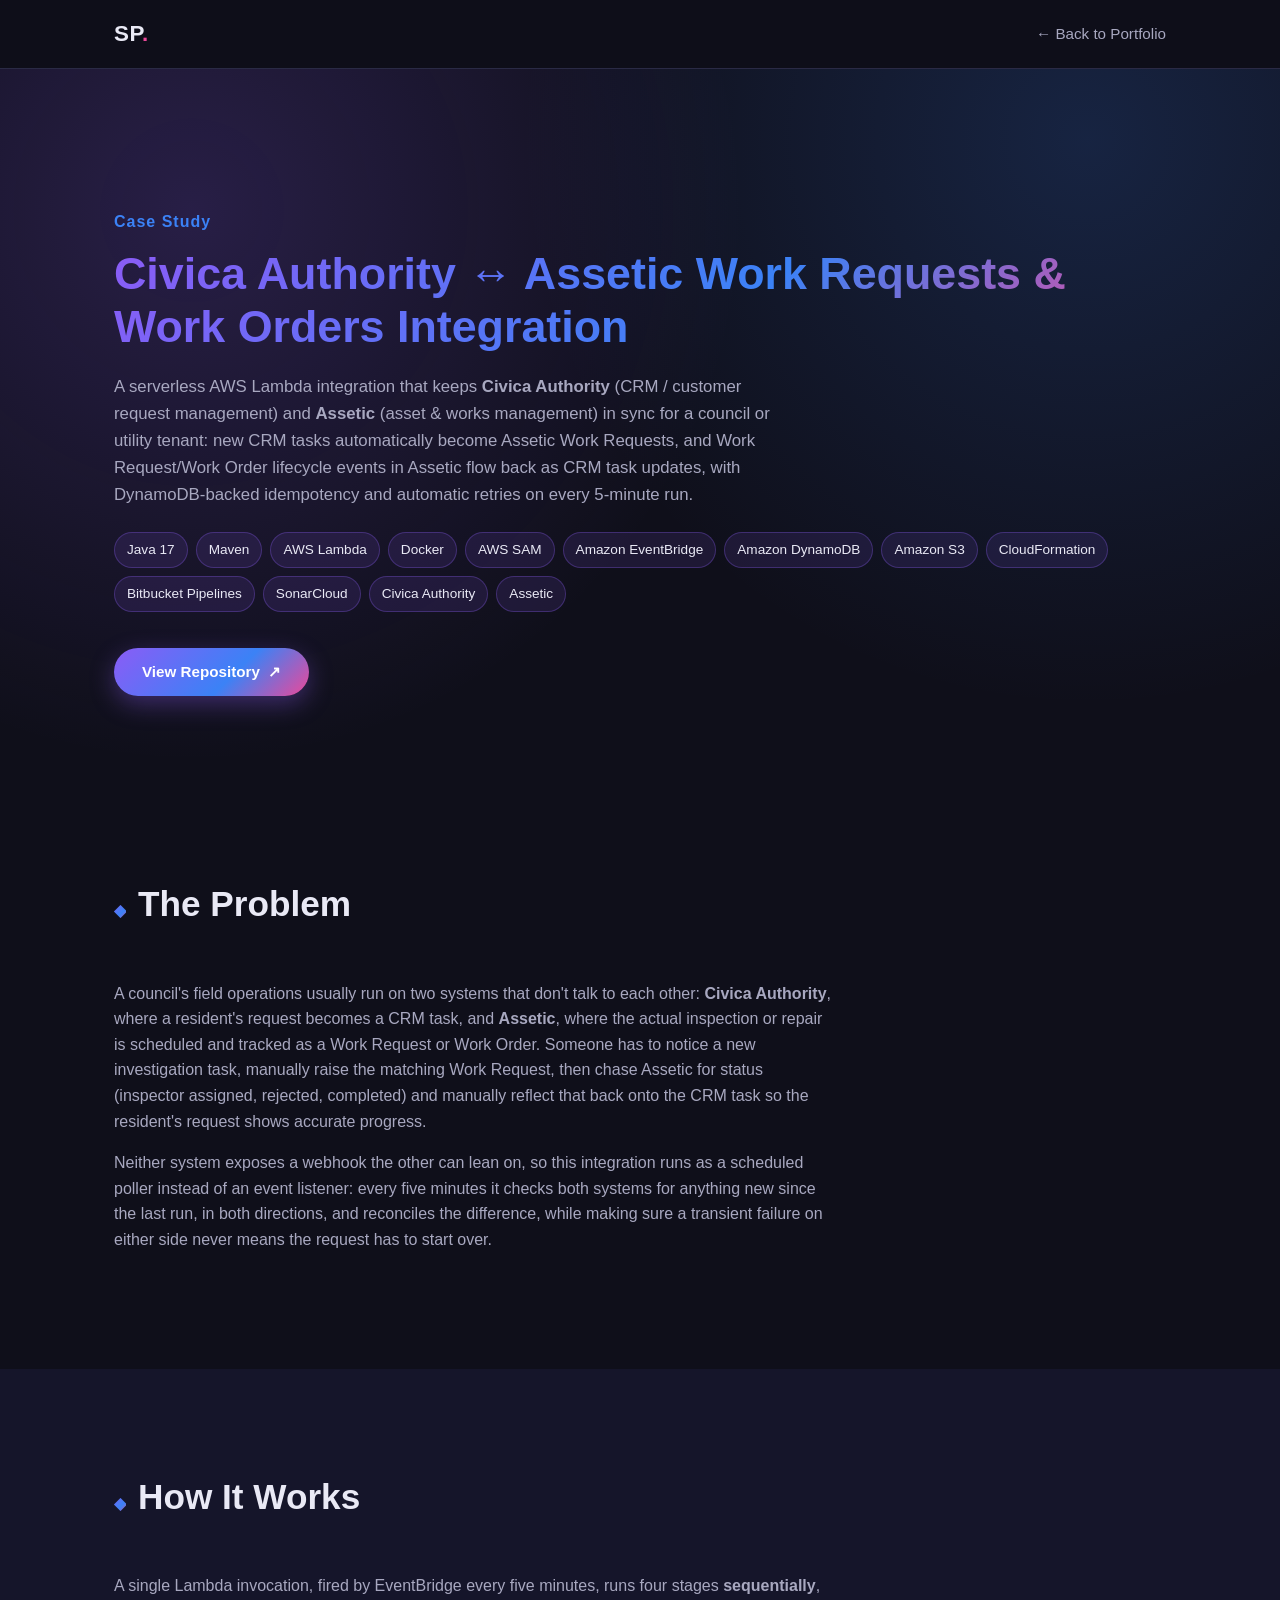
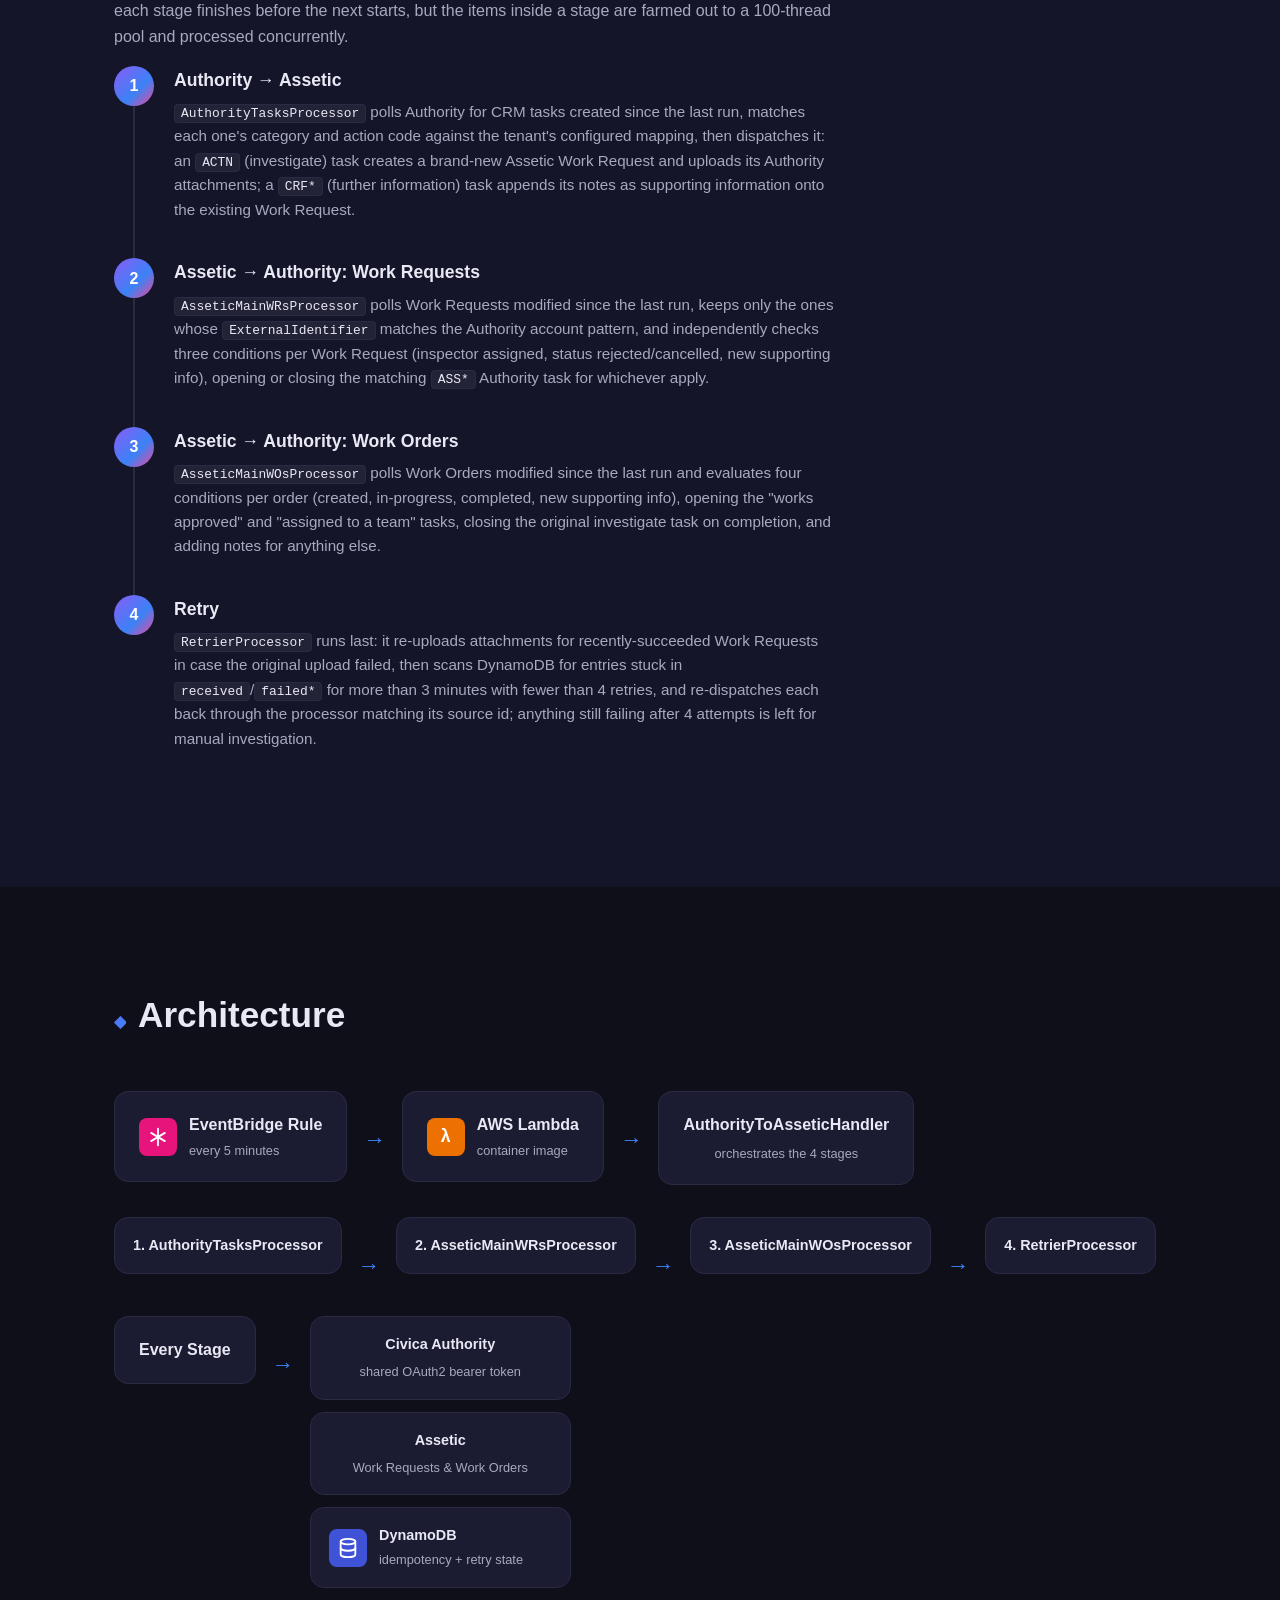
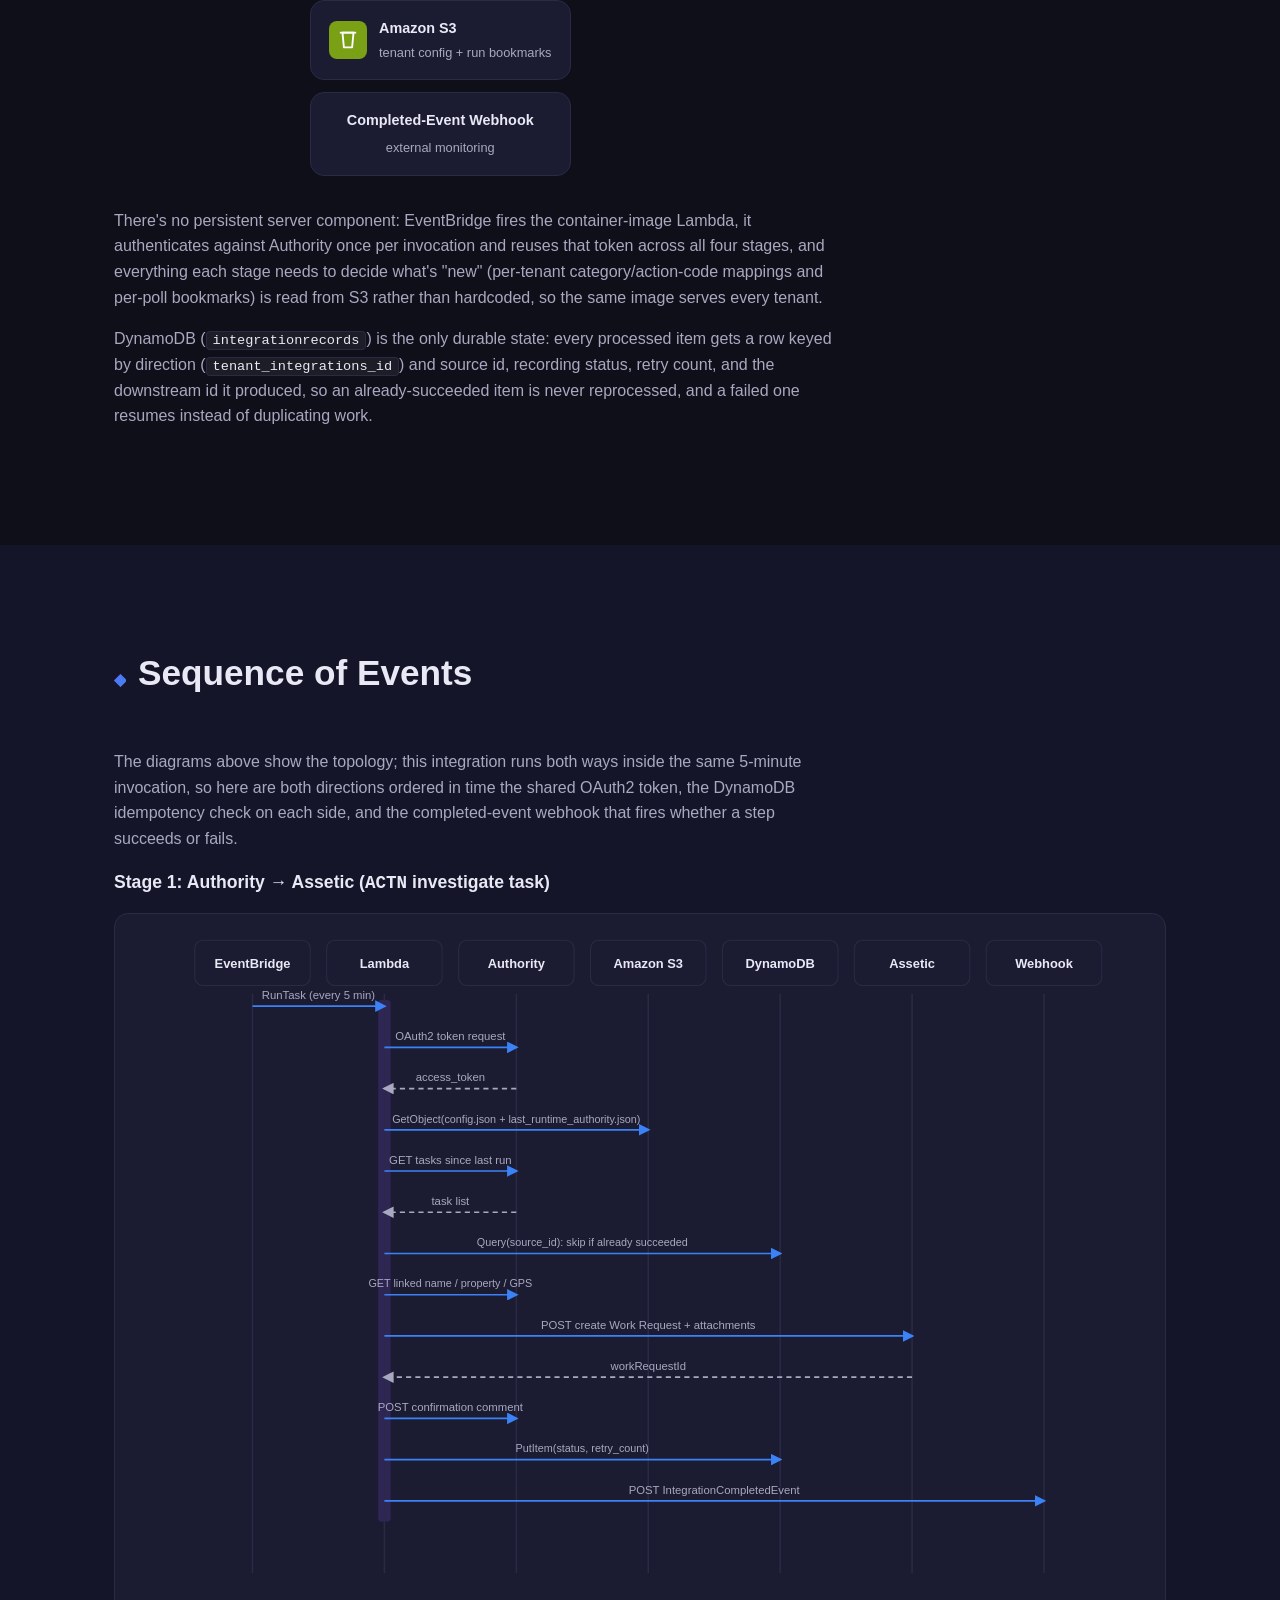
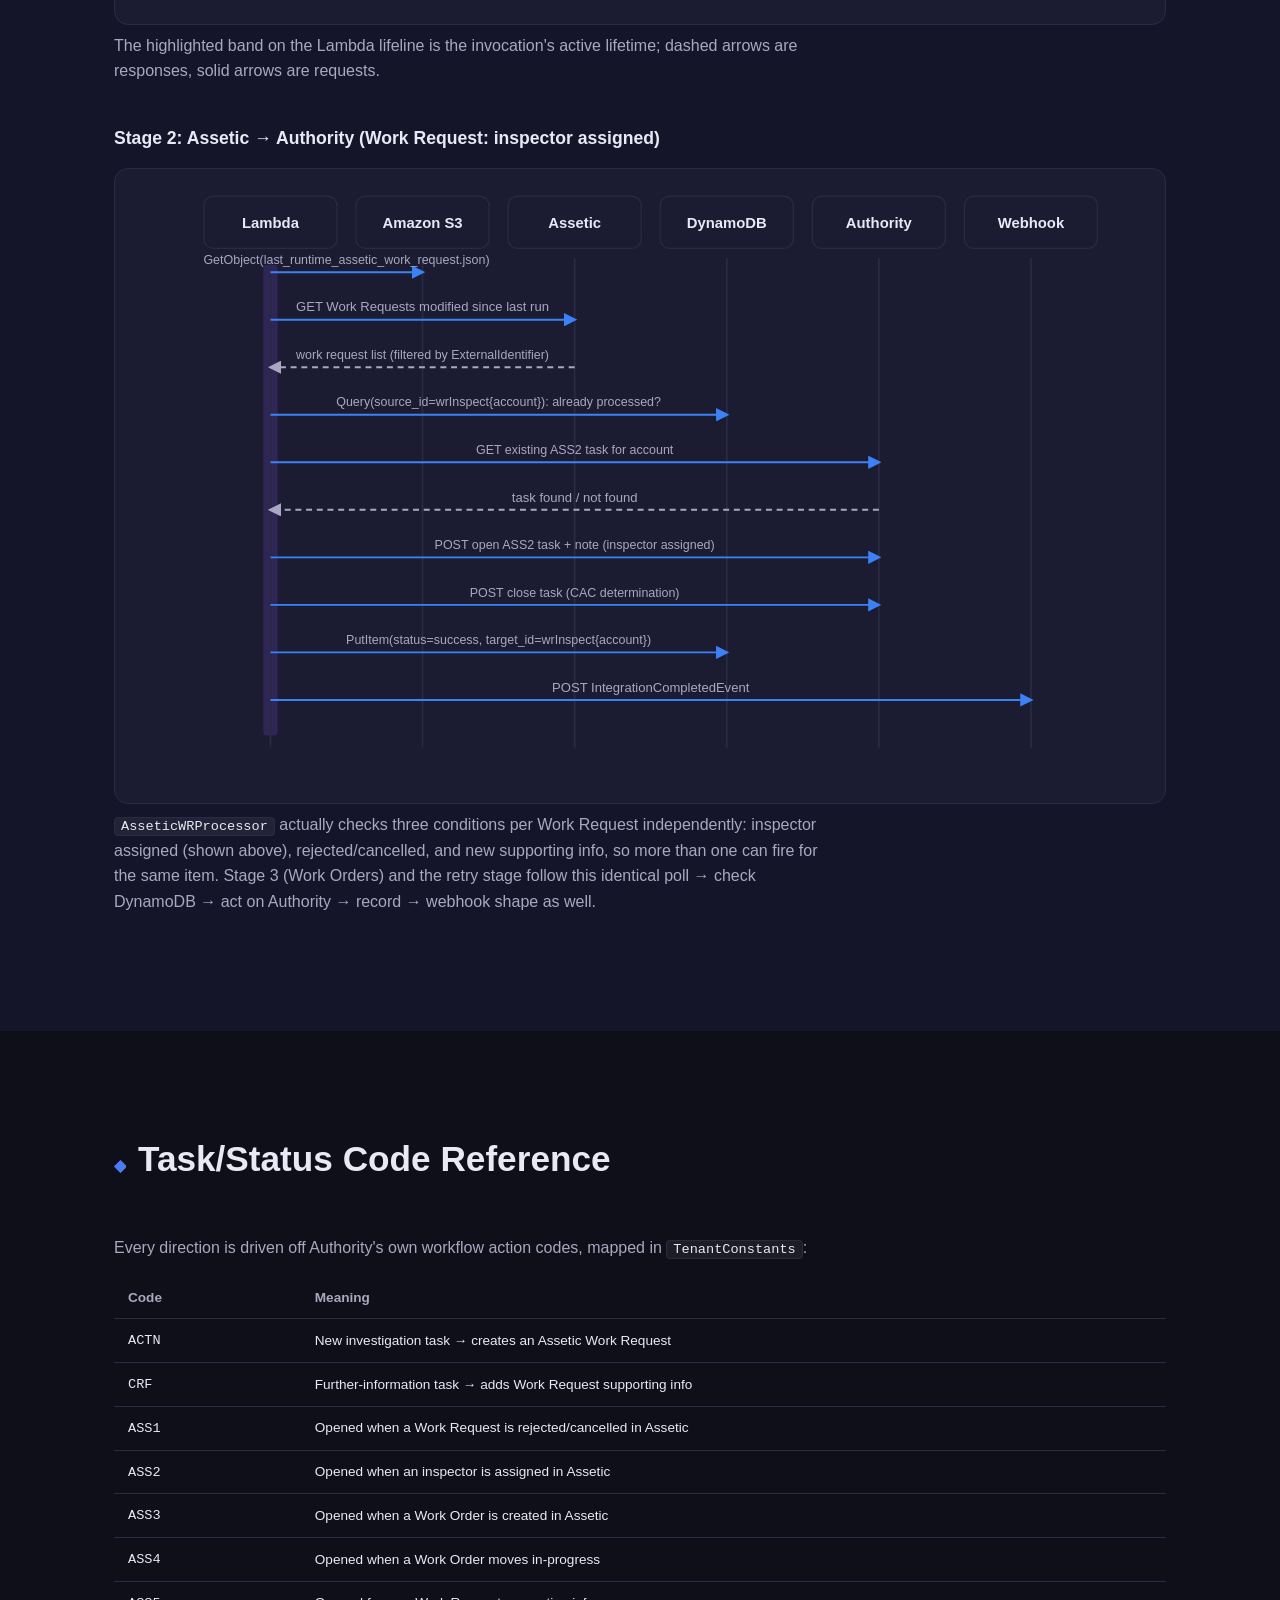
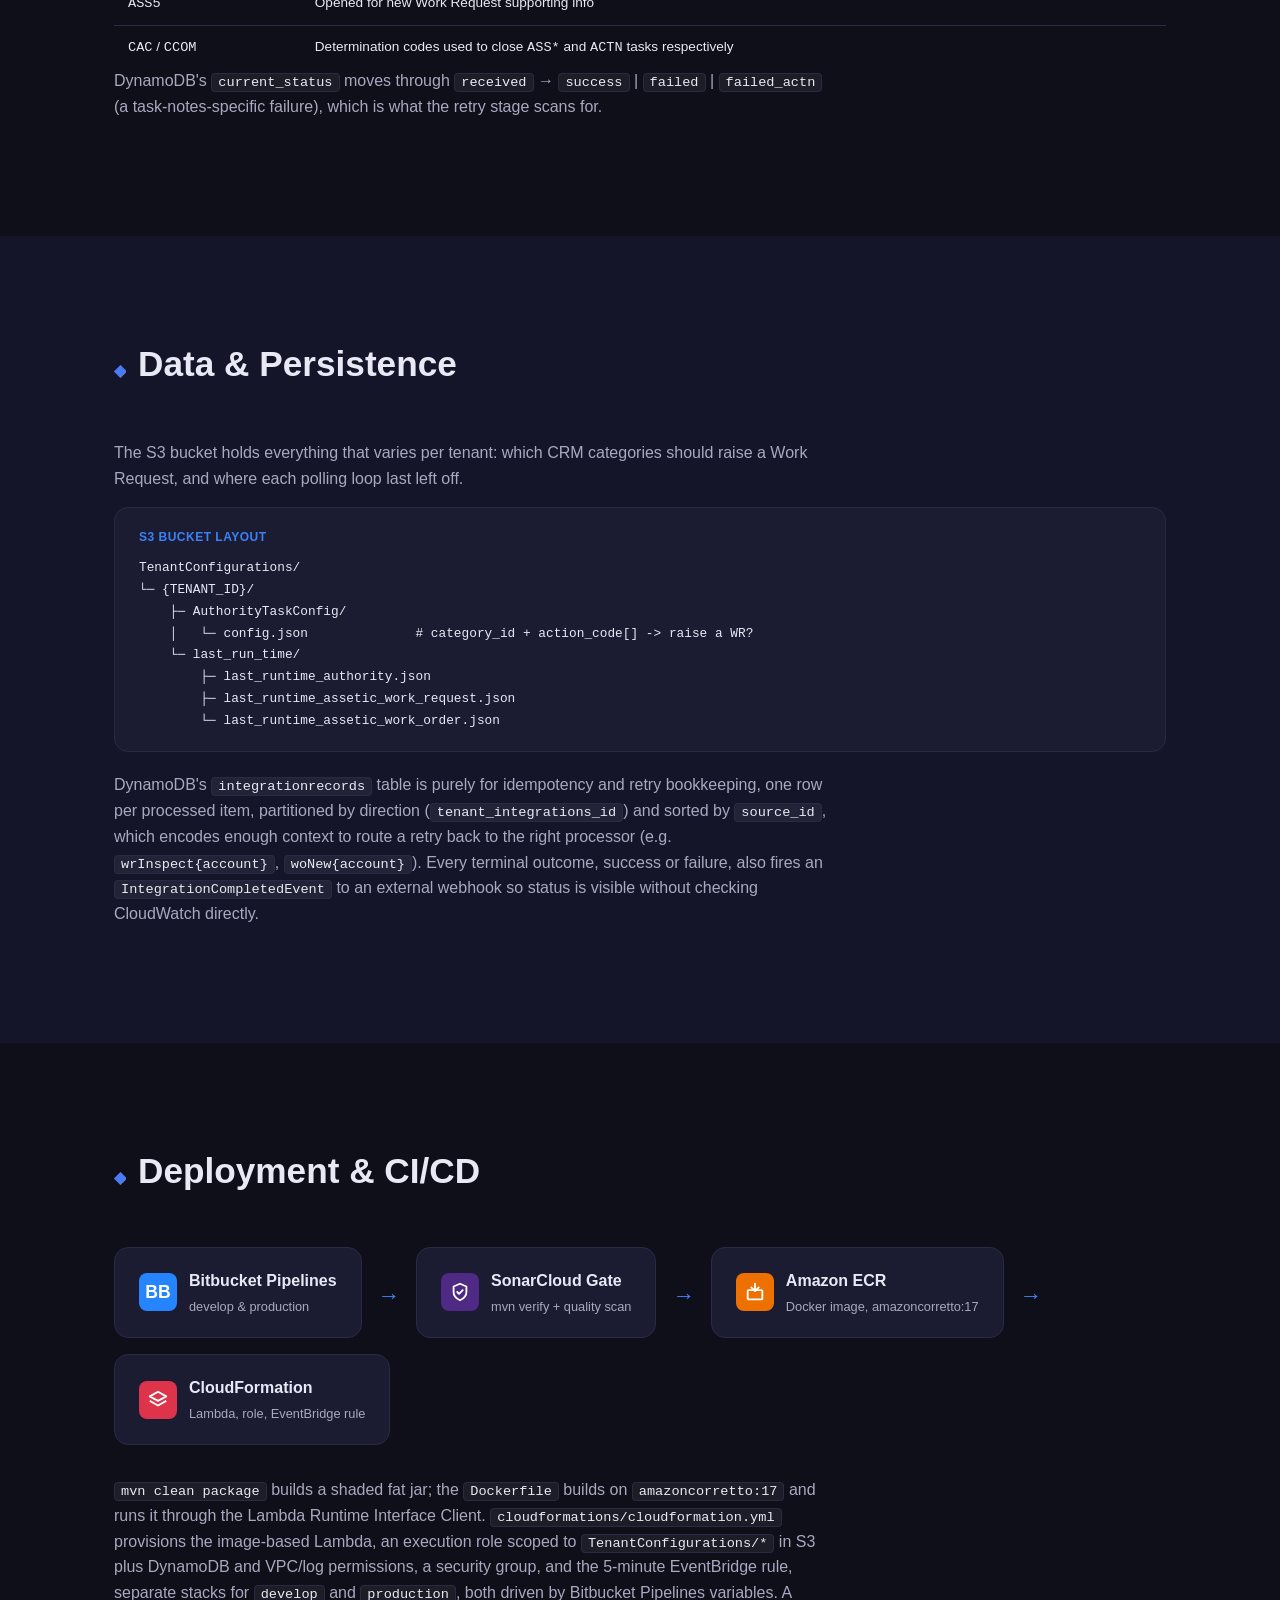
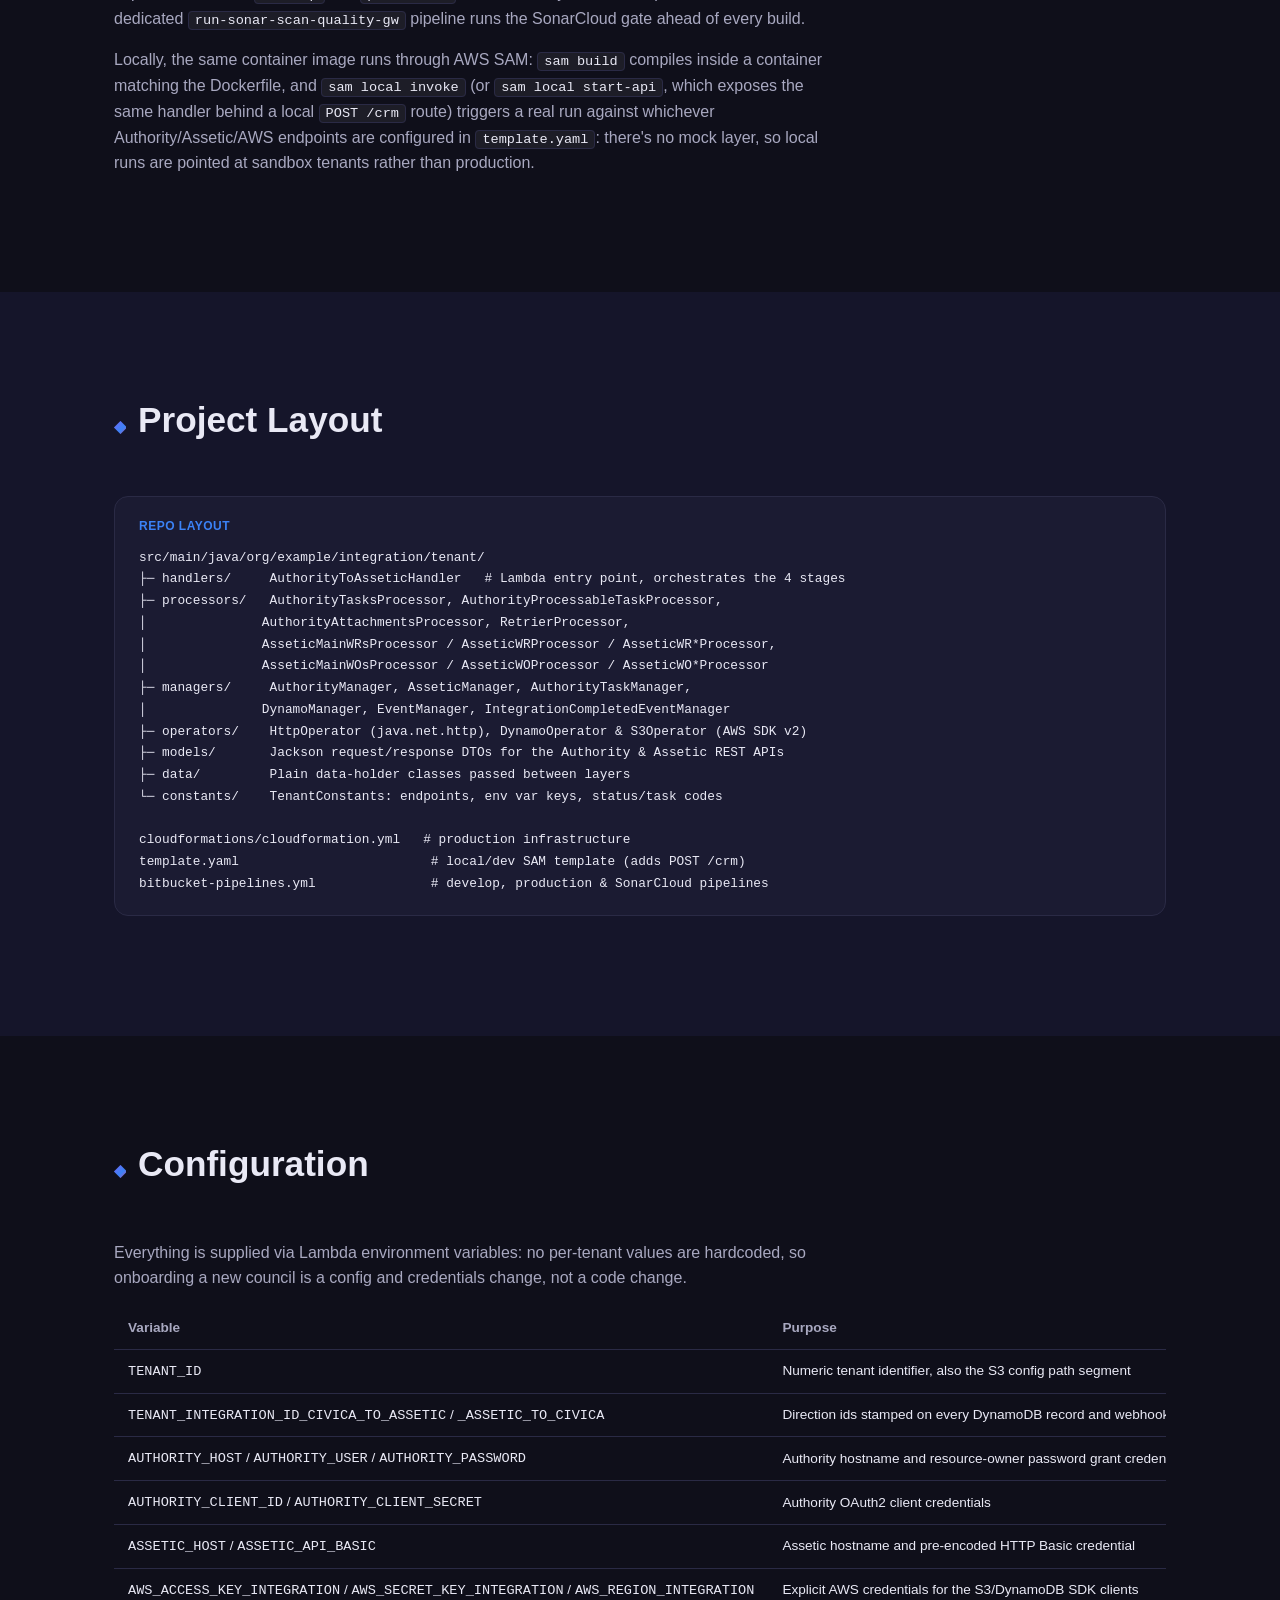
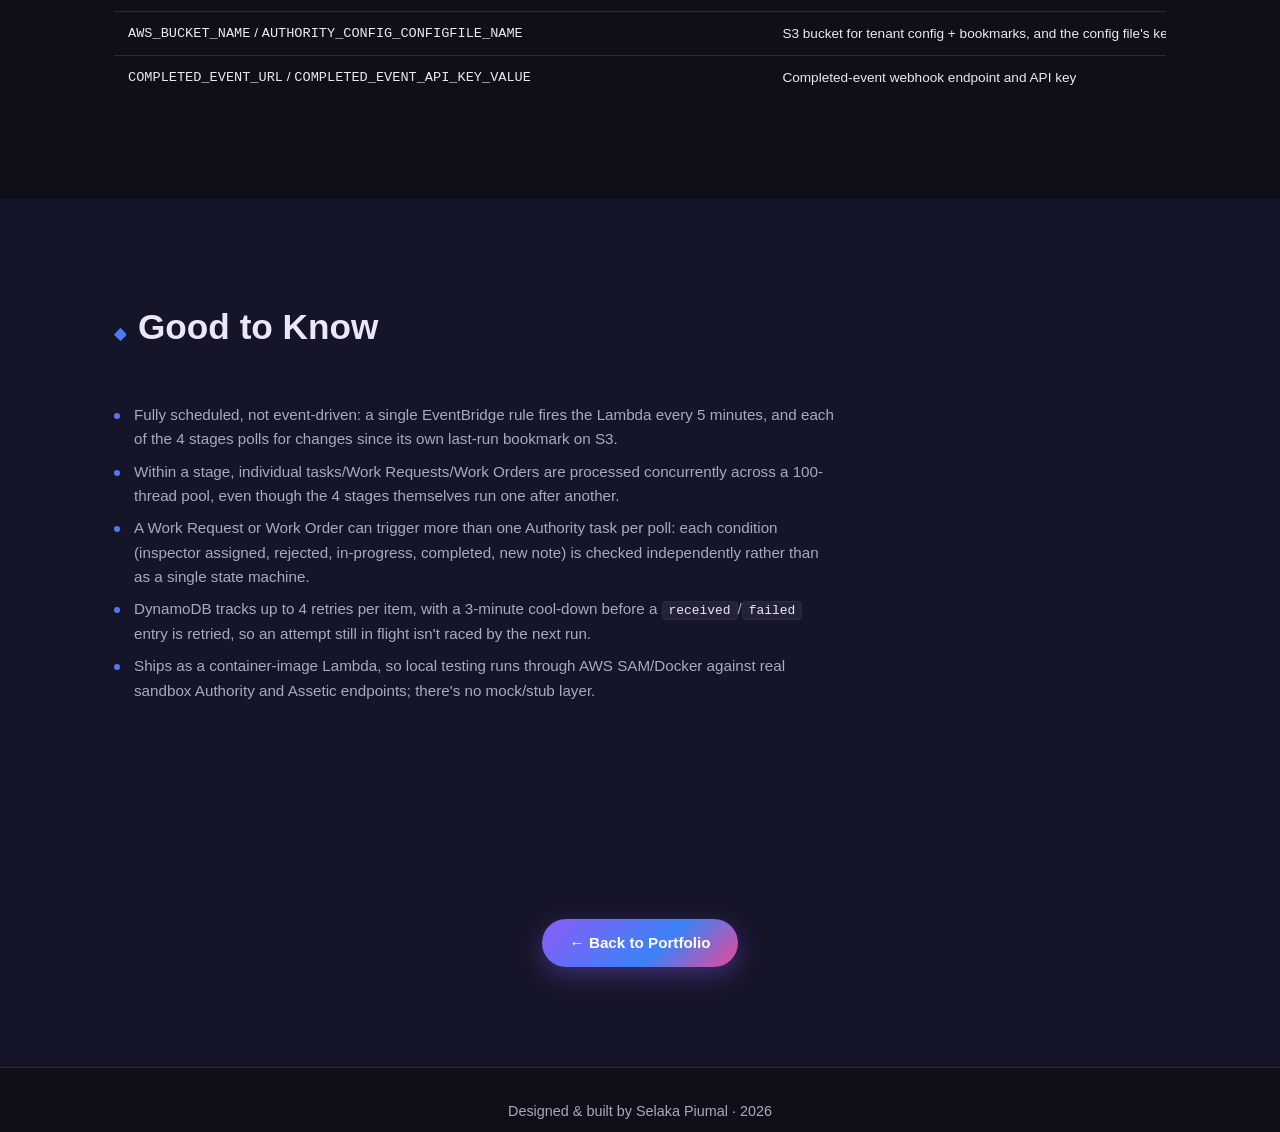
<file: projects/civica-assetic-integration.html>
<!DOCTYPE html>
<html lang="en">
<head>
  <meta charset="UTF-8">
  <meta name="viewport" content="width=device-width, initial-scale=1.0">
  <title>Civica Authority &harr; Assetic Work Requests &amp; Work Orders Integration | Selaka Piumal</title>
  <meta name="description" content="Case study: a serverless AWS Lambda integration that keeps Civica Authority CRM tasks in sync with Assetic Work Requests and Work Orders, on a 5-minute EventBridge schedule with DynamoDB-backed idempotency and retries.">
  <link rel="stylesheet" href="../style.css">
</head>
<body>

  <header class="navbar">
    <div class="container navbar__inner">
      <a href="../index.html" class="navbar__brand">SP<span>.</span></a>
      <nav class="navbar__nav">
        <a href="../index.html#projects">&larr; Back to Portfolio</a>
      </nav>
    </div>
  </header>

  <main>
    <section class="project-hero">
      <div class="container">
        <p class="hero__eyebrow">Case Study</p>
        <h1 class="project-hero__title">Civica Authority &harr; Assetic Work Requests &amp; Work Orders Integration</h1>
        <p class="project-hero__subtitle">
          A serverless AWS Lambda integration that keeps <strong>Civica Authority</strong>
          (CRM / customer request management) and <strong>Assetic</strong> (asset &amp; works
          management) in sync for a council or utility tenant: new CRM tasks
          automatically become Assetic Work Requests, and Work Request/Work Order
          lifecycle events in Assetic flow back as CRM task updates, with DynamoDB-backed
          idempotency and automatic retries on every 5-minute run.
        </p>
        <ul class="tag-list">
          <li>Java 17</li><li>Maven</li><li>AWS Lambda</li><li>Docker</li>
          <li>AWS SAM</li><li>Amazon EventBridge</li><li>Amazon DynamoDB</li>
          <li>Amazon S3</li><li>CloudFormation</li><li>Bitbucket Pipelines</li>
          <li>SonarCloud</li><li>Civica Authority</li><li>Assetic</li>
        </ul>
        <div class="hero__cta">
          <a href="https://github.com/selakap/civica-assetic-CrmWorkRequestsAndWorkOrder-integration" target="_blank" rel="noopener" class="btn btn--primary">View Repository</a>
        </div>
      </div>
    </section>

    <section class="section">
      <div class="container">
        <h2 class="section__heading"><span>&#9670;</span> The Problem</h2>
        <p class="project-copy">
          A council's field operations usually run on two systems that don't talk to
          each other: <strong>Civica Authority</strong>, where a resident's request
          becomes a CRM task, and <strong>Assetic</strong>, where the actual inspection
          or repair is scheduled and tracked as a Work Request or Work Order. Someone
          has to notice a new investigation task, manually raise the matching Work
          Request, then chase Assetic for status (inspector assigned, rejected,
          completed) and manually reflect that back onto the CRM task so the
          resident's request shows accurate progress.
        </p>
        <p class="project-copy">
          Neither system exposes a webhook the other can lean on, so this integration
          runs as a scheduled poller instead of an event listener: every five minutes
          it checks both systems for anything new since the last run, in both
          directions, and reconciles the difference, while making sure a
          transient failure on either side never means the request has to start over.
        </p>
      </div>
    </section>

    <section class="section section--alt">
      <div class="container">
        <h2 class="section__heading"><span>&#9670;</span> How It Works</h2>
        <p class="project-copy">
          A single Lambda invocation, fired by EventBridge every five minutes, runs
          four stages <strong>sequentially</strong>, each stage finishes before the
          next starts, but the items inside a stage are farmed out to a 100-thread
          pool and processed concurrently.
        </p>
        <div class="process">
          <div class="process__step">
            <div class="process__marker"><span class="circle">1</span><span class="line"></span></div>
            <div class="process__content">
              <h4>Authority &rarr; Assetic</h4>
              <p><code>AuthorityTasksProcessor</code> polls Authority for CRM tasks created since the last run, matches each one's category and action code against the tenant's configured mapping, then dispatches it: an <code>ACTN</code> (investigate) task creates a brand-new Assetic Work Request and uploads its Authority attachments; a <code>CRF*</code> (further information) task appends its notes as supporting information onto the existing Work Request.</p>
            </div>
          </div>
          <div class="process__step">
            <div class="process__marker"><span class="circle">2</span><span class="line"></span></div>
            <div class="process__content">
              <h4>Assetic &rarr; Authority: Work Requests</h4>
              <p><code>AsseticMainWRsProcessor</code> polls Work Requests modified since the last run, keeps only the ones whose <code>ExternalIdentifier</code> matches the Authority account pattern, and independently checks three conditions per Work Request (inspector assigned, status rejected/cancelled, new supporting info), opening or closing the matching <code>ASS*</code> Authority task for whichever apply.</p>
            </div>
          </div>
          <div class="process__step">
            <div class="process__marker"><span class="circle">3</span><span class="line"></span></div>
            <div class="process__content">
              <h4>Assetic &rarr; Authority: Work Orders</h4>
              <p><code>AsseticMainWOsProcessor</code> polls Work Orders modified since the last run and evaluates four conditions per order (created, in-progress, completed, new supporting info), opening the "works approved" and "assigned to a team" tasks, closing the original investigate task on completion, and adding notes for anything else.</p>
            </div>
          </div>
          <div class="process__step">
            <div class="process__marker"><span class="circle">4</span></div>
            <div class="process__content">
              <h4>Retry</h4>
              <p><code>RetrierProcessor</code> runs last: it re-uploads attachments for recently-succeeded Work Requests in case the original upload failed, then scans DynamoDB for entries stuck in <code>received</code>/<code>failed*</code> for more than 3 minutes with fewer than 4 retries, and re-dispatches each back through the processor matching its source id; anything still failing after 4 attempts is left for manual investigation.</p>
            </div>
          </div>
        </div>
      </div>
    </section>

    <section class="section">
      <div class="container">
        <h2 class="section__heading"><span>&#9670;</span> Architecture</h2>
        <div class="arch-diagram">
          <div class="arch-box arch-box--icon">
            <span class="arch-icon arch-icon--integration" aria-hidden="true">
              <svg viewBox="0 0 24 24" fill="none" stroke="currentColor" stroke-width="2" stroke-linecap="round"><path d="M12 3v18M4.5 7.5l15 9M19.5 7.5l-15 9"/></svg>
            </span>
            <div class="arch-box__label">EventBridge Rule<br><small>every 5 minutes</small></div>
          </div>
          <div class="arch-arrow">&rarr;</div>
          <div class="arch-box arch-box--icon">
            <span class="arch-icon arch-icon--compute" aria-hidden="true">&lambda;</span>
            <div class="arch-box__label">AWS Lambda<br><small>container image</small></div>
          </div>
          <div class="arch-arrow">&rarr;</div>
          <div class="arch-box">AuthorityToAsseticHandler<br><small>orchestrates the 4 stages</small></div>
        </div>

        <div class="arch-diagram" style="margin-top:20px;">
          <div class="arch-box arch-box--small">1. AuthorityTasksProcessor</div>
          <div class="arch-arrow">&rarr;</div>
          <div class="arch-box arch-box--small">2. AsseticMainWRsProcessor</div>
          <div class="arch-arrow">&rarr;</div>
          <div class="arch-box arch-box--small">3. AsseticMainWOsProcessor</div>
          <div class="arch-arrow">&rarr;</div>
          <div class="arch-box arch-box--small">4. RetrierProcessor</div>
        </div>

        <div class="arch-diagram" style="margin-top:20px;">
          <div class="arch-box">Every Stage</div>
          <div class="arch-arrow">&rarr;</div>
          <div class="arch-branches">
            <div class="arch-box arch-box--small">Civica Authority<br><small>shared OAuth2 bearer token</small></div>
            <div class="arch-box arch-box--small">Assetic<br><small>Work Requests &amp; Work Orders</small></div>
            <div class="arch-box arch-box--small arch-box--icon">
              <span class="arch-icon arch-icon--database" aria-hidden="true">
                <svg viewBox="0 0 24 24" fill="none" stroke="currentColor" stroke-width="2" stroke-linecap="round" stroke-linejoin="round"><ellipse cx="12" cy="5" rx="8" ry="3"/><path d="M4 5v14c0 1.7 3.6 3 8 3s8-1.3 8-3V5"/><path d="M4 12c0 1.7 3.6 3 8 3s8-1.3 8-3"/></svg>
              </span>
              <div class="arch-box__label">DynamoDB<br><small>idempotency + retry state</small></div>
            </div>
            <div class="arch-box arch-box--small arch-box--icon">
              <span class="arch-icon arch-icon--storage" aria-hidden="true">
                <svg viewBox="0 0 24 24" fill="none" stroke="currentColor" stroke-width="2" stroke-linecap="round" stroke-linejoin="round"><path d="M6 4h12l-1.5 16h-9L6 4z"/><path d="M4 4h16"/></svg>
              </span>
              <div class="arch-box__label">Amazon S3<br><small>tenant config + run bookmarks</small></div>
            </div>
            <div class="arch-box arch-box--small">Completed-Event Webhook<br><small>external monitoring</small></div>
          </div>
        </div>

        <p class="project-copy">
          There's no persistent server component: EventBridge fires the container-image
          Lambda, it authenticates against Authority once per invocation and reuses that
          token across all four stages, and everything each stage needs to decide what's
          "new" (per-tenant category/action-code mappings and per-poll bookmarks)
          is read from S3 rather than hardcoded, so the same image serves every
          tenant.
        </p>
        <p class="project-copy">
          DynamoDB (<code>integrationrecords</code>) is the only durable state: every
          processed item gets a row keyed by direction (<code>tenant_integrations_id</code>)
          and source id, recording status, retry count, and the downstream id it
          produced, so an already-succeeded item is never reprocessed, and a
          failed one resumes instead of duplicating work.
        </p>
      </div>
    </section>

    <section class="section section--alt">
      <div class="container">
        <h2 class="section__heading"><span>&#9670;</span> Sequence of Events</h2>
        <p class="project-copy">
          The diagrams above show the topology; this integration runs both ways inside
          the same 5-minute invocation, so here are both directions ordered in time
          the shared OAuth2 token, the DynamoDB idempotency check on each side,
          and the completed-event webhook that fires whether a step succeeds or fails.
        </p>

        <h3 style="margin: 8px 0 16px; font-size:1.1rem;">Stage 1: Authority &rarr; Assetic (<code>ACTN</code> investigate task)</h3>
        <div class="sequence-diagram-wrap">
          <svg viewBox="0 0 980 650" role="img" aria-label="Sequence diagram of the Authority to Assetic sync flow" class="sequence-diagram__svg">
            <defs>
              <marker id="seqAsArrow" viewBox="0 0 10 10" refX="8" refY="5" markerWidth="7" markerHeight="7" orient="auto-start-reverse">
                <path d="M0,0 L10,5 L0,10 z" fill="var(--accent-2)"></path>
              </marker>
              <marker id="seqAsArrowMuted" viewBox="0 0 10 10" refX="8" refY="5" markerWidth="7" markerHeight="7" orient="auto-start-reverse">
                <path d="M0,0 L10,5 L0,10 z" fill="var(--text-muted)"></path>
              </marker>
            </defs>
            <rect x="236" y="64" width="12" height="506" fill="var(--accent-1)" opacity="0.18" rx="3"></rect>
            <line x1="114" y1="58" x2="114" y2="620" stroke="var(--card-border)" stroke-width="1.5"></line>
            <line x1="242" y1="58" x2="242" y2="620" stroke="var(--card-border)" stroke-width="1.5"></line>
            <line x1="370" y1="58" x2="370" y2="620" stroke="var(--card-border)" stroke-width="1.5"></line>
            <line x1="498" y1="58" x2="498" y2="620" stroke="var(--card-border)" stroke-width="1.5"></line>
            <line x1="626" y1="58" x2="626" y2="620" stroke="var(--card-border)" stroke-width="1.5"></line>
            <line x1="754" y1="58" x2="754" y2="620" stroke="var(--card-border)" stroke-width="1.5"></line>
            <line x1="882" y1="58" x2="882" y2="620" stroke="var(--card-border)" stroke-width="1.5"></line>
            <rect x="58" y="6" width="112" height="44" rx="8" fill="var(--card-bg)" stroke="var(--card-border)"></rect>
            <text x="114" y="33" text-anchor="middle" font-size="12.5" font-weight="700" fill="var(--text)">EventBridge</text>
            <rect x="186" y="6" width="112" height="44" rx="8" fill="var(--card-bg)" stroke="var(--card-border)"></rect>
            <text x="242" y="33" text-anchor="middle" font-size="12.5" font-weight="700" fill="var(--text)">Lambda</text>
            <rect x="314" y="6" width="112" height="44" rx="8" fill="var(--card-bg)" stroke="var(--card-border)"></rect>
            <text x="370" y="33" text-anchor="middle" font-size="12.5" font-weight="700" fill="var(--text)">Authority</text>
            <rect x="442" y="6" width="112" height="44" rx="8" fill="var(--card-bg)" stroke="var(--card-border)"></rect>
            <text x="498" y="33" text-anchor="middle" font-size="12.5" font-weight="700" fill="var(--text)">Amazon S3</text>
            <rect x="570" y="6" width="112" height="44" rx="8" fill="var(--card-bg)" stroke="var(--card-border)"></rect>
            <text x="626" y="33" text-anchor="middle" font-size="12.5" font-weight="700" fill="var(--text)">DynamoDB</text>
            <rect x="698" y="6" width="112" height="44" rx="8" fill="var(--card-bg)" stroke="var(--card-border)"></rect>
            <text x="754" y="33" text-anchor="middle" font-size="12.5" font-weight="700" fill="var(--text)">Assetic</text>
            <rect x="826" y="6" width="112" height="44" rx="8" fill="var(--card-bg)" stroke="var(--card-border)"></rect>
            <text x="882" y="33" text-anchor="middle" font-size="12.5" font-weight="700" fill="var(--text)">Webhook</text>

            <line x1="114" y1="70" x2="242" y2="70" stroke="var(--accent-2)" stroke-width="1.6" marker-end="url(#seqAsArrow)"></line>
            <text x="178" y="63" text-anchor="middle" font-size="11" fill="var(--text-muted)">RunTask (every 5 min)</text>

            <line x1="242" y1="110" x2="370" y2="110" stroke="var(--accent-2)" stroke-width="1.6" marker-end="url(#seqAsArrow)"></line>
            <text x="306" y="103" text-anchor="middle" font-size="11" fill="var(--text-muted)">OAuth2 token request</text>
            <line x1="370" y1="150" x2="242" y2="150" stroke="var(--text-muted)" stroke-width="1.6" stroke-dasharray="5 4" marker-end="url(#seqAsArrowMuted)"></line>
            <text x="306" y="143" text-anchor="middle" font-size="11" fill="var(--text-muted)">access_token</text>

            <line x1="242" y1="190" x2="498" y2="190" stroke="var(--accent-2)" stroke-width="1.6" marker-end="url(#seqAsArrow)"></line>
            <text x="370" y="183" text-anchor="middle" font-size="10.5" fill="var(--text-muted)">GetObject(config.json + last_runtime_authority.json)</text>

            <line x1="242" y1="230" x2="370" y2="230" stroke="var(--accent-2)" stroke-width="1.6" marker-end="url(#seqAsArrow)"></line>
            <text x="306" y="223" text-anchor="middle" font-size="11" fill="var(--text-muted)">GET tasks since last run</text>
            <line x1="370" y1="270" x2="242" y2="270" stroke="var(--text-muted)" stroke-width="1.6" stroke-dasharray="5 4" marker-end="url(#seqAsArrowMuted)"></line>
            <text x="306" y="263" text-anchor="middle" font-size="11" fill="var(--text-muted)">task list</text>

            <line x1="242" y1="310" x2="626" y2="310" stroke="var(--accent-2)" stroke-width="1.6" marker-end="url(#seqAsArrow)"></line>
            <text x="434" y="303" text-anchor="middle" font-size="10.5" fill="var(--text-muted)">Query(source_id): skip if already succeeded</text>

            <line x1="242" y1="350" x2="370" y2="350" stroke="var(--accent-2)" stroke-width="1.6" marker-end="url(#seqAsArrow)"></line>
            <text x="306" y="343" text-anchor="middle" font-size="10.5" fill="var(--text-muted)">GET linked name / property / GPS</text>

            <line x1="242" y1="390" x2="754" y2="390" stroke="var(--accent-2)" stroke-width="1.6" marker-end="url(#seqAsArrow)"></line>
            <text x="498" y="383" text-anchor="middle" font-size="11" fill="var(--text-muted)">POST create Work Request + attachments</text>
            <line x1="754" y1="430" x2="242" y2="430" stroke="var(--text-muted)" stroke-width="1.6" stroke-dasharray="5 4" marker-end="url(#seqAsArrowMuted)"></line>
            <text x="498" y="423" text-anchor="middle" font-size="11" fill="var(--text-muted)">workRequestId</text>

            <line x1="242" y1="470" x2="370" y2="470" stroke="var(--accent-2)" stroke-width="1.6" marker-end="url(#seqAsArrow)"></line>
            <text x="306" y="463" text-anchor="middle" font-size="11" fill="var(--text-muted)">POST confirmation comment</text>

            <line x1="242" y1="510" x2="626" y2="510" stroke="var(--accent-2)" stroke-width="1.6" marker-end="url(#seqAsArrow)"></line>
            <text x="434" y="503" text-anchor="middle" font-size="10.5" fill="var(--text-muted)">PutItem(status, retry_count)</text>

            <line x1="242" y1="550" x2="882" y2="550" stroke="var(--accent-2)" stroke-width="1.6" marker-end="url(#seqAsArrow)"></line>
            <text x="562" y="543" text-anchor="middle" font-size="11" fill="var(--text-muted)">POST IntegrationCompletedEvent</text>
          </svg>
        </div>
        <p class="project-copy" style="margin-top:-12px;">
          The highlighted band on the Lambda lifeline is the invocation's active
          lifetime; dashed arrows are responses, solid arrows are requests.
        </p>

        <h3 style="margin: 40px 0 16px; font-size:1.1rem;">Stage 2: Assetic &rarr; Authority (Work Request: inspector assigned)</h3>
        <div class="sequence-diagram-wrap">
          <svg viewBox="0 0 850 500" role="img" aria-label="Sequence diagram of the Assetic to Authority sync flow" class="sequence-diagram__svg">
            <defs>
              <marker id="seqAs2Arrow" viewBox="0 0 10 10" refX="8" refY="5" markerWidth="7" markerHeight="7" orient="auto-start-reverse">
                <path d="M0,0 L10,5 L0,10 z" fill="var(--accent-2)"></path>
              </marker>
              <marker id="seqAs2ArrowMuted" viewBox="0 0 10 10" refX="8" refY="5" markerWidth="7" markerHeight="7" orient="auto-start-reverse">
                <path d="M0,0 L10,5 L0,10 z" fill="var(--text-muted)"></path>
              </marker>
            </defs>
            <rect x="108" y="64" width="12" height="396" fill="var(--accent-1)" opacity="0.18" rx="3"></rect>
            <line x1="114" y1="58" x2="114" y2="470" stroke="var(--card-border)" stroke-width="1.5"></line>
            <line x1="242" y1="58" x2="242" y2="470" stroke="var(--card-border)" stroke-width="1.5"></line>
            <line x1="370" y1="58" x2="370" y2="470" stroke="var(--card-border)" stroke-width="1.5"></line>
            <line x1="498" y1="58" x2="498" y2="470" stroke="var(--card-border)" stroke-width="1.5"></line>
            <line x1="626" y1="58" x2="626" y2="470" stroke="var(--card-border)" stroke-width="1.5"></line>
            <line x1="754" y1="58" x2="754" y2="470" stroke="var(--card-border)" stroke-width="1.5"></line>
            <rect x="58" y="6" width="112" height="44" rx="8" fill="var(--card-bg)" stroke="var(--card-border)"></rect>
            <text x="114" y="33" text-anchor="middle" font-size="12.5" font-weight="700" fill="var(--text)">Lambda</text>
            <rect x="186" y="6" width="112" height="44" rx="8" fill="var(--card-bg)" stroke="var(--card-border)"></rect>
            <text x="242" y="33" text-anchor="middle" font-size="12.5" font-weight="700" fill="var(--text)">Amazon S3</text>
            <rect x="314" y="6" width="112" height="44" rx="8" fill="var(--card-bg)" stroke="var(--card-border)"></rect>
            <text x="370" y="33" text-anchor="middle" font-size="12.5" font-weight="700" fill="var(--text)">Assetic</text>
            <rect x="442" y="6" width="112" height="44" rx="8" fill="var(--card-bg)" stroke="var(--card-border)"></rect>
            <text x="498" y="33" text-anchor="middle" font-size="12.5" font-weight="700" fill="var(--text)">DynamoDB</text>
            <rect x="570" y="6" width="112" height="44" rx="8" fill="var(--card-bg)" stroke="var(--card-border)"></rect>
            <text x="626" y="33" text-anchor="middle" font-size="12.5" font-weight="700" fill="var(--text)">Authority</text>
            <rect x="698" y="6" width="112" height="44" rx="8" fill="var(--card-bg)" stroke="var(--card-border)"></rect>
            <text x="754" y="33" text-anchor="middle" font-size="12.5" font-weight="700" fill="var(--text)">Webhook</text>

            <line x1="114" y1="70" x2="242" y2="70" stroke="var(--accent-2)" stroke-width="1.6" marker-end="url(#seqAs2Arrow)"></line>
            <text x="178" y="63" text-anchor="middle" font-size="10.5" fill="var(--text-muted)">GetObject(last_runtime_assetic_work_request.json)</text>

            <line x1="114" y1="110" x2="370" y2="110" stroke="var(--accent-2)" stroke-width="1.6" marker-end="url(#seqAs2Arrow)"></line>
            <text x="242" y="103" text-anchor="middle" font-size="11" fill="var(--text-muted)">GET Work Requests modified since last run</text>
            <line x1="370" y1="150" x2="114" y2="150" stroke="var(--text-muted)" stroke-width="1.6" stroke-dasharray="5 4" marker-end="url(#seqAs2ArrowMuted)"></line>
            <text x="242" y="143" text-anchor="middle" font-size="10.5" fill="var(--text-muted)">work request list (filtered by ExternalIdentifier)</text>

            <line x1="114" y1="190" x2="498" y2="190" stroke="var(--accent-2)" stroke-width="1.6" marker-end="url(#seqAs2Arrow)"></line>
            <text x="306" y="183" text-anchor="middle" font-size="10.5" fill="var(--text-muted)">Query(source_id=wrInspect{account}): already processed?</text>

            <line x1="114" y1="230" x2="626" y2="230" stroke="var(--accent-2)" stroke-width="1.6" marker-end="url(#seqAs2Arrow)"></line>
            <text x="370" y="223" text-anchor="middle" font-size="10.5" fill="var(--text-muted)">GET existing ASS2 task for account</text>
            <line x1="626" y1="270" x2="114" y2="270" stroke="var(--text-muted)" stroke-width="1.6" stroke-dasharray="5 4" marker-end="url(#seqAs2ArrowMuted)"></line>
            <text x="370" y="263" text-anchor="middle" font-size="11" fill="var(--text-muted)">task found / not found</text>

            <line x1="114" y1="310" x2="626" y2="310" stroke="var(--accent-2)" stroke-width="1.6" marker-end="url(#seqAs2Arrow)"></line>
            <text x="370" y="303" text-anchor="middle" font-size="10.5" fill="var(--text-muted)">POST open ASS2 task + note (inspector assigned)</text>

            <line x1="114" y1="350" x2="626" y2="350" stroke="var(--accent-2)" stroke-width="1.6" marker-end="url(#seqAs2Arrow)"></line>
            <text x="370" y="343" text-anchor="middle" font-size="10.5" fill="var(--text-muted)">POST close task (CAC determination)</text>

            <line x1="114" y1="390" x2="498" y2="390" stroke="var(--accent-2)" stroke-width="1.6" marker-end="url(#seqAs2Arrow)"></line>
            <text x="306" y="383" text-anchor="middle" font-size="10.5" fill="var(--text-muted)">PutItem(status=success, target_id=wrInspect{account})</text>

            <line x1="114" y1="430" x2="754" y2="430" stroke="var(--accent-2)" stroke-width="1.6" marker-end="url(#seqAs2Arrow)"></line>
            <text x="434" y="423" text-anchor="middle" font-size="11" fill="var(--text-muted)">POST IntegrationCompletedEvent</text>
          </svg>
        </div>
        <p class="project-copy" style="margin-top:-12px;">
          <code>AsseticWRProcessor</code> actually checks three conditions per Work
          Request independently: inspector assigned (shown above), rejected/cancelled,
          and new supporting info, so more than one can fire for the same item.
          Stage 3 (Work Orders) and the retry stage follow this identical
          poll&nbsp;&rarr;&nbsp;check DynamoDB&nbsp;&rarr;&nbsp;act on Authority&nbsp;&rarr;&nbsp;record&nbsp;&rarr;&nbsp;webhook
          shape as well.
        </p>
      </div>
    </section>

    <section class="section">
      <div class="container">
        <h2 class="section__heading"><span>&#9670;</span> Task/Status Code Reference</h2>
        <p class="project-copy">
          Every direction is driven off Authority's own workflow action codes, mapped
          in <code>TenantConstants</code>:
        </p>
        <div class="portal-table-wrap">
          <table class="portal-table">
            <thead>
              <tr><th>Code</th><th>Meaning</th></tr>
            </thead>
            <tbody>
              <tr><td><code>ACTN</code></td><td>New investigation task &rarr; creates an Assetic Work Request</td></tr>
              <tr><td><code>CRF</code></td><td>Further-information task &rarr; adds Work Request supporting info</td></tr>
              <tr><td><code>ASS1</code></td><td>Opened when a Work Request is rejected/cancelled in Assetic</td></tr>
              <tr><td><code>ASS2</code></td><td>Opened when an inspector is assigned in Assetic</td></tr>
              <tr><td><code>ASS3</code></td><td>Opened when a Work Order is created in Assetic</td></tr>
              <tr><td><code>ASS4</code></td><td>Opened when a Work Order moves in-progress</td></tr>
              <tr><td><code>ASS5</code></td><td>Opened for new Work Request supporting info</td></tr>
              <tr><td><code>CAC</code> / <code>CCOM</code></td><td>Determination codes used to close <code>ASS*</code> and <code>ACTN</code> tasks respectively</td></tr>
            </tbody>
          </table>
        </div>
        <p class="project-copy">
          DynamoDB's <code>current_status</code> moves through
          <code>received</code> &rarr; <code>success</code> | <code>failed</code> |
          <code>failed_actn</code> (a task-notes-specific failure), which is what the
          retry stage scans for.
        </p>
      </div>
    </section>

    <section class="section section--alt">
      <div class="container">
        <h2 class="section__heading"><span>&#9670;</span> Data &amp; Persistence</h2>
        <p class="project-copy">
          The S3 bucket holds everything that varies per tenant: which CRM categories
          should raise a Work Request, and where each polling loop last left off.
        </p>
        <div class="code-block">
          <span class="code-block__label">S3 bucket layout</span>
          <pre>TenantConfigurations/
&#9492;&#9472; {TENANT_ID}/
    &#9500;&#9472; AuthorityTaskConfig/
    &#9474;   &#9492;&#9472; config.json              # category_id + action_code[] -&gt; raise a WR?
    &#9492;&#9472; last_run_time/
        &#9500;&#9472; last_runtime_authority.json
        &#9500;&#9472; last_runtime_assetic_work_request.json
        &#9492;&#9472; last_runtime_assetic_work_order.json</pre>
        </div>
        <p class="project-copy">
          DynamoDB's <code>integrationrecords</code> table is purely for idempotency and
          retry bookkeeping, one row per processed item, partitioned by direction
          (<code>tenant_integrations_id</code>) and sorted by <code>source_id</code>,
          which encodes enough context to route a retry back to the right processor
          (e.g. <code>wrInspect{account}</code>, <code>woNew{account}</code>). Every
          terminal outcome, success or failure, also fires an
          <code>IntegrationCompletedEvent</code> to an external webhook so status is
          visible without checking CloudWatch directly.
        </p>
      </div>
    </section>

    <section class="section">
      <div class="container">
        <h2 class="section__heading"><span>&#9670;</span> Deployment &amp; CI/CD</h2>
        <div class="arch-diagram">
          <div class="arch-box arch-box--icon">
            <span class="arch-icon arch-icon--devtools" aria-hidden="true">BB</span>
            <div class="arch-box__label">Bitbucket Pipelines<br><small>develop &amp; production</small></div>
          </div>
          <div class="arch-arrow">&rarr;</div>
          <div class="arch-box arch-box--icon">
            <span class="arch-icon arch-icon--quality" aria-hidden="true">
              <svg viewBox="0 0 24 24" fill="none" stroke="currentColor" stroke-width="2" stroke-linecap="round" stroke-linejoin="round"><path d="M12 3l7 3v6c0 5-3.5 7.5-7 9-3.5-1.5-7-4-7-9V6l7-3z"/><path d="M9 12l2 2 4-4"/></svg>
            </span>
            <div class="arch-box__label">SonarCloud Gate<br><small>mvn verify + quality scan</small></div>
          </div>
          <div class="arch-arrow">&rarr;</div>
          <div class="arch-box arch-box--icon">
            <span class="arch-icon arch-icon--containers" aria-hidden="true">
              <svg viewBox="0 0 24 24" fill="none" stroke="currentColor" stroke-width="2" stroke-linecap="round" stroke-linejoin="round"><rect x="4" y="10" width="16" height="10" rx="1"/><path d="M12 3v8M8 7l4 4 4-4"/></svg>
            </span>
            <div class="arch-box__label">Amazon ECR<br><small>Docker image, amazoncorretto:17</small></div>
          </div>
          <div class="arch-arrow">&rarr;</div>
          <div class="arch-box arch-box--icon">
            <span class="arch-icon arch-icon--management" aria-hidden="true">
              <svg viewBox="0 0 24 24" fill="none" stroke="currentColor" stroke-width="2" stroke-linejoin="round"><path d="M12 3l9 5-9 5-9-5 9-5z"/><path d="M3 13l9 5 9-5"/></svg>
            </span>
            <div class="arch-box__label">CloudFormation<br><small>Lambda, role, EventBridge rule</small></div>
          </div>
        </div>
        <p class="project-copy">
          <code>mvn clean package</code> builds a shaded fat jar; the <code>Dockerfile</code>
          builds on <code>amazoncorretto:17</code> and runs it through the Lambda Runtime
          Interface Client. <code>cloudformations/cloudformation.yml</code> provisions the
          image-based Lambda, an execution role scoped to
          <code>TenantConfigurations/*</code> in S3 plus DynamoDB and VPC/log permissions,
          a security group, and the 5-minute EventBridge rule, separate stacks for
          <code>develop</code> and <code>production</code>, both driven by Bitbucket
          Pipelines variables. A dedicated <code>run-sonar-scan-quality-gw</code> pipeline
          runs the SonarCloud gate ahead of every build.
        </p>
        <p class="project-copy">
          Locally, the same container image runs through
          <a href="https://docs.aws.amazon.com/serverless-application-model/latest/developerguide/install-sam-cli.html" target="_blank" rel="noopener">AWS SAM</a>:
          <code>sam build</code> compiles inside a container matching the Dockerfile, and
          <code>sam local invoke</code> (or <code>sam local start-api</code>, which exposes
          the same handler behind a local <code>POST /crm</code> route) triggers a real
          run against whichever Authority/Assetic/AWS endpoints are configured in
          <code>template.yaml</code>: there's no mock layer, so local runs are pointed
          at sandbox tenants rather than production.
        </p>
      </div>
    </section>

    <section class="section section--alt">
      <div class="container">
        <h2 class="section__heading"><span>&#9670;</span> Project Layout</h2>
        <div class="code-block">
          <span class="code-block__label">repo layout</span>
          <pre>src/main/java/org/example/integration/tenant/
&#9500;&#9472; handlers/     AuthorityToAsseticHandler   # Lambda entry point, orchestrates the 4 stages
&#9500;&#9472; processors/   AuthorityTasksProcessor, AuthorityProcessableTaskProcessor,
&#9474;               AuthorityAttachmentsProcessor, RetrierProcessor,
&#9474;               AsseticMainWRsProcessor / AsseticWRProcessor / AsseticWR*Processor,
&#9474;               AsseticMainWOsProcessor / AsseticWOProcessor / AsseticWO*Processor
&#9500;&#9472; managers/     AuthorityManager, AsseticManager, AuthorityTaskManager,
&#9474;               DynamoManager, EventManager, IntegrationCompletedEventManager
&#9500;&#9472; operators/    HttpOperator (java.net.http), DynamoOperator &amp; S3Operator (AWS SDK v2)
&#9500;&#9472; models/       Jackson request/response DTOs for the Authority &amp; Assetic REST APIs
&#9500;&#9472; data/         Plain data-holder classes passed between layers
&#9492;&#9472; constants/    TenantConstants: endpoints, env var keys, status/task codes

cloudformations/cloudformation.yml   # production infrastructure
template.yaml                         # local/dev SAM template (adds POST /crm)
bitbucket-pipelines.yml               # develop, production &amp; SonarCloud pipelines</pre>
        </div>
      </div>
    </section>

    <section class="section">
      <div class="container">
        <h2 class="section__heading"><span>&#9670;</span> Configuration</h2>
        <p class="project-copy">
          Everything is supplied via Lambda environment variables: no per-tenant
          values are hardcoded, so onboarding a new council is a config and credentials
          change, not a code change.
        </p>
        <div class="portal-table-wrap">
          <table class="portal-table">
            <thead>
              <tr><th>Variable</th><th>Purpose</th></tr>
            </thead>
            <tbody>
              <tr><td><code>TENANT_ID</code></td><td>Numeric tenant identifier, also the S3 config path segment</td></tr>
              <tr><td><code>TENANT_INTEGRATION_ID_CIVICA_TO_ASSETIC</code> / <code>_ASSETIC_TO_CIVICA</code></td><td>Direction ids stamped on every DynamoDB record and webhook event</td></tr>
              <tr><td><code>AUTHORITY_HOST</code> / <code>AUTHORITY_USER</code> / <code>AUTHORITY_PASSWORD</code></td><td>Authority hostname and resource-owner password grant credentials</td></tr>
              <tr><td><code>AUTHORITY_CLIENT_ID</code> / <code>AUTHORITY_CLIENT_SECRET</code></td><td>Authority OAuth2 client credentials</td></tr>
              <tr><td><code>ASSETIC_HOST</code> / <code>ASSETIC_API_BASIC</code></td><td>Assetic hostname and pre-encoded HTTP Basic credential</td></tr>
              <tr><td><code>AWS_ACCESS_KEY_INTEGRATION</code> / <code>AWS_SECRET_KEY_INTEGRATION</code> / <code>AWS_REGION_INTEGRATION</code></td><td>Explicit AWS credentials for the S3/DynamoDB SDK clients</td></tr>
              <tr><td><code>AWS_BUCKET_NAME</code> / <code>AUTHORITY_CONFIG_CONFIGFILE_NAME</code></td><td>S3 bucket for tenant config + bookmarks, and the config file's key</td></tr>
              <tr><td><code>COMPLETED_EVENT_URL</code> / <code>COMPLETED_EVENT_API_KEY_VALUE</code></td><td>Completed-event webhook endpoint and API key</td></tr>
            </tbody>
          </table>
        </div>
      </div>
    </section>

    <section class="section section--alt">
      <div class="container">
        <h2 class="section__heading"><span>&#9670;</span> Good to Know</h2>
        <ul class="timeline__bullets project-copy">
          <li>Fully scheduled, not event-driven: a single EventBridge rule fires the Lambda every 5 minutes, and each of the 4 stages polls for changes since its own last-run bookmark on S3.</li>
          <li>Within a stage, individual tasks/Work Requests/Work Orders are processed concurrently across a 100-thread pool, even though the 4 stages themselves run one after another.</li>
          <li>A Work Request or Work Order can trigger more than one Authority task per poll: each condition (inspector assigned, rejected, in-progress, completed, new note) is checked independently rather than as a single state machine.</li>
          <li>DynamoDB tracks up to 4 retries per item, with a 3-minute cool-down before a <code>received</code>/<code>failed</code> entry is retried, so an attempt still in flight isn't raced by the next run.</li>
          <li>Ships as a container-image Lambda, so local testing runs through AWS SAM/Docker against real sandbox Authority and Assetic endpoints; there's no mock/stub layer.</li>
        </ul>
      </div>
    </section>

    <section class="section section--contact">
      <div class="container contact__inner">
        <a href="../index.html#projects" class="btn btn--primary btn--back">&larr; Back to Portfolio</a>
      </div>
    </section>
  </main>

  <footer class="footer">
    <div class="container">
      <p>Designed &amp; built by Selaka Piumal &middot; <span id="year"></span></p>
    </div>
  </footer>

  <script src="../script.js"></script>
</body>
</html>
</file>
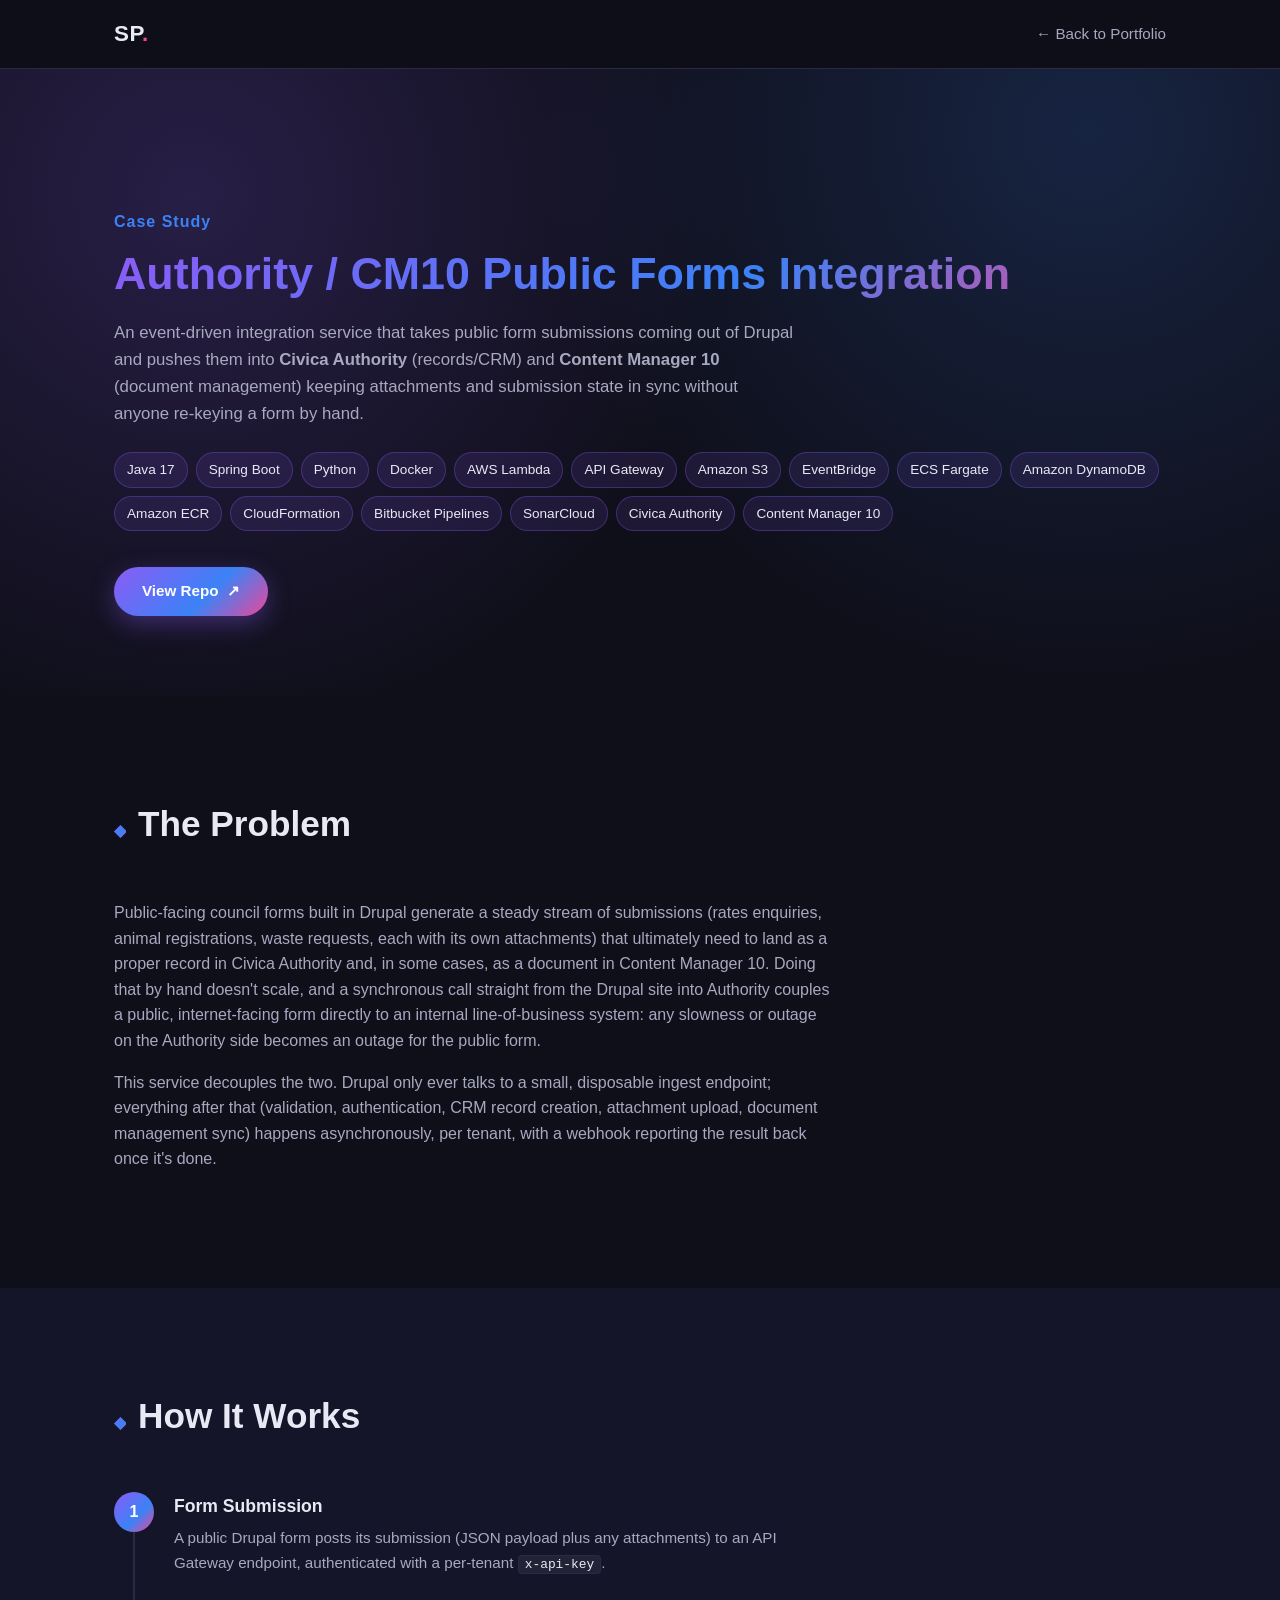
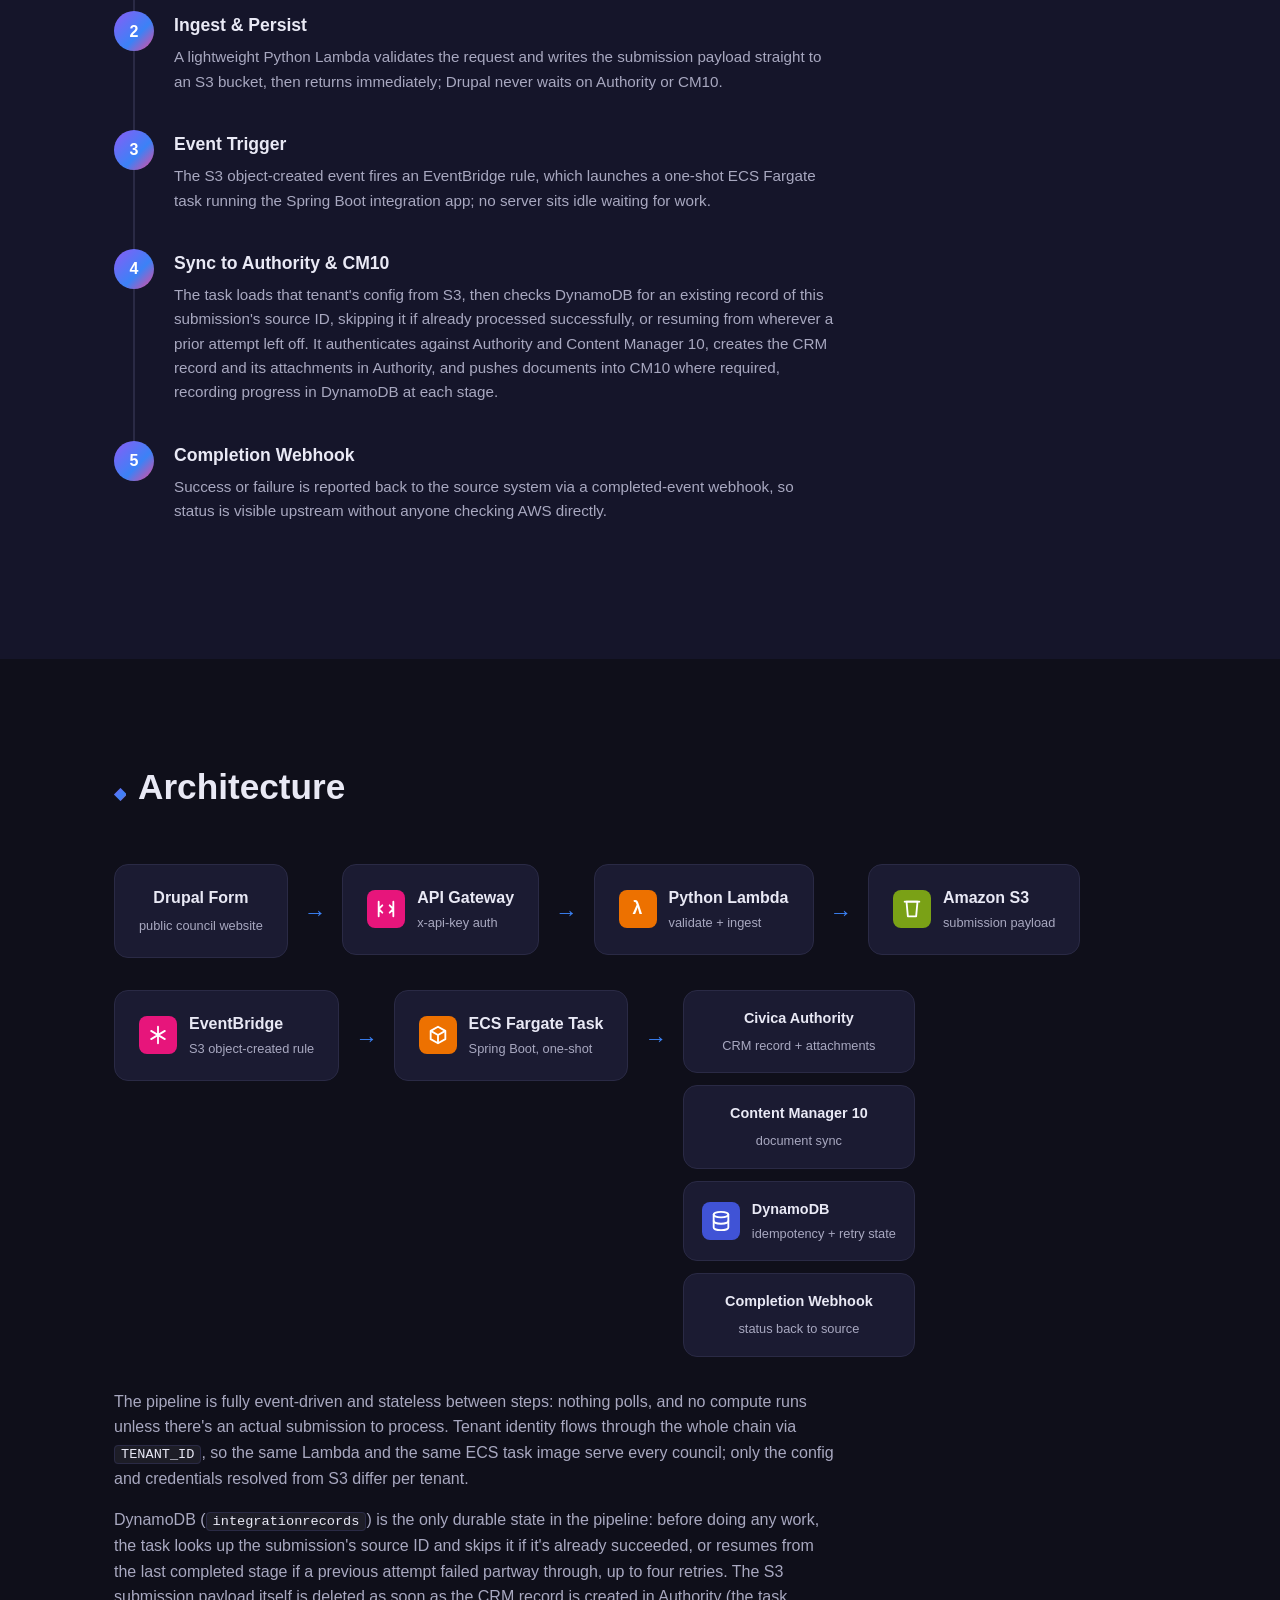
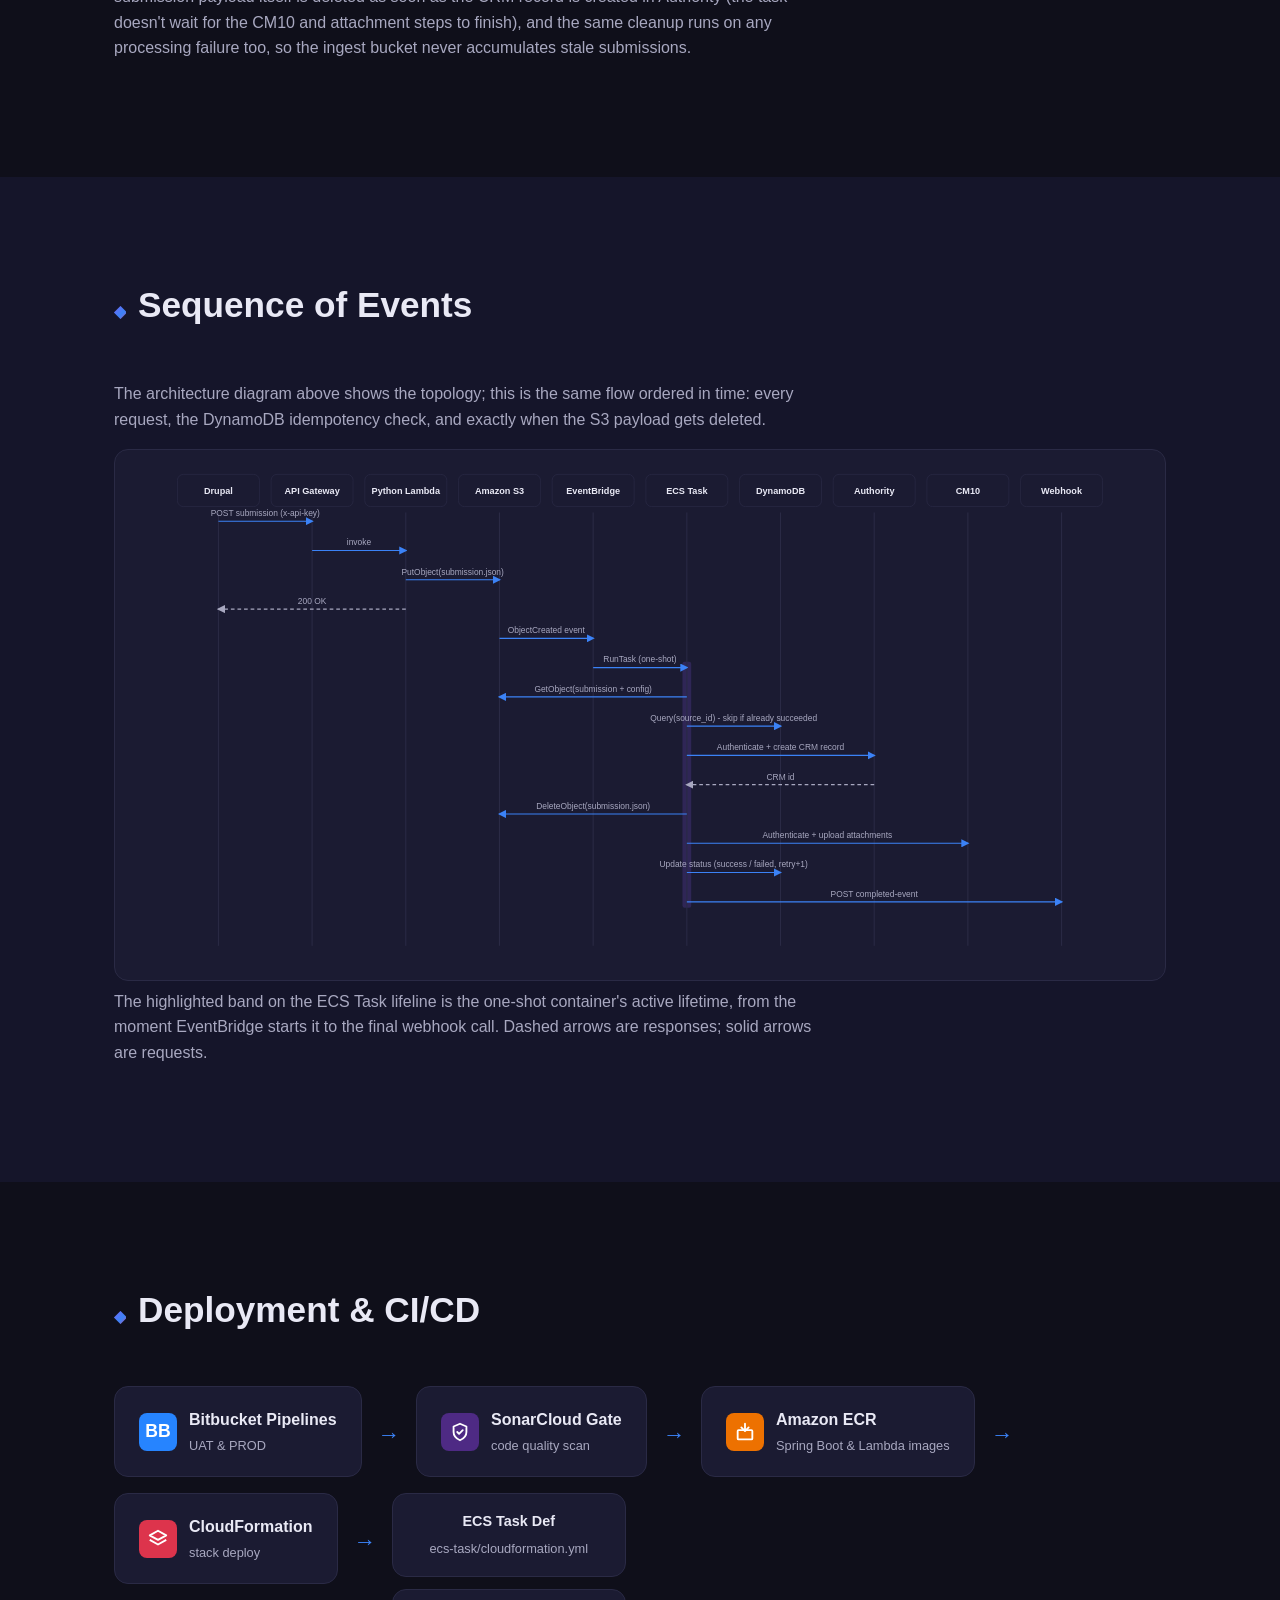
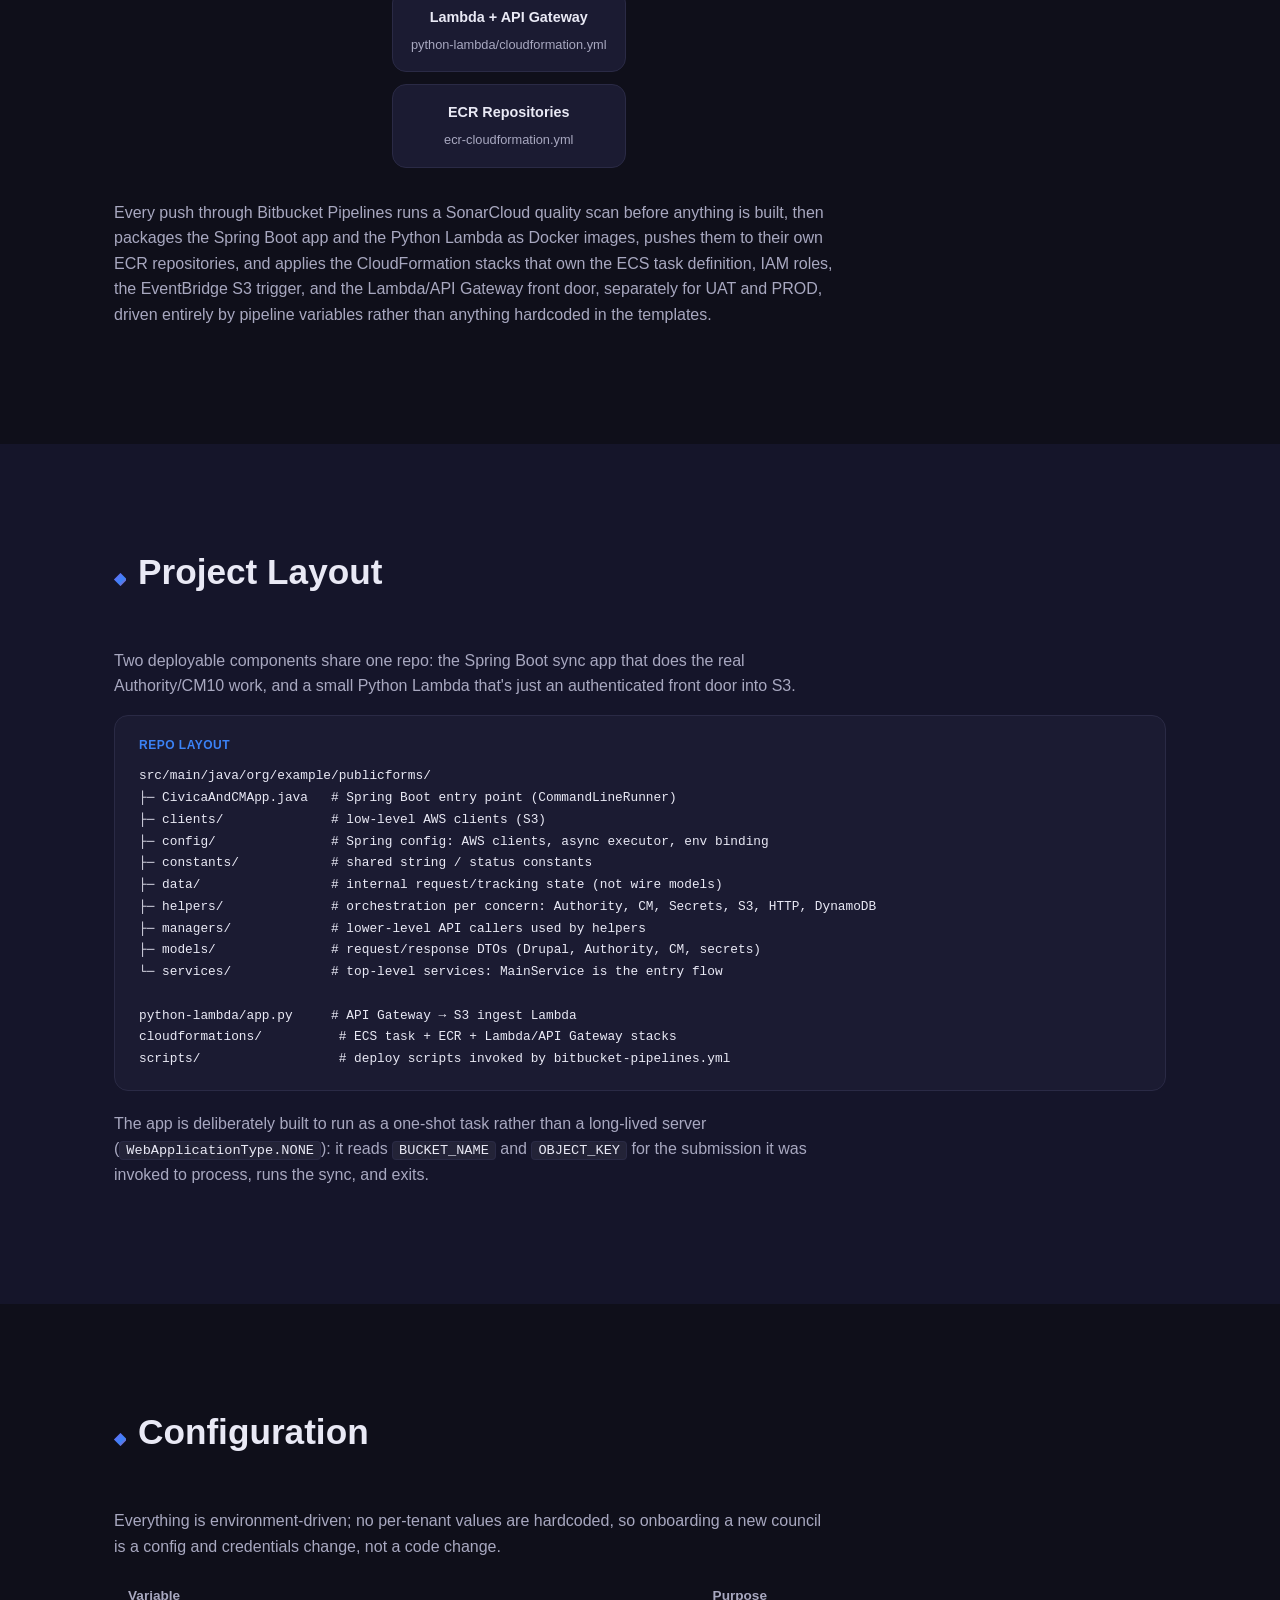
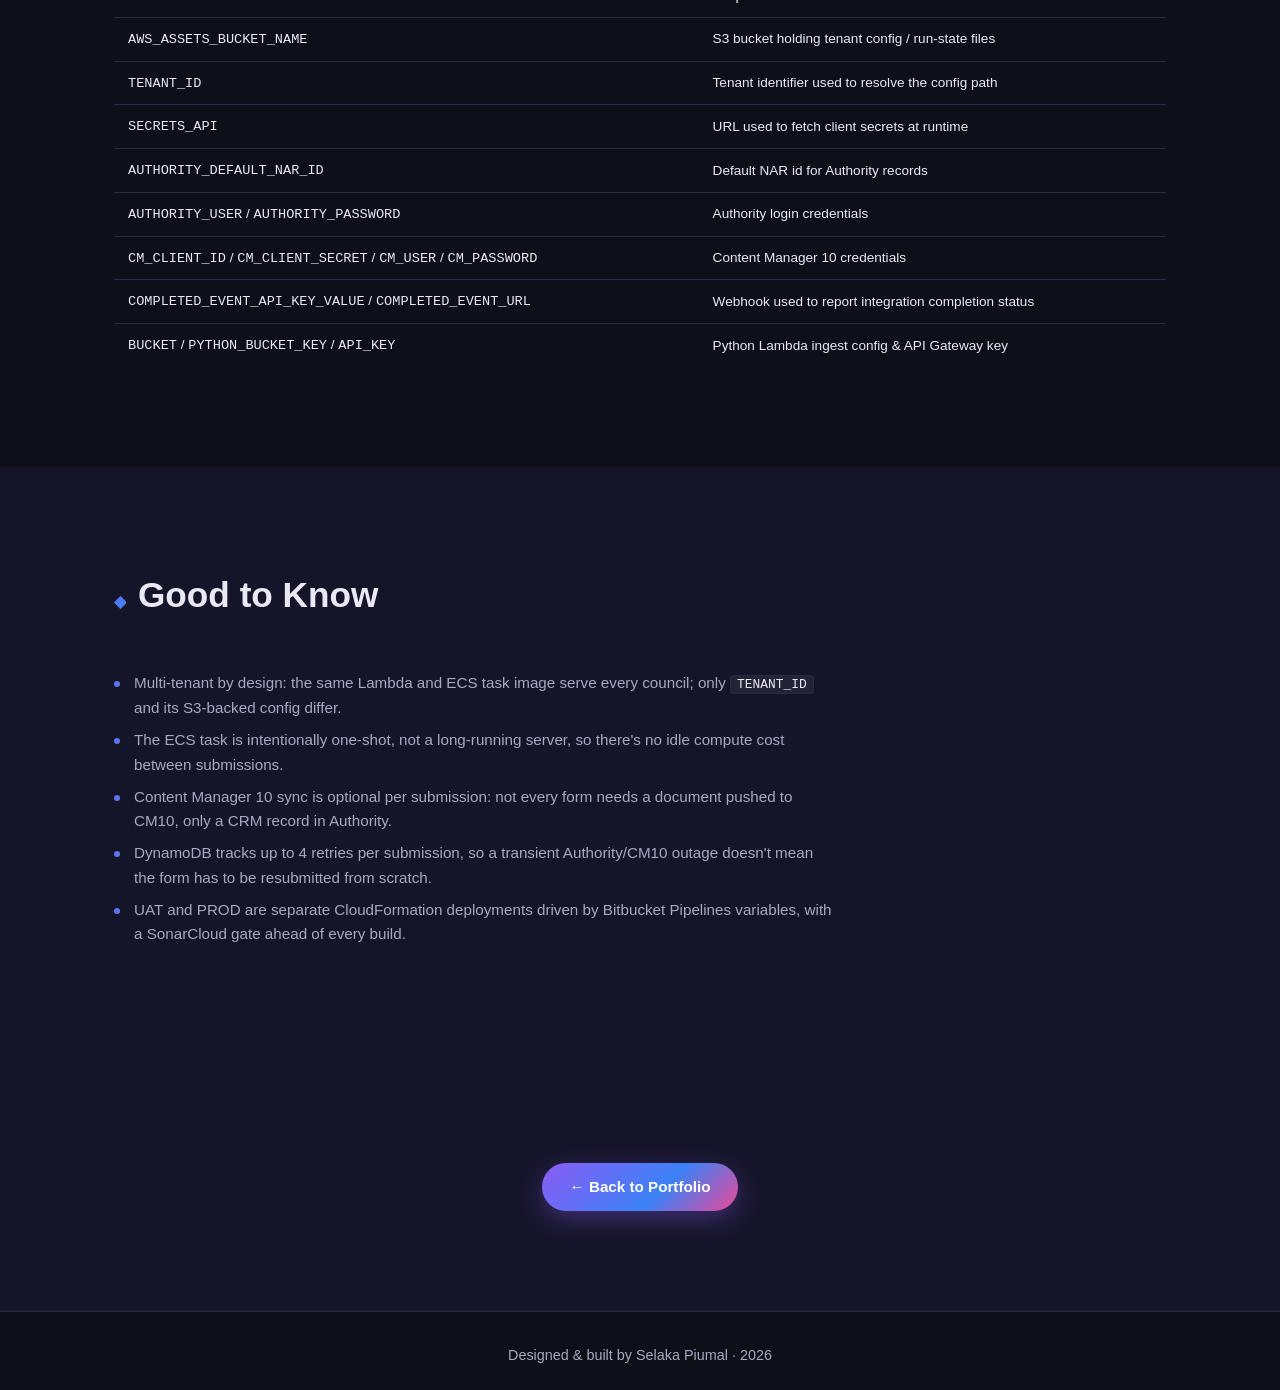
<file: projects/forms-authority-cm10.html>
<!DOCTYPE html>
<html lang="en">
<head>
  <meta charset="UTF-8">
  <meta name="viewport" content="width=device-width, initial-scale=1.0">
  <title>Authority / CM10 Public Forms Integration | Selaka Piumal</title>
  <meta name="description" content="Case study: an event-driven integration service that syncs public Drupal form submissions into Civica Authority and Content Manager 10 via Lambda, S3, and ECS Fargate.">
  <link rel="stylesheet" href="../style.css">
</head>
<body>

  <header class="navbar">
    <div class="container navbar__inner">
      <a href="../index.html" class="navbar__brand">SP<span>.</span></a>
      <nav class="navbar__nav">
        <a href="../index.html#projects">&larr; Back to Portfolio</a>
      </nav>
    </div>
  </header>

  <main>
    <section class="project-hero">
      <div class="container">
        <p class="hero__eyebrow">Case Study</p>
        <h1 class="project-hero__title">Authority / CM10 Public Forms Integration</h1>
        <p class="project-hero__subtitle">
          An event-driven integration service that takes public form submissions
          coming out of Drupal and pushes them into <strong>Civica Authority</strong>
          (records/CRM) and <strong>Content Manager 10</strong> (document management)
          keeping attachments and submission state in sync without anyone
          re-keying a form by hand.
        </p>
        <ul class="tag-list">
          <li>Java 17</li><li>Spring Boot</li><li>Python</li><li>Docker</li>
          <li>AWS Lambda</li><li>API Gateway</li><li>Amazon S3</li><li>EventBridge</li>
          <li>ECS Fargate</li><li>Amazon DynamoDB</li><li>Amazon ECR</li><li>CloudFormation</li>
          <li>Bitbucket Pipelines</li><li>SonarCloud</li>
          <li>Civica Authority</li><li>Content Manager 10</li>
        </ul>
        <div class="hero__cta">
          <a href="https://github.com/selakap/forms_authority_cm10_integration" target="_blank" rel="noopener" class="btn btn--primary">View Repo</a>
        </div>
      </div>
    </section>

    <section class="section">
      <div class="container">
        <h2 class="section__heading"><span>&#9670;</span> The Problem</h2>
        <p class="project-copy">
          Public-facing council forms built in Drupal generate a steady stream of
          submissions (rates enquiries, animal registrations, waste requests,
          each with its own attachments) that ultimately need to land as a
          proper record in Civica Authority and, in some cases, as a document in
          Content Manager 10. Doing that by hand doesn't scale, and a synchronous
          call straight from the Drupal site into Authority couples a public,
          internet-facing form directly to an internal line-of-business system:
          any slowness or outage on the Authority side becomes an outage for the
          public form.
        </p>
        <p class="project-copy">
          This service decouples the two. Drupal only ever talks to a small,
          disposable ingest endpoint; everything after that (validation,
          authentication, CRM record creation, attachment upload, document
          management sync) happens asynchronously, per tenant, with a
          webhook reporting the result back once it's done.
        </p>
      </div>
    </section>

    <section class="section section--alt">
      <div class="container">
        <h2 class="section__heading"><span>&#9670;</span> How It Works</h2>
        <div class="process">
          <div class="process__step">
            <div class="process__marker"><span class="circle">1</span><span class="line"></span></div>
            <div class="process__content">
              <h4>Form Submission</h4>
              <p>A public Drupal form posts its submission (JSON payload plus any attachments) to an API Gateway endpoint, authenticated with a per-tenant <code>x-api-key</code>.</p>
            </div>
          </div>
          <div class="process__step">
            <div class="process__marker"><span class="circle">2</span><span class="line"></span></div>
            <div class="process__content">
              <h4>Ingest &amp; Persist</h4>
              <p>A lightweight Python Lambda validates the request and writes the submission payload straight to an S3 bucket, then returns immediately; Drupal never waits on Authority or CM10.</p>
            </div>
          </div>
          <div class="process__step">
            <div class="process__marker"><span class="circle">3</span><span class="line"></span></div>
            <div class="process__content">
              <h4>Event Trigger</h4>
              <p>The S3 object-created event fires an EventBridge rule, which launches a one-shot ECS Fargate task running the Spring Boot integration app; no server sits idle waiting for work.</p>
            </div>
          </div>
          <div class="process__step">
            <div class="process__marker"><span class="circle">4</span><span class="line"></span></div>
            <div class="process__content">
              <h4>Sync to Authority &amp; CM10</h4>
              <p>The task loads that tenant's config from S3, then checks DynamoDB for an existing record of this submission's source ID, skipping it if already processed successfully, or resuming from wherever a prior attempt left off. It authenticates against Authority and Content Manager 10, creates the CRM record and its attachments in Authority, and pushes documents into CM10 where required, recording progress in DynamoDB at each stage.</p>
            </div>
          </div>
          <div class="process__step">
            <div class="process__marker"><span class="circle">5</span></div>
            <div class="process__content">
              <h4>Completion Webhook</h4>
              <p>Success or failure is reported back to the source system via a completed-event webhook, so status is visible upstream without anyone checking AWS directly.</p>
            </div>
          </div>
        </div>
      </div>
    </section>

    <section class="section">
      <div class="container">
        <h2 class="section__heading"><span>&#9670;</span> Architecture</h2>
        <div class="arch-diagram">
          <div class="arch-box">Drupal Form<br><small>public council website</small></div>
          <div class="arch-arrow">&rarr;</div>
          <div class="arch-box arch-box--icon">
            <span class="arch-icon arch-icon--integration" aria-hidden="true">
              <svg viewBox="0 0 24 24" fill="none" stroke="currentColor" stroke-width="2" stroke-linecap="round" stroke-linejoin="round"><path d="M4 4v16M20 4v16M8 8l-4 4 4 4M16 8l4 4-4 4"/></svg>
            </span>
            <div class="arch-box__label">API Gateway<br><small>x-api-key auth</small></div>
          </div>
          <div class="arch-arrow">&rarr;</div>
          <div class="arch-box arch-box--icon">
            <span class="arch-icon arch-icon--compute" aria-hidden="true">&lambda;</span>
            <div class="arch-box__label">Python Lambda<br><small>validate + ingest</small></div>
          </div>
          <div class="arch-arrow">&rarr;</div>
          <div class="arch-box arch-box--icon">
            <span class="arch-icon arch-icon--storage" aria-hidden="true">
              <svg viewBox="0 0 24 24" fill="none" stroke="currentColor" stroke-width="2" stroke-linecap="round" stroke-linejoin="round"><path d="M6 4h12l-1.5 16h-9L6 4z"/><path d="M4 4h16"/></svg>
            </span>
            <div class="arch-box__label">Amazon S3<br><small>submission payload</small></div>
          </div>
        </div>

        <div class="arch-diagram">
          <div class="arch-box arch-box--icon">
            <span class="arch-icon arch-icon--integration" aria-hidden="true">
              <svg viewBox="0 0 24 24" fill="none" stroke="currentColor" stroke-width="2" stroke-linecap="round"><path d="M12 3v18M4.5 7.5l15 9M19.5 7.5l-15 9"/></svg>
            </span>
            <div class="arch-box__label">EventBridge<br><small>S3 object-created rule</small></div>
          </div>
          <div class="arch-arrow">&rarr;</div>
          <div class="arch-box arch-box--icon">
            <span class="arch-icon arch-icon--containers" aria-hidden="true">
              <svg viewBox="0 0 24 24" fill="none" stroke="currentColor" stroke-width="2" stroke-linejoin="round"><path d="M12 3l8 4.5v9L12 21l-8-4.5v-9L12 3z"/><path d="M4 7.5l8 4.5 8-4.5M12 12v9"/></svg>
            </span>
            <div class="arch-box__label">ECS Fargate Task<br><small>Spring Boot, one-shot</small></div>
          </div>
          <div class="arch-arrow">&rarr;</div>
          <div class="arch-branches">
            <div class="arch-box arch-box--small">Civica Authority<br><small>CRM record + attachments</small></div>
            <div class="arch-box arch-box--small">Content Manager 10<br><small>document sync</small></div>
            <div class="arch-box arch-box--small arch-box--icon">
              <span class="arch-icon arch-icon--database" aria-hidden="true">
                <svg viewBox="0 0 24 24" fill="none" stroke="currentColor" stroke-width="2" stroke-linecap="round" stroke-linejoin="round"><ellipse cx="12" cy="5" rx="8" ry="3"/><path d="M4 5v14c0 1.7 3.6 3 8 3s8-1.3 8-3V5"/><path d="M4 12c0 1.7 3.6 3 8 3s8-1.3 8-3"/></svg>
              </span>
              <div class="arch-box__label">DynamoDB<br><small>idempotency + retry state</small></div>
            </div>
            <div class="arch-box arch-box--small">Completion Webhook<br><small>status back to source</small></div>
          </div>
        </div>

        <p class="project-copy">
          The pipeline is fully event-driven and stateless between steps: nothing
          polls, and no compute runs unless there's an actual submission to
          process. Tenant identity flows through the whole chain via
          <code>TENANT_ID</code>, so the same Lambda and the same ECS task image
          serve every council; only the config and credentials resolved from
          S3 differ per tenant.
        </p>
        <p class="project-copy">
          DynamoDB (<code>integrationrecords</code>) is the only durable state in
          the pipeline: before doing any work, the task looks up the submission's
          source ID and skips it if it's already succeeded, or resumes from the
          last completed stage if a previous attempt failed partway through,
          up to four retries. The S3 submission payload itself is deleted as soon
          as the CRM record is created in Authority (the task doesn't wait
          for the CM10 and attachment steps to finish), and the same cleanup
          runs on any processing failure too, so the ingest bucket never
          accumulates stale submissions.
        </p>
      </div>
    </section>

    <section class="section section--alt">
      <div class="container">
        <h2 class="section__heading"><span>&#9670;</span> Sequence of Events</h2>
        <p class="project-copy">
          The architecture diagram above shows the topology; this is the same
          flow ordered in time: every request, the DynamoDB idempotency
          check, and exactly when the S3 payload gets deleted.
        </p>
        <div class="sequence-diagram-wrap">
          <svg viewBox="0 0 1380 670" role="img" aria-label="Sequence diagram of the forms integration flow" class="sequence-diagram__svg">
            <defs>
              <marker id="seqArrow" viewBox="0 0 10 10" refX="8" refY="5" markerWidth="7" markerHeight="7" orient="auto-start-reverse">
                <path d="M0,0 L10,5 L0,10 z" fill="var(--accent-2)"></path>
              </marker>
              <marker id="seqArrowMuted" viewBox="0 0 10 10" refX="8" refY="5" markerWidth="7" markerHeight="7" orient="auto-start-reverse">
                <path d="M0,0 L10,5 L0,10 z" fill="var(--text-muted)"></path>
              </marker>
            </defs>
            <rect x="748" y="262" width="12" height="336" fill="var(--accent-1)" opacity="0.18" rx="3"></rect>
            <line x1="114" y1="58" x2="114" y2="650" stroke="var(--card-border)" stroke-width="1.5"></line>
            <line x1="242" y1="58" x2="242" y2="650" stroke="var(--card-border)" stroke-width="1.5"></line>
            <line x1="370" y1="58" x2="370" y2="650" stroke="var(--card-border)" stroke-width="1.5"></line>
            <line x1="498" y1="58" x2="498" y2="650" stroke="var(--card-border)" stroke-width="1.5"></line>
            <line x1="626" y1="58" x2="626" y2="650" stroke="var(--card-border)" stroke-width="1.5"></line>
            <line x1="754" y1="58" x2="754" y2="650" stroke="var(--card-border)" stroke-width="1.5"></line>
            <line x1="882" y1="58" x2="882" y2="650" stroke="var(--card-border)" stroke-width="1.5"></line>
            <line x1="1010" y1="58" x2="1010" y2="650" stroke="var(--card-border)" stroke-width="1.5"></line>
            <line x1="1138" y1="58" x2="1138" y2="650" stroke="var(--card-border)" stroke-width="1.5"></line>
            <line x1="1266" y1="58" x2="1266" y2="650" stroke="var(--card-border)" stroke-width="1.5"></line>
            <rect x="58" y="6" width="112" height="44" rx="8" fill="var(--card-bg)" stroke="var(--card-border)"></rect>
            <text x="114" y="33" text-anchor="middle" font-size="12.5" font-weight="700" fill="var(--text)">Drupal</text>
            <rect x="186" y="6" width="112" height="44" rx="8" fill="var(--card-bg)" stroke="var(--card-border)"></rect>
            <text x="242" y="33" text-anchor="middle" font-size="12.5" font-weight="700" fill="var(--text)">API Gateway</text>
            <rect x="314" y="6" width="112" height="44" rx="8" fill="var(--card-bg)" stroke="var(--card-border)"></rect>
            <text x="370" y="33" text-anchor="middle" font-size="12.5" font-weight="700" fill="var(--text)">Python Lambda</text>
            <rect x="442" y="6" width="112" height="44" rx="8" fill="var(--card-bg)" stroke="var(--card-border)"></rect>
            <text x="498" y="33" text-anchor="middle" font-size="12.5" font-weight="700" fill="var(--text)">Amazon S3</text>
            <rect x="570" y="6" width="112" height="44" rx="8" fill="var(--card-bg)" stroke="var(--card-border)"></rect>
            <text x="626" y="33" text-anchor="middle" font-size="12.5" font-weight="700" fill="var(--text)">EventBridge</text>
            <rect x="698" y="6" width="112" height="44" rx="8" fill="var(--card-bg)" stroke="var(--card-border)"></rect>
            <text x="754" y="33" text-anchor="middle" font-size="12.5" font-weight="700" fill="var(--text)">ECS Task</text>
            <rect x="826" y="6" width="112" height="44" rx="8" fill="var(--card-bg)" stroke="var(--card-border)"></rect>
            <text x="882" y="33" text-anchor="middle" font-size="12.5" font-weight="700" fill="var(--text)">DynamoDB</text>
            <rect x="954" y="6" width="112" height="44" rx="8" fill="var(--card-bg)" stroke="var(--card-border)"></rect>
            <text x="1010" y="33" text-anchor="middle" font-size="12.5" font-weight="700" fill="var(--text)">Authority</text>
            <rect x="1082" y="6" width="112" height="44" rx="8" fill="var(--card-bg)" stroke="var(--card-border)"></rect>
            <text x="1138" y="33" text-anchor="middle" font-size="12.5" font-weight="700" fill="var(--text)">CM10</text>
            <rect x="1210" y="6" width="112" height="44" rx="8" fill="var(--card-bg)" stroke="var(--card-border)"></rect>
            <text x="1266" y="33" text-anchor="middle" font-size="12.5" font-weight="700" fill="var(--text)">Webhook</text>
            <line x1="114" y1="70" x2="242" y2="70" stroke="var(--accent-2)" stroke-width="1.6" marker-end="url(#seqArrow)"></line>
            <text x="178" y="63" text-anchor="middle" font-size="11.5" fill="var(--text-muted)">POST submission (x-api-key)</text>
            <line x1="242" y1="110" x2="370" y2="110" stroke="var(--accent-2)" stroke-width="1.6" marker-end="url(#seqArrow)"></line>
            <text x="306" y="103" text-anchor="middle" font-size="11.5" fill="var(--text-muted)">invoke</text>
            <line x1="370" y1="150" x2="498" y2="150" stroke="var(--accent-2)" stroke-width="1.6" marker-end="url(#seqArrow)"></line>
            <text x="434" y="143" text-anchor="middle" font-size="11.5" fill="var(--text-muted)">PutObject(submission.json)</text>
            <line x1="370" y1="190" x2="114" y2="190" stroke="var(--text-muted)" stroke-width="1.6" stroke-dasharray="5 4" marker-end="url(#seqArrowMuted)"></line>
            <text x="242" y="183" text-anchor="middle" font-size="11.5" fill="var(--text-muted)">200 OK</text>
            <line x1="498" y1="230" x2="626" y2="230" stroke="var(--accent-2)" stroke-width="1.6" marker-end="url(#seqArrow)"></line>
            <text x="562" y="223" text-anchor="middle" font-size="11.5" fill="var(--text-muted)">ObjectCreated event</text>
            <line x1="626" y1="270" x2="754" y2="270" stroke="var(--accent-2)" stroke-width="1.6" marker-end="url(#seqArrow)"></line>
            <text x="690" y="263" text-anchor="middle" font-size="11.5" fill="var(--text-muted)">RunTask (one-shot)</text>
            <line x1="754" y1="310" x2="498" y2="310" stroke="var(--accent-2)" stroke-width="1.6" marker-end="url(#seqArrow)"></line>
            <text x="626" y="303" text-anchor="middle" font-size="11.5" fill="var(--text-muted)">GetObject(submission + config)</text>
            <line x1="754" y1="350" x2="882" y2="350" stroke="var(--accent-2)" stroke-width="1.6" marker-end="url(#seqArrow)"></line>
            <text x="818" y="343" text-anchor="middle" font-size="11.5" fill="var(--text-muted)">Query(source_id) - skip if already succeeded</text>
            <line x1="754" y1="390" x2="1010" y2="390" stroke="var(--accent-2)" stroke-width="1.6" marker-end="url(#seqArrow)"></line>
            <text x="882" y="383" text-anchor="middle" font-size="11.5" fill="var(--text-muted)">Authenticate + create CRM record</text>
            <line x1="1010" y1="430" x2="754" y2="430" stroke="var(--text-muted)" stroke-width="1.6" stroke-dasharray="5 4" marker-end="url(#seqArrowMuted)"></line>
            <text x="882" y="423" text-anchor="middle" font-size="11.5" fill="var(--text-muted)">CRM id</text>
            <line x1="754" y1="470" x2="498" y2="470" stroke="var(--accent-2)" stroke-width="1.6" marker-end="url(#seqArrow)"></line>
            <text x="626" y="463" text-anchor="middle" font-size="11.5" fill="var(--text-muted)">DeleteObject(submission.json)</text>
            <line x1="754" y1="510" x2="1138" y2="510" stroke="var(--accent-2)" stroke-width="1.6" marker-end="url(#seqArrow)"></line>
            <text x="946" y="503" text-anchor="middle" font-size="11.5" fill="var(--text-muted)">Authenticate + upload attachments</text>
            <line x1="754" y1="550" x2="882" y2="550" stroke="var(--accent-2)" stroke-width="1.6" marker-end="url(#seqArrow)"></line>
            <text x="818" y="543" text-anchor="middle" font-size="11.5" fill="var(--text-muted)">Update status (success / failed, retry+1)</text>
            <line x1="754" y1="590" x2="1266" y2="590" stroke="var(--accent-2)" stroke-width="1.6" marker-end="url(#seqArrow)"></line>
            <text x="1010" y="583" text-anchor="middle" font-size="11.5" fill="var(--text-muted)">POST completed-event</text>
          </svg>
        </div>
        <p class="project-copy" style="margin-top:-12px;">
          The highlighted band on the ECS Task lifeline is the one-shot
          container's active lifetime, from the moment EventBridge starts
          it to the final webhook call. Dashed arrows are responses; solid
          arrows are requests.
        </p>
      </div>
    </section>

    <section class="section">
      <div class="container">
        <h2 class="section__heading"><span>&#9670;</span> Deployment &amp; CI/CD</h2>
        <div class="arch-diagram">
          <div class="arch-box arch-box--icon">
            <span class="arch-icon arch-icon--devtools" aria-hidden="true">BB</span>
            <div class="arch-box__label">Bitbucket Pipelines<br><small>UAT &amp; PROD</small></div>
          </div>
          <div class="arch-arrow">&rarr;</div>
          <div class="arch-box arch-box--icon">
            <span class="arch-icon arch-icon--quality" aria-hidden="true">
              <svg viewBox="0 0 24 24" fill="none" stroke="currentColor" stroke-width="2" stroke-linecap="round" stroke-linejoin="round"><path d="M12 3l7 3v6c0 5-3.5 7.5-7 9-3.5-1.5-7-4-7-9V6l7-3z"/><path d="M9 12l2 2 4-4"/></svg>
            </span>
            <div class="arch-box__label">SonarCloud Gate<br><small>code quality scan</small></div>
          </div>
          <div class="arch-arrow">&rarr;</div>
          <div class="arch-box arch-box--icon">
            <span class="arch-icon arch-icon--containers" aria-hidden="true">
              <svg viewBox="0 0 24 24" fill="none" stroke="currentColor" stroke-width="2" stroke-linecap="round" stroke-linejoin="round"><rect x="4" y="10" width="16" height="10" rx="1"/><path d="M12 3v8M8 7l4 4 4-4"/></svg>
            </span>
            <div class="arch-box__label">Amazon ECR<br><small>Spring Boot &amp; Lambda images</small></div>
          </div>
          <div class="arch-arrow">&rarr;</div>
          <div class="arch-box arch-box--icon">
            <span class="arch-icon arch-icon--management" aria-hidden="true">
              <svg viewBox="0 0 24 24" fill="none" stroke="currentColor" stroke-width="2" stroke-linejoin="round"><path d="M12 3l9 5-9 5-9-5 9-5z"/><path d="M3 13l9 5 9-5"/></svg>
            </span>
            <div class="arch-box__label">CloudFormation<br><small>stack deploy</small></div>
          </div>
          <div class="arch-arrow">&rarr;</div>
          <div class="arch-branches">
            <div class="arch-box arch-box--small">ECS Task Def<br><small>ecs-task/cloudformation.yml</small></div>
            <div class="arch-box arch-box--small">Lambda + API Gateway<br><small>python-lambda/cloudformation.yml</small></div>
            <div class="arch-box arch-box--small">ECR Repositories<br><small>ecr-cloudformation.yml</small></div>
          </div>
        </div>
        <p class="project-copy">
          Every push through Bitbucket Pipelines runs a SonarCloud quality scan
          before anything is built, then packages the Spring Boot app and the
          Python Lambda as Docker images, pushes them to their own ECR
          repositories, and applies the CloudFormation stacks that own the ECS
          task definition, IAM roles, the EventBridge S3 trigger, and the
          Lambda/API Gateway front door, separately for UAT and PROD, driven
          entirely by pipeline variables rather than anything hardcoded in the
          templates.
        </p>
      </div>
    </section>

    <section class="section section--alt">
      <div class="container">
        <h2 class="section__heading"><span>&#9670;</span> Project Layout</h2>
        <p class="project-copy">
          Two deployable components share one repo: the Spring Boot sync app
          that does the real Authority/CM10 work, and a small Python Lambda
          that's just an authenticated front door into S3.
        </p>
        <div class="code-block">
          <span class="code-block__label">repo layout</span>
          <pre>src/main/java/org/example/publicforms/
&#9500;&#9472; CivicaAndCMApp.java   # Spring Boot entry point (CommandLineRunner)
&#9500;&#9472; clients/              # low-level AWS clients (S3)
&#9500;&#9472; config/               # Spring config: AWS clients, async executor, env binding
&#9500;&#9472; constants/            # shared string / status constants
&#9500;&#9472; data/                 # internal request/tracking state (not wire models)
&#9500;&#9472; helpers/              # orchestration per concern: Authority, CM, Secrets, S3, HTTP, DynamoDB
&#9500;&#9472; managers/             # lower-level API callers used by helpers
&#9500;&#9472; models/               # request/response DTOs (Drupal, Authority, CM, secrets)
&#9492;&#9472; services/             # top-level services: MainService is the entry flow

python-lambda/app.py     # API Gateway &rarr; S3 ingest Lambda
cloudformations/          # ECS task + ECR + Lambda/API Gateway stacks
scripts/                  # deploy scripts invoked by bitbucket-pipelines.yml</pre>
        </div>
        <p class="project-copy">
          The app is deliberately built to run as a one-shot task rather than a
          long-lived server (<code>WebApplicationType.NONE</code>): it reads
          <code>BUCKET_NAME</code> and <code>OBJECT_KEY</code> for the submission
          it was invoked to process, runs the sync, and exits.
        </p>
      </div>
    </section>

    <section class="section">
      <div class="container">
        <h2 class="section__heading"><span>&#9670;</span> Configuration</h2>
        <p class="project-copy">
          Everything is environment-driven; no per-tenant values are
          hardcoded, so onboarding a new council is a config and credentials
          change, not a code change.
        </p>
        <div class="portal-table-wrap">
          <table class="portal-table">
            <thead>
              <tr><th>Variable</th><th>Purpose</th></tr>
            </thead>
            <tbody>
              <tr><td><code>AWS_ASSETS_BUCKET_NAME</code></td><td>S3 bucket holding tenant config / run-state files</td></tr>
              <tr><td><code>TENANT_ID</code></td><td>Tenant identifier used to resolve the config path</td></tr>
              <tr><td><code>SECRETS_API</code></td><td>URL used to fetch client secrets at runtime</td></tr>
              <tr><td><code>AUTHORITY_DEFAULT_NAR_ID</code></td><td>Default NAR id for Authority records</td></tr>
              <tr><td><code>AUTHORITY_USER</code> / <code>AUTHORITY_PASSWORD</code></td><td>Authority login credentials</td></tr>
              <tr><td><code>CM_CLIENT_ID</code> / <code>CM_CLIENT_SECRET</code> / <code>CM_USER</code> / <code>CM_PASSWORD</code></td><td>Content Manager 10 credentials</td></tr>
              <tr><td><code>COMPLETED_EVENT_API_KEY_VALUE</code> / <code>COMPLETED_EVENT_URL</code></td><td>Webhook used to report integration completion status</td></tr>
              <tr><td><code>BUCKET</code> / <code>PYTHON_BUCKET_KEY</code> / <code>API_KEY</code></td><td>Python Lambda ingest config &amp; API Gateway key</td></tr>
            </tbody>
          </table>
        </div>
      </div>
    </section>

    <section class="section section--alt">
      <div class="container">
        <h2 class="section__heading"><span>&#9670;</span> Good to Know</h2>
        <ul class="timeline__bullets project-copy">
          <li>Multi-tenant by design: the same Lambda and ECS task image serve every council; only <code>TENANT_ID</code> and its S3-backed config differ.</li>
          <li>The ECS task is intentionally one-shot, not a long-running server, so there's no idle compute cost between submissions.</li>
          <li>Content Manager 10 sync is optional per submission: not every form needs a document pushed to CM10, only a CRM record in Authority.</li>
          <li>DynamoDB tracks up to 4 retries per submission, so a transient Authority/CM10 outage doesn't mean the form has to be resubmitted from scratch.</li>
          <li>UAT and PROD are separate CloudFormation deployments driven by Bitbucket Pipelines variables, with a SonarCloud gate ahead of every build.</li>
        </ul>
      </div>
    </section>

    <section class="section section--contact">
      <div class="container contact__inner">
        <a href="../index.html#projects" class="btn btn--primary btn--back">&larr; Back to Portfolio</a>
      </div>
    </section>
  </main>

  <footer class="footer">
    <div class="container">
      <p>Designed &amp; built by Selaka Piumal &middot; <span id="year"></span></p>
    </div>
  </footer>

  <script src="../script.js"></script>
</body>
</html>
</file>
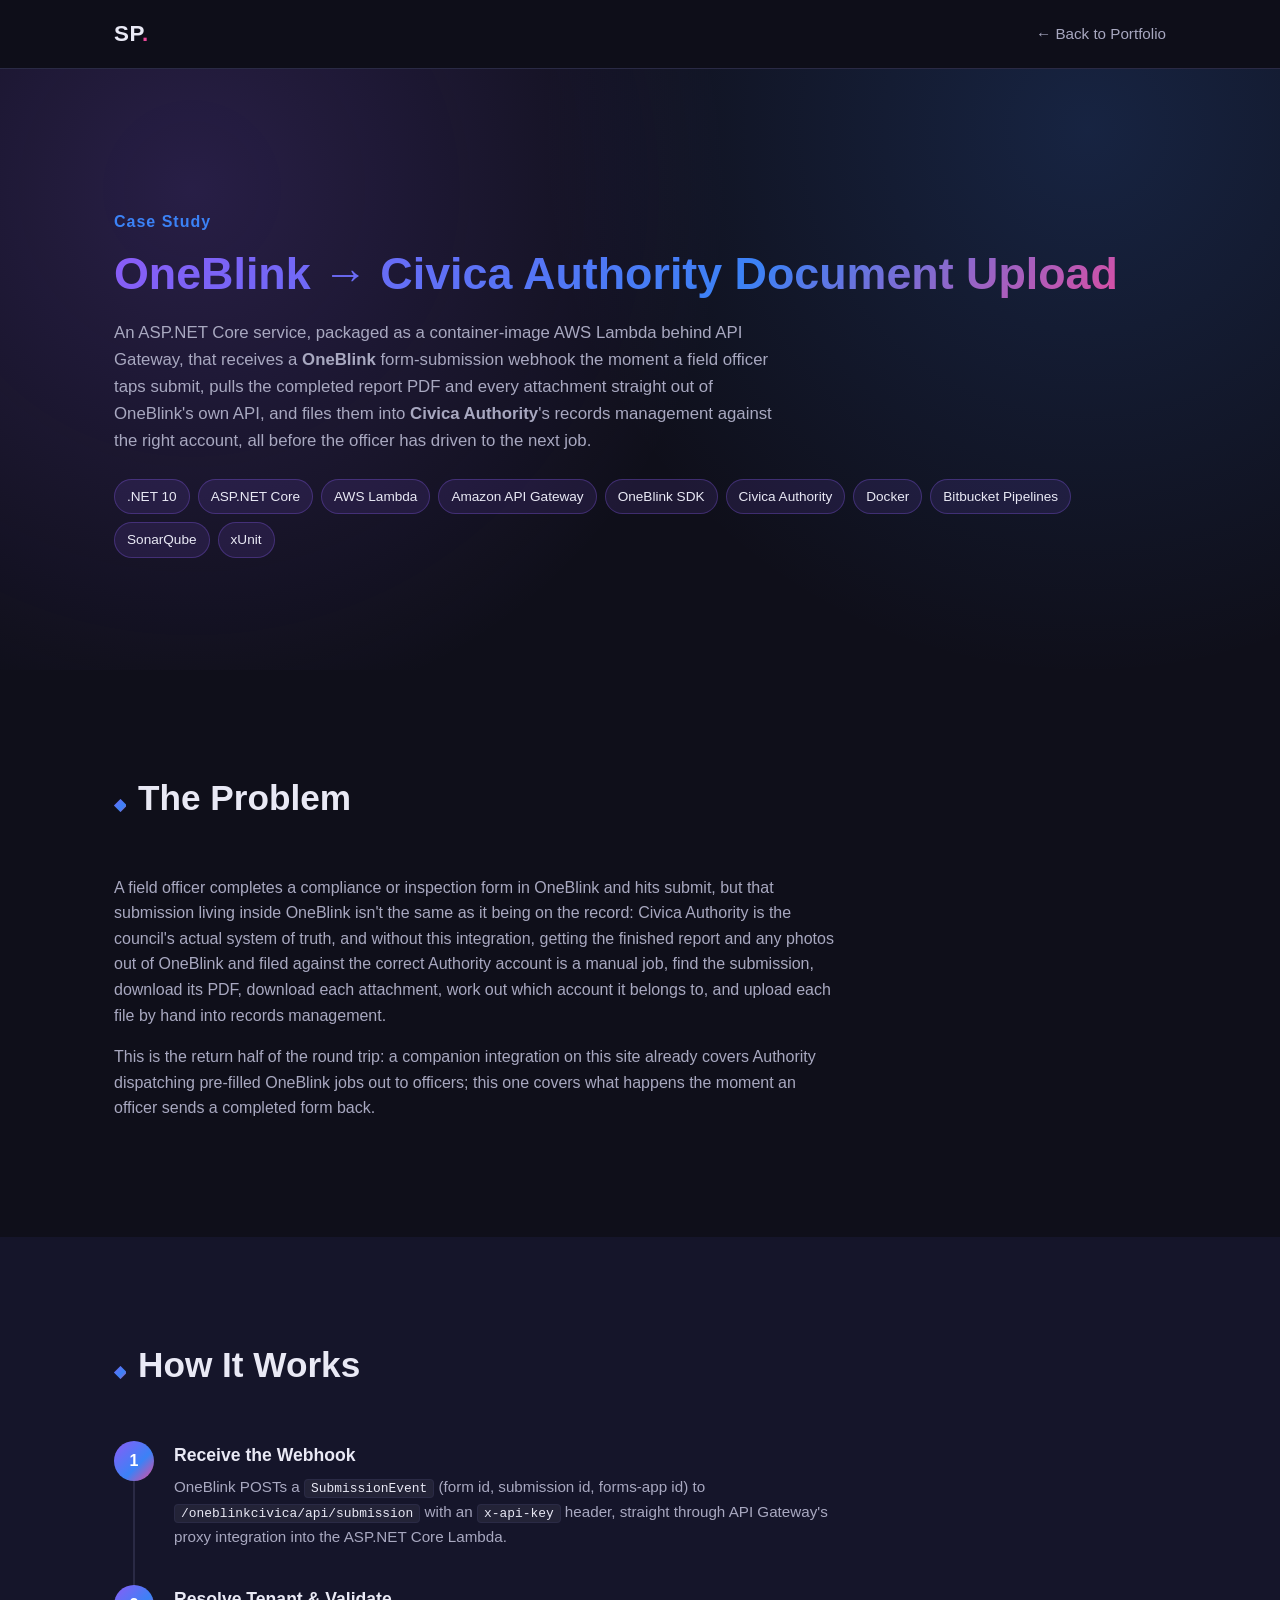
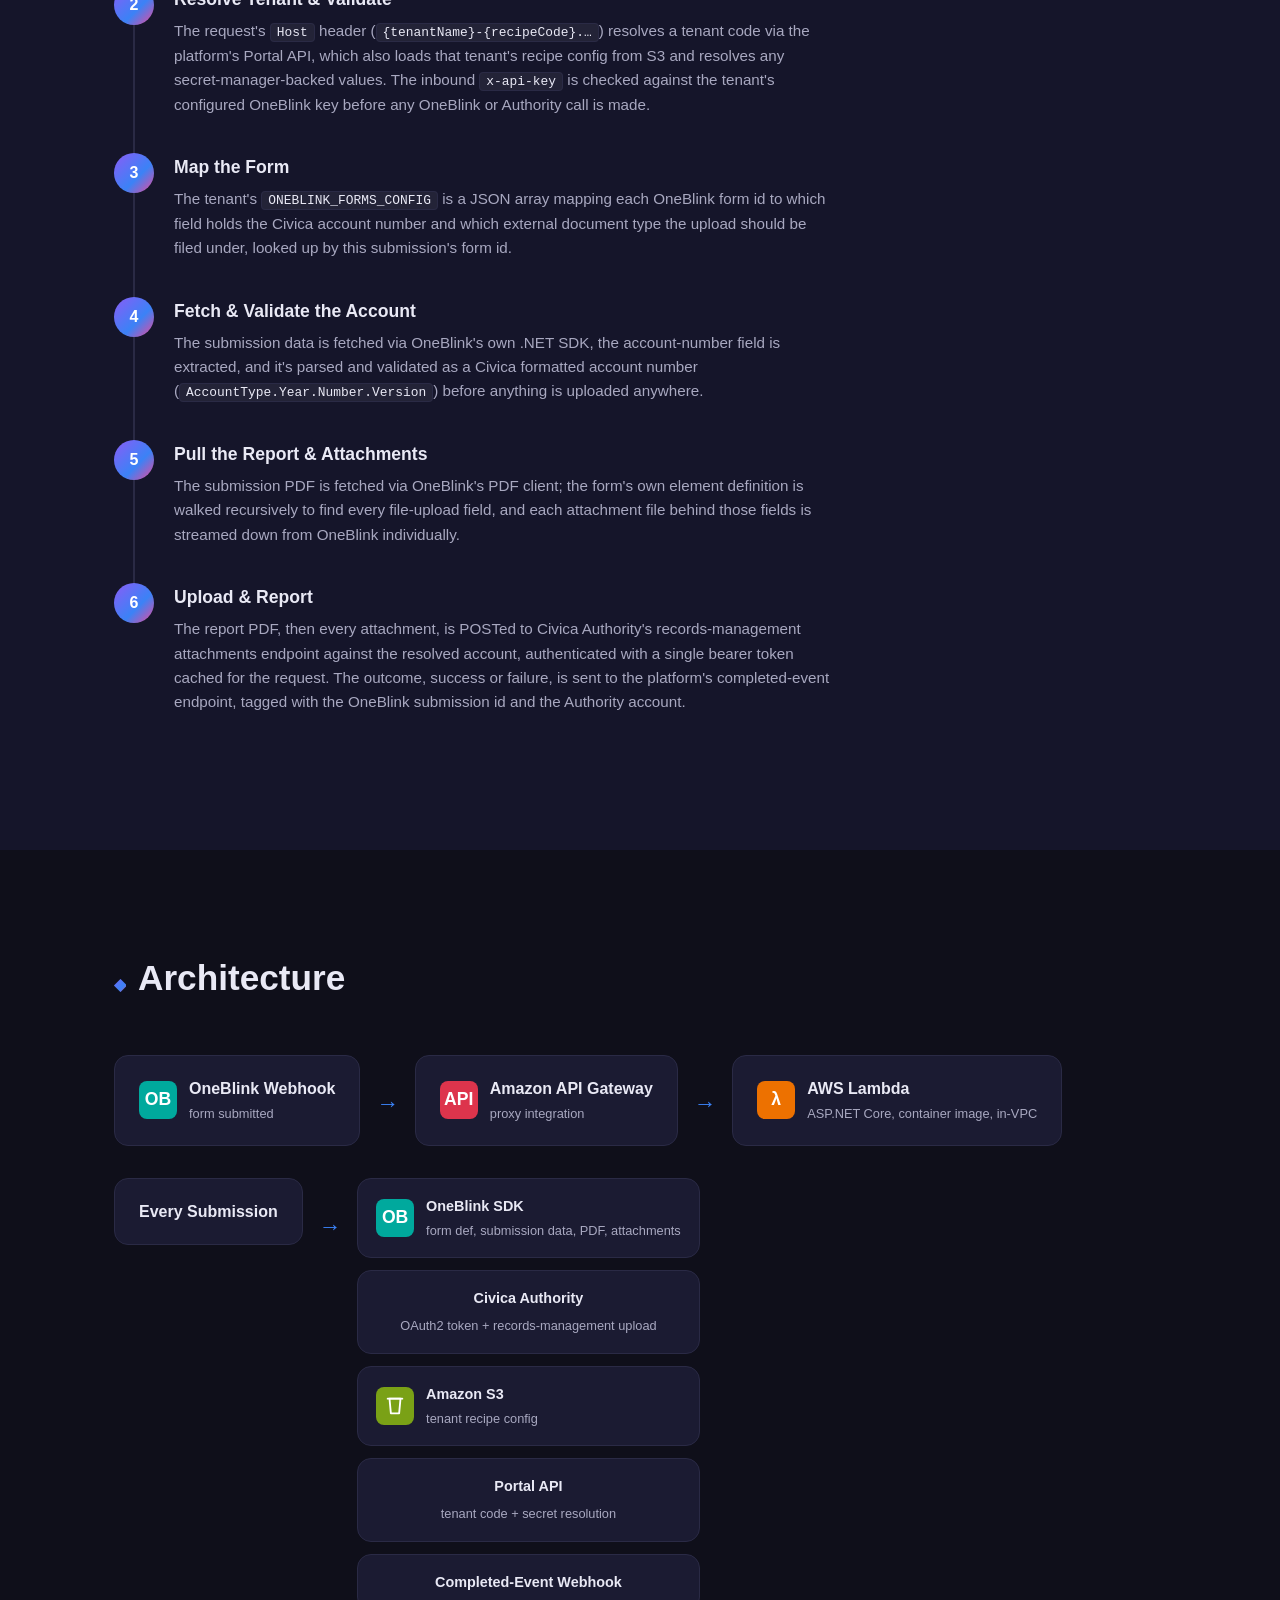
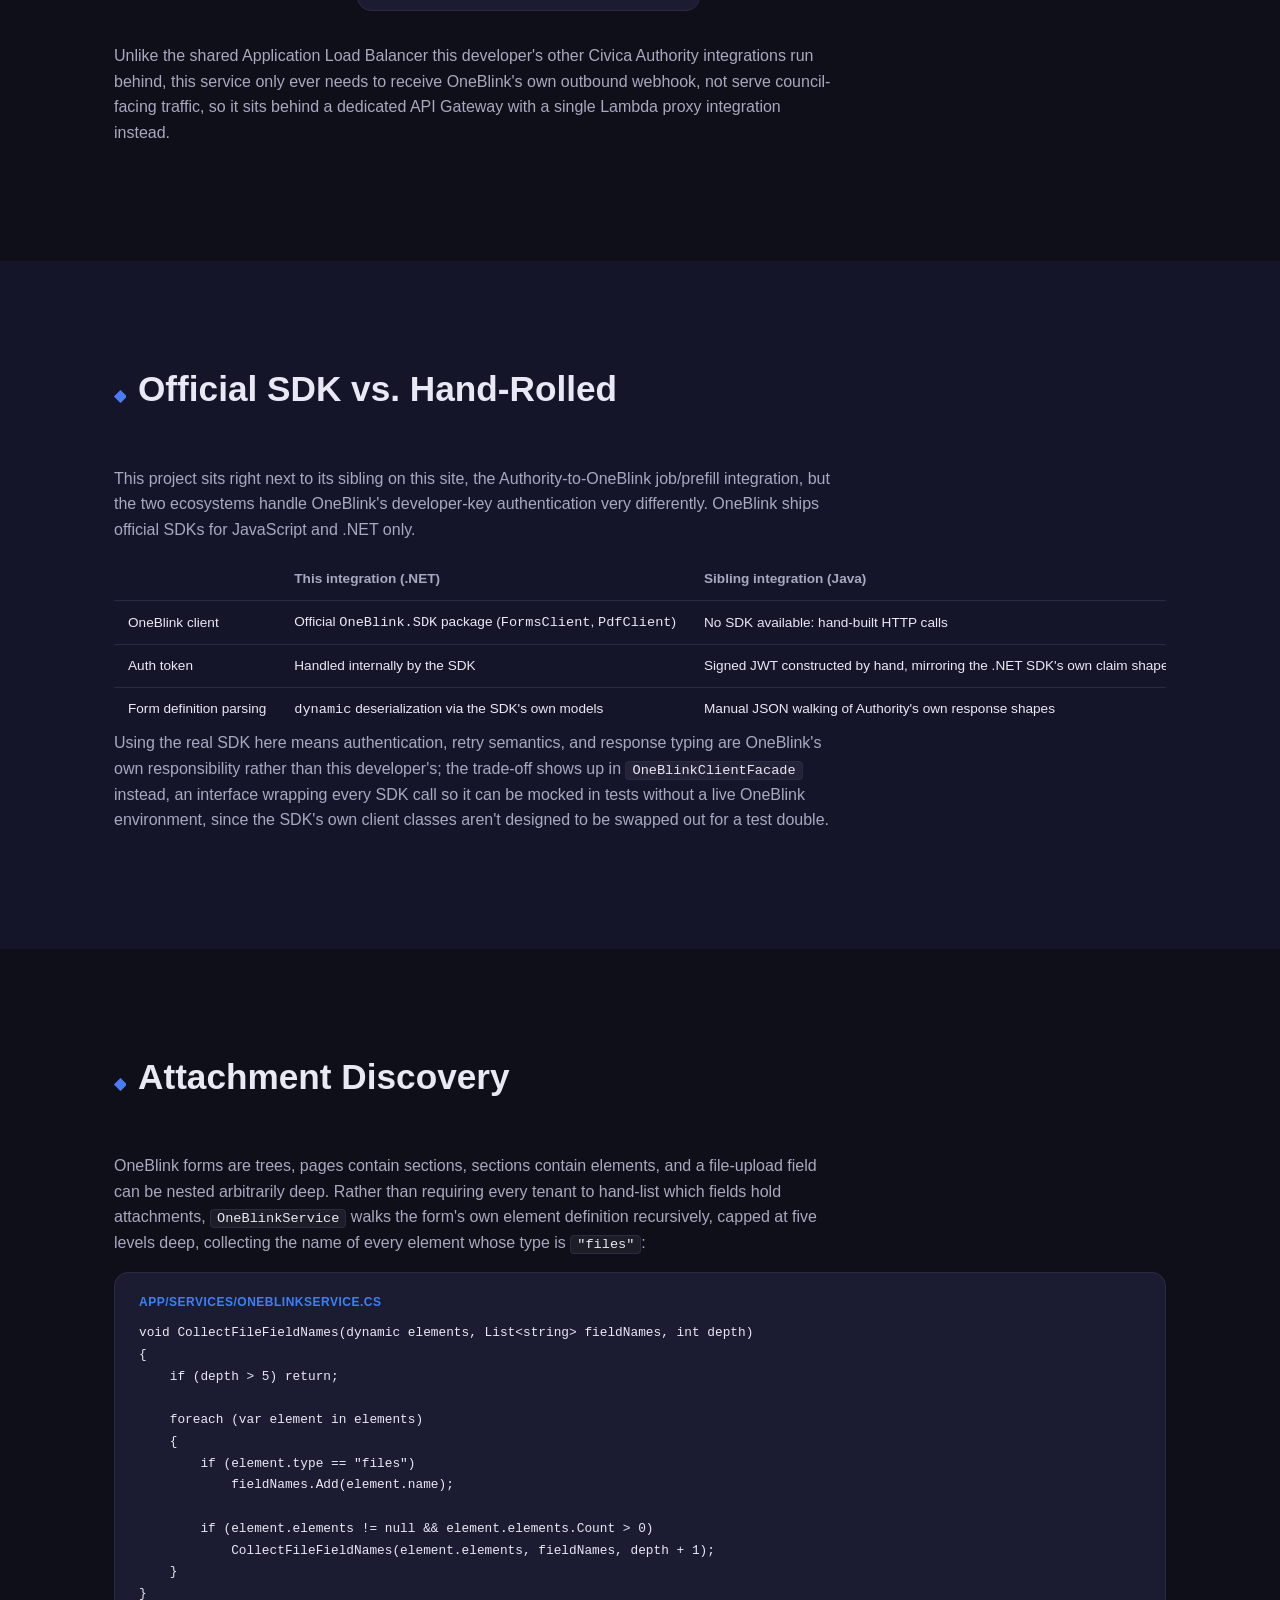
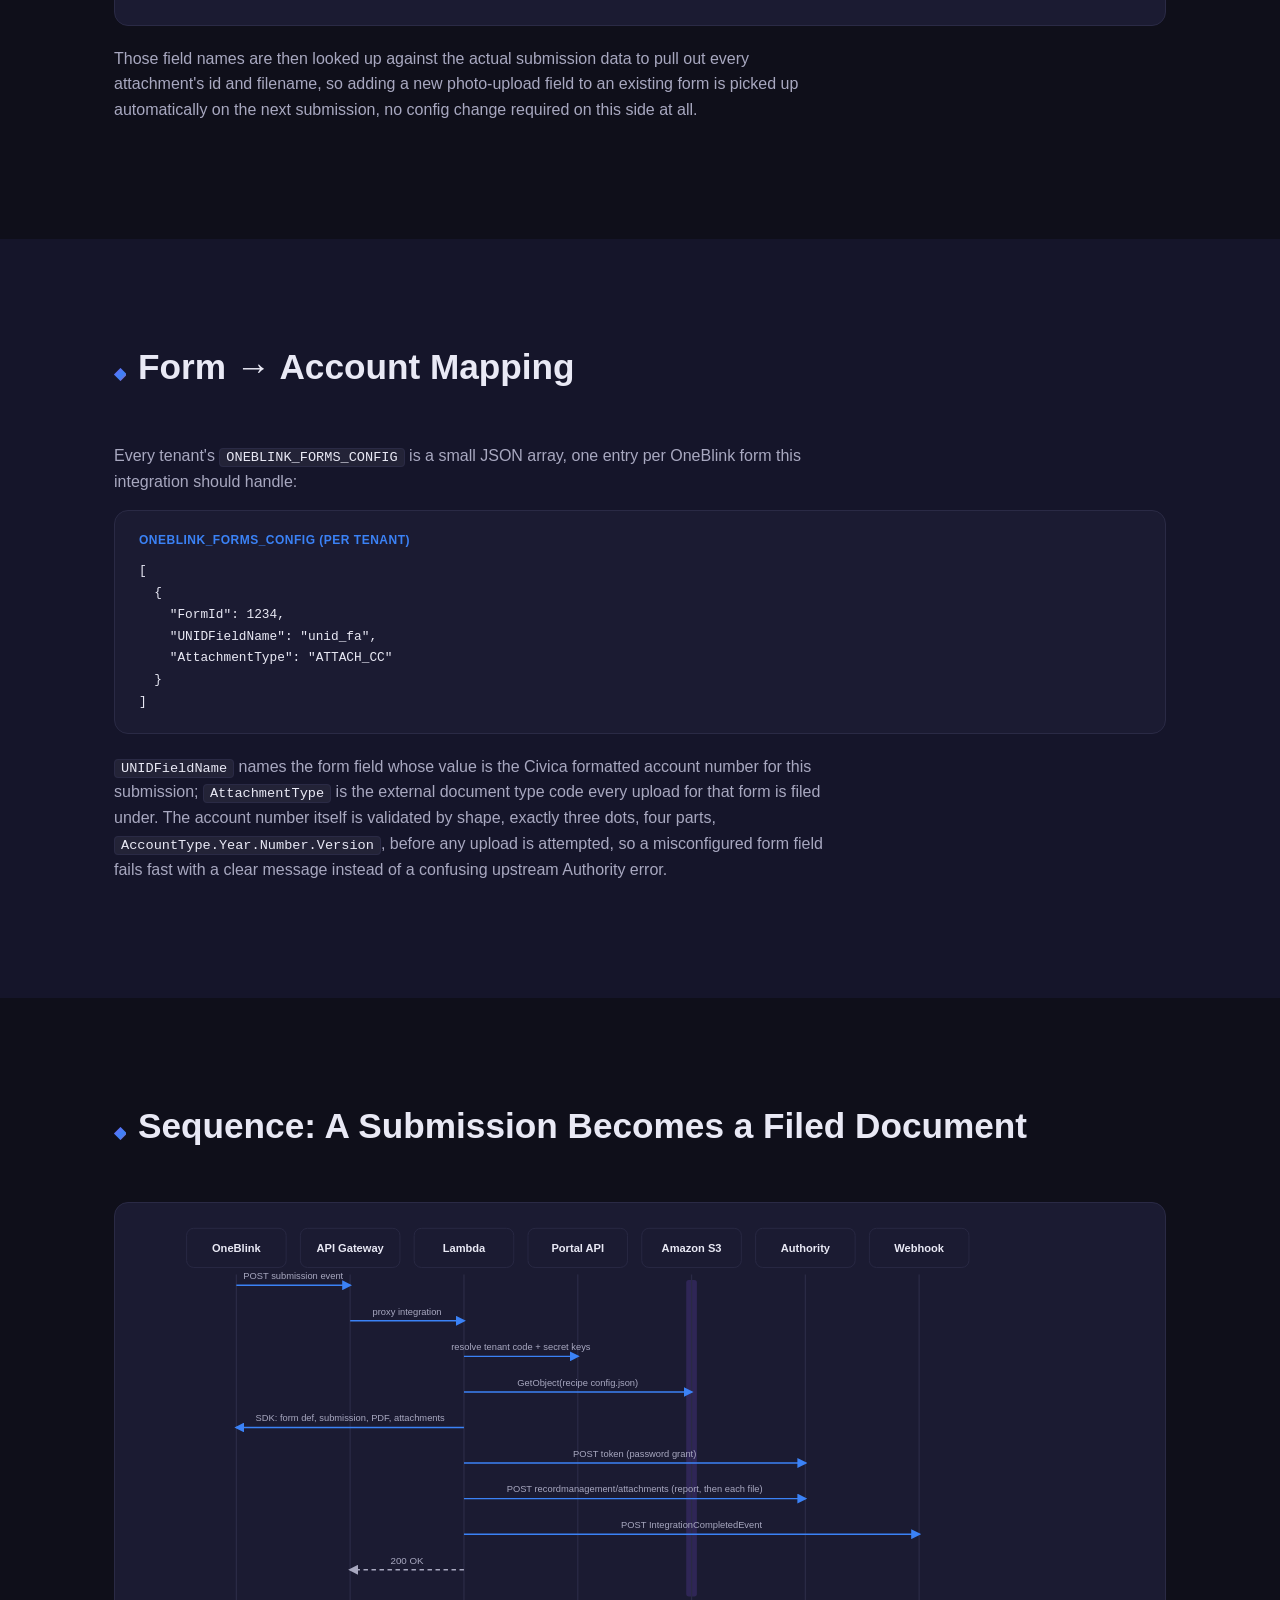
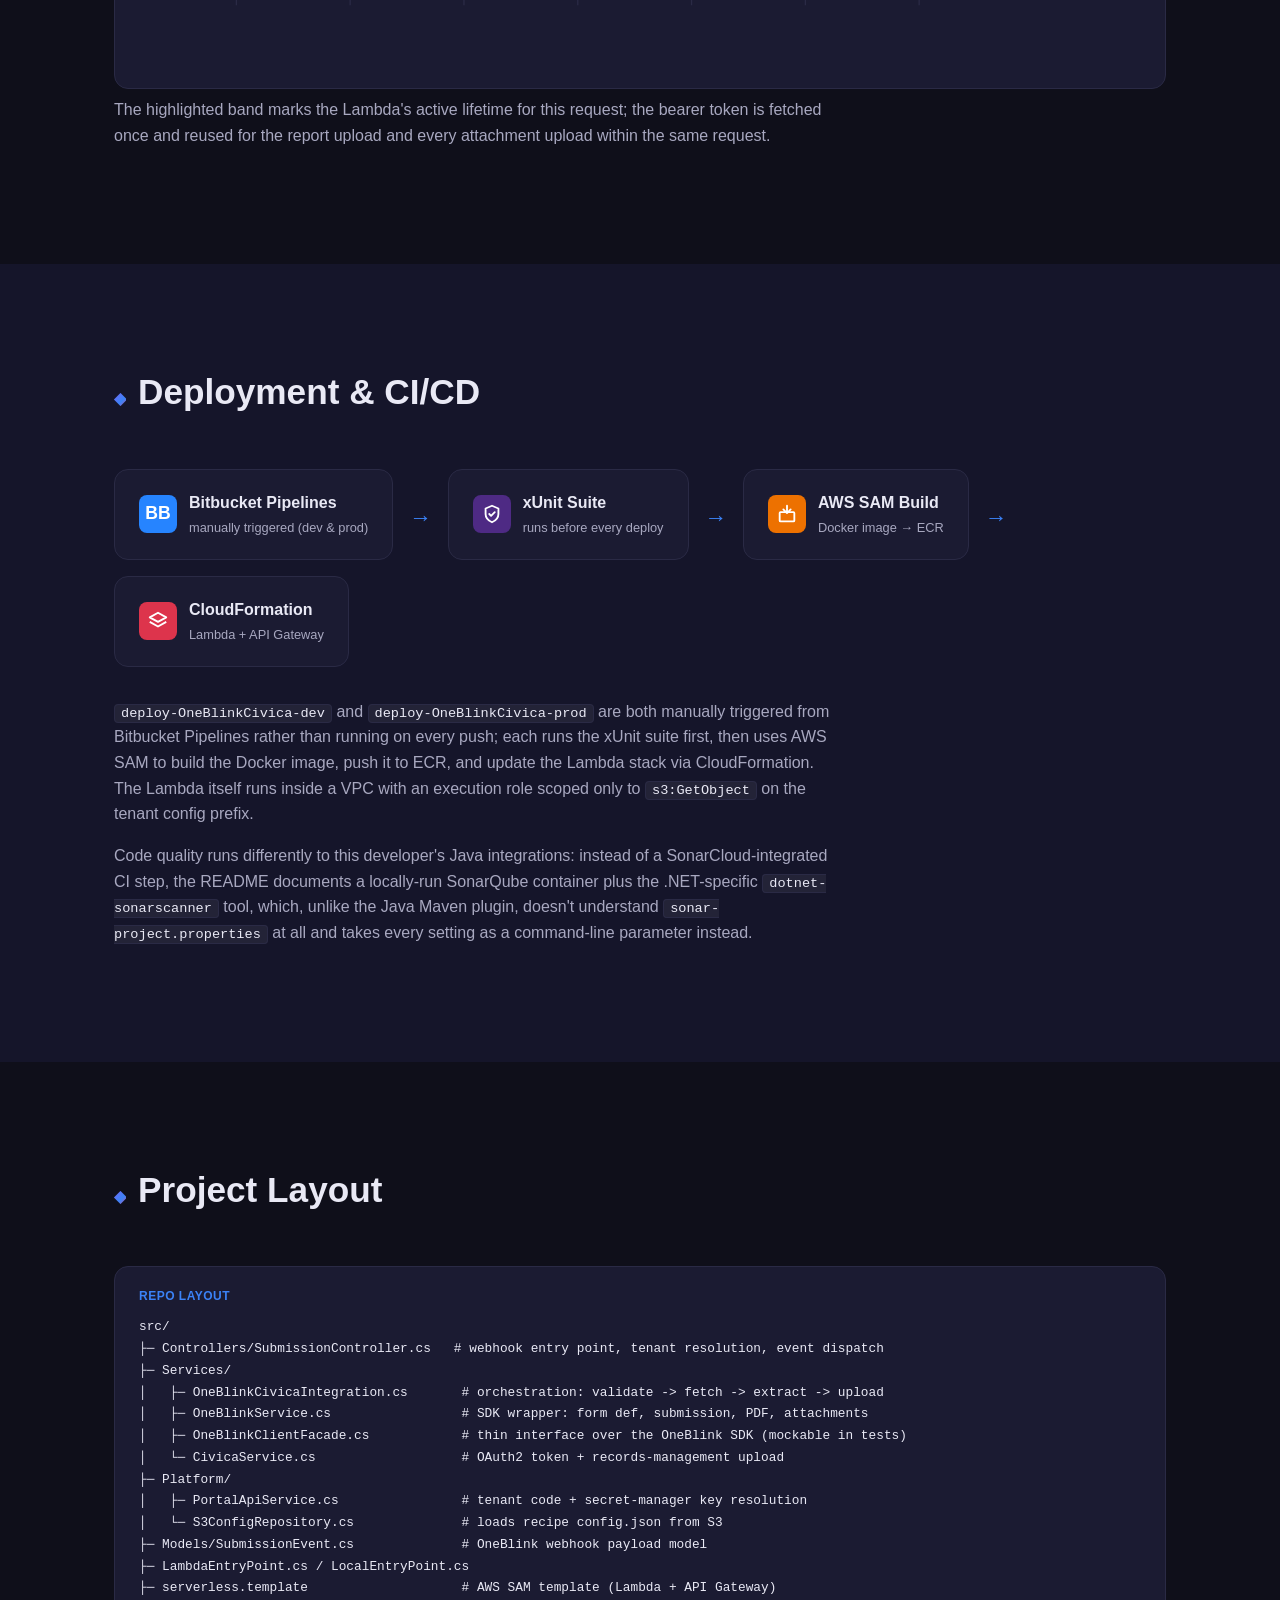
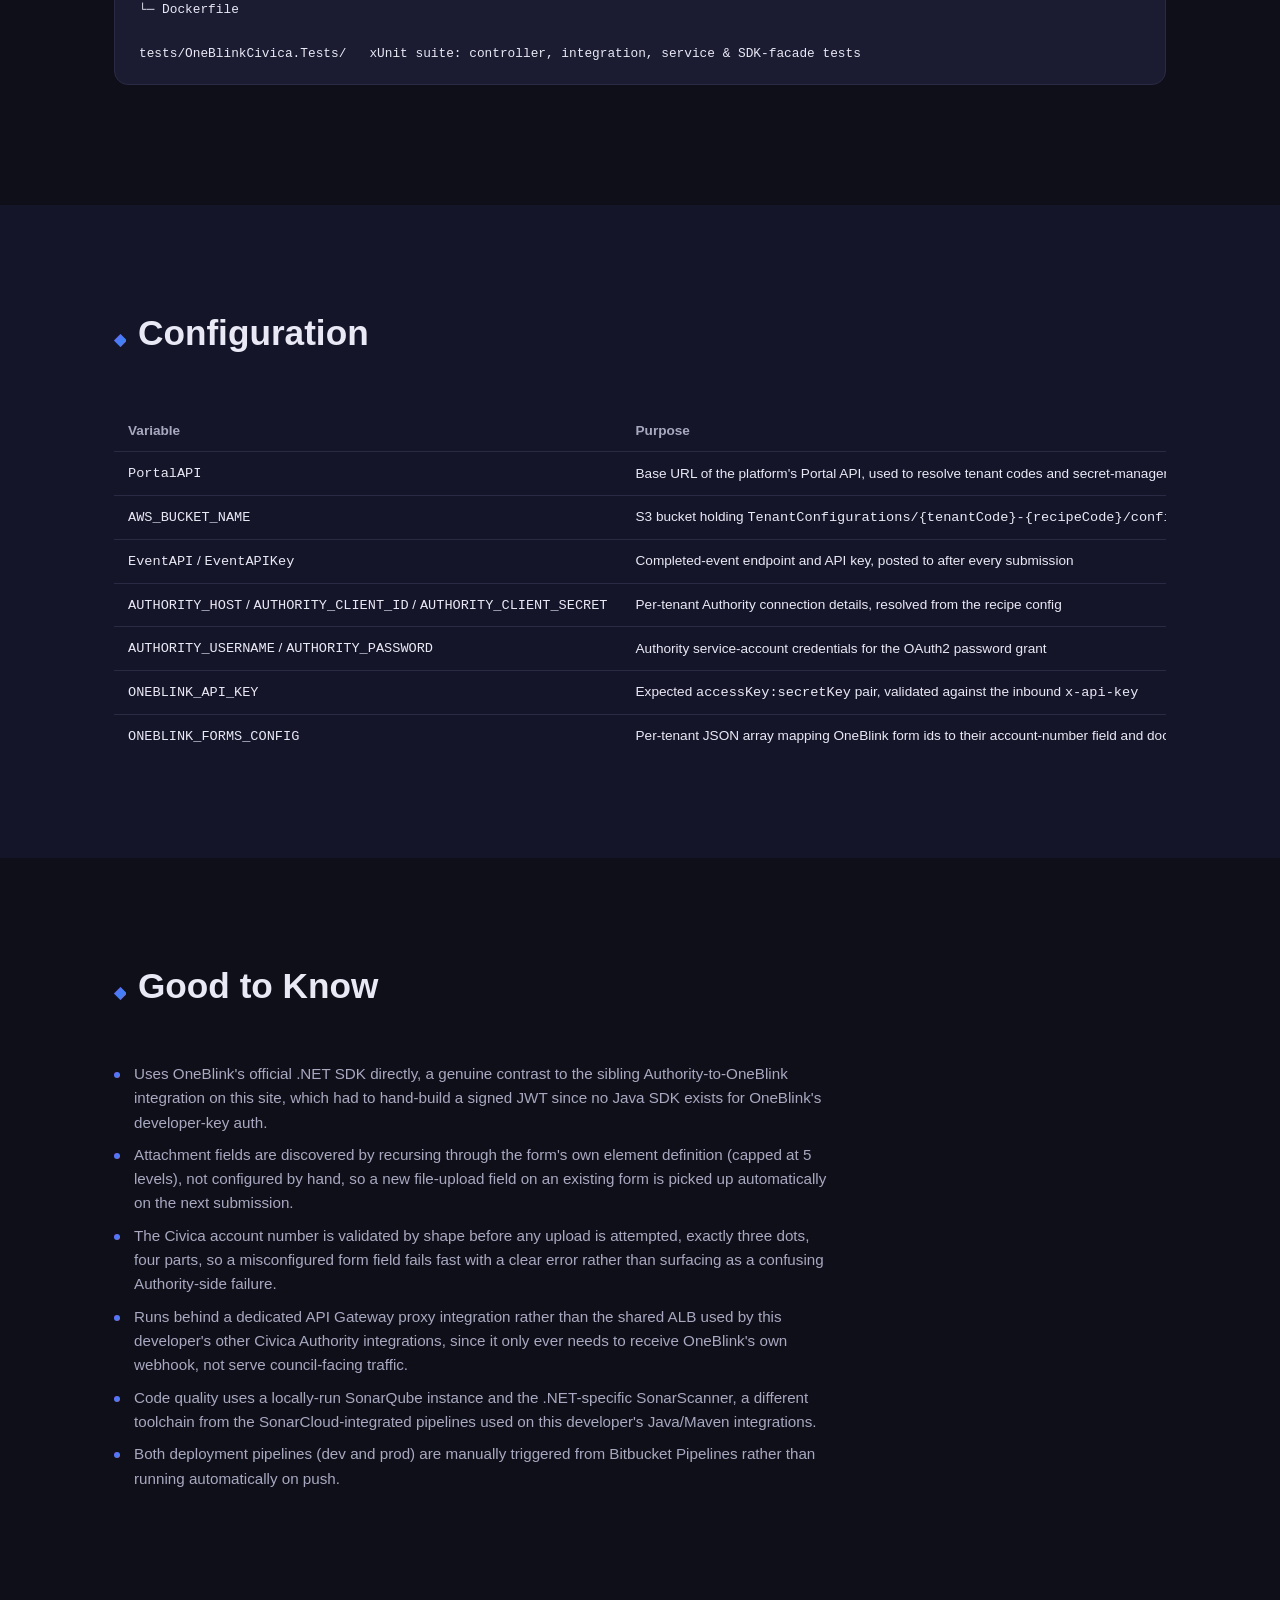
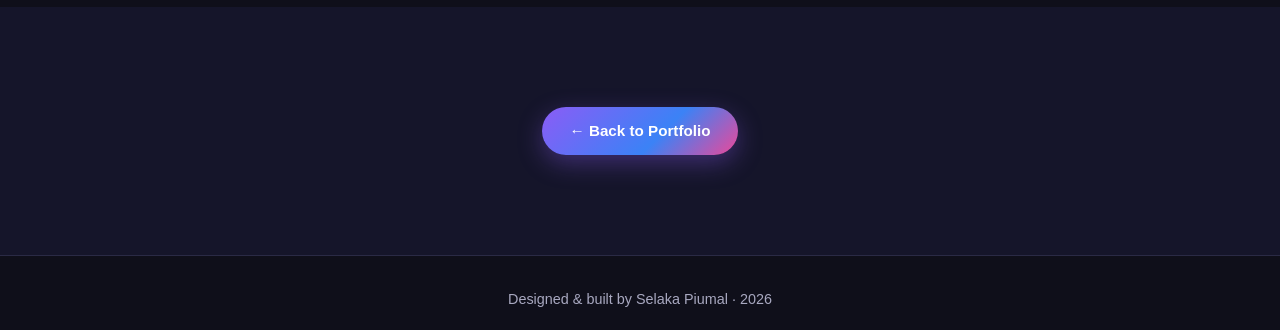
<file: projects/oneblink-civica-document-upload.html>
<!DOCTYPE html>
<html lang="en">
<head>
  <meta charset="UTF-8">
  <meta name="viewport" content="width=device-width, initial-scale=1.0">
  <title>OneBlink &rarr; Civica Authority Document Upload | Selaka Piumal</title>
  <meta name="description" content="Case study: an ASP.NET Core Lambda that receives OneBlink form-submission webhooks and files the completed report and every attachment into Civica Authority's records management, using OneBlink's official .NET SDK.">
  <link rel="stylesheet" href="../style.css">
</head>
<body>

  <header class="navbar">
    <div class="container navbar__inner">
      <a href="../index.html" class="navbar__brand">SP<span>.</span></a>
      <nav class="navbar__nav">
        <a href="../index.html#projects">&larr; Back to Portfolio</a>
      </nav>
    </div>
  </header>

  <main>
    <section class="project-hero">
      <div class="container">
        <p class="hero__eyebrow">Case Study</p>
        <h1 class="project-hero__title">OneBlink &rarr; Civica Authority Document Upload</h1>
        <p class="project-hero__subtitle">
          An ASP.NET Core service, packaged as a container-image AWS Lambda behind API
          Gateway, that receives a <strong>OneBlink</strong> form-submission webhook the
          moment a field officer taps submit, pulls the completed report PDF and every
          attachment straight out of OneBlink's own API, and files them into
          <strong>Civica Authority</strong>'s records management against the right account,
          all before the officer has driven to the next job.
        </p>
        <ul class="tag-list">
          <li>.NET 10</li><li>ASP.NET Core</li><li>AWS Lambda</li><li>Amazon API Gateway</li>
          <li>OneBlink SDK</li><li>Civica Authority</li><li>Docker</li>
          <li>Bitbucket Pipelines</li><li>SonarQube</li><li>xUnit</li>
        </ul>
      </div>
    </section>

    <section class="section">
      <div class="container">
        <h2 class="section__heading"><span>&#9670;</span> The Problem</h2>
        <p class="project-copy">
          A field officer completes a compliance or inspection form in OneBlink and hits
          submit, but that submission living inside OneBlink isn't the same as it being
          on the record: Civica Authority is the council's actual system of truth, and
          without this integration, getting the finished report and any photos out of
          OneBlink and filed against the correct Authority account is a manual job, find
          the submission, download its PDF, download each attachment, work out which
          account it belongs to, and upload each file by hand into records management.
        </p>
        <p class="project-copy">
          This is the return half of the round trip: a companion integration on this site
          already covers Authority dispatching pre-filled OneBlink jobs out to officers;
          this one covers what happens the moment an officer sends a completed form back.
        </p>
      </div>
    </section>

    <section class="section section--alt">
      <div class="container">
        <h2 class="section__heading"><span>&#9670;</span> How It Works</h2>
        <div class="process">
          <div class="process__step">
            <div class="process__marker"><span class="circle">1</span><span class="line"></span></div>
            <div class="process__content">
              <h4>Receive the Webhook</h4>
              <p>OneBlink POSTs a <code>SubmissionEvent</code> (form id, submission id, forms-app id) to <code>/oneblinkcivica/api/submission</code> with an <code>x-api-key</code> header, straight through API Gateway's proxy integration into the ASP.NET Core Lambda.</p>
            </div>
          </div>
          <div class="process__step">
            <div class="process__marker"><span class="circle">2</span><span class="line"></span></div>
            <div class="process__content">
              <h4>Resolve Tenant &amp; Validate</h4>
              <p>The request's <code>Host</code> header (<code>{tenantName}-{recipeCode}.&hellip;</code>) resolves a tenant code via the platform's Portal API, which also loads that tenant's recipe config from S3 and resolves any secret-manager-backed values. The inbound <code>x-api-key</code> is checked against the tenant's configured OneBlink key before any OneBlink or Authority call is made.</p>
            </div>
          </div>
          <div class="process__step">
            <div class="process__marker"><span class="circle">3</span><span class="line"></span></div>
            <div class="process__content">
              <h4>Map the Form</h4>
              <p>The tenant's <code>ONEBLINK_FORMS_CONFIG</code> is a JSON array mapping each OneBlink form id to which field holds the Civica account number and which external document type the upload should be filed under, looked up by this submission's form id.</p>
            </div>
          </div>
          <div class="process__step">
            <div class="process__marker"><span class="circle">4</span><span class="line"></span></div>
            <div class="process__content">
              <h4>Fetch &amp; Validate the Account</h4>
              <p>The submission data is fetched via OneBlink's own .NET SDK, the account-number field is extracted, and it's parsed and validated as a Civica formatted account number (<code>AccountType.Year.Number.Version</code>) before anything is uploaded anywhere.</p>
            </div>
          </div>
          <div class="process__step">
            <div class="process__marker"><span class="circle">5</span><span class="line"></span></div>
            <div class="process__content">
              <h4>Pull the Report &amp; Attachments</h4>
              <p>The submission PDF is fetched via OneBlink's PDF client; the form's own element definition is walked recursively to find every file-upload field, and each attachment file behind those fields is streamed down from OneBlink individually.</p>
            </div>
          </div>
          <div class="process__step">
            <div class="process__marker"><span class="circle">6</span></div>
            <div class="process__content">
              <h4>Upload &amp; Report</h4>
              <p>The report PDF, then every attachment, is POSTed to Civica Authority's records-management attachments endpoint against the resolved account, authenticated with a single bearer token cached for the request. The outcome, success or failure, is sent to the platform's completed-event endpoint, tagged with the OneBlink submission id and the Authority account.</p>
            </div>
          </div>
        </div>
      </div>
    </section>

    <section class="section">
      <div class="container">
        <h2 class="section__heading"><span>&#9670;</span> Architecture</h2>
        <div class="arch-diagram">
          <div class="arch-box arch-box--icon">
            <span class="arch-icon arch-icon--reporting" aria-hidden="true">OB</span>
            <div class="arch-box__label">OneBlink Webhook<br><small>form submitted</small></div>
          </div>
          <div class="arch-arrow">&rarr;</div>
          <div class="arch-box arch-box--icon">
            <span class="arch-icon arch-icon--management" aria-hidden="true">API</span>
            <div class="arch-box__label">Amazon API Gateway<br><small>proxy integration</small></div>
          </div>
          <div class="arch-arrow">&rarr;</div>
          <div class="arch-box arch-box--icon">
            <span class="arch-icon arch-icon--compute" aria-hidden="true">&lambda;</span>
            <div class="arch-box__label">AWS Lambda<br><small>ASP.NET Core, container image, in-VPC</small></div>
          </div>
        </div>

        <div class="arch-diagram" style="margin-top:20px;">
          <div class="arch-box">Every Submission</div>
          <div class="arch-arrow">&rarr;</div>
          <div class="arch-branches">
            <div class="arch-box arch-box--small arch-box--icon">
              <span class="arch-icon arch-icon--reporting" aria-hidden="true">OB</span>
              <div class="arch-box__label">OneBlink SDK<br><small>form def, submission data, PDF, attachments</small></div>
            </div>
            <div class="arch-box arch-box--small">Civica Authority<br><small>OAuth2 token + records-management upload</small></div>
            <div class="arch-box arch-box--small arch-box--icon">
              <span class="arch-icon arch-icon--storage" aria-hidden="true">
                <svg viewBox="0 0 24 24" fill="none" stroke="currentColor" stroke-width="2" stroke-linecap="round" stroke-linejoin="round"><path d="M6 4h12l-1.5 16h-9L6 4z"/><path d="M4 4h16"/></svg>
              </span>
              <div class="arch-box__label">Amazon S3<br><small>tenant recipe config</small></div>
            </div>
            <div class="arch-box arch-box--small">Portal API<br><small>tenant code + secret resolution</small></div>
            <div class="arch-box arch-box--small">Completed-Event Webhook</div>
          </div>
        </div>

        <p class="project-copy">
          Unlike the shared Application Load Balancer this developer's other Civica
          Authority integrations run behind, this service only ever needs to receive
          OneBlink's own outbound webhook, not serve council-facing traffic, so it sits
          behind a dedicated API Gateway with a single Lambda proxy integration instead.
        </p>
      </div>
    </section>

    <section class="section section--alt">
      <div class="container">
        <h2 class="section__heading"><span>&#9670;</span> Official SDK vs. Hand-Rolled</h2>
        <p class="project-copy">
          This project sits right next to its sibling on this site, the Authority-to-OneBlink
          job/prefill integration, but the two ecosystems handle OneBlink's developer-key
          authentication very differently. OneBlink ships official SDKs for JavaScript and
          .NET only.
        </p>
        <div class="portal-table-wrap">
          <table class="portal-table">
            <thead>
              <tr><th></th><th>This integration (.NET)</th><th>Sibling integration (Java)</th></tr>
            </thead>
            <tbody>
              <tr><td>OneBlink client</td><td>Official <code>OneBlink.SDK</code> package (<code>FormsClient</code>, <code>PdfClient</code>)</td><td>No SDK available: hand-built HTTP calls</td></tr>
              <tr><td>Auth token</td><td>Handled internally by the SDK</td><td>Signed JWT constructed by hand, mirroring the .NET SDK's own claim shape</td></tr>
              <tr><td>Form definition parsing</td><td><code>dynamic</code> deserialization via the SDK's own models</td><td>Manual JSON walking of Authority's own response shapes</td></tr>
            </tbody>
          </table>
        </div>
        <p class="project-copy">
          Using the real SDK here means authentication, retry semantics, and response
          typing are OneBlink's own responsibility rather than this developer's; the trade-off
          shows up in <code>OneBlinkClientFacade</code> instead, an interface wrapping every
          SDK call so it can be mocked in tests without a live OneBlink environment, since
          the SDK's own client classes aren't designed to be swapped out for a test double.
        </p>
      </div>
    </section>

    <section class="section">
      <div class="container">
        <h2 class="section__heading"><span>&#9670;</span> Attachment Discovery</h2>
        <p class="project-copy">
          OneBlink forms are trees, pages contain sections, sections contain elements, and
          a file-upload field can be nested arbitrarily deep. Rather than requiring every
          tenant to hand-list which fields hold attachments, <code>OneBlinkService</code>
          walks the form's own element definition recursively, capped at five levels deep,
          collecting the name of every element whose type is <code>"files"</code>:
        </p>
        <div class="code-block">
          <span class="code-block__label">app/Services/OneBlinkService.cs</span>
          <pre>void CollectFileFieldNames(dynamic elements, List&lt;string&gt; fieldNames, int depth)
{
    if (depth &gt; 5) return;

    foreach (var element in elements)
    {
        if (element.type == "files")
            fieldNames.Add(element.name);

        if (element.elements != null &amp;&amp; element.elements.Count &gt; 0)
            CollectFileFieldNames(element.elements, fieldNames, depth + 1);
    }
}</pre>
        </div>
        <p class="project-copy">
          Those field names are then looked up against the actual submission data to pull
          out every attachment's id and filename, so adding a new photo-upload field to an
          existing form is picked up automatically on the next submission, no config change
          required on this side at all.
        </p>
      </div>
    </section>

    <section class="section section--alt">
      <div class="container">
        <h2 class="section__heading"><span>&#9670;</span> Form &rarr; Account Mapping</h2>
        <p class="project-copy">
          Every tenant's <code>ONEBLINK_FORMS_CONFIG</code> is a small JSON array, one
          entry per OneBlink form this integration should handle:
        </p>
        <div class="code-block">
          <span class="code-block__label">ONEBLINK_FORMS_CONFIG (per tenant)</span>
          <pre>[
  {
    "FormId": 1234,
    "UNIDFieldName": "unid_fa",
    "AttachmentType": "ATTACH_CC"
  }
]</pre>
        </div>
        <p class="project-copy">
          <code>UNIDFieldName</code> names the form field whose value is the Civica
          formatted account number for this submission; <code>AttachmentType</code> is the
          external document type code every upload for that form is filed under. The
          account number itself is validated by shape, exactly three dots, four parts,
          <code>AccountType.Year.Number.Version</code>, before any upload is attempted, so a
          misconfigured form field fails fast with a clear message instead of a confusing
          upstream Authority error.
        </p>
      </div>
    </section>

    <section class="section">
      <div class="container">
        <h2 class="section__heading"><span>&#9670;</span> Sequence: A Submission Becomes a Filed Document</h2>
        <div class="sequence-diagram-wrap">
          <svg viewBox="0 0 1136 500" role="img" aria-label="Sequence diagram of a OneBlink submission being filed into Civica Authority" class="sequence-diagram__svg">
            <defs>
              <marker id="seqObcArrow" viewBox="0 0 10 10" refX="8" refY="5" markerWidth="7" markerHeight="7" orient="auto-start-reverse">
                <path d="M0,0 L10,5 L0,10 z" fill="var(--accent-2)"></path>
              </marker>
              <marker id="seqObcArrowMuted" viewBox="0 0 10 10" refX="8" refY="5" markerWidth="7" markerHeight="7" orient="auto-start-reverse">
                <path d="M0,0 L10,5 L0,10 z" fill="var(--text-muted)"></path>
              </marker>
            </defs>
            <rect x="620" y="64" width="12" height="356" fill="var(--accent-1)" opacity="0.18" rx="3"></rect>
            <line x1="114" y1="58" x2="114" y2="430" stroke="var(--card-border)" stroke-width="1.5"></line>
            <line x1="242" y1="58" x2="242" y2="430" stroke="var(--card-border)" stroke-width="1.5"></line>
            <line x1="370" y1="58" x2="370" y2="430" stroke="var(--card-border)" stroke-width="1.5"></line>
            <line x1="498" y1="58" x2="498" y2="430" stroke="var(--card-border)" stroke-width="1.5"></line>
            <line x1="626" y1="58" x2="626" y2="430" stroke="var(--card-border)" stroke-width="1.5"></line>
            <line x1="754" y1="58" x2="754" y2="430" stroke="var(--card-border)" stroke-width="1.5"></line>
            <line x1="882" y1="58" x2="882" y2="430" stroke="var(--card-border)" stroke-width="1.5"></line>
            <rect x="58" y="6" width="112" height="44" rx="8" fill="var(--card-bg)" stroke="var(--card-border)"></rect>
            <text x="114" y="33" text-anchor="middle" font-size="12.5" font-weight="700" fill="var(--text)">OneBlink</text>
            <rect x="186" y="6" width="112" height="44" rx="8" fill="var(--card-bg)" stroke="var(--card-border)"></rect>
            <text x="242" y="33" text-anchor="middle" font-size="12.5" font-weight="700" fill="var(--text)">API Gateway</text>
            <rect x="314" y="6" width="112" height="44" rx="8" fill="var(--card-bg)" stroke="var(--card-border)"></rect>
            <text x="370" y="33" text-anchor="middle" font-size="12.5" font-weight="700" fill="var(--text)">Lambda</text>
            <rect x="442" y="6" width="112" height="44" rx="8" fill="var(--card-bg)" stroke="var(--card-border)"></rect>
            <text x="498" y="33" text-anchor="middle" font-size="12.5" font-weight="700" fill="var(--text)">Portal API</text>
            <rect x="570" y="6" width="112" height="44" rx="8" fill="var(--card-bg)" stroke="var(--card-border)"></rect>
            <text x="626" y="33" text-anchor="middle" font-size="12.5" font-weight="700" fill="var(--text)">Amazon S3</text>
            <rect x="698" y="6" width="112" height="44" rx="8" fill="var(--card-bg)" stroke="var(--card-border)"></rect>
            <text x="754" y="33" text-anchor="middle" font-size="12.5" font-weight="700" fill="var(--text)">Authority</text>
            <rect x="826" y="6" width="112" height="44" rx="8" fill="var(--card-bg)" stroke="var(--card-border)"></rect>
            <text x="882" y="33" text-anchor="middle" font-size="12.5" font-weight="700" fill="var(--text)">Webhook</text>

            <line x1="114" y1="70" x2="242" y2="70" stroke="var(--accent-2)" stroke-width="1.6" marker-end="url(#seqObcArrow)"></line>
            <text x="178" y="63" text-anchor="middle" font-size="10.5" fill="var(--text-muted)">POST submission event</text>

            <line x1="242" y1="110" x2="370" y2="110" stroke="var(--accent-2)" stroke-width="1.6" marker-end="url(#seqObcArrow)"></line>
            <text x="306" y="103" text-anchor="middle" font-size="10.5" fill="var(--text-muted)">proxy integration</text>

            <line x1="370" y1="150" x2="498" y2="150" stroke="var(--accent-2)" stroke-width="1.6" marker-end="url(#seqObcArrow)"></line>
            <text x="434" y="143" text-anchor="middle" font-size="10.5" fill="var(--text-muted)">resolve tenant code + secret keys</text>

            <line x1="370" y1="190" x2="626" y2="190" stroke="var(--accent-2)" stroke-width="1.6" marker-end="url(#seqObcArrow)"></line>
            <text x="498" y="183" text-anchor="middle" font-size="10.5" fill="var(--text-muted)">GetObject(recipe config.json)</text>

            <line x1="370" y1="230" x2="114" y2="230" stroke="var(--accent-2)" stroke-width="1.6" marker-end="url(#seqObcArrow)"></line>
            <text x="242" y="223" text-anchor="middle" font-size="10.5" fill="var(--text-muted)">SDK: form def, submission, PDF, attachments</text>

            <line x1="370" y1="270" x2="754" y2="270" stroke="var(--accent-2)" stroke-width="1.6" marker-end="url(#seqObcArrow)"></line>
            <text x="562" y="263" text-anchor="middle" font-size="10.5" fill="var(--text-muted)">POST token (password grant)</text>

            <line x1="370" y1="310" x2="754" y2="310" stroke="var(--accent-2)" stroke-width="1.6" marker-end="url(#seqObcArrow)"></line>
            <text x="562" y="303" text-anchor="middle" font-size="10.5" fill="var(--text-muted)">POST recordmanagement/attachments (report, then each file)</text>

            <line x1="370" y1="350" x2="882" y2="350" stroke="var(--accent-2)" stroke-width="1.6" marker-end="url(#seqObcArrow)"></line>
            <text x="626" y="343" text-anchor="middle" font-size="10.5" fill="var(--text-muted)">POST IntegrationCompletedEvent</text>

            <line x1="370" y1="390" x2="242" y2="390" stroke="var(--text-muted)" stroke-width="1.6" stroke-dasharray="5 4" marker-end="url(#seqObcArrowMuted)"></line>
            <text x="306" y="383" text-anchor="middle" font-size="11" fill="var(--text-muted)">200 OK</text>
          </svg>
        </div>
        <p class="project-copy" style="margin-top:-12px;">
          The highlighted band marks the Lambda's active lifetime for this request; the
          bearer token is fetched once and reused for the report upload and every
          attachment upload within the same request.
        </p>
      </div>
    </section>

    <section class="section section--alt">
      <div class="container">
        <h2 class="section__heading"><span>&#9670;</span> Deployment &amp; CI/CD</h2>
        <div class="arch-diagram">
          <div class="arch-box arch-box--icon">
            <span class="arch-icon arch-icon--devtools" aria-hidden="true">BB</span>
            <div class="arch-box__label">Bitbucket Pipelines<br><small>manually triggered (dev &amp; prod)</small></div>
          </div>
          <div class="arch-arrow">&rarr;</div>
          <div class="arch-box arch-box--icon">
            <span class="arch-icon arch-icon--quality" aria-hidden="true">
              <svg viewBox="0 0 24 24" fill="none" stroke="currentColor" stroke-width="2" stroke-linecap="round" stroke-linejoin="round"><path d="M12 3l7 3v6c0 5-3.5 7.5-7 9-3.5-1.5-7-4-7-9V6l7-3z"/><path d="M9 12l2 2 4-4"/></svg>
            </span>
            <div class="arch-box__label">xUnit Suite<br><small>runs before every deploy</small></div>
          </div>
          <div class="arch-arrow">&rarr;</div>
          <div class="arch-box arch-box--icon">
            <span class="arch-icon arch-icon--containers" aria-hidden="true">
              <svg viewBox="0 0 24 24" fill="none" stroke="currentColor" stroke-width="2" stroke-linecap="round" stroke-linejoin="round"><rect x="4" y="10" width="16" height="10" rx="1"/><path d="M12 3v8M8 7l4 4 4-4"/></svg>
            </span>
            <div class="arch-box__label">AWS SAM Build<br><small>Docker image &rarr; ECR</small></div>
          </div>
          <div class="arch-arrow">&rarr;</div>
          <div class="arch-box arch-box--icon">
            <span class="arch-icon arch-icon--management" aria-hidden="true">
              <svg viewBox="0 0 24 24" fill="none" stroke="currentColor" stroke-width="2" stroke-linejoin="round"><path d="M12 3l9 5-9 5-9-5 9-5z"/><path d="M3 13l9 5 9-5"/></svg>
            </span>
            <div class="arch-box__label">CloudFormation<br><small>Lambda + API Gateway</small></div>
          </div>
        </div>
        <p class="project-copy">
          <code>deploy-OneBlinkCivica-dev</code> and <code>deploy-OneBlinkCivica-prod</code>
          are both manually triggered from Bitbucket Pipelines rather than running on every
          push; each runs the xUnit suite first, then uses AWS SAM to build the Docker
          image, push it to ECR, and update the Lambda stack via CloudFormation. The Lambda
          itself runs inside a VPC with an execution role scoped only to
          <code>s3:GetObject</code> on the tenant config prefix.
        </p>
        <p class="project-copy">
          Code quality runs differently to this developer's Java integrations: instead of a
          SonarCloud-integrated CI step, the README documents a locally-run SonarQube
          container plus the .NET-specific <code>dotnet-sonarscanner</code> tool, which,
          unlike the Java Maven plugin, doesn't understand
          <code>sonar-project.properties</code> at all and takes every setting as a
          command-line parameter instead.
        </p>
      </div>
    </section>

    <section class="section">
      <div class="container">
        <h2 class="section__heading"><span>&#9670;</span> Project Layout</h2>
        <div class="code-block">
          <span class="code-block__label">repo layout</span>
          <pre>src/
&#9500;&#9472; Controllers/SubmissionController.cs   # webhook entry point, tenant resolution, event dispatch
&#9500;&#9472; Services/
&#9474;   &#9500;&#9472; OneBlinkCivicaIntegration.cs       # orchestration: validate -&gt; fetch -&gt; extract -&gt; upload
&#9474;   &#9500;&#9472; OneBlinkService.cs                 # SDK wrapper: form def, submission, PDF, attachments
&#9474;   &#9500;&#9472; OneBlinkClientFacade.cs            # thin interface over the OneBlink SDK (mockable in tests)
&#9474;   &#9492;&#9472; CivicaService.cs                   # OAuth2 token + records-management upload
&#9500;&#9472; Platform/
&#9474;   &#9500;&#9472; PortalApiService.cs                # tenant code + secret-manager key resolution
&#9474;   &#9492;&#9472; S3ConfigRepository.cs              # loads recipe config.json from S3
&#9500;&#9472; Models/SubmissionEvent.cs              # OneBlink webhook payload model
&#9500;&#9472; LambdaEntryPoint.cs / LocalEntryPoint.cs
&#9500;&#9472; serverless.template                    # AWS SAM template (Lambda + API Gateway)
&#9492;&#9472; Dockerfile

tests/OneBlinkCivica.Tests/   xUnit suite: controller, integration, service &amp; SDK-facade tests</pre>
        </div>
      </div>
    </section>

    <section class="section section--alt">
      <div class="container">
        <h2 class="section__heading"><span>&#9670;</span> Configuration</h2>
        <div class="portal-table-wrap">
          <table class="portal-table">
            <thead>
              <tr><th>Variable</th><th>Purpose</th></tr>
            </thead>
            <tbody>
              <tr><td><code>PortalAPI</code></td><td>Base URL of the platform's Portal API, used to resolve tenant codes and secret-manager keys</td></tr>
              <tr><td><code>AWS_BUCKET_NAME</code></td><td>S3 bucket holding <code>TenantConfigurations/{tenantCode}-{recipeCode}/config.json</code></td></tr>
              <tr><td><code>EventAPI</code> / <code>EventAPIKey</code></td><td>Completed-event endpoint and API key, posted to after every submission</td></tr>
              <tr><td><code>AUTHORITY_HOST</code> / <code>AUTHORITY_CLIENT_ID</code> / <code>AUTHORITY_CLIENT_SECRET</code></td><td>Per-tenant Authority connection details, resolved from the recipe config</td></tr>
              <tr><td><code>AUTHORITY_USERNAME</code> / <code>AUTHORITY_PASSWORD</code></td><td>Authority service-account credentials for the OAuth2 password grant</td></tr>
              <tr><td><code>ONEBLINK_API_KEY</code></td><td>Expected <code>accessKey:secretKey</code> pair, validated against the inbound <code>x-api-key</code></td></tr>
              <tr><td><code>ONEBLINK_FORMS_CONFIG</code></td><td>Per-tenant JSON array mapping OneBlink form ids to their account-number field and document type</td></tr>
            </tbody>
          </table>
        </div>
      </div>
    </section>

    <section class="section">
      <div class="container">
        <h2 class="section__heading"><span>&#9670;</span> Good to Know</h2>
        <ul class="timeline__bullets project-copy">
          <li>Uses OneBlink's official .NET SDK directly, a genuine contrast to the sibling Authority-to-OneBlink integration on this site, which had to hand-build a signed JWT since no Java SDK exists for OneBlink's developer-key auth.</li>
          <li>Attachment fields are discovered by recursing through the form's own element definition (capped at 5 levels), not configured by hand, so a new file-upload field on an existing form is picked up automatically on the next submission.</li>
          <li>The Civica account number is validated by shape before any upload is attempted, exactly three dots, four parts, so a misconfigured form field fails fast with a clear error rather than surfacing as a confusing Authority-side failure.</li>
          <li>Runs behind a dedicated API Gateway proxy integration rather than the shared ALB used by this developer's other Civica Authority integrations, since it only ever needs to receive OneBlink's own webhook, not serve council-facing traffic.</li>
          <li>Code quality uses a locally-run SonarQube instance and the .NET-specific SonarScanner, a different toolchain from the SonarCloud-integrated pipelines used on this developer's Java/Maven integrations.</li>
          <li>Both deployment pipelines (dev and prod) are manually triggered from Bitbucket Pipelines rather than running automatically on push.</li>
        </ul>
      </div>
    </section>

    <section class="section section--contact">
      <div class="container contact__inner">
        <a href="../index.html#projects" class="btn btn--primary btn--back">&larr; Back to Portfolio</a>
      </div>
    </section>
  </main>

  <footer class="footer">
    <div class="container">
      <p>Designed &amp; built by Selaka Piumal &middot; <span id="year"></span></p>
    </div>
  </footer>

  <script src="../script.js"></script>
</body>
</html>
</file>
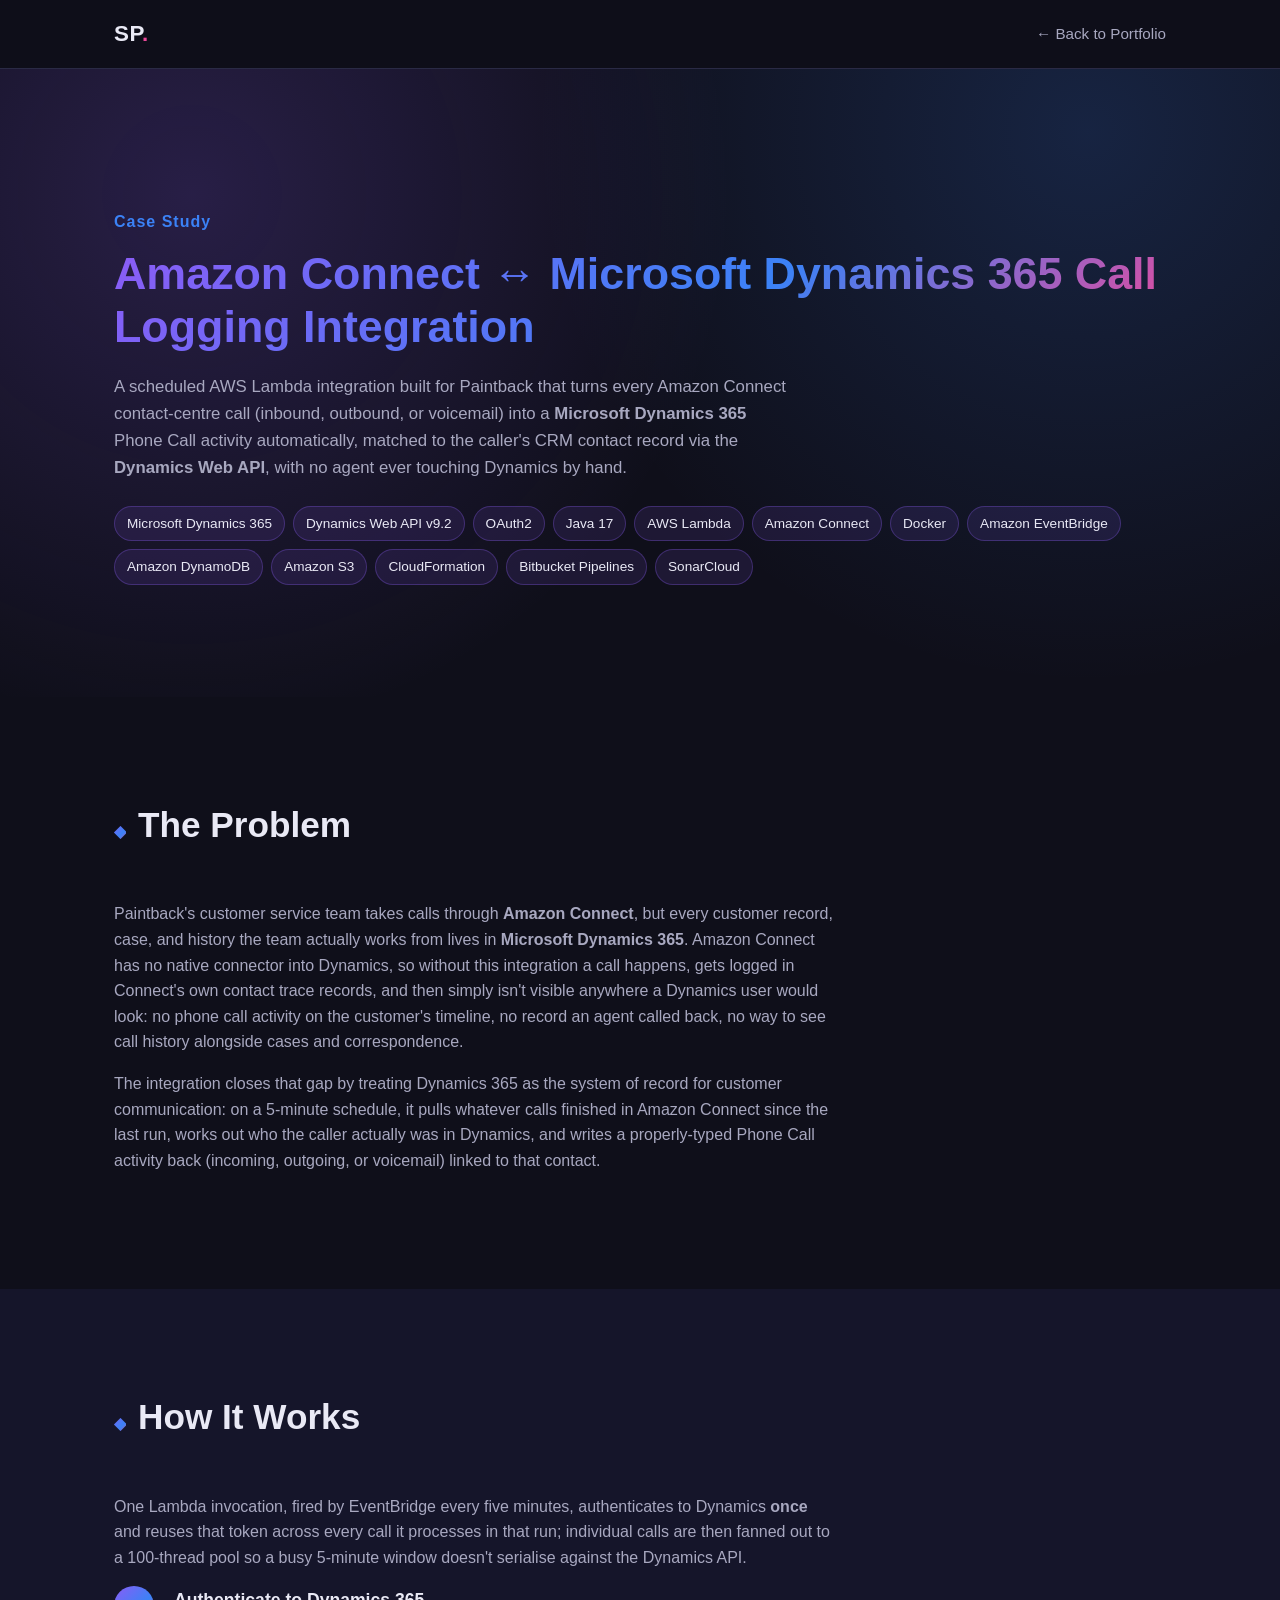
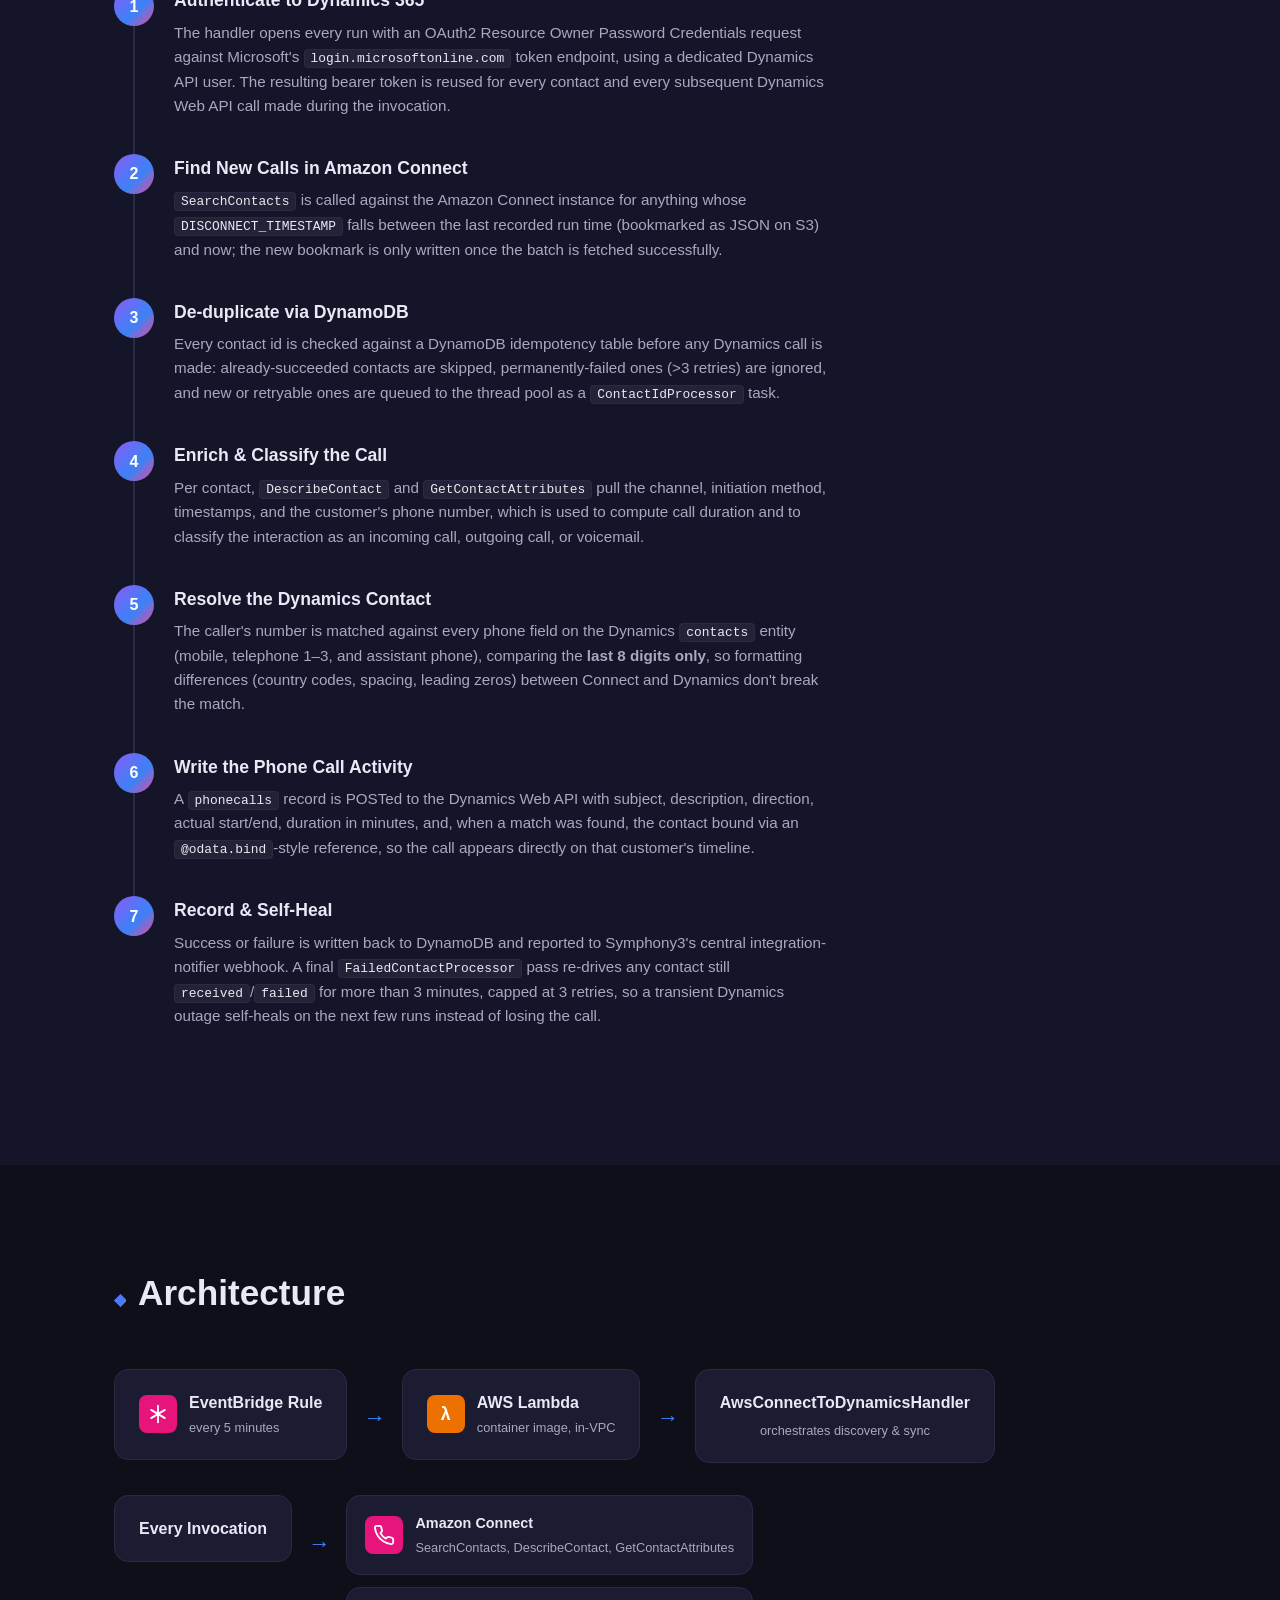
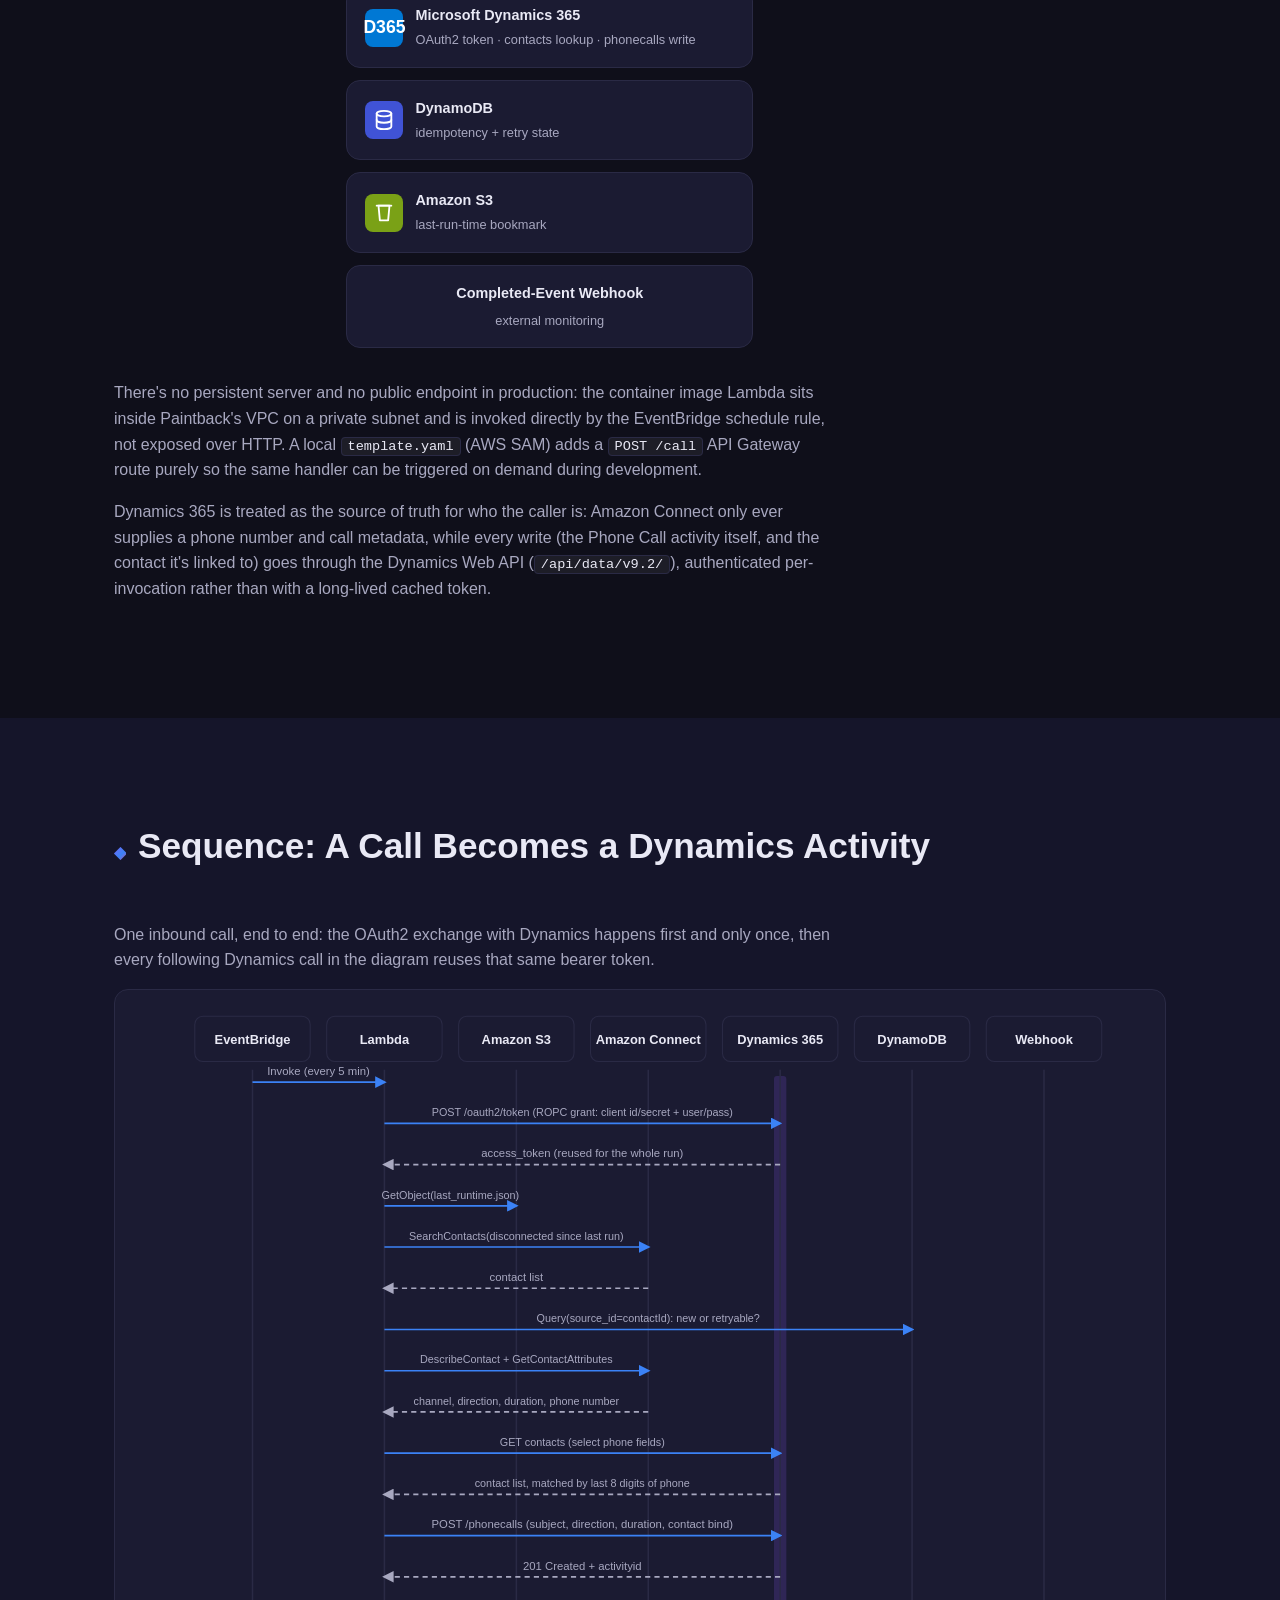
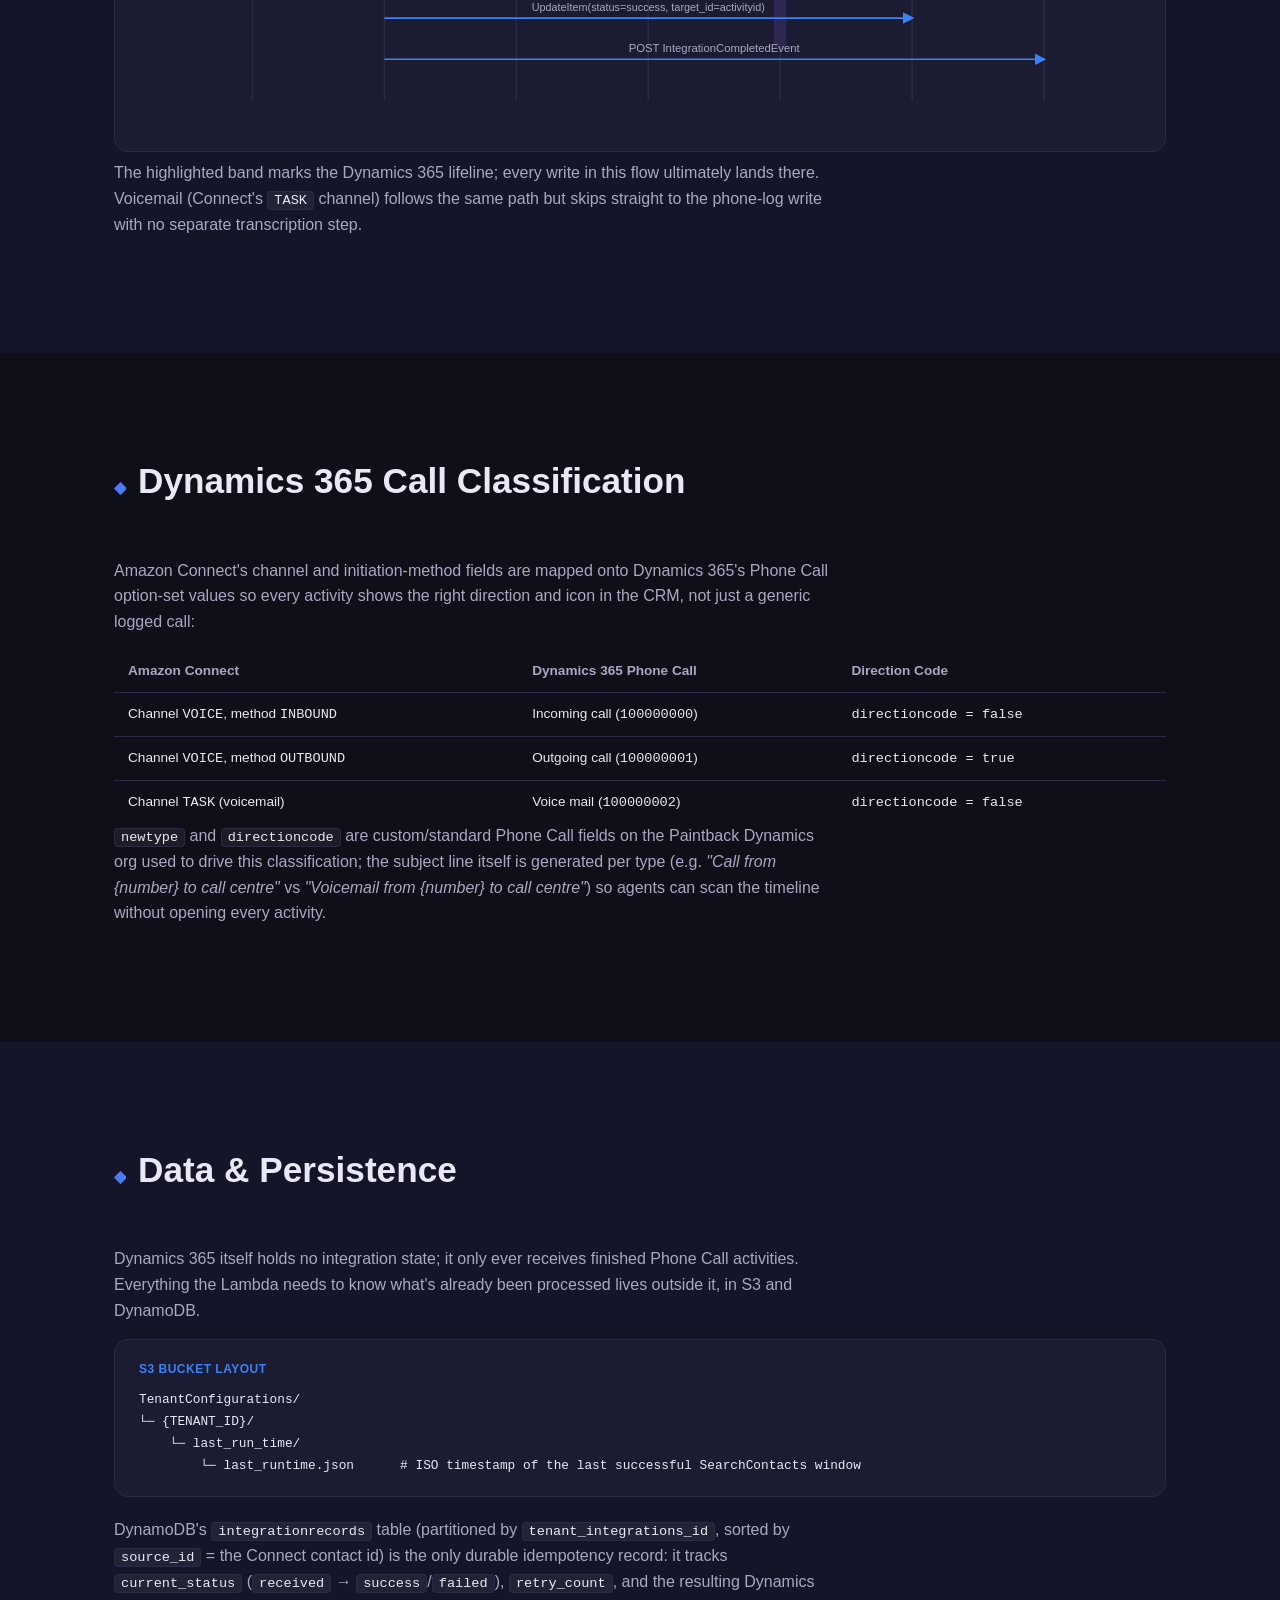
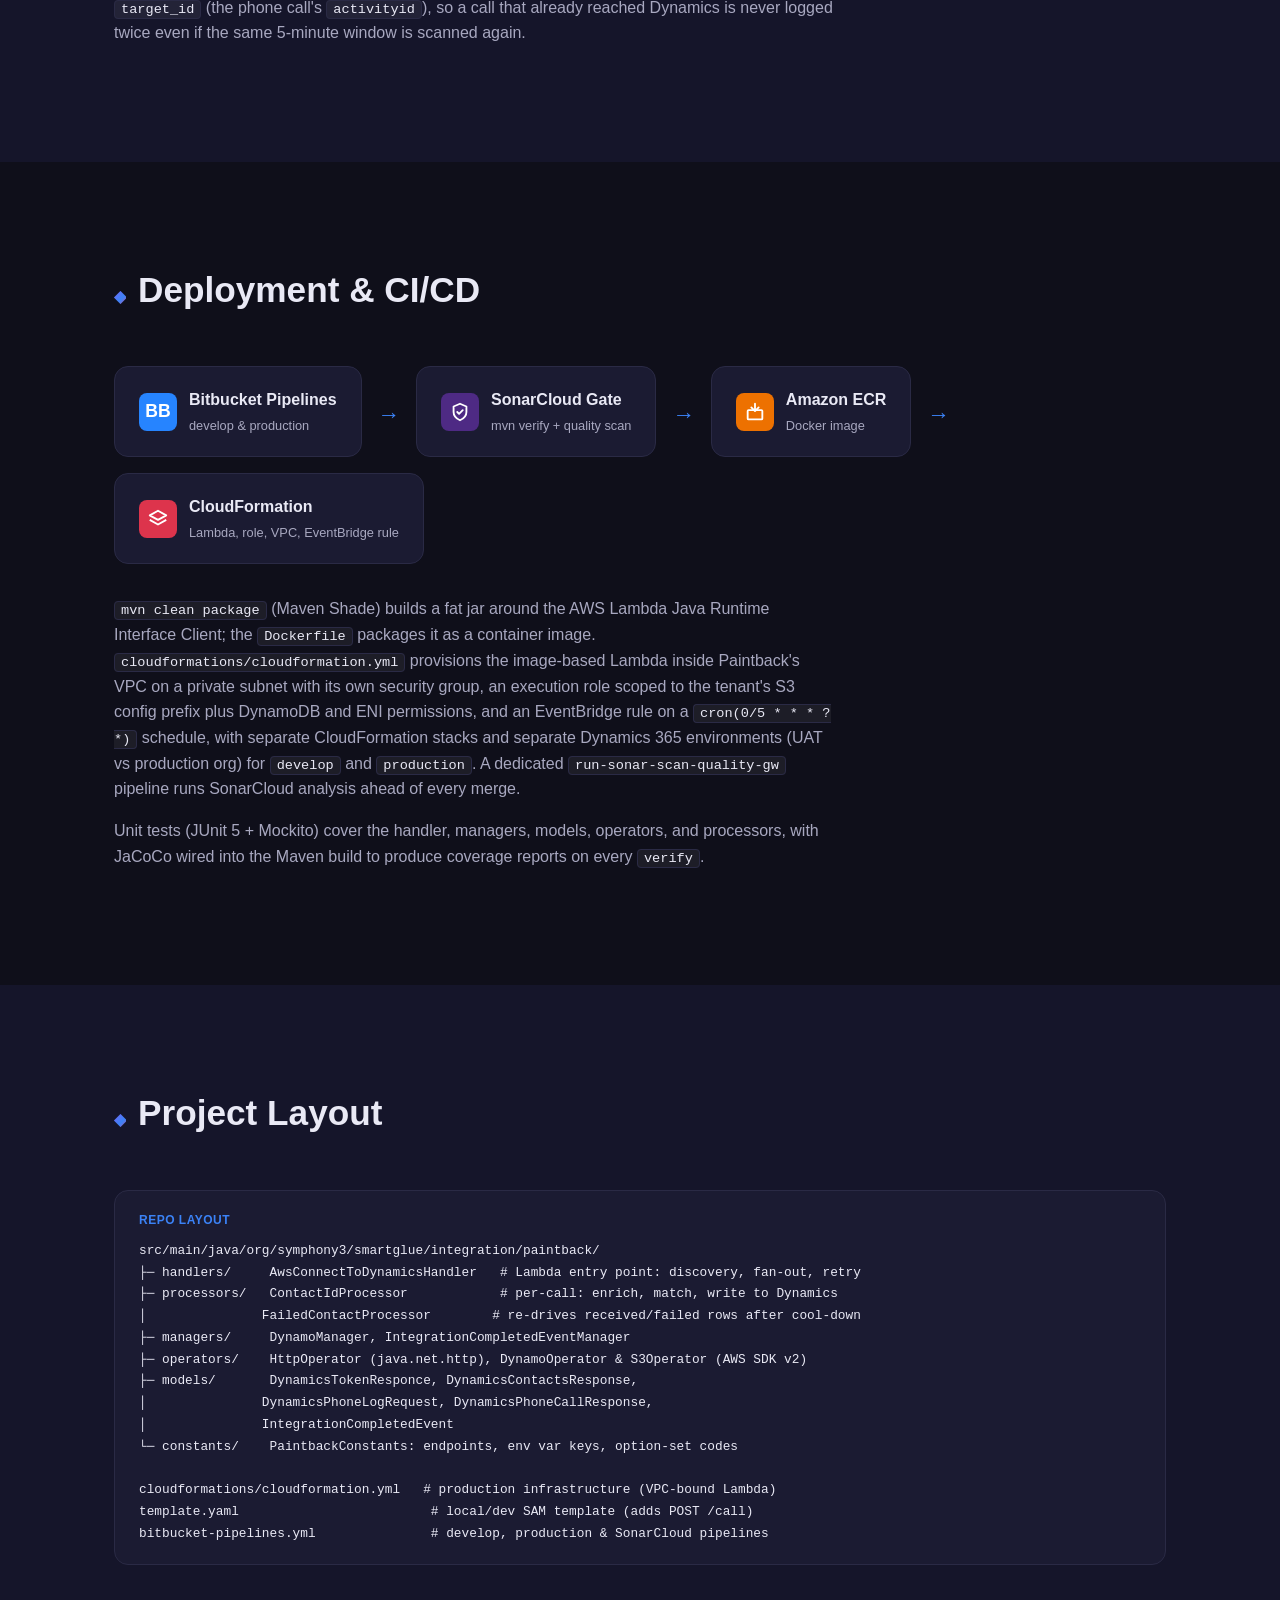
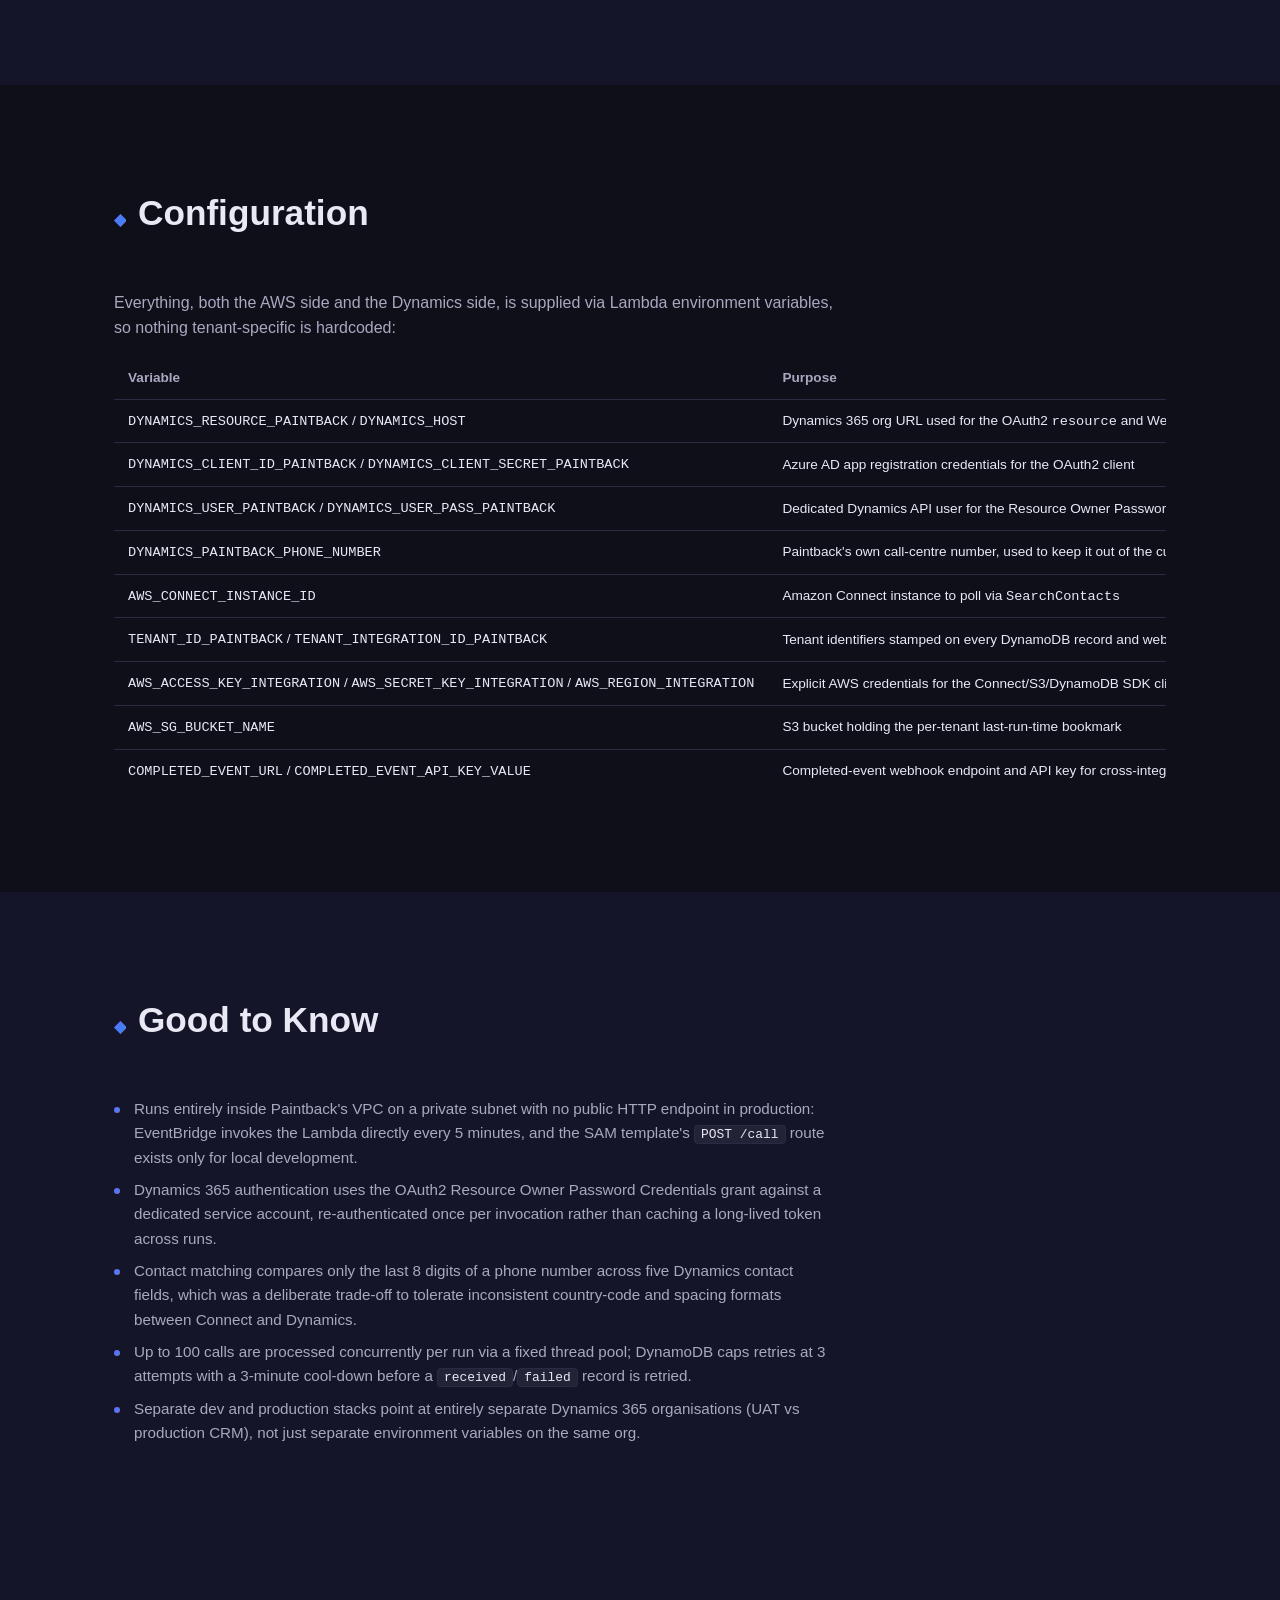
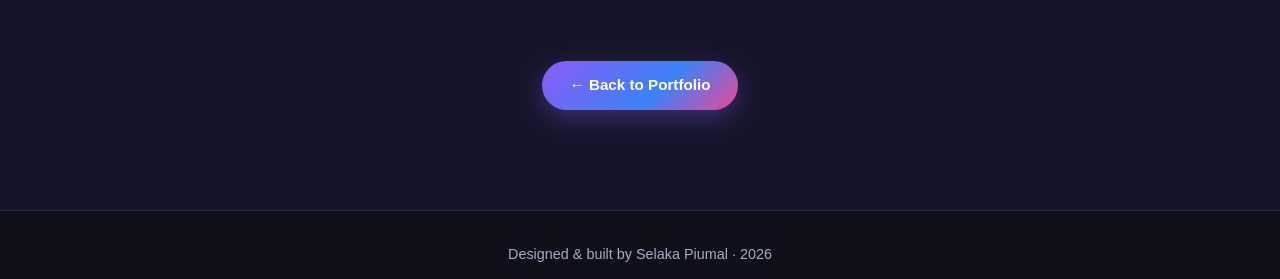
<file: projects/paintback-connect-dynamics.html>
<!DOCTYPE html>
<html lang="en">
<head>
  <meta charset="UTF-8">
  <meta name="viewport" content="width=device-width, initial-scale=1.0">
  <title>Amazon Connect &harr; Microsoft Dynamics 365 Call Logging Integration | Selaka Piumal</title>
  <meta name="description" content="Case study: a scheduled AWS Lambda integration that logs every Amazon Connect contact-centre call into Microsoft Dynamics 365 as a matched Phone Call activity, with OAuth2 auth, contact resolution, and DynamoDB-backed idempotency.">
  <link rel="stylesheet" href="../style.css">
</head>
<body>

  <header class="navbar">
    <div class="container navbar__inner">
      <a href="../index.html" class="navbar__brand">SP<span>.</span></a>
      <nav class="navbar__nav">
        <a href="../index.html#projects">&larr; Back to Portfolio</a>
      </nav>
    </div>
  </header>

  <main>
    <section class="project-hero">
      <div class="container">
        <p class="hero__eyebrow">Case Study</p>
        <h1 class="project-hero__title">Amazon Connect &harr; Microsoft Dynamics 365 Call Logging Integration</h1>
        <p class="project-hero__subtitle">
          A scheduled AWS Lambda integration built for Paintback that turns every Amazon
          Connect contact-centre call (inbound, outbound, or voicemail) into a
          <strong>Microsoft Dynamics 365</strong> Phone Call activity automatically, matched
          to the caller's CRM contact record via the <strong>Dynamics Web API</strong>, with
          no agent ever touching Dynamics by hand.
        </p>
        <ul class="tag-list">
          <li>Microsoft Dynamics 365</li><li>Dynamics Web API v9.2</li><li>OAuth2</li>
          <li>Java 17</li><li>AWS Lambda</li><li>Amazon Connect</li><li>Docker</li>
          <li>Amazon EventBridge</li><li>Amazon DynamoDB</li><li>Amazon S3</li>
          <li>CloudFormation</li><li>Bitbucket Pipelines</li><li>SonarCloud</li>
        </ul>
      </div>
    </section>

    <section class="section">
      <div class="container">
        <h2 class="section__heading"><span>&#9670;</span> The Problem</h2>
        <p class="project-copy">
          Paintback's customer service team takes calls through <strong>Amazon Connect</strong>,
          but every customer record, case, and history the team actually works from lives in
          <strong>Microsoft Dynamics 365</strong>. Amazon Connect has no native connector into
          Dynamics, so without this integration a call happens, gets logged in Connect's own
          contact trace records, and then simply isn't visible anywhere a Dynamics user would
          look: no phone call activity on the customer's timeline, no record an agent
          called back, no way to see call history alongside cases and correspondence.
        </p>
        <p class="project-copy">
          The integration closes that gap by treating Dynamics 365 as the system of record for
          customer communication: on a 5-minute schedule, it pulls whatever calls finished in
          Amazon Connect since the last run, works out who the caller actually was in Dynamics,
          and writes a properly-typed Phone Call activity back (incoming, outgoing, or
          voicemail) linked to that contact.
        </p>
      </div>
    </section>

    <section class="section section--alt">
      <div class="container">
        <h2 class="section__heading"><span>&#9670;</span> How It Works</h2>
        <p class="project-copy">
          One Lambda invocation, fired by EventBridge every five minutes, authenticates to
          Dynamics <strong>once</strong> and reuses that token across every call it processes in
          that run; individual calls are then fanned out to a 100-thread pool so a busy
          5-minute window doesn't serialise against the Dynamics API.
        </p>
        <div class="process">
          <div class="process__step">
            <div class="process__marker"><span class="circle">1</span><span class="line"></span></div>
            <div class="process__content">
              <h4>Authenticate to Dynamics 365</h4>
              <p>The handler opens every run with an OAuth2 Resource Owner Password Credentials request against Microsoft's <code>login.microsoftonline.com</code> token endpoint, using a dedicated Dynamics API user. The resulting bearer token is reused for every contact and every subsequent Dynamics Web API call made during the invocation.</p>
            </div>
          </div>
          <div class="process__step">
            <div class="process__marker"><span class="circle">2</span><span class="line"></span></div>
            <div class="process__content">
              <h4>Find New Calls in Amazon Connect</h4>
              <p><code>SearchContacts</code> is called against the Amazon Connect instance for anything whose <code>DISCONNECT_TIMESTAMP</code> falls between the last recorded run time (bookmarked as JSON on S3) and now; the new bookmark is only written once the batch is fetched successfully.</p>
            </div>
          </div>
          <div class="process__step">
            <div class="process__marker"><span class="circle">3</span><span class="line"></span></div>
            <div class="process__content">
              <h4>De-duplicate via DynamoDB</h4>
              <p>Every contact id is checked against a DynamoDB idempotency table before any Dynamics call is made: already-succeeded contacts are skipped, permanently-failed ones (&gt;3 retries) are ignored, and new or retryable ones are queued to the thread pool as a <code>ContactIdProcessor</code> task.</p>
            </div>
          </div>
          <div class="process__step">
            <div class="process__marker"><span class="circle">4</span><span class="line"></span></div>
            <div class="process__content">
              <h4>Enrich &amp; Classify the Call</h4>
              <p>Per contact, <code>DescribeContact</code> and <code>GetContactAttributes</code> pull the channel, initiation method, timestamps, and the customer's phone number, which is used to compute call duration and to classify the interaction as an incoming call, outgoing call, or voicemail.</p>
            </div>
          </div>
          <div class="process__step">
            <div class="process__marker"><span class="circle">5</span><span class="line"></span></div>
            <div class="process__content">
              <h4>Resolve the Dynamics Contact</h4>
              <p>The caller's number is matched against every phone field on the Dynamics <code>contacts</code> entity (mobile, telephone 1&ndash;3, and assistant phone), comparing the <strong>last 8 digits only</strong>, so formatting differences (country codes, spacing, leading zeros) between Connect and Dynamics don't break the match.</p>
            </div>
          </div>
          <div class="process__step">
            <div class="process__marker"><span class="circle">6</span><span class="line"></span></div>
            <div class="process__content">
              <h4>Write the Phone Call Activity</h4>
              <p>A <code>phonecalls</code> record is POSTed to the Dynamics Web API with subject, description, direction, actual start/end, duration in minutes, and, when a match was found, the contact bound via an <code>@odata.bind</code>-style reference, so the call appears directly on that customer's timeline.</p>
            </div>
          </div>
          <div class="process__step">
            <div class="process__marker"><span class="circle">7</span></div>
            <div class="process__content">
              <h4>Record &amp; Self-Heal</h4>
              <p>Success or failure is written back to DynamoDB and reported to Symphony3's central integration-notifier webhook. A final <code>FailedContactProcessor</code> pass re-drives any contact still <code>received</code>/<code>failed</code> for more than 3 minutes, capped at 3 retries, so a transient Dynamics outage self-heals on the next few runs instead of losing the call.</p>
            </div>
          </div>
        </div>
      </div>
    </section>

    <section class="section">
      <div class="container">
        <h2 class="section__heading"><span>&#9670;</span> Architecture</h2>
        <div class="arch-diagram">
          <div class="arch-box arch-box--icon">
            <span class="arch-icon arch-icon--integration" aria-hidden="true">
              <svg viewBox="0 0 24 24" fill="none" stroke="currentColor" stroke-width="2" stroke-linecap="round"><path d="M12 3v18M4.5 7.5l15 9M19.5 7.5l-15 9"/></svg>
            </span>
            <div class="arch-box__label">EventBridge Rule<br><small>every 5 minutes</small></div>
          </div>
          <div class="arch-arrow">&rarr;</div>
          <div class="arch-box arch-box--icon">
            <span class="arch-icon arch-icon--compute" aria-hidden="true">&lambda;</span>
            <div class="arch-box__label">AWS Lambda<br><small>container image, in-VPC</small></div>
          </div>
          <div class="arch-arrow">&rarr;</div>
          <div class="arch-box">AwsConnectToDynamicsHandler<br><small>orchestrates discovery &amp; sync</small></div>
        </div>

        <div class="arch-diagram" style="margin-top:20px;">
          <div class="arch-box">Every Invocation</div>
          <div class="arch-arrow">&rarr;</div>
          <div class="arch-branches">
            <div class="arch-box arch-box--small arch-box--icon">
              <span class="arch-icon arch-icon--telephony" aria-hidden="true">
                <svg viewBox="0 0 24 24" fill="none" stroke="currentColor" stroke-width="2" stroke-linecap="round" stroke-linejoin="round"><path d="M22 16.92v3a2 2 0 0 1-2.18 2 19.79 19.79 0 0 1-8.63-3.07 19.5 19.5 0 0 1-6-6 19.79 19.79 0 0 1-3.07-8.67A2 2 0 0 1 4.11 2h3a2 2 0 0 1 2 1.72c.13.96.36 1.9.68 2.81a2 2 0 0 1-.45 2.11L8.09 9.91a16 16 0 0 0 6 6l1.27-1.27a2 2 0 0 1 2.11-.45c.91.32 1.85.55 2.81.68A2 2 0 0 1 22 16.92z"/></svg>
              </span>
              <div class="arch-box__label">Amazon Connect<br><small>SearchContacts, DescribeContact, GetContactAttributes</small></div>
            </div>
            <div class="arch-box arch-box--small arch-box--icon">
              <span class="arch-icon arch-icon--dynamics" aria-hidden="true">D365</span>
              <div class="arch-box__label">Microsoft Dynamics 365<br><small>OAuth2 token &middot; contacts lookup &middot; phonecalls write</small></div>
            </div>
            <div class="arch-box arch-box--small arch-box--icon">
              <span class="arch-icon arch-icon--database" aria-hidden="true">
                <svg viewBox="0 0 24 24" fill="none" stroke="currentColor" stroke-width="2" stroke-linecap="round" stroke-linejoin="round"><ellipse cx="12" cy="5" rx="8" ry="3"/><path d="M4 5v14c0 1.7 3.6 3 8 3s8-1.3 8-3V5"/><path d="M4 12c0 1.7 3.6 3 8 3s8-1.3 8-3"/></svg>
              </span>
              <div class="arch-box__label">DynamoDB<br><small>idempotency + retry state</small></div>
            </div>
            <div class="arch-box arch-box--small arch-box--icon">
              <span class="arch-icon arch-icon--storage" aria-hidden="true">
                <svg viewBox="0 0 24 24" fill="none" stroke="currentColor" stroke-width="2" stroke-linecap="round" stroke-linejoin="round"><path d="M6 4h12l-1.5 16h-9L6 4z"/><path d="M4 4h16"/></svg>
              </span>
              <div class="arch-box__label">Amazon S3<br><small>last-run-time bookmark</small></div>
            </div>
            <div class="arch-box arch-box--small">Completed-Event Webhook<br><small>external monitoring</small></div>
          </div>
        </div>

        <p class="project-copy">
          There's no persistent server and no public endpoint in production: the container
          image Lambda sits inside Paintback's VPC on a private subnet and is invoked directly by
          the EventBridge schedule rule, not exposed over HTTP. A local <code>template.yaml</code>
          (AWS SAM) adds a <code>POST /call</code> API Gateway route purely so the same handler
          can be triggered on demand during development.
        </p>
        <p class="project-copy">
          Dynamics 365 is treated as the source of truth for who the caller is: Amazon Connect
          only ever supplies a phone number and call metadata, while every write (the Phone
          Call activity itself, and the contact it's linked to) goes through the Dynamics
          Web API (<code>/api/data/v9.2/</code>), authenticated per-invocation rather than with a
          long-lived cached token.
        </p>
      </div>
    </section>

    <section class="section section--alt">
      <div class="container">
        <h2 class="section__heading"><span>&#9670;</span> Sequence: A Call Becomes a Dynamics Activity</h2>
        <p class="project-copy">
          One inbound call, end to end: the OAuth2 exchange with Dynamics happens first and only
          once, then every following Dynamics call in the diagram reuses that same bearer token.
        </p>
        <div class="sequence-diagram-wrap">
          <svg viewBox="0 0 980 700" role="img" aria-label="Sequence diagram of the Amazon Connect to Microsoft Dynamics 365 call logging flow" class="sequence-diagram__svg">
            <defs>
              <marker id="seqPbArrow" viewBox="0 0 10 10" refX="8" refY="5" markerWidth="7" markerHeight="7" orient="auto-start-reverse">
                <path d="M0,0 L10,5 L0,10 z" fill="var(--accent-2)"></path>
              </marker>
              <marker id="seqPbArrowMuted" viewBox="0 0 10 10" refX="8" refY="5" markerWidth="7" markerHeight="7" orient="auto-start-reverse">
                <path d="M0,0 L10,5 L0,10 z" fill="var(--text-muted)"></path>
              </marker>
            </defs>
            <rect x="620" y="64" width="12" height="556" fill="var(--accent-1)" opacity="0.18" rx="3"></rect>
            <line x1="114" y1="58" x2="114" y2="670" stroke="var(--card-border)" stroke-width="1.5"></line>
            <line x1="242" y1="58" x2="242" y2="670" stroke="var(--card-border)" stroke-width="1.5"></line>
            <line x1="370" y1="58" x2="370" y2="670" stroke="var(--card-border)" stroke-width="1.5"></line>
            <line x1="498" y1="58" x2="498" y2="670" stroke="var(--card-border)" stroke-width="1.5"></line>
            <line x1="626" y1="58" x2="626" y2="670" stroke="var(--card-border)" stroke-width="1.5"></line>
            <line x1="754" y1="58" x2="754" y2="670" stroke="var(--card-border)" stroke-width="1.5"></line>
            <line x1="882" y1="58" x2="882" y2="670" stroke="var(--card-border)" stroke-width="1.5"></line>
            <rect x="58" y="6" width="112" height="44" rx="8" fill="var(--card-bg)" stroke="var(--card-border)"></rect>
            <text x="114" y="33" text-anchor="middle" font-size="12.5" font-weight="700" fill="var(--text)">EventBridge</text>
            <rect x="186" y="6" width="112" height="44" rx="8" fill="var(--card-bg)" stroke="var(--card-border)"></rect>
            <text x="242" y="33" text-anchor="middle" font-size="12.5" font-weight="700" fill="var(--text)">Lambda</text>
            <rect x="314" y="6" width="112" height="44" rx="8" fill="var(--card-bg)" stroke="var(--card-border)"></rect>
            <text x="370" y="33" text-anchor="middle" font-size="12.5" font-weight="700" fill="var(--text)">Amazon S3</text>
            <rect x="442" y="6" width="112" height="44" rx="8" fill="var(--card-bg)" stroke="var(--card-border)"></rect>
            <text x="498" y="33" text-anchor="middle" font-size="12.5" font-weight="700" fill="var(--text)">Amazon Connect</text>
            <rect x="570" y="6" width="112" height="44" rx="8" fill="var(--card-bg)" stroke="var(--card-border)"></rect>
            <text x="626" y="33" text-anchor="middle" font-size="12.5" font-weight="700" fill="var(--text)">Dynamics 365</text>
            <rect x="698" y="6" width="112" height="44" rx="8" fill="var(--card-bg)" stroke="var(--card-border)"></rect>
            <text x="754" y="33" text-anchor="middle" font-size="12.5" font-weight="700" fill="var(--text)">DynamoDB</text>
            <rect x="826" y="6" width="112" height="44" rx="8" fill="var(--card-bg)" stroke="var(--card-border)"></rect>
            <text x="882" y="33" text-anchor="middle" font-size="12.5" font-weight="700" fill="var(--text)">Webhook</text>

            <line x1="114" y1="70" x2="242" y2="70" stroke="var(--accent-2)" stroke-width="1.6" marker-end="url(#seqPbArrow)"></line>
            <text x="178" y="63" text-anchor="middle" font-size="11" fill="var(--text-muted)">Invoke (every 5 min)</text>

            <line x1="242" y1="110" x2="626" y2="110" stroke="var(--accent-2)" stroke-width="1.6" marker-end="url(#seqPbArrow)"></line>
            <text x="434" y="103" text-anchor="middle" font-size="10.5" fill="var(--text-muted)">POST /oauth2/token (ROPC grant: client id/secret + user/pass)</text>
            <line x1="626" y1="150" x2="242" y2="150" stroke="var(--text-muted)" stroke-width="1.6" stroke-dasharray="5 4" marker-end="url(#seqPbArrowMuted)"></line>
            <text x="434" y="143" text-anchor="middle" font-size="11" fill="var(--text-muted)">access_token (reused for the whole run)</text>

            <line x1="242" y1="190" x2="370" y2="190" stroke="var(--accent-2)" stroke-width="1.6" marker-end="url(#seqPbArrow)"></line>
            <text x="306" y="183" text-anchor="middle" font-size="10.5" fill="var(--text-muted)">GetObject(last_runtime.json)</text>

            <line x1="242" y1="230" x2="498" y2="230" stroke="var(--accent-2)" stroke-width="1.6" marker-end="url(#seqPbArrow)"></line>
            <text x="370" y="223" text-anchor="middle" font-size="10.5" fill="var(--text-muted)">SearchContacts(disconnected since last run)</text>
            <line x1="498" y1="270" x2="242" y2="270" stroke="var(--text-muted)" stroke-width="1.6" stroke-dasharray="5 4" marker-end="url(#seqPbArrowMuted)"></line>
            <text x="370" y="263" text-anchor="middle" font-size="11" fill="var(--text-muted)">contact list</text>

            <line x1="242" y1="310" x2="754" y2="310" stroke="var(--accent-2)" stroke-width="1.6" marker-end="url(#seqPbArrow)"></line>
            <text x="498" y="303" text-anchor="middle" font-size="10.5" fill="var(--text-muted)">Query(source_id=contactId): new or retryable?</text>

            <line x1="242" y1="350" x2="498" y2="350" stroke="var(--accent-2)" stroke-width="1.6" marker-end="url(#seqPbArrow)"></line>
            <text x="370" y="343" text-anchor="middle" font-size="10.5" fill="var(--text-muted)">DescribeContact + GetContactAttributes</text>
            <line x1="498" y1="390" x2="242" y2="390" stroke="var(--text-muted)" stroke-width="1.6" stroke-dasharray="5 4" marker-end="url(#seqPbArrowMuted)"></line>
            <text x="370" y="383" text-anchor="middle" font-size="10.5" fill="var(--text-muted)">channel, direction, duration, phone number</text>

            <line x1="242" y1="430" x2="626" y2="430" stroke="var(--accent-2)" stroke-width="1.6" marker-end="url(#seqPbArrow)"></line>
            <text x="434" y="423" text-anchor="middle" font-size="10.5" fill="var(--text-muted)">GET contacts (select phone fields)</text>
            <line x1="626" y1="470" x2="242" y2="470" stroke="var(--text-muted)" stroke-width="1.6" stroke-dasharray="5 4" marker-end="url(#seqPbArrowMuted)"></line>
            <text x="434" y="463" text-anchor="middle" font-size="10.5" fill="var(--text-muted)">contact list, matched by last 8 digits of phone</text>

            <line x1="242" y1="510" x2="626" y2="510" stroke="var(--accent-2)" stroke-width="1.6" marker-end="url(#seqPbArrow)"></line>
            <text x="434" y="503" text-anchor="middle" font-size="11" fill="var(--text-muted)">POST /phonecalls (subject, direction, duration, contact bind)</text>
            <line x1="626" y1="550" x2="242" y2="550" stroke="var(--text-muted)" stroke-width="1.6" stroke-dasharray="5 4" marker-end="url(#seqPbArrowMuted)"></line>
            <text x="434" y="543" text-anchor="middle" font-size="11" fill="var(--text-muted)">201 Created + activityid</text>

            <line x1="242" y1="590" x2="754" y2="590" stroke="var(--accent-2)" stroke-width="1.6" marker-end="url(#seqPbArrow)"></line>
            <text x="498" y="583" text-anchor="middle" font-size="10.5" fill="var(--text-muted)">UpdateItem(status=success, target_id=activityid)</text>

            <line x1="242" y1="630" x2="882" y2="630" stroke="var(--accent-2)" stroke-width="1.6" marker-end="url(#seqPbArrow)"></line>
            <text x="562" y="623" text-anchor="middle" font-size="11" fill="var(--text-muted)">POST IntegrationCompletedEvent</text>
          </svg>
        </div>
        <p class="project-copy" style="margin-top:-12px;">
          The highlighted band marks the Dynamics 365 lifeline; every write in this flow
          ultimately lands there. Voicemail (Connect's <code>TASK</code> channel) follows the same
          path but skips straight to the phone-log write with no separate transcription step.
        </p>
      </div>
    </section>

    <section class="section">
      <div class="container">
        <h2 class="section__heading"><span>&#9670;</span> Dynamics 365 Call Classification</h2>
        <p class="project-copy">
          Amazon Connect's channel and initiation-method fields are mapped onto Dynamics 365's
          Phone Call option-set values so every activity shows the right direction and icon in
          the CRM, not just a generic logged call:
        </p>
        <div class="portal-table-wrap">
          <table class="portal-table">
            <thead>
              <tr><th>Amazon Connect</th><th>Dynamics 365 Phone Call</th><th>Direction Code</th></tr>
            </thead>
            <tbody>
              <tr><td>Channel <code>VOICE</code>, method <code>INBOUND</code></td><td>Incoming call (<code>100000000</code>)</td><td><code>directioncode = false</code></td></tr>
              <tr><td>Channel <code>VOICE</code>, method <code>OUTBOUND</code></td><td>Outgoing call (<code>100000001</code>)</td><td><code>directioncode = true</code></td></tr>
              <tr><td>Channel <code>TASK</code> (voicemail)</td><td>Voice mail (<code>100000002</code>)</td><td><code>directioncode = false</code></td></tr>
            </tbody>
          </table>
        </div>
        <p class="project-copy">
          <code>newtype</code> and <code>directioncode</code> are custom/standard Phone Call
          fields on the Paintback Dynamics org used to drive this classification; the subject
          line itself is generated per type (e.g. <em>"Call from {number} to call centre"</em> vs
          <em>"Voicemail from {number} to call centre"</em>) so agents can scan the timeline
          without opening every activity.
        </p>
      </div>
    </section>

    <section class="section section--alt">
      <div class="container">
        <h2 class="section__heading"><span>&#9670;</span> Data &amp; Persistence</h2>
        <p class="project-copy">
          Dynamics 365 itself holds no integration state; it only ever receives finished
          Phone Call activities. Everything the Lambda needs to know what's already been
          processed lives outside it, in S3 and DynamoDB.
        </p>
        <div class="code-block">
          <span class="code-block__label">S3 bucket layout</span>
          <pre>TenantConfigurations/
&#9492;&#9472; {TENANT_ID}/
    &#9492;&#9472; last_run_time/
        &#9492;&#9472; last_runtime.json      # ISO timestamp of the last successful SearchContacts window</pre>
        </div>
        <p class="project-copy">
          DynamoDB's <code>integrationrecords</code> table (partitioned by
          <code>tenant_integrations_id</code>, sorted by <code>source_id</code> = the Connect
          contact id) is the only durable idempotency record: it tracks <code>current_status</code>
          (<code>received</code> &rarr; <code>success</code>/<code>failed</code>),
          <code>retry_count</code>, and the resulting Dynamics <code>target_id</code> (the phone
          call's <code>activityid</code>), so a call that already reached Dynamics is never
          logged twice even if the same 5-minute window is scanned again.
        </p>
      </div>
    </section>

    <section class="section">
      <div class="container">
        <h2 class="section__heading"><span>&#9670;</span> Deployment &amp; CI/CD</h2>
        <div class="arch-diagram">
          <div class="arch-box arch-box--icon">
            <span class="arch-icon arch-icon--devtools" aria-hidden="true">BB</span>
            <div class="arch-box__label">Bitbucket Pipelines<br><small>develop &amp; production</small></div>
          </div>
          <div class="arch-arrow">&rarr;</div>
          <div class="arch-box arch-box--icon">
            <span class="arch-icon arch-icon--quality" aria-hidden="true">
              <svg viewBox="0 0 24 24" fill="none" stroke="currentColor" stroke-width="2" stroke-linecap="round" stroke-linejoin="round"><path d="M12 3l7 3v6c0 5-3.5 7.5-7 9-3.5-1.5-7-4-7-9V6l7-3z"/><path d="M9 12l2 2 4-4"/></svg>
            </span>
            <div class="arch-box__label">SonarCloud Gate<br><small>mvn verify + quality scan</small></div>
          </div>
          <div class="arch-arrow">&rarr;</div>
          <div class="arch-box arch-box--icon">
            <span class="arch-icon arch-icon--containers" aria-hidden="true">
              <svg viewBox="0 0 24 24" fill="none" stroke="currentColor" stroke-width="2" stroke-linecap="round" stroke-linejoin="round"><rect x="4" y="10" width="16" height="10" rx="1"/><path d="M12 3v8M8 7l4 4 4-4"/></svg>
            </span>
            <div class="arch-box__label">Amazon ECR<br><small>Docker image</small></div>
          </div>
          <div class="arch-arrow">&rarr;</div>
          <div class="arch-box arch-box--icon">
            <span class="arch-icon arch-icon--management" aria-hidden="true">
              <svg viewBox="0 0 24 24" fill="none" stroke="currentColor" stroke-width="2" stroke-linejoin="round"><path d="M12 3l9 5-9 5-9-5 9-5z"/><path d="M3 13l9 5 9-5"/></svg>
            </span>
            <div class="arch-box__label">CloudFormation<br><small>Lambda, role, VPC, EventBridge rule</small></div>
          </div>
        </div>
        <p class="project-copy">
          <code>mvn clean package</code> (Maven Shade) builds a fat jar around the AWS Lambda
          Java Runtime Interface Client; the <code>Dockerfile</code> packages it as a container
          image. <code>cloudformations/cloudformation.yml</code> provisions the image-based
          Lambda inside Paintback's VPC on a private subnet with its own security group, an
          execution role scoped to the tenant's S3 config prefix plus DynamoDB and ENI
          permissions, and an EventBridge rule on a <code>cron(0/5 * * * ? *)</code> schedule,
          with separate CloudFormation stacks and separate Dynamics 365 environments (UAT vs
          production org) for <code>develop</code> and <code>production</code>. A dedicated
          <code>run-sonar-scan-quality-gw</code> pipeline runs SonarCloud analysis ahead of every
          merge.
        </p>
        <p class="project-copy">
          Unit tests (JUnit 5 + Mockito) cover the handler, managers, models, operators, and
          processors, with JaCoCo wired into the Maven build to produce coverage reports on
          every <code>verify</code>.
        </p>
      </div>
    </section>

    <section class="section section--alt">
      <div class="container">
        <h2 class="section__heading"><span>&#9670;</span> Project Layout</h2>
        <div class="code-block">
          <span class="code-block__label">repo layout</span>
          <pre>src/main/java/org/symphony3/smartglue/integration/paintback/
&#9500;&#9472; handlers/     AwsConnectToDynamicsHandler   # Lambda entry point: discovery, fan-out, retry
&#9500;&#9472; processors/   ContactIdProcessor            # per-call: enrich, match, write to Dynamics
&#9474;               FailedContactProcessor        # re-drives received/failed rows after cool-down
&#9500;&#9472; managers/     DynamoManager, IntegrationCompletedEventManager
&#9500;&#9472; operators/    HttpOperator (java.net.http), DynamoOperator &amp; S3Operator (AWS SDK v2)
&#9500;&#9472; models/       DynamicsTokenResponce, DynamicsContactsResponse,
&#9474;               DynamicsPhoneLogRequest, DynamicsPhoneCallResponse,
&#9474;               IntegrationCompletedEvent
&#9492;&#9472; constants/    PaintbackConstants: endpoints, env var keys, option-set codes

cloudformations/cloudformation.yml   # production infrastructure (VPC-bound Lambda)
template.yaml                         # local/dev SAM template (adds POST /call)
bitbucket-pipelines.yml               # develop, production &amp; SonarCloud pipelines</pre>
        </div>
      </div>
    </section>

    <section class="section">
      <div class="container">
        <h2 class="section__heading"><span>&#9670;</span> Configuration</h2>
        <p class="project-copy">
          Everything, both the AWS side and the Dynamics side, is supplied via
          Lambda environment variables, so nothing tenant-specific is hardcoded:
        </p>
        <div class="portal-table-wrap">
          <table class="portal-table">
            <thead>
              <tr><th>Variable</th><th>Purpose</th></tr>
            </thead>
            <tbody>
              <tr><td><code>DYNAMICS_RESOURCE_PAINTBACK</code> / <code>DYNAMICS_HOST</code></td><td>Dynamics 365 org URL used for the OAuth2 <code>resource</code> and Web API base URL</td></tr>
              <tr><td><code>DYNAMICS_CLIENT_ID_PAINTBACK</code> / <code>DYNAMICS_CLIENT_SECRET_PAINTBACK</code></td><td>Azure AD app registration credentials for the OAuth2 client</td></tr>
              <tr><td><code>DYNAMICS_USER_PAINTBACK</code> / <code>DYNAMICS_USER_PASS_PAINTBACK</code></td><td>Dedicated Dynamics API user for the Resource Owner Password Credentials grant</td></tr>
              <tr><td><code>DYNAMICS_PAINTBACK_PHONE_NUMBER</code></td><td>Paintback's own call-centre number, used to keep it out of the customer-matching logic</td></tr>
              <tr><td><code>AWS_CONNECT_INSTANCE_ID</code></td><td>Amazon Connect instance to poll via <code>SearchContacts</code></td></tr>
              <tr><td><code>TENANT_ID_PAINTBACK</code> / <code>TENANT_INTEGRATION_ID_PAINTBACK</code></td><td>Tenant identifiers stamped on every DynamoDB record and webhook event</td></tr>
              <tr><td><code>AWS_ACCESS_KEY_INTEGRATION</code> / <code>AWS_SECRET_KEY_INTEGRATION</code> / <code>AWS_REGION_INTEGRATION</code></td><td>Explicit AWS credentials for the Connect/S3/DynamoDB SDK clients</td></tr>
              <tr><td><code>AWS_SG_BUCKET_NAME</code></td><td>S3 bucket holding the per-tenant last-run-time bookmark</td></tr>
              <tr><td><code>COMPLETED_EVENT_URL</code> / <code>COMPLETED_EVENT_API_KEY_VALUE</code></td><td>Completed-event webhook endpoint and API key for cross-integration monitoring</td></tr>
            </tbody>
          </table>
        </div>
      </div>
    </section>

    <section class="section section--alt">
      <div class="container">
        <h2 class="section__heading"><span>&#9670;</span> Good to Know</h2>
        <ul class="timeline__bullets project-copy">
          <li>Runs entirely inside Paintback's VPC on a private subnet with no public HTTP endpoint in production: EventBridge invokes the Lambda directly every 5 minutes, and the SAM template's <code>POST /call</code> route exists only for local development.</li>
          <li>Dynamics 365 authentication uses the OAuth2 Resource Owner Password Credentials grant against a dedicated service account, re-authenticated once per invocation rather than caching a long-lived token across runs.</li>
          <li>Contact matching compares only the last 8 digits of a phone number across five Dynamics contact fields, which was a deliberate trade-off to tolerate inconsistent country-code and spacing formats between Connect and Dynamics.</li>
          <li>Up to 100 calls are processed concurrently per run via a fixed thread pool; DynamoDB caps retries at 3 attempts with a 3-minute cool-down before a <code>received</code>/<code>failed</code> record is retried.</li>
          <li>Separate dev and production stacks point at entirely separate Dynamics 365 organisations (UAT vs production CRM), not just separate environment variables on the same org.</li>
        </ul>
      </div>
    </section>

    <section class="section section--contact">
      <div class="container contact__inner">
        <a href="../index.html#projects" class="btn btn--primary btn--back">&larr; Back to Portfolio</a>
      </div>
    </section>
  </main>

  <footer class="footer">
    <div class="container">
      <p>Designed &amp; built by Selaka Piumal &middot; <span id="year"></span></p>
    </div>
  </footer>

  <script src="../script.js"></script>
</body>
</html>
</file>
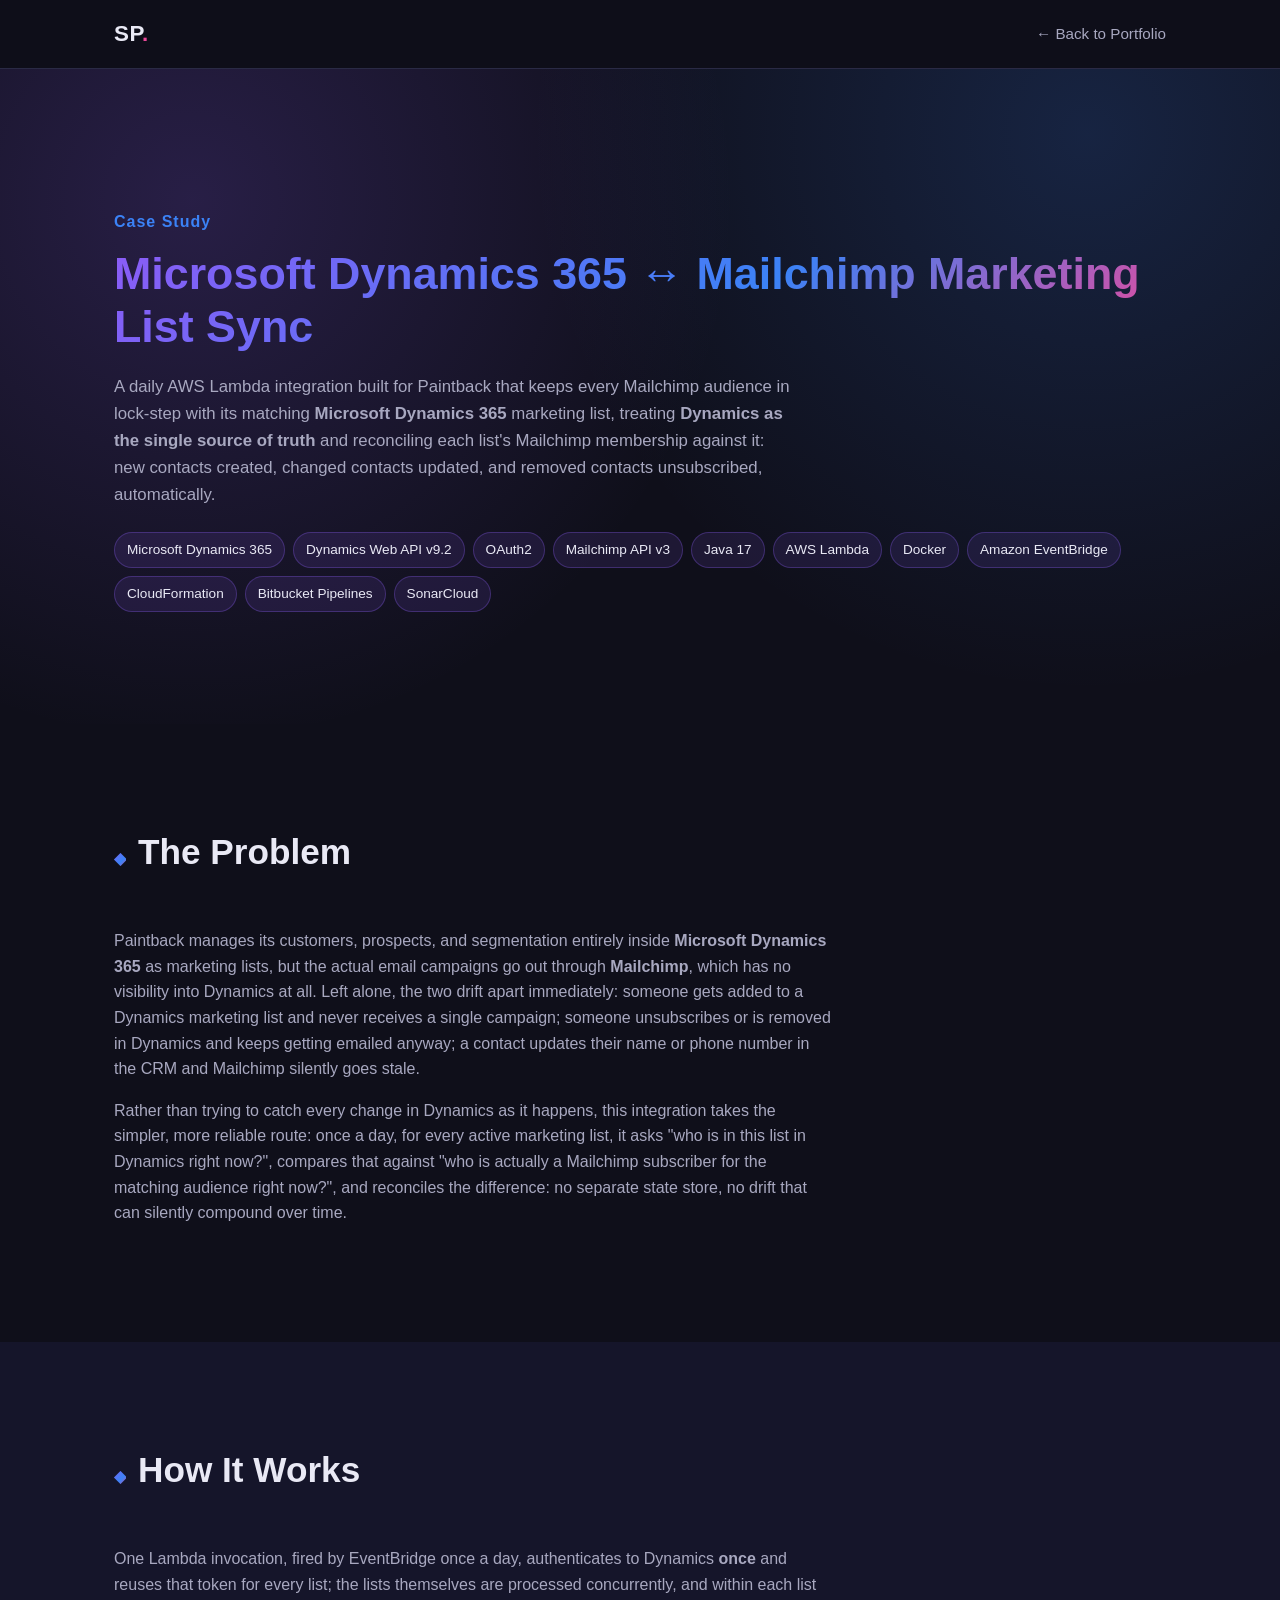
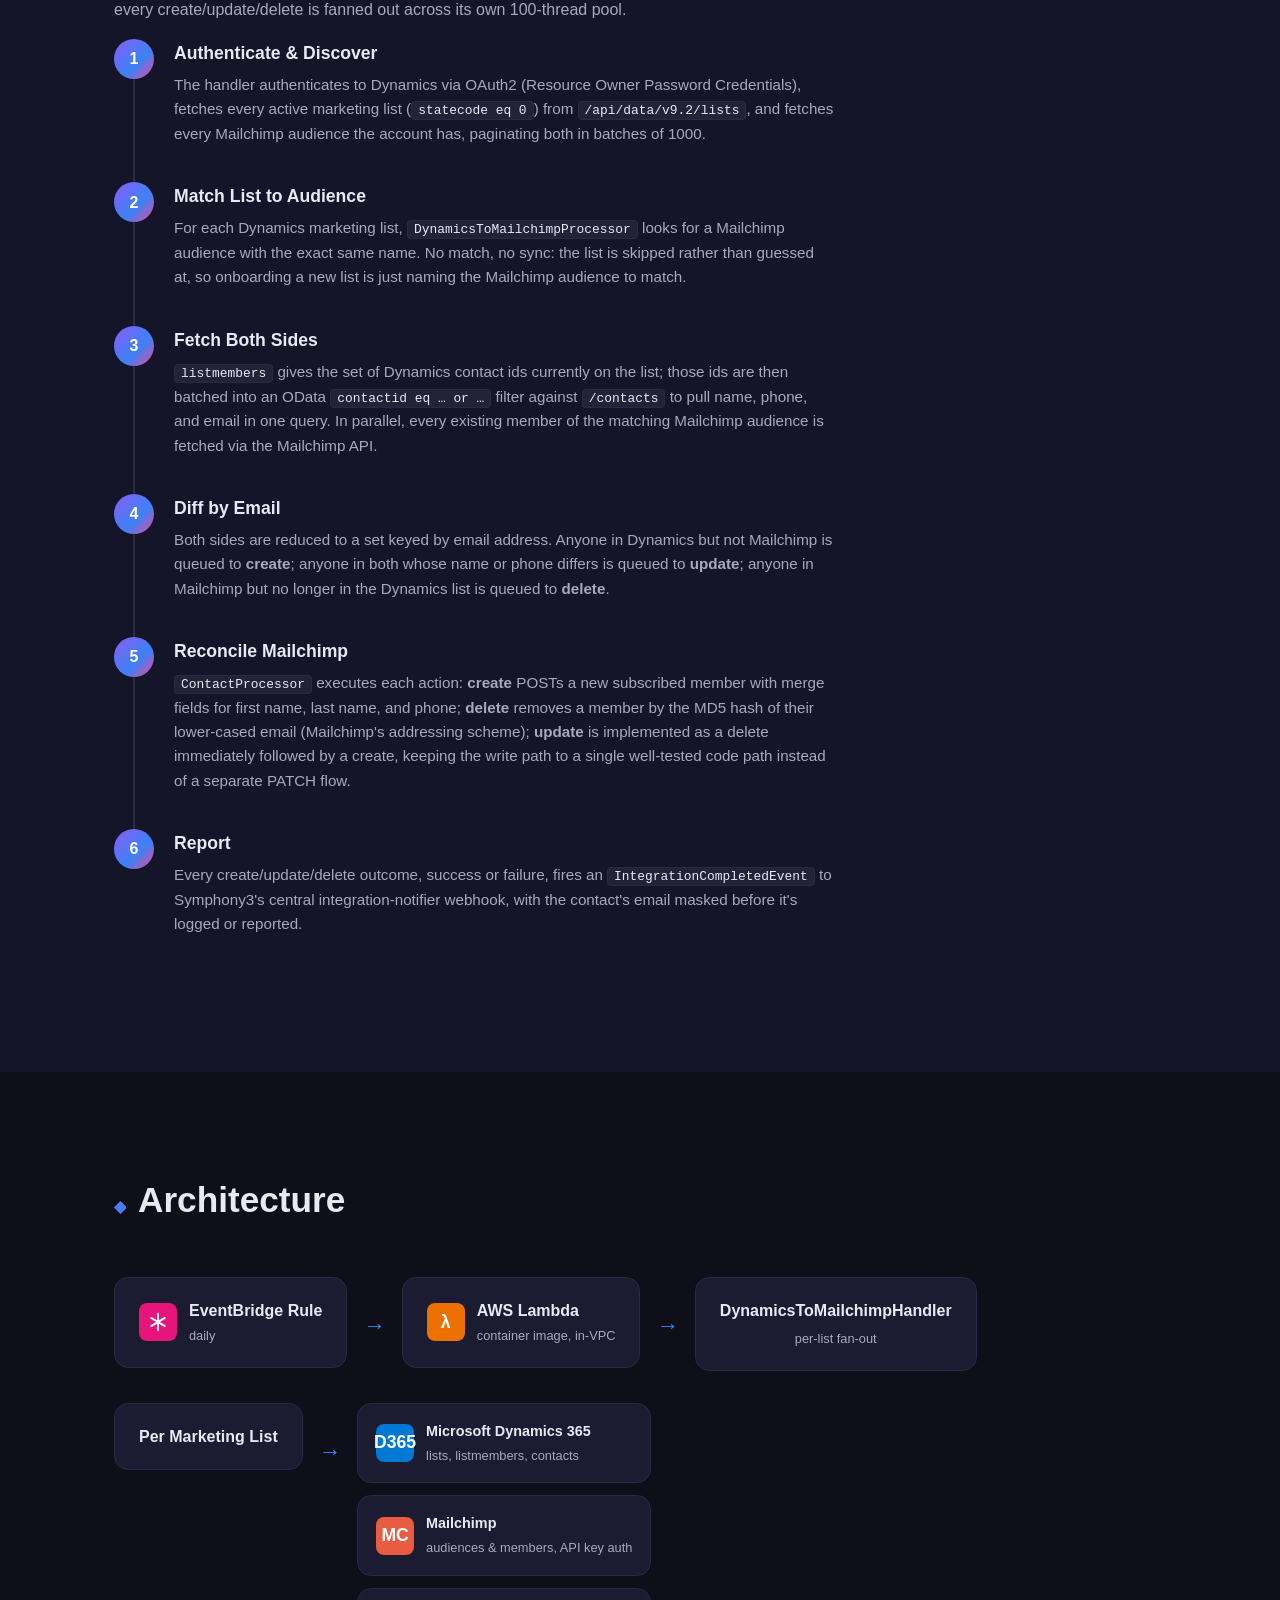
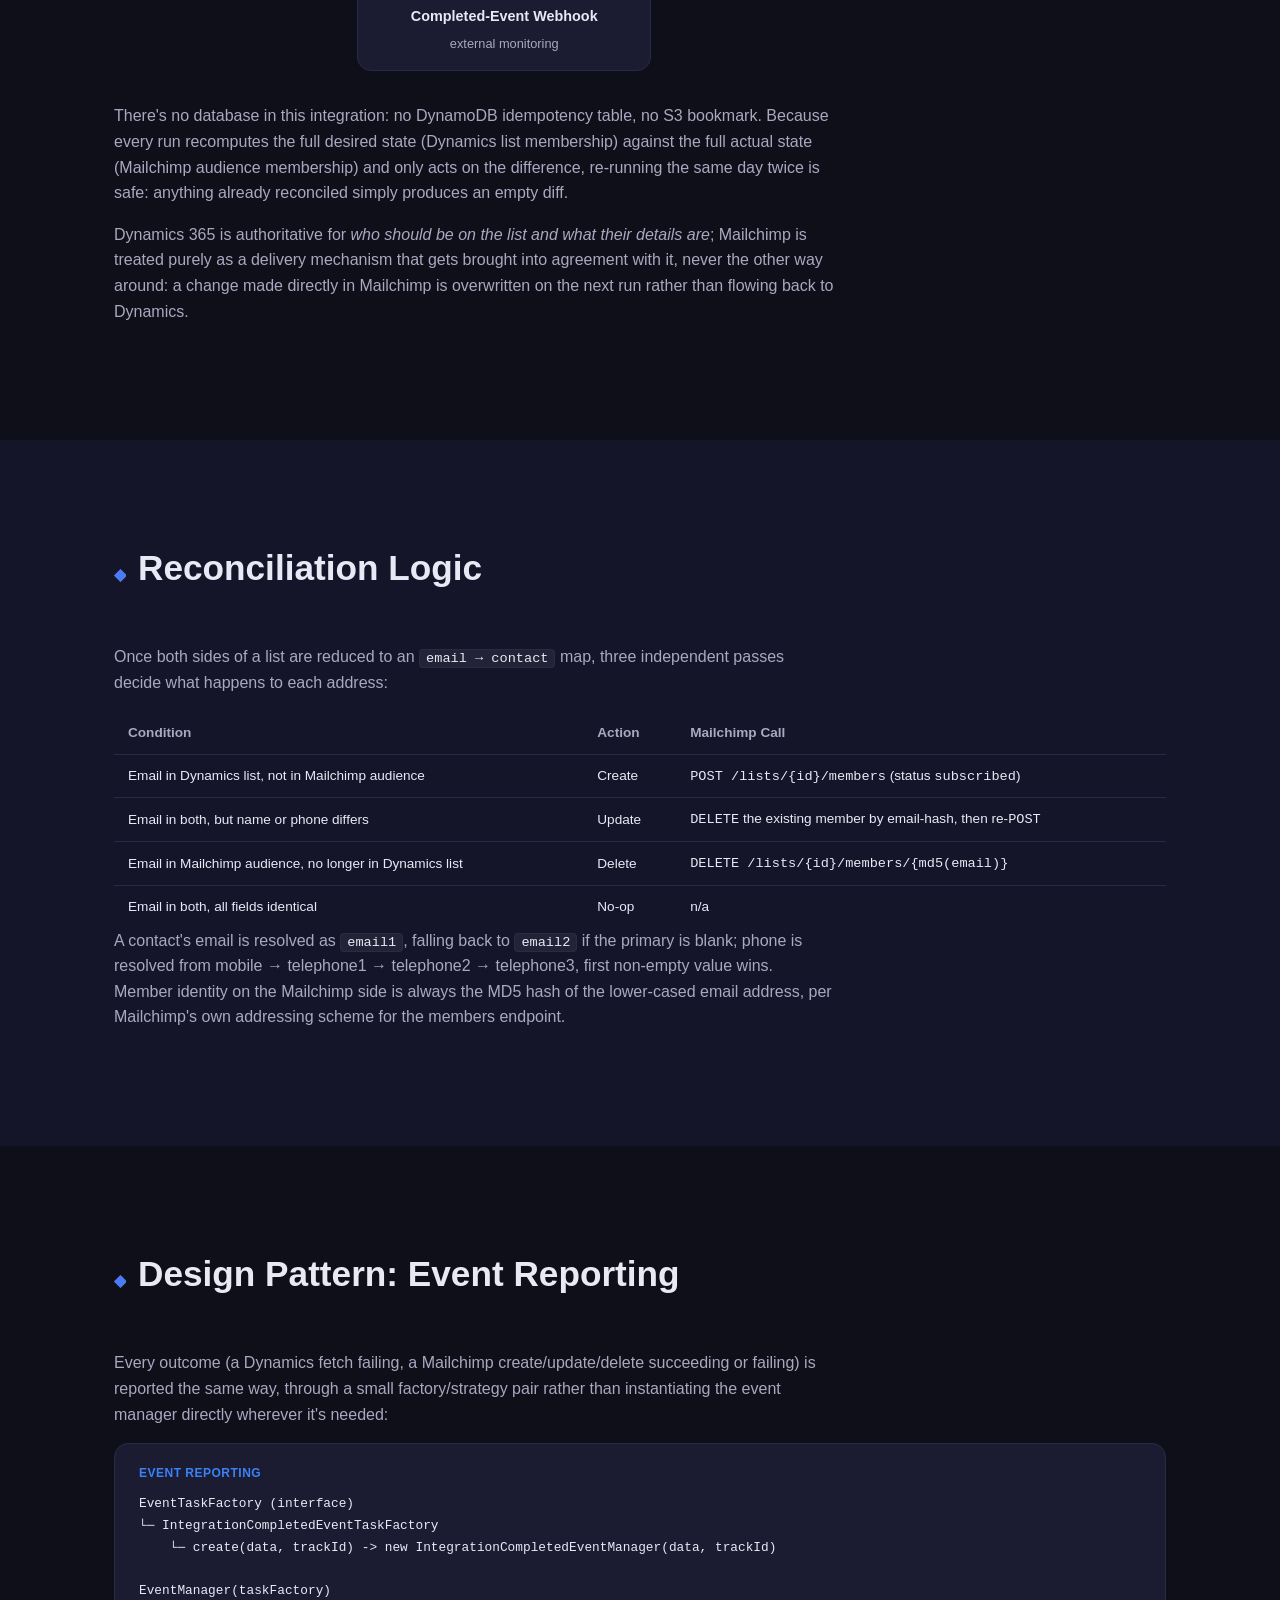
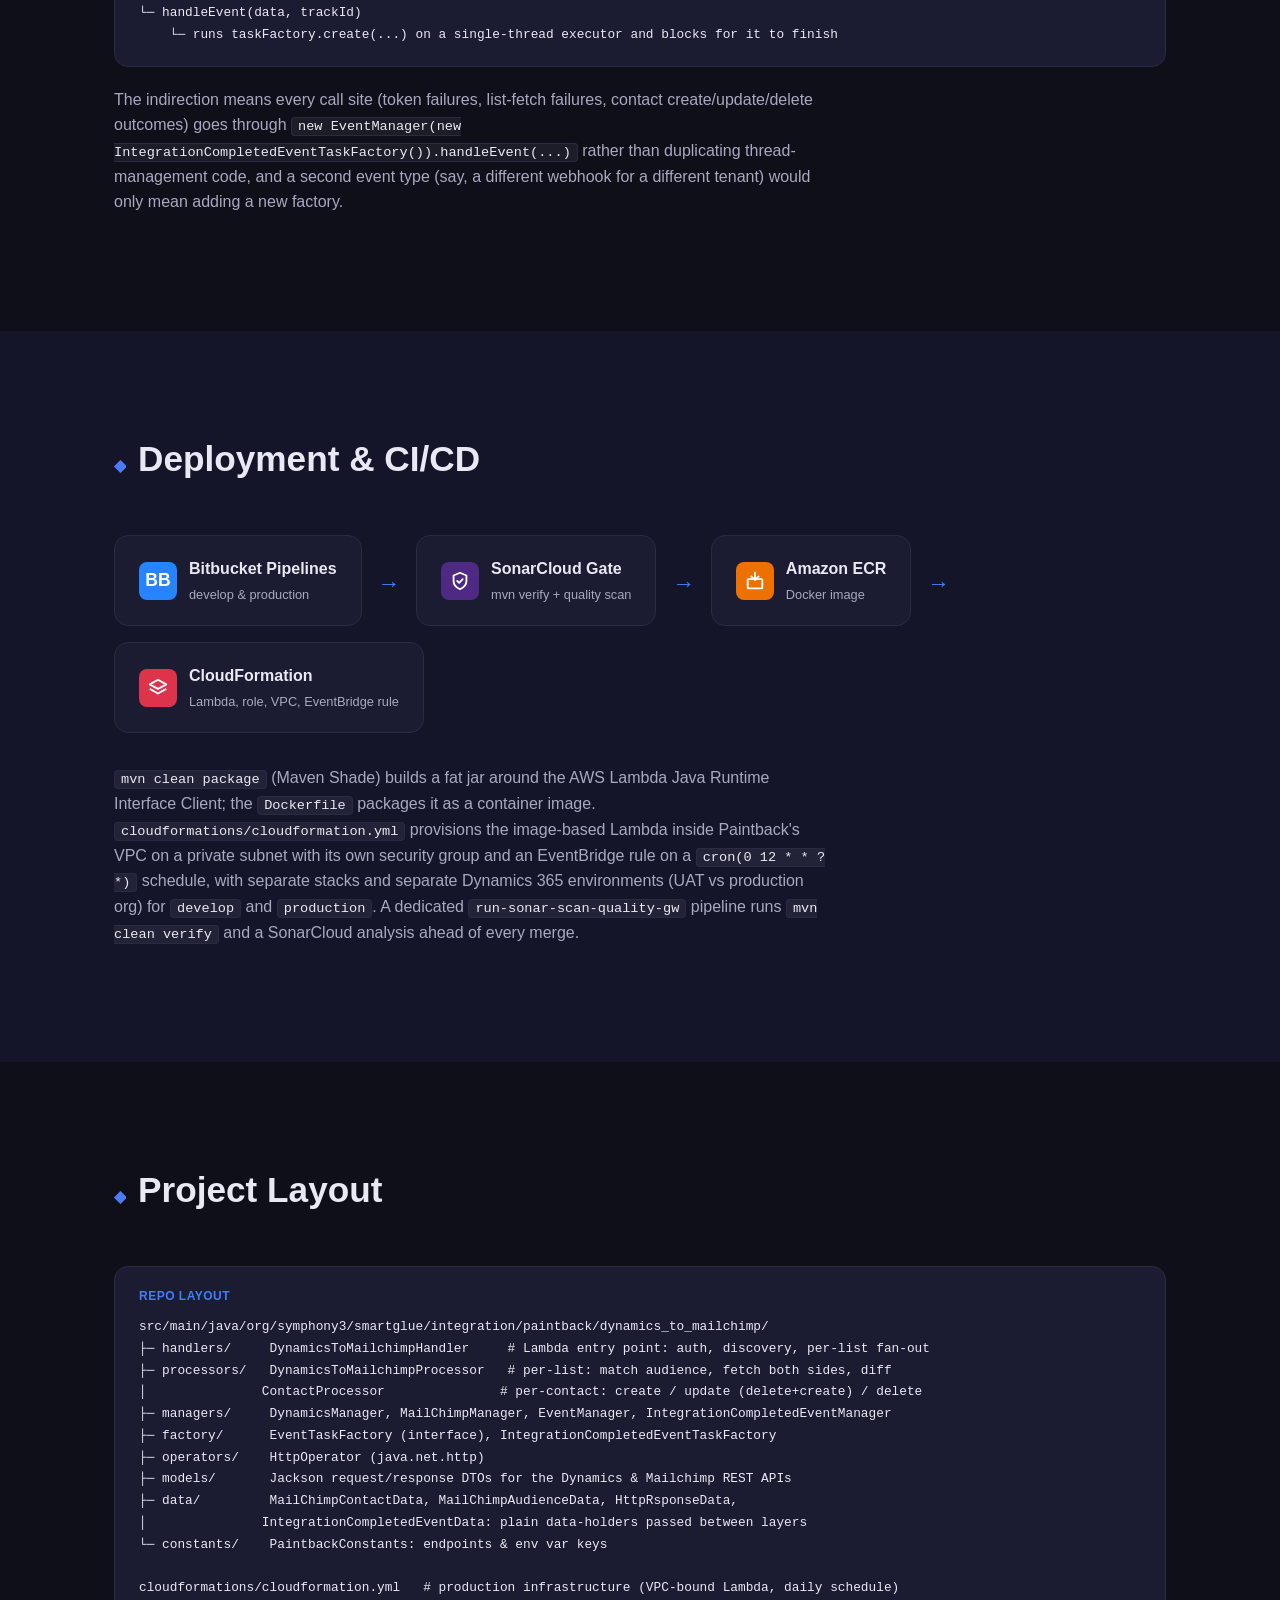
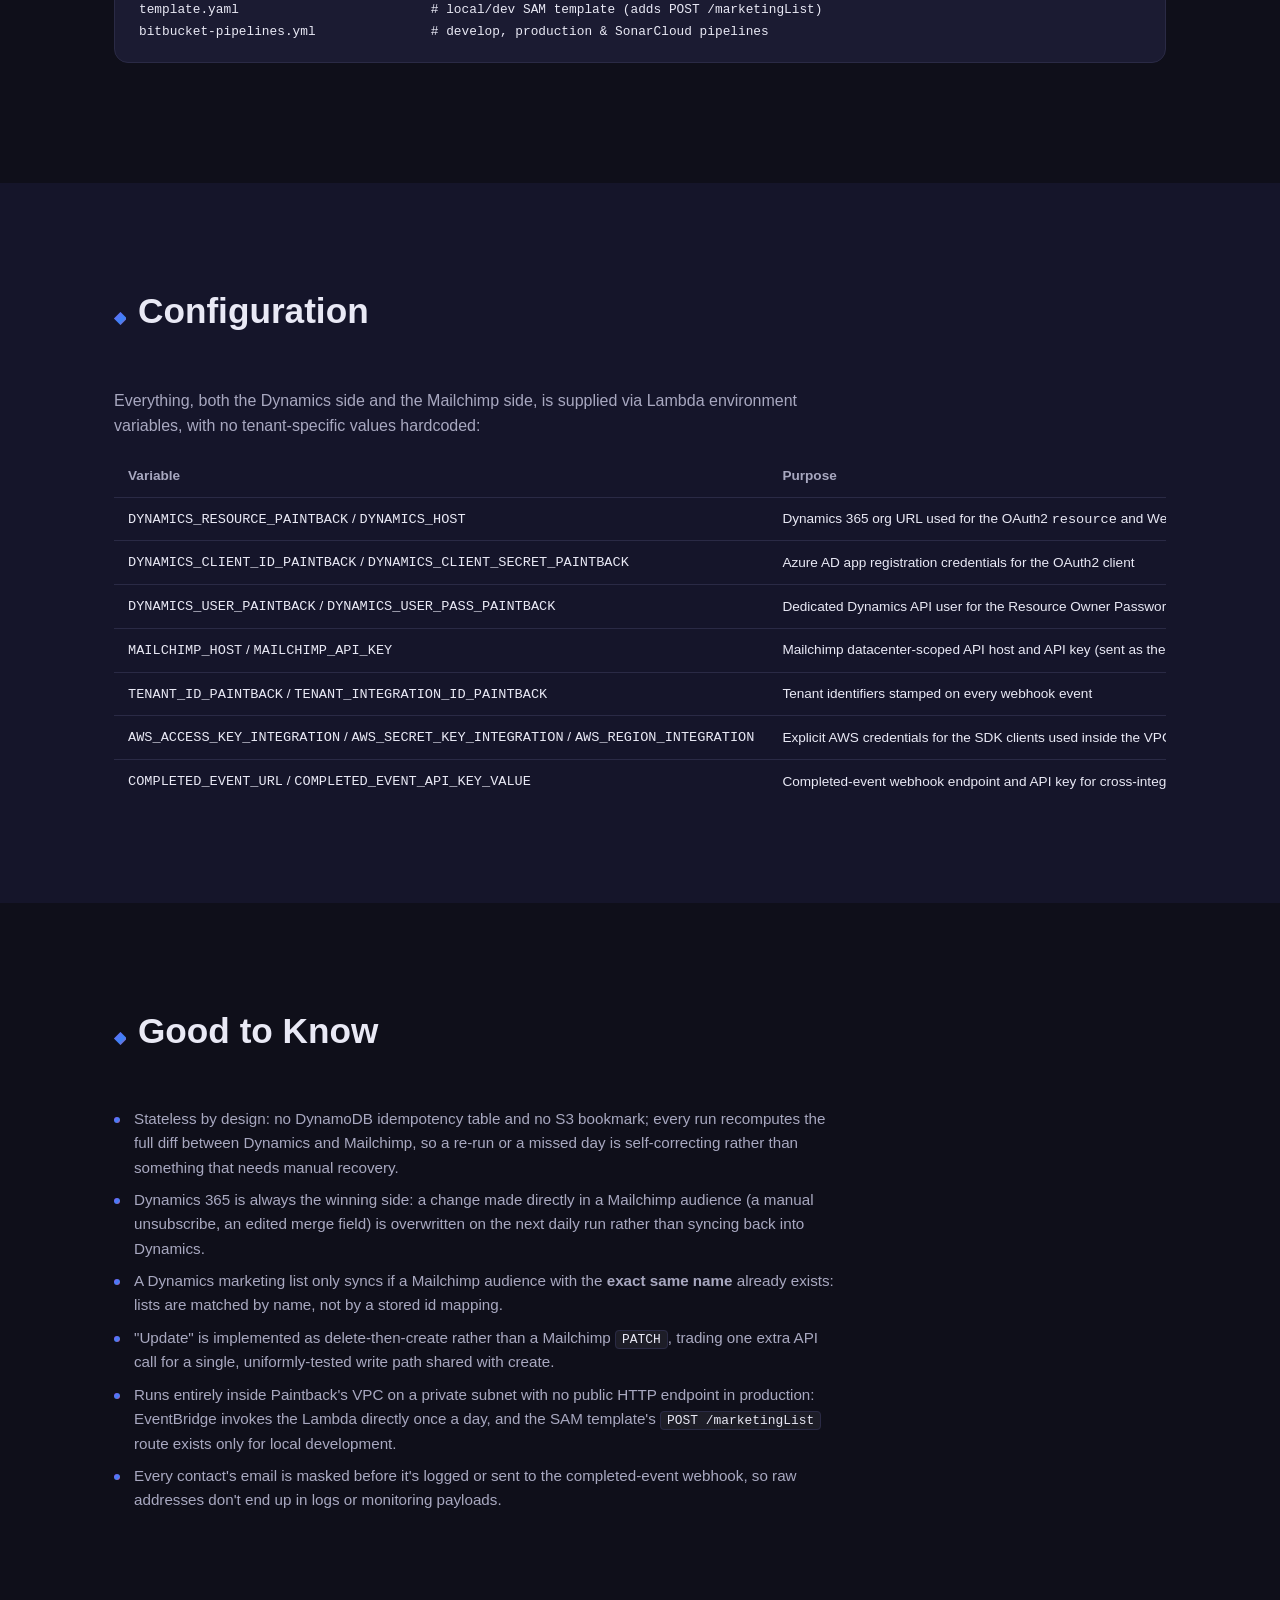
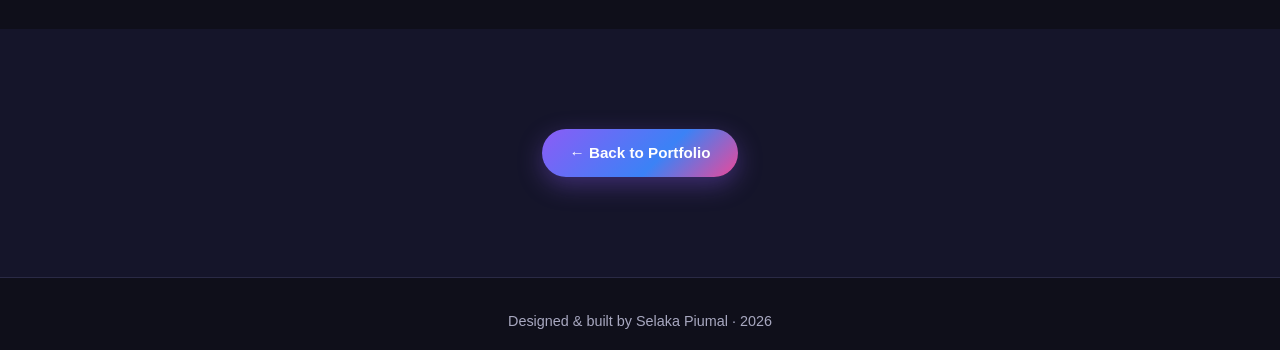
<file: projects/paintback-dynamics-mailchimp.html>
<!DOCTYPE html>
<html lang="en">
<head>
  <meta charset="UTF-8">
  <meta name="viewport" content="width=device-width, initial-scale=1.0">
  <title>Microsoft Dynamics 365 &harr; Mailchimp Marketing List Sync | Selaka Piumal</title>
  <meta name="description" content="Case study: a daily AWS Lambda integration that keeps Mailchimp audiences in sync with Microsoft Dynamics 365 marketing lists, diffing membership and reconciling create/update/delete for every list, with Dynamics as the source of truth.">
  <link rel="stylesheet" href="../style.css">
</head>
<body>

  <header class="navbar">
    <div class="container navbar__inner">
      <a href="../index.html" class="navbar__brand">SP<span>.</span></a>
      <nav class="navbar__nav">
        <a href="../index.html#projects">&larr; Back to Portfolio</a>
      </nav>
    </div>
  </header>

  <main>
    <section class="project-hero">
      <div class="container">
        <p class="hero__eyebrow">Case Study</p>
        <h1 class="project-hero__title">Microsoft Dynamics 365 &harr; Mailchimp Marketing List Sync</h1>
        <p class="project-hero__subtitle">
          A daily AWS Lambda integration built for Paintback that keeps every Mailchimp
          audience in lock-step with its matching <strong>Microsoft Dynamics 365</strong>
          marketing list, treating <strong>Dynamics as the single source of truth</strong>
          and reconciling each list's Mailchimp membership against it: new contacts created,
          changed contacts updated, and removed contacts unsubscribed, automatically.
        </p>
        <ul class="tag-list">
          <li>Microsoft Dynamics 365</li><li>Dynamics Web API v9.2</li><li>OAuth2</li>
          <li>Mailchimp API v3</li><li>Java 17</li><li>AWS Lambda</li><li>Docker</li>
          <li>Amazon EventBridge</li><li>CloudFormation</li><li>Bitbucket Pipelines</li>
          <li>SonarCloud</li>
        </ul>
      </div>
    </section>

    <section class="section">
      <div class="container">
        <h2 class="section__heading"><span>&#9670;</span> The Problem</h2>
        <p class="project-copy">
          Paintback manages its customers, prospects, and segmentation entirely inside
          <strong>Microsoft Dynamics 365</strong> as marketing lists, but the actual email
          campaigns go out through <strong>Mailchimp</strong>, which has no visibility into
          Dynamics at all. Left alone, the two drift apart immediately: someone gets added to a
          Dynamics marketing list and never receives a single campaign; someone unsubscribes or
          is removed in Dynamics and keeps getting emailed anyway; a contact updates their name
          or phone number in the CRM and Mailchimp silently goes stale.
        </p>
        <p class="project-copy">
          Rather than trying to catch every change in Dynamics as it happens, this integration
          takes the simpler, more reliable route: once a day, for every active marketing list, it
          asks "who is in this list in Dynamics right now?", compares that against "who is
          actually a Mailchimp subscriber for the matching audience right now?", and reconciles
          the difference: no separate state store, no drift that can silently compound
          over time.
        </p>
      </div>
    </section>

    <section class="section section--alt">
      <div class="container">
        <h2 class="section__heading"><span>&#9670;</span> How It Works</h2>
        <p class="project-copy">
          One Lambda invocation, fired by EventBridge once a day, authenticates to Dynamics
          <strong>once</strong> and reuses that token for every list; the lists themselves are
          processed concurrently, and within each list every create/update/delete is fanned out
          across its own 100-thread pool.
        </p>
        <div class="process">
          <div class="process__step">
            <div class="process__marker"><span class="circle">1</span><span class="line"></span></div>
            <div class="process__content">
              <h4>Authenticate &amp; Discover</h4>
              <p>The handler authenticates to Dynamics via OAuth2 (Resource Owner Password Credentials), fetches every active marketing list (<code>statecode eq 0</code>) from <code>/api/data/v9.2/lists</code>, and fetches every Mailchimp audience the account has, paginating both in batches of 1000.</p>
            </div>
          </div>
          <div class="process__step">
            <div class="process__marker"><span class="circle">2</span><span class="line"></span></div>
            <div class="process__content">
              <h4>Match List to Audience</h4>
              <p>For each Dynamics marketing list, <code>DynamicsToMailchimpProcessor</code> looks for a Mailchimp audience with the exact same name. No match, no sync: the list is skipped rather than guessed at, so onboarding a new list is just naming the Mailchimp audience to match.</p>
            </div>
          </div>
          <div class="process__step">
            <div class="process__marker"><span class="circle">3</span><span class="line"></span></div>
            <div class="process__content">
              <h4>Fetch Both Sides</h4>
              <p><code>listmembers</code> gives the set of Dynamics contact ids currently on the list; those ids are then batched into an OData <code>contactid eq &hellip; or &hellip;</code> filter against <code>/contacts</code> to pull name, phone, and email in one query. In parallel, every existing member of the matching Mailchimp audience is fetched via the Mailchimp API.</p>
            </div>
          </div>
          <div class="process__step">
            <div class="process__marker"><span class="circle">4</span><span class="line"></span></div>
            <div class="process__content">
              <h4>Diff by Email</h4>
              <p>Both sides are reduced to a set keyed by email address. Anyone in Dynamics but not Mailchimp is queued to <strong>create</strong>; anyone in both whose name or phone differs is queued to <strong>update</strong>; anyone in Mailchimp but no longer in the Dynamics list is queued to <strong>delete</strong>.</p>
            </div>
          </div>
          <div class="process__step">
            <div class="process__marker"><span class="circle">5</span><span class="line"></span></div>
            <div class="process__content">
              <h4>Reconcile Mailchimp</h4>
              <p><code>ContactProcessor</code> executes each action: <strong>create</strong> POSTs a new subscribed member with merge fields for first name, last name, and phone; <strong>delete</strong> removes a member by the MD5 hash of their lower-cased email (Mailchimp's addressing scheme); <strong>update</strong> is implemented as a delete immediately followed by a create, keeping the write path to a single well-tested code path instead of a separate PATCH flow.</p>
            </div>
          </div>
          <div class="process__step">
            <div class="process__marker"><span class="circle">6</span></div>
            <div class="process__content">
              <h4>Report</h4>
              <p>Every create/update/delete outcome, success or failure, fires an <code>IntegrationCompletedEvent</code> to Symphony3's central integration-notifier webhook, with the contact's email masked before it's logged or reported.</p>
            </div>
          </div>
        </div>
      </div>
    </section>

    <section class="section">
      <div class="container">
        <h2 class="section__heading"><span>&#9670;</span> Architecture</h2>
        <div class="arch-diagram">
          <div class="arch-box arch-box--icon">
            <span class="arch-icon arch-icon--integration" aria-hidden="true">
              <svg viewBox="0 0 24 24" fill="none" stroke="currentColor" stroke-width="2" stroke-linecap="round"><path d="M12 3v18M4.5 7.5l15 9M19.5 7.5l-15 9"/></svg>
            </span>
            <div class="arch-box__label">EventBridge Rule<br><small>daily</small></div>
          </div>
          <div class="arch-arrow">&rarr;</div>
          <div class="arch-box arch-box--icon">
            <span class="arch-icon arch-icon--compute" aria-hidden="true">&lambda;</span>
            <div class="arch-box__label">AWS Lambda<br><small>container image, in-VPC</small></div>
          </div>
          <div class="arch-arrow">&rarr;</div>
          <div class="arch-box">DynamicsToMailchimpHandler<br><small>per-list fan-out</small></div>
        </div>

        <div class="arch-diagram" style="margin-top:20px;">
          <div class="arch-box">Per Marketing List</div>
          <div class="arch-arrow">&rarr;</div>
          <div class="arch-branches">
            <div class="arch-box arch-box--small arch-box--icon">
              <span class="arch-icon arch-icon--dynamics" aria-hidden="true">D365</span>
              <div class="arch-box__label">Microsoft Dynamics 365<br><small>lists, listmembers, contacts</small></div>
            </div>
            <div class="arch-box arch-box--small arch-box--icon">
              <span class="arch-icon arch-icon--email" aria-hidden="true">MC</span>
              <div class="arch-box__label">Mailchimp<br><small>audiences &amp; members, API key auth</small></div>
            </div>
            <div class="arch-box arch-box--small">Completed-Event Webhook<br><small>external monitoring</small></div>
          </div>
        </div>

        <p class="project-copy">
          There's no database in this integration: no DynamoDB idempotency table, no S3
          bookmark. Because every run recomputes the full desired state (Dynamics list
          membership) against the full actual state (Mailchimp audience membership) and only acts
          on the difference, re-running the same day twice is safe: anything already reconciled
          simply produces an empty diff.
        </p>
        <p class="project-copy">
          Dynamics 365 is authoritative for <em>who should be on the list and what their details
          are</em>; Mailchimp is treated purely as a delivery mechanism that gets brought into
          agreement with it, never the other way around: a change made directly in
          Mailchimp is overwritten on the next run rather than flowing back to Dynamics.
        </p>
      </div>
    </section>

    <section class="section section--alt">
      <div class="container">
        <h2 class="section__heading"><span>&#9670;</span> Reconciliation Logic</h2>
        <p class="project-copy">
          Once both sides of a list are reduced to an <code>email &rarr; contact</code> map, three
          independent passes decide what happens to each address:
        </p>
        <div class="portal-table-wrap">
          <table class="portal-table">
            <thead>
              <tr><th>Condition</th><th>Action</th><th>Mailchimp Call</th></tr>
            </thead>
            <tbody>
              <tr><td>Email in Dynamics list, not in Mailchimp audience</td><td>Create</td><td><code>POST /lists/{id}/members</code> (status <code>subscribed</code>)</td></tr>
              <tr><td>Email in both, but name or phone differs</td><td>Update</td><td><code>DELETE</code> the existing member by email-hash, then re-<code>POST</code></td></tr>
              <tr><td>Email in Mailchimp audience, no longer in Dynamics list</td><td>Delete</td><td><code>DELETE /lists/{id}/members/{md5(email)}</code></td></tr>
              <tr><td>Email in both, all fields identical</td><td>No-op</td><td>n/a</td></tr>
            </tbody>
          </table>
        </div>
        <p class="project-copy">
          A contact's email is resolved as <code>email1</code>, falling back to <code>email2</code>
          if the primary is blank; phone is resolved from mobile &rarr; telephone1 &rarr; telephone2
          &rarr; telephone3, first non-empty value wins. Member identity on the Mailchimp side is
          always the MD5 hash of the lower-cased email address, per Mailchimp's own addressing
          scheme for the members endpoint.
        </p>
      </div>
    </section>

    <section class="section">
      <div class="container">
        <h2 class="section__heading"><span>&#9670;</span> Design Pattern: Event Reporting</h2>
        <p class="project-copy">
          Every outcome (a Dynamics fetch failing, a Mailchimp create/update/delete
          succeeding or failing) is reported the same way, through a small
          factory/strategy pair rather than instantiating the event manager directly wherever
          it's needed:
        </p>
        <div class="code-block">
          <span class="code-block__label">event reporting</span>
          <pre>EventTaskFactory (interface)
&#9492;&#9472; IntegrationCompletedEventTaskFactory
    &#9492;&#9472; create(data, trackId) -&gt; new IntegrationCompletedEventManager(data, trackId)

EventManager(taskFactory)
&#9492;&#9472; handleEvent(data, trackId)
    &#9492;&#9472; runs taskFactory.create(...) on a single-thread executor and blocks for it to finish</pre>
        </div>
        <p class="project-copy">
          The indirection means every call site (token failures, list-fetch failures,
          contact create/update/delete outcomes) goes through
          <code>new EventManager(new IntegrationCompletedEventTaskFactory()).handleEvent(...)</code>
          rather than duplicating thread-management code, and a second event type (say, a
          different webhook for a different tenant) would only mean adding a new factory.
        </p>
      </div>
    </section>

    <section class="section section--alt">
      <div class="container">
        <h2 class="section__heading"><span>&#9670;</span> Deployment &amp; CI/CD</h2>
        <div class="arch-diagram">
          <div class="arch-box arch-box--icon">
            <span class="arch-icon arch-icon--devtools" aria-hidden="true">BB</span>
            <div class="arch-box__label">Bitbucket Pipelines<br><small>develop &amp; production</small></div>
          </div>
          <div class="arch-arrow">&rarr;</div>
          <div class="arch-box arch-box--icon">
            <span class="arch-icon arch-icon--quality" aria-hidden="true">
              <svg viewBox="0 0 24 24" fill="none" stroke="currentColor" stroke-width="2" stroke-linecap="round" stroke-linejoin="round"><path d="M12 3l7 3v6c0 5-3.5 7.5-7 9-3.5-1.5-7-4-7-9V6l7-3z"/><path d="M9 12l2 2 4-4"/></svg>
            </span>
            <div class="arch-box__label">SonarCloud Gate<br><small>mvn verify + quality scan</small></div>
          </div>
          <div class="arch-arrow">&rarr;</div>
          <div class="arch-box arch-box--icon">
            <span class="arch-icon arch-icon--containers" aria-hidden="true">
              <svg viewBox="0 0 24 24" fill="none" stroke="currentColor" stroke-width="2" stroke-linecap="round" stroke-linejoin="round"><rect x="4" y="10" width="16" height="10" rx="1"/><path d="M12 3v8M8 7l4 4 4-4"/></svg>
            </span>
            <div class="arch-box__label">Amazon ECR<br><small>Docker image</small></div>
          </div>
          <div class="arch-arrow">&rarr;</div>
          <div class="arch-box arch-box--icon">
            <span class="arch-icon arch-icon--management" aria-hidden="true">
              <svg viewBox="0 0 24 24" fill="none" stroke="currentColor" stroke-width="2" stroke-linejoin="round"><path d="M12 3l9 5-9 5-9-5 9-5z"/><path d="M3 13l9 5 9-5"/></svg>
            </span>
            <div class="arch-box__label">CloudFormation<br><small>Lambda, role, VPC, EventBridge rule</small></div>
          </div>
        </div>
        <p class="project-copy">
          <code>mvn clean package</code> (Maven Shade) builds a fat jar around the AWS Lambda
          Java Runtime Interface Client; the <code>Dockerfile</code> packages it as a container
          image. <code>cloudformations/cloudformation.yml</code> provisions the image-based
          Lambda inside Paintback's VPC on a private subnet with its own security group and an
          EventBridge rule on a <code>cron(0 12 * * ? *)</code> schedule, with separate stacks
          and separate Dynamics 365 environments (UAT vs production org) for
          <code>develop</code> and <code>production</code>. A dedicated
          <code>run-sonar-scan-quality-gw</code> pipeline runs <code>mvn clean verify</code> and a
          SonarCloud analysis ahead of every merge.
        </p>
      </div>
    </section>

    <section class="section">
      <div class="container">
        <h2 class="section__heading"><span>&#9670;</span> Project Layout</h2>
        <div class="code-block">
          <span class="code-block__label">repo layout</span>
          <pre>src/main/java/org/symphony3/smartglue/integration/paintback/dynamics_to_mailchimp/
&#9500;&#9472; handlers/     DynamicsToMailchimpHandler     # Lambda entry point: auth, discovery, per-list fan-out
&#9500;&#9472; processors/   DynamicsToMailchimpProcessor   # per-list: match audience, fetch both sides, diff
&#9474;               ContactProcessor               # per-contact: create / update (delete+create) / delete
&#9500;&#9472; managers/     DynamicsManager, MailChimpManager, EventManager, IntegrationCompletedEventManager
&#9500;&#9472; factory/      EventTaskFactory (interface), IntegrationCompletedEventTaskFactory
&#9500;&#9472; operators/    HttpOperator (java.net.http)
&#9500;&#9472; models/       Jackson request/response DTOs for the Dynamics &amp; Mailchimp REST APIs
&#9500;&#9472; data/         MailChimpContactData, MailChimpAudienceData, HttpRsponseData,
&#9474;               IntegrationCompletedEventData: plain data-holders passed between layers
&#9492;&#9472; constants/    PaintbackConstants: endpoints &amp; env var keys

cloudformations/cloudformation.yml   # production infrastructure (VPC-bound Lambda, daily schedule)
template.yaml                         # local/dev SAM template (adds POST /marketingList)
bitbucket-pipelines.yml               # develop, production &amp; SonarCloud pipelines</pre>
        </div>
      </div>
    </section>

    <section class="section section--alt">
      <div class="container">
        <h2 class="section__heading"><span>&#9670;</span> Configuration</h2>
        <p class="project-copy">
          Everything, both the Dynamics side and the Mailchimp side, is supplied via
          Lambda environment variables, with no tenant-specific values hardcoded:
        </p>
        <div class="portal-table-wrap">
          <table class="portal-table">
            <thead>
              <tr><th>Variable</th><th>Purpose</th></tr>
            </thead>
            <tbody>
              <tr><td><code>DYNAMICS_RESOURCE_PAINTBACK</code> / <code>DYNAMICS_HOST</code></td><td>Dynamics 365 org URL used for the OAuth2 <code>resource</code> and Web API base URL</td></tr>
              <tr><td><code>DYNAMICS_CLIENT_ID_PAINTBACK</code> / <code>DYNAMICS_CLIENT_SECRET_PAINTBACK</code></td><td>Azure AD app registration credentials for the OAuth2 client</td></tr>
              <tr><td><code>DYNAMICS_USER_PAINTBACK</code> / <code>DYNAMICS_USER_PASS_PAINTBACK</code></td><td>Dedicated Dynamics API user for the Resource Owner Password Credentials grant</td></tr>
              <tr><td><code>MAILCHIMP_HOST</code> / <code>MAILCHIMP_API_KEY</code></td><td>Mailchimp datacenter-scoped API host and API key (sent as the <code>apikey</code> auth scheme)</td></tr>
              <tr><td><code>TENANT_ID_PAINTBACK</code> / <code>TENANT_INTEGRATION_ID_PAINTBACK</code></td><td>Tenant identifiers stamped on every webhook event</td></tr>
              <tr><td><code>AWS_ACCESS_KEY_INTEGRATION</code> / <code>AWS_SECRET_KEY_INTEGRATION</code> / <code>AWS_REGION_INTEGRATION</code></td><td>Explicit AWS credentials for the SDK clients used inside the VPC</td></tr>
              <tr><td><code>COMPLETED_EVENT_URL</code> / <code>COMPLETED_EVENT_API_KEY_VALUE</code></td><td>Completed-event webhook endpoint and API key for cross-integration monitoring</td></tr>
            </tbody>
          </table>
        </div>
      </div>
    </section>

    <section class="section">
      <div class="container">
        <h2 class="section__heading"><span>&#9670;</span> Good to Know</h2>
        <ul class="timeline__bullets project-copy">
          <li>Stateless by design: no DynamoDB idempotency table and no S3 bookmark; every run recomputes the full diff between Dynamics and Mailchimp, so a re-run or a missed day is self-correcting rather than something that needs manual recovery.</li>
          <li>Dynamics 365 is always the winning side: a change made directly in a Mailchimp audience (a manual unsubscribe, an edited merge field) is overwritten on the next daily run rather than syncing back into Dynamics.</li>
          <li>A Dynamics marketing list only syncs if a Mailchimp audience with the <strong>exact same name</strong> already exists: lists are matched by name, not by a stored id mapping.</li>
          <li>"Update" is implemented as delete-then-create rather than a Mailchimp <code>PATCH</code>, trading one extra API call for a single, uniformly-tested write path shared with create.</li>
          <li>Runs entirely inside Paintback's VPC on a private subnet with no public HTTP endpoint in production: EventBridge invokes the Lambda directly once a day, and the SAM template's <code>POST /marketingList</code> route exists only for local development.</li>
          <li>Every contact's email is masked before it's logged or sent to the completed-event webhook, so raw addresses don't end up in logs or monitoring payloads.</li>
        </ul>
      </div>
    </section>

    <section class="section section--contact">
      <div class="container contact__inner">
        <a href="../index.html#projects" class="btn btn--primary btn--back">&larr; Back to Portfolio</a>
      </div>
    </section>
  </main>

  <footer class="footer">
    <div class="container">
      <p>Designed &amp; built by Selaka Piumal &middot; <span id="year"></span></p>
    </div>
  </footer>

  <script src="../script.js"></script>
</body>
</html>
</file>
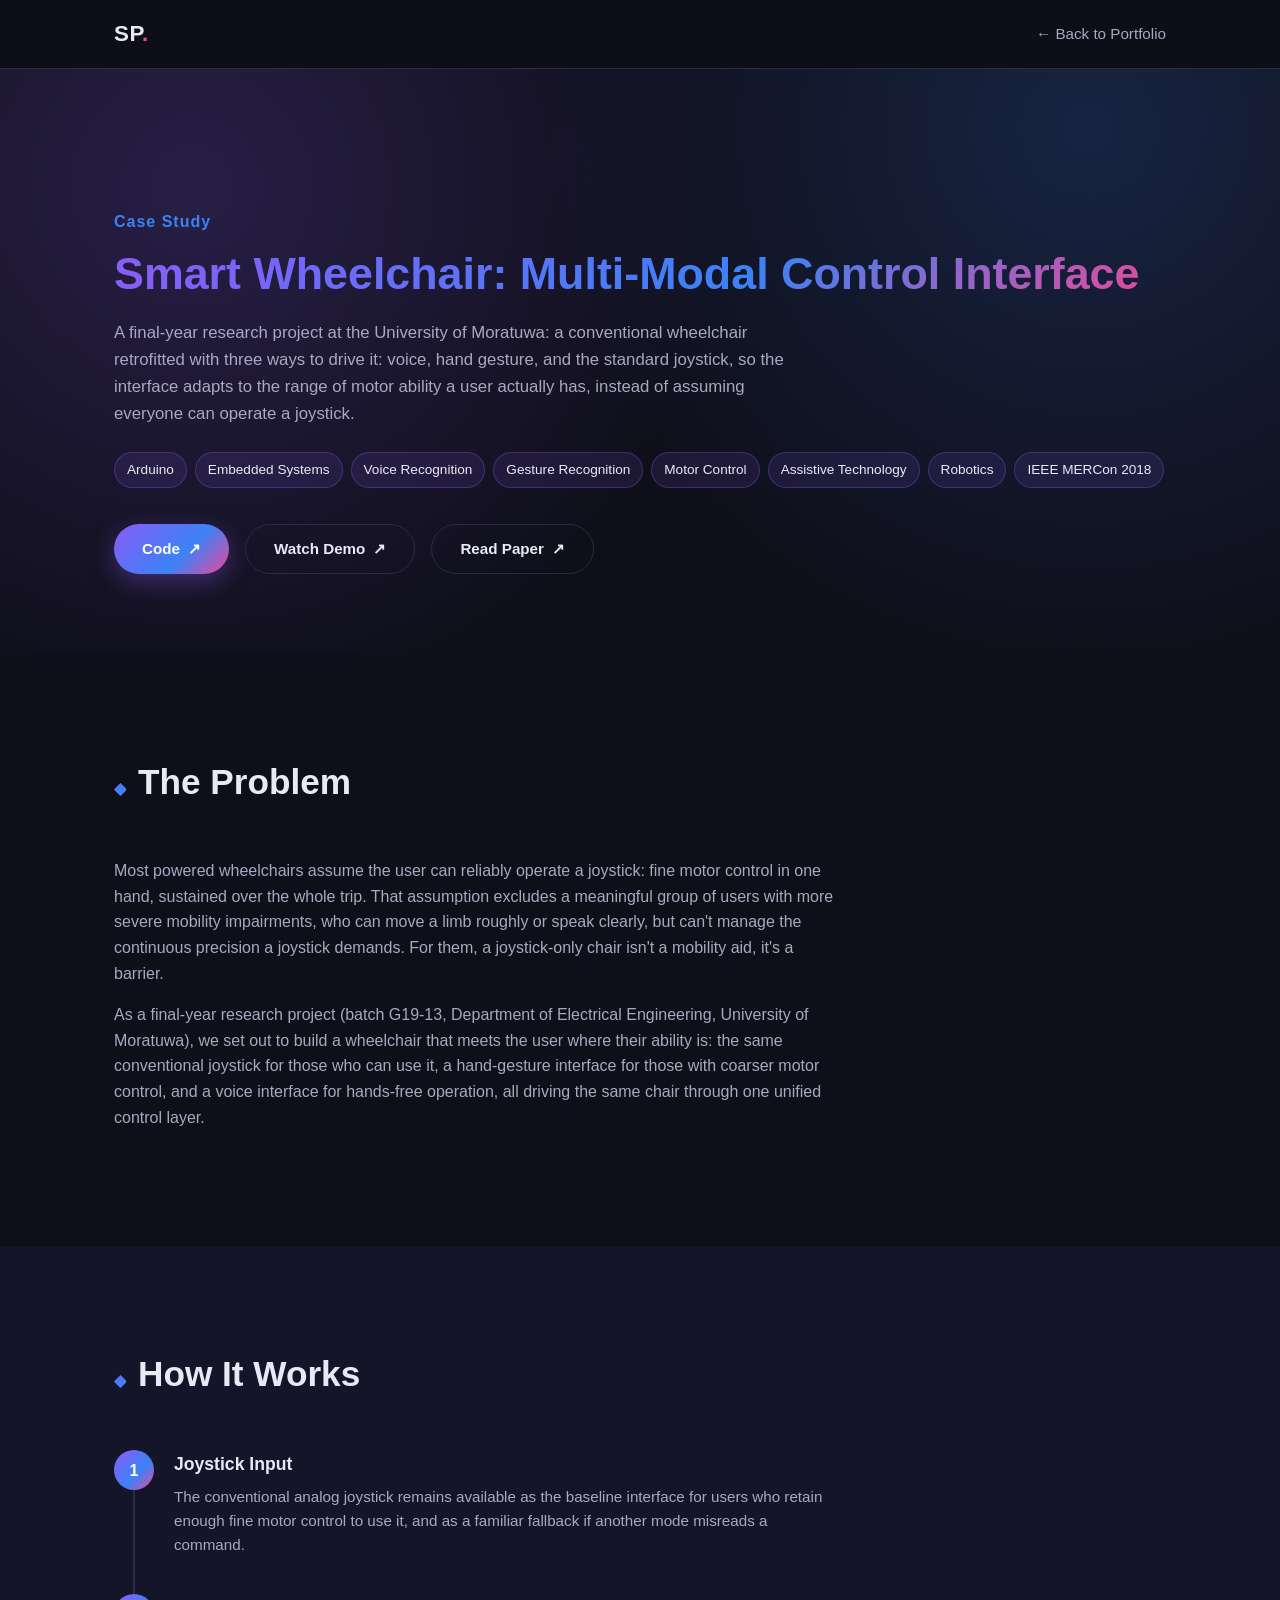
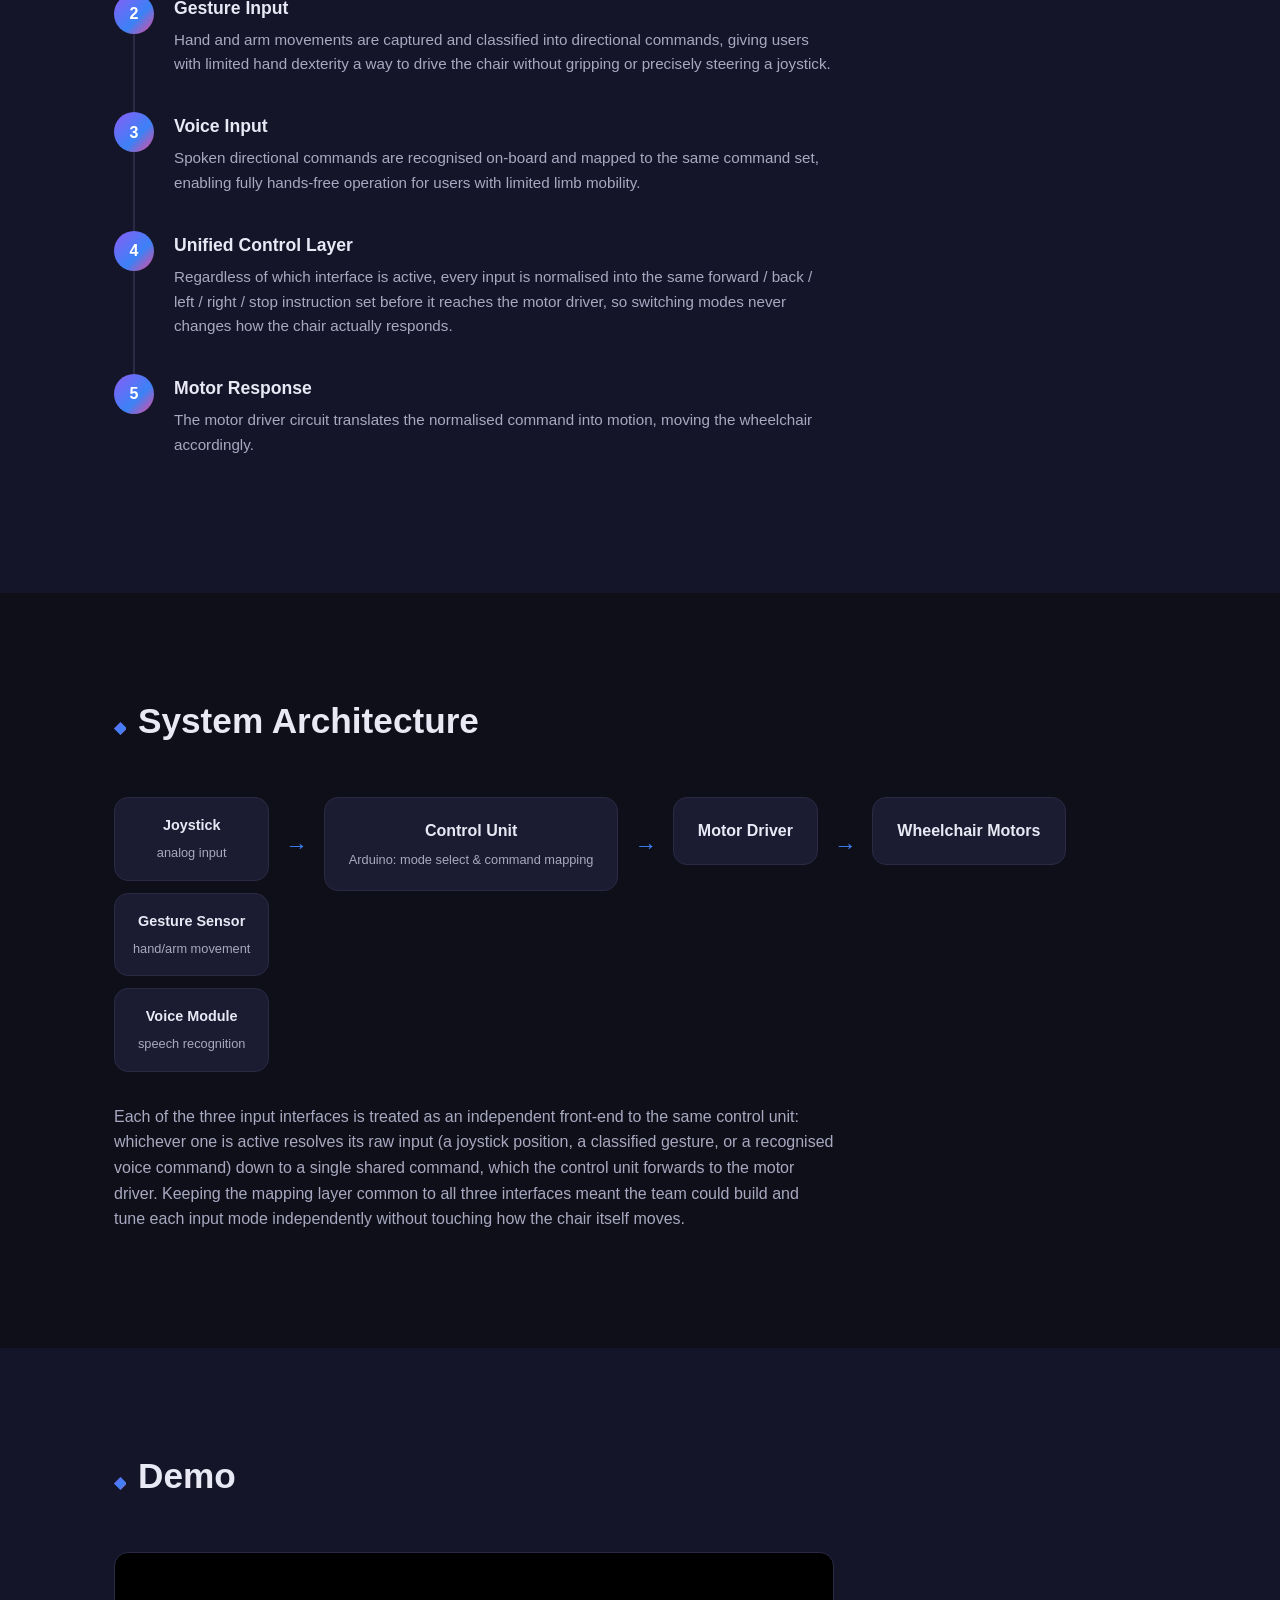
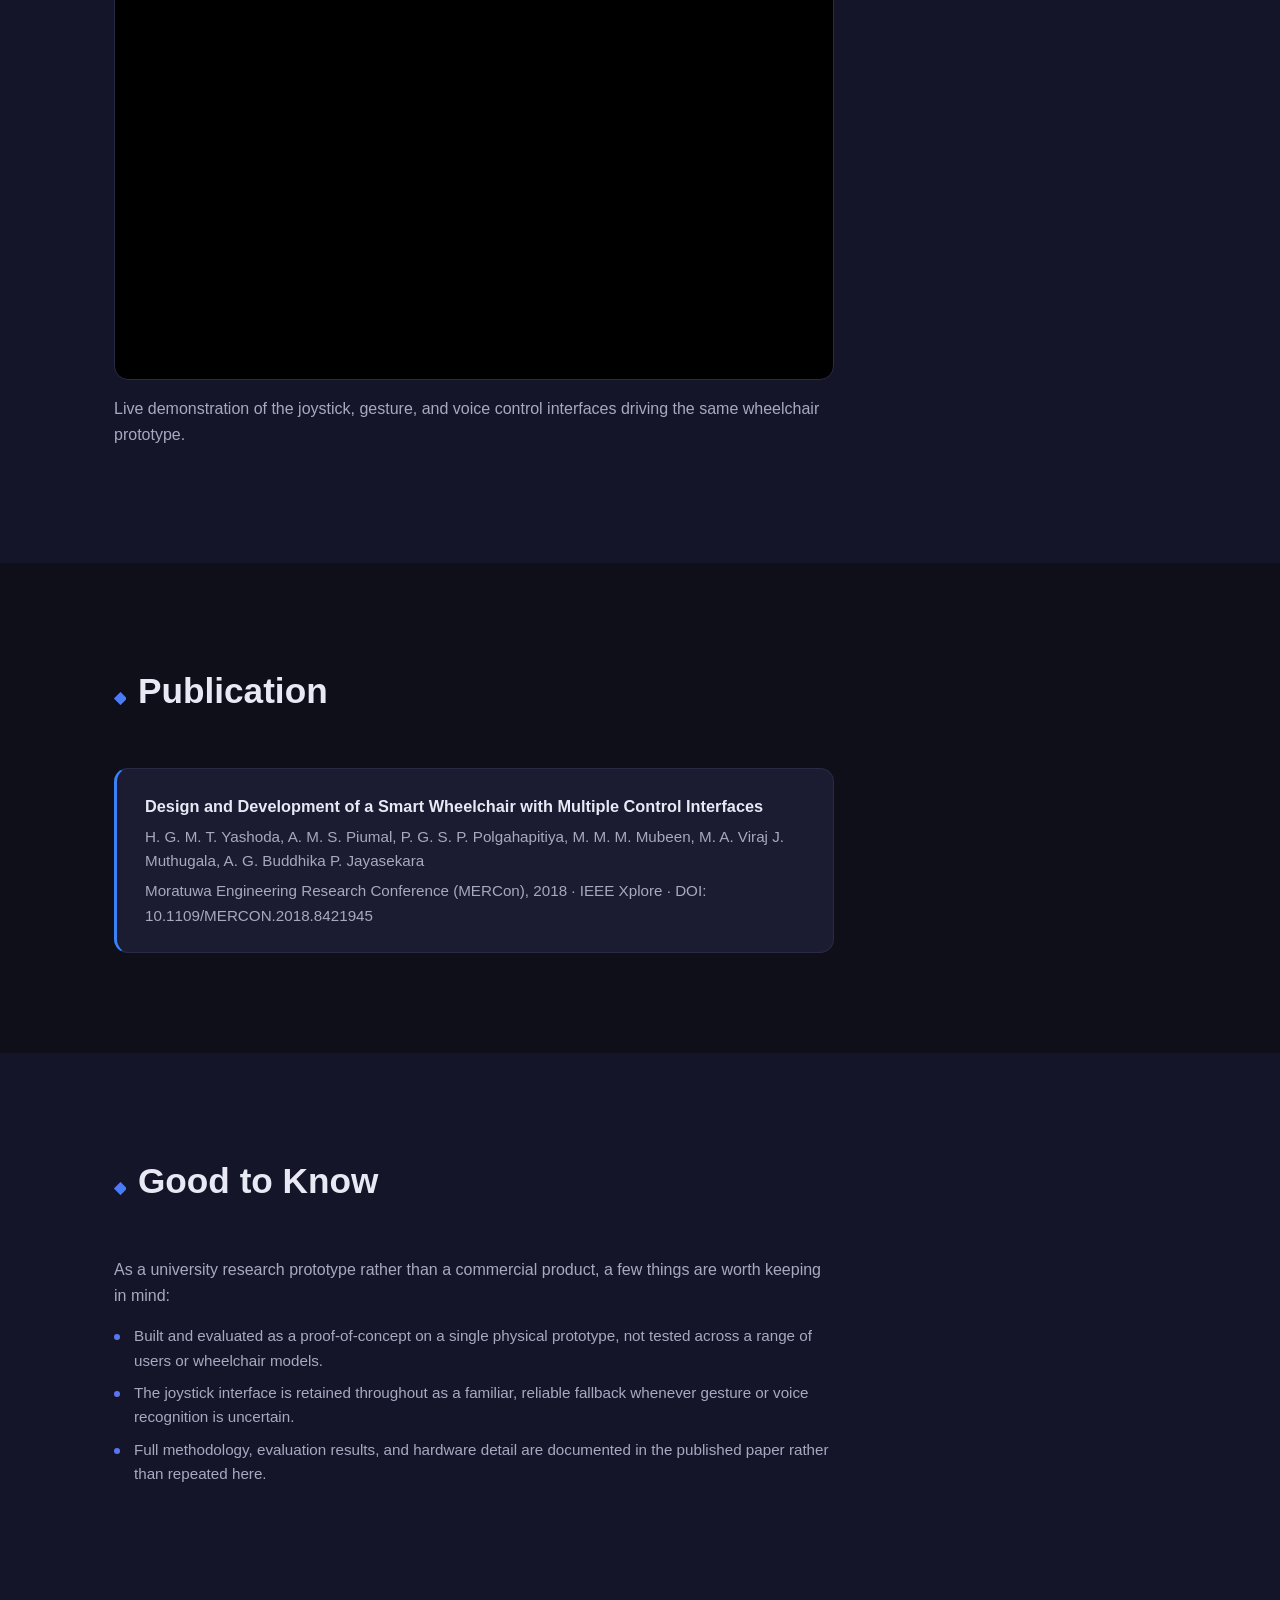
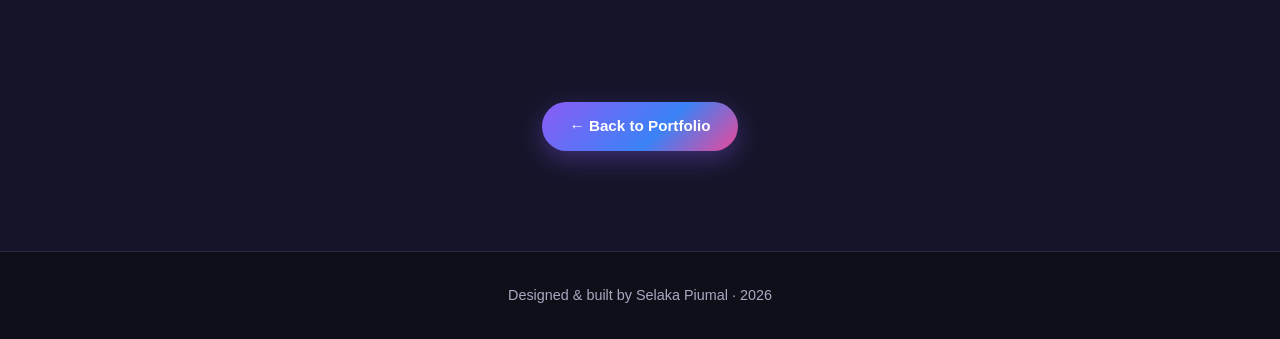
<file: projects/smart-wheelchair.html>
<!DOCTYPE html>
<html lang="en">
<head>
  <meta charset="UTF-8">
  <meta name="viewport" content="width=device-width, initial-scale=1.0">
  <title>Smart Wheelchair: Multi-Modal Control Interface | Selaka Piumal</title>
  <meta name="description" content="Case study: a final-year research project at the University of Moratuwa, a conventional wheelchair retrofitted with voice, gesture, and joystick control interfaces, published at IEEE MERCon 2018.">
  <link rel="stylesheet" href="../style.css">
</head>
<body>

  <header class="navbar">
    <div class="container navbar__inner">
      <a href="../index.html" class="navbar__brand">SP<span>.</span></a>
      <nav class="navbar__nav">
        <a href="../index.html#projects">&larr; Back to Portfolio</a>
      </nav>
    </div>
  </header>

  <main>
    <section class="project-hero">
      <div class="container">
        <p class="hero__eyebrow">Case Study</p>
        <h1 class="project-hero__title">Smart Wheelchair: Multi-Modal Control Interface</h1>
        <p class="project-hero__subtitle">
          A final-year research project at the University of Moratuwa: a conventional
          wheelchair retrofitted with three ways to drive it: voice, hand gesture, and
          the standard joystick, so the interface adapts to the range of motor ability
          a user actually has, instead of assuming everyone can operate a joystick.
        </p>
        <ul class="tag-list">
          <li>Arduino</li><li>Embedded Systems</li><li>Voice Recognition</li>
          <li>Gesture Recognition</li><li>Motor Control</li><li>Assistive Technology</li>
          <li>Robotics</li><li>IEEE MERCon 2018</li>
        </ul>
        <div class="hero__cta">
          <a href="https://github.com/selakap/SmartWheelChair/" target="_blank" rel="noopener" class="btn btn--primary">Code</a>
          <a href="https://www.youtube.com/watch?v=9TWWvjahi_c&t=6s" target="_blank" rel="noopener" class="btn btn--ghost">Watch Demo</a>
          <a href="https://ieeexplore.ieee.org/document/8421945" target="_blank" rel="noopener" class="btn btn--ghost">Read Paper</a>
        </div>
      </div>
    </section>

    <section class="section">
      <div class="container">
        <h2 class="section__heading"><span>&#9670;</span> The Problem</h2>
        <p class="project-copy">
          Most powered wheelchairs assume the user can reliably operate a joystick:
          fine motor control in one hand, sustained over the whole trip. That assumption
          excludes a meaningful group of users with more severe mobility impairments,
          who can move a limb roughly or speak clearly, but can't manage the continuous
          precision a joystick demands. For them, a joystick-only chair isn't a mobility
          aid, it's a barrier.
        </p>
        <p class="project-copy">
          As a final-year research project (batch G19-13, Department of Electrical
          Engineering, University of Moratuwa), we set out to build a wheelchair that
          meets the user where their ability is: the same conventional joystick for
          those who can use it, a hand-gesture interface for those with coarser motor
          control, and a voice interface for hands-free operation, all driving the
          same chair through one unified control layer.
        </p>
      </div>
    </section>

    <section class="section section--alt">
      <div class="container">
        <h2 class="section__heading"><span>&#9670;</span> How It Works</h2>
        <div class="process">
          <div class="process__step">
            <div class="process__marker"><span class="circle">1</span><span class="line"></span></div>
            <div class="process__content">
              <h4>Joystick Input</h4>
              <p>The conventional analog joystick remains available as the baseline interface for users who retain enough fine motor control to use it, and as a familiar fallback if another mode misreads a command.</p>
            </div>
          </div>
          <div class="process__step">
            <div class="process__marker"><span class="circle">2</span><span class="line"></span></div>
            <div class="process__content">
              <h4>Gesture Input</h4>
              <p>Hand and arm movements are captured and classified into directional commands, giving users with limited hand dexterity a way to drive the chair without gripping or precisely steering a joystick.</p>
            </div>
          </div>
          <div class="process__step">
            <div class="process__marker"><span class="circle">3</span><span class="line"></span></div>
            <div class="process__content">
              <h4>Voice Input</h4>
              <p>Spoken directional commands are recognised on-board and mapped to the same command set, enabling fully hands-free operation for users with limited limb mobility.</p>
            </div>
          </div>
          <div class="process__step">
            <div class="process__marker"><span class="circle">4</span><span class="line"></span></div>
            <div class="process__content">
              <h4>Unified Control Layer</h4>
              <p>Regardless of which interface is active, every input is normalised into the same forward / back / left / right / stop instruction set before it reaches the motor driver, so switching modes never changes how the chair actually responds.</p>
            </div>
          </div>
          <div class="process__step">
            <div class="process__marker"><span class="circle">5</span></div>
            <div class="process__content">
              <h4>Motor Response</h4>
              <p>The motor driver circuit translates the normalised command into motion, moving the wheelchair accordingly.</p>
            </div>
          </div>
        </div>
      </div>
    </section>

    <section class="section">
      <div class="container">
        <h2 class="section__heading"><span>&#9670;</span> System Architecture</h2>
        <div class="arch-diagram">
          <div class="arch-branches">
            <div class="arch-box arch-box--small">Joystick<br><small>analog input</small></div>
            <div class="arch-box arch-box--small">Gesture Sensor<br><small>hand/arm movement</small></div>
            <div class="arch-box arch-box--small">Voice Module<br><small>speech recognition</small></div>
          </div>
          <div class="arch-arrow">&rarr;</div>
          <div class="arch-box">Control Unit<br><small>Arduino: mode select &amp; command mapping</small></div>
          <div class="arch-arrow">&rarr;</div>
          <div class="arch-box">Motor Driver</div>
          <div class="arch-arrow">&rarr;</div>
          <div class="arch-box">Wheelchair Motors</div>
        </div>
        <p class="project-copy">
          Each of the three input interfaces is treated as an independent front-end to
          the same control unit: whichever one is active resolves its raw input (a
          joystick position, a classified gesture, or a recognised voice command) down
          to a single shared command, which the control unit forwards to the motor
          driver. Keeping the mapping layer common to all three interfaces meant the
          team could build and tune each input mode independently without touching how
          the chair itself moves.
        </p>
      </div>
    </section>

    <section class="section section--alt">
      <div class="container">
        <h2 class="section__heading"><span>&#9670;</span> Demo</h2>
        <div class="video-embed">
          <iframe
            src="https://www.youtube.com/embed/9TWWvjahi_c"
            title="Smart Wheelchair demo: University of Moratuwa, batch G19-13"
            allow="accelerometer; autoplay; clipboard-write; encrypted-media; gyroscope; picture-in-picture"
            allowfullscreen>
          </iframe>
        </div>
        <p class="project-copy">
          Live demonstration of the joystick, gesture, and voice control interfaces
          driving the same wheelchair prototype.
        </p>
      </div>
    </section>

    <section class="section">
      <div class="container">
        <h2 class="section__heading"><span>&#9670;</span> Publication</h2>
        <div class="citation-card">
          <p class="citation-title">Design and Development of a Smart Wheelchair with Multiple Control Interfaces</p>
          <p>H. G. M. T. Yashoda, A. M. S. Piumal, P. G. S. P. Polgahapitiya, M. M. M. Mubeen, M. A. Viraj J. Muthugala, A. G. Buddhika P. Jayasekara</p>
          <p>Moratuwa Engineering Research Conference (MERCon), 2018 &middot; IEEE Xplore &middot; DOI: 10.1109/MERCON.2018.8421945</p>
        </div>
      </div>
    </section>

    <section class="section section--alt">
      <div class="container">
        <h2 class="section__heading"><span>&#9670;</span> Good to Know</h2>
        <p class="project-copy">
          As a university research prototype rather than a commercial product, a few
          things are worth keeping in mind:
        </p>
        <ul class="timeline__bullets project-copy">
          <li>Built and evaluated as a proof-of-concept on a single physical prototype, not tested across a range of users or wheelchair models.</li>
          <li>The joystick interface is retained throughout as a familiar, reliable fallback whenever gesture or voice recognition is uncertain.</li>
          <li>Full methodology, evaluation results, and hardware detail are documented in the published paper rather than repeated here.</li>
        </ul>
      </div>
    </section>

    <section class="section section--contact">
      <div class="container contact__inner">
        <a href="../index.html#projects" class="btn btn--primary btn--back">&larr; Back to Portfolio</a>
      </div>
    </section>
  </main>

  <footer class="footer">
    <div class="container">
      <p>Designed &amp; built by Selaka Piumal &middot; <span id="year"></span></p>
    </div>
  </footer>

  <script src="../script.js"></script>
</body>
</html>
</file>
<file: style.css>
/* ---------- Reset & Base ---------- */
* {
  box-sizing: border-box;
  margin: 0;
  padding: 0;
}

:root {
  --bg: #0f0f1a;
  --bg-alt: #15152a;
  --text: #e9e9f5;
  --text-muted: #a8a8c0;
  --accent-1: #8b5cf6;
  --accent-2: #3b82f6;
  --accent-3: #ec4899;
  --gradient: linear-gradient(135deg, var(--accent-1), var(--accent-2) 60%, var(--accent-3));
  --card-bg: #1b1b32;
  --card-border: #2a2a45;
  --radius: 14px;
  --max-width: 1100px;
  --font: -apple-system, BlinkMacSystemFont, "Segoe UI", Roboto, Helvetica, Arial, sans-serif;
}

html {
  scroll-behavior: smooth;
}

body {
  font-family: var(--font);
  background: var(--bg);
  color: var(--text);
  line-height: 1.6;
  overflow-x: hidden;
}

.container {
  max-width: var(--max-width);
  margin: 0 auto;
  padding: 0 24px;
}

a {
  color: inherit;
  text-decoration: none;
}

ul {
  list-style: none;
}

img {
  max-width: 100%;
  display: block;
}

/* ---------- Navbar ---------- */
.navbar {
  position: sticky;
  top: 0;
  z-index: 100;
  background: rgba(15, 15, 26, 0.85);
  backdrop-filter: blur(10px);
  border-bottom: 1px solid var(--card-border);
}

.navbar__inner {
  display: flex;
  align-items: center;
  justify-content: space-between;
  height: 68px;
}

.navbar__brand {
  font-size: 1.4rem;
  font-weight: 800;
  letter-spacing: 0.5px;
}

.navbar__brand span {
  color: var(--accent-3);
}

.navbar__nav {
  display: flex;
  gap: 24px;
}

.navbar__nav a {
  font-size: 0.95rem;
  font-weight: 500;
  color: var(--text-muted);
  transition: color 0.2s ease;
  position: relative;
}

.navbar__nav a:hover {
  color: var(--text);
}

.navbar__toggle {
  display: none;
  flex-direction: column;
  justify-content: center;
  gap: 5px;
  width: 32px;
  height: 32px;
  background: none;
  border: none;
  cursor: pointer;
}

.navbar__toggle span {
  display: block;
  height: 2px;
  width: 100%;
  background: var(--text);
  border-radius: 2px;
  transition: transform 0.25s ease, opacity 0.25s ease;
}

/* ---------- Buttons ---------- */
.btn {
  display: inline-flex;
  align-items: center;
  gap: 8px;
  padding: 12px 28px;
  border-radius: 999px;
  font-weight: 600;
  font-size: 0.95rem;
  transition: transform 0.2s ease, box-shadow 0.2s ease, opacity 0.2s ease;
}

.btn::after {
  content: "\2192";
  transition: transform 0.2s ease;
}

.btn[target="_blank"]::after {
  content: "\2197";
}

.btn:hover::after {
  transform: translateX(4px);
}

.btn--back::after {
  content: none;
}

.btn--primary {
  background: var(--gradient);
  color: #fff;
  box-shadow: 0 8px 24px rgba(139, 92, 246, 0.35);
}

.btn--primary:hover {
  transform: translateY(-2px);
  box-shadow: 0 12px 32px rgba(139, 92, 246, 0.5);
}

.btn--ghost {
  border: 1px solid var(--card-border);
  color: var(--text);
}

.btn--ghost:hover {
  border-color: var(--accent-2);
  color: var(--accent-2);
}

.btn--large {
  padding: 16px 40px;
  font-size: 1.05rem;
}

/* ---------- Hero ---------- */
.hero {
  position: relative;
  min-height: 92vh;
  display: flex;
  align-items: center;
  padding: 80px 0;
}

.hero::before {
  content: "";
  position: absolute;
  inset: 0;
  background:
    radial-gradient(circle at 15% 20%, rgba(139, 92, 246, 0.25), transparent 45%),
    radial-gradient(circle at 85% 30%, rgba(59, 130, 246, 0.2), transparent 45%),
    radial-gradient(circle at 50% 90%, rgba(236, 72, 153, 0.15), transparent 50%);
  z-index: -1;
}

.hero__eyebrow {
  color: var(--accent-2);
  font-weight: 600;
  margin-bottom: 12px;
  letter-spacing: 1px;
}

.hero__name {
  font-size: clamp(2.5rem, 7vw, 4.5rem);
  font-weight: 800;
  background: var(--gradient);
  -webkit-background-clip: text;
  background-clip: text;
  color: transparent;
  line-height: 1.1;
}

.hero__title {
  font-size: clamp(1.3rem, 3vw, 2rem);
  color: var(--text-muted);
  font-weight: 600;
  margin-top: 8px;
}

.hero__tagline {
  max-width: 560px;
  margin-top: 24px;
  color: var(--text-muted);
  font-size: 1.05rem;
}

.hero__tagline em {
  color: var(--accent-3);
  font-style: normal;
}

.hero__cta {
  display: flex;
  flex-wrap: wrap;
  gap: 16px;
  margin-top: 36px;
}

.hero__socials {
  display: flex;
  gap: 24px;
  margin-top: 40px;
}

.hero__socials a {
  color: var(--text-muted);
  font-weight: 600;
  font-size: 0.9rem;
  border-bottom: 1px solid transparent;
  transition: color 0.2s ease, border-color 0.2s ease;
}

.hero__socials a:hover {
  color: var(--accent-2);
  border-color: var(--accent-2);
}

/* ---------- Sections ---------- */
.section {
  padding: 100px 0;
}

.section--alt {
  background: var(--bg-alt);
}

.section__heading {
  font-size: clamp(1.6rem, 3vw, 2.2rem);
  font-weight: 800;
  margin-bottom: 48px;
  display: flex;
  align-items: baseline;
  gap: 12px;
}

.section__heading span {
  background: var(--gradient);
  -webkit-background-clip: text;
  background-clip: text;
  color: transparent;
  font-size: 1rem;
  font-weight: 700;
}

.section__heading--center {
  justify-content: center;
}

/* ---------- About ---------- */
.about__grid {
  display: grid;
  grid-template-columns: 2fr 1fr;
  gap: 48px;
}

.about__text p {
  color: var(--text-muted);
  margin-bottom: 16px;
}

.about__facts ul li {
  padding: 10px 0;
  border-bottom: 1px solid var(--card-border);
  color: var(--text-muted);
}

.about__facts strong {
  color: var(--text);
  margin-right: 6px;
}

.about__facts a {
  color: var(--accent-2);
  font-weight: 600;
}

/* ---------- Skills ---------- */
.skills__grid {
  display: grid;
  grid-template-columns: repeat(auto-fit, minmax(220px, 1fr));
  gap: 24px;
}

.skill-card {
  background: var(--card-bg);
  border: 1px solid var(--card-border);
  border-radius: var(--radius);
  padding: 28px;
  transition: transform 0.25s ease, border-color 0.25s ease;
}

.skill-card:hover {
  transform: translateY(-4px);
  border-color: var(--accent-2);
}

.skill-card h3 {
  font-size: 1.05rem;
  margin-bottom: 16px;
  background: var(--gradient);
  -webkit-background-clip: text;
  background-clip: text;
  color: transparent;
  display: inline-block;
}

.tag-list {
  display: flex;
  flex-wrap: wrap;
  gap: 8px;
}

.tag-list li {
  background: rgba(139, 92, 246, 0.12);
  border: 1px solid rgba(139, 92, 246, 0.3);
  color: var(--text);
  font-size: 0.85rem;
  padding: 6px 12px;
  border-radius: 999px;
}

.tag-list--muted li {
  background: rgba(255, 255, 255, 0.04);
  border-color: var(--card-border);
  color: var(--text-muted);
}

/* ---------- Project Detail Page ---------- */
.project-hero {
  padding: 140px 0 80px;
  position: relative;
}

.project-hero::before {
  content: "";
  position: absolute;
  inset: 0;
  background:
    radial-gradient(circle at 15% 20%, rgba(139, 92, 246, 0.2), transparent 45%),
    radial-gradient(circle at 85% 10%, rgba(59, 130, 246, 0.18), transparent 45%);
  z-index: -1;
}

.project-hero__title {
  font-size: clamp(1.8rem, 4vw, 2.8rem);
  font-weight: 800;
  background: var(--gradient);
  -webkit-background-clip: text;
  background-clip: text;
  color: transparent;
  margin: 8px 0 20px;
  line-height: 1.2;
}

.project-hero__subtitle {
  max-width: 680px;
  color: var(--text-muted);
  font-size: 1.05rem;
  margin-bottom: 24px;
}

.project-hero .tag-list {
  margin-bottom: 32px;
}

.project-copy {
  color: var(--text-muted);
  max-width: 720px;
  margin-bottom: 16px;
}

.project-copy code,
.process__content code {
  background: rgba(255, 255, 255, 0.06);
  border: 1px solid var(--card-border);
  border-radius: 4px;
  padding: 1px 6px;
  font-family: "SF Mono", Consolas, monospace;
  font-size: 0.85em;
  color: var(--text);
}

/* ---------- Process Flow ---------- */
.process {
  max-width: 720px;
}

.process__step {
  display: grid;
  grid-template-columns: 40px 1fr;
  gap: 20px;
}

.process__marker {
  position: relative;
}

.process__marker .circle {
  width: 40px;
  height: 40px;
  border-radius: 50%;
  background: var(--gradient);
  color: #fff;
  display: flex;
  align-items: center;
  justify-content: center;
  font-weight: 700;
  position: relative;
  z-index: 1;
}

.process__marker .line {
  position: absolute;
  top: 40px;
  left: 50%;
  transform: translateX(-50%);
  width: 2px;
  bottom: -36px;
  background: var(--card-border);
}

.process__content {
  padding-bottom: 36px;
}

.process__content h4 {
  font-size: 1.1rem;
  margin-bottom: 6px;
}

.process__content p {
  color: var(--text-muted);
  font-size: 0.95rem;
}

/* ---------- Architecture Diagram ---------- */
.arch-diagram {
  display: flex;
  flex-wrap: wrap;
  align-items: flex-start;
  gap: 16px;
  margin-bottom: 32px;
}

.arch-box {
  background: var(--card-bg);
  border: 1px solid var(--card-border);
  border-radius: var(--radius);
  padding: 20px 24px;
  font-weight: 700;
  text-align: center;
}

.arch-box small {
  display: block;
  color: var(--text-muted);
  font-weight: 400;
  font-size: 0.8rem;
  margin-top: 6px;
}

.arch-box--small {
  padding: 16px 18px;
  font-size: 0.9rem;
}

.arch-arrow {
  font-size: 1.4rem;
  color: var(--accent-2);
  margin-top: 31px;
}

.arch-branches {
  display: flex;
  flex-direction: column;
  gap: 12px;
}

/* ---------- Architecture Diagram: service icon badges ---------- */
.arch-box--icon {
  display: flex;
  align-items: center;
  gap: 12px;
  text-align: left;
}

.arch-icon {
  flex-shrink: 0;
  display: flex;
  align-items: center;
  justify-content: center;
  width: 38px;
  height: 38px;
  border-radius: 8px;
  color: #fff;
}

.arch-icon svg {
  width: 22px;
  height: 22px;
}

.arch-icon {
  font-size: 1.1rem;
  font-weight: 700;
  line-height: 1;
}

.arch-icon--compute { background: #ED7100; }
.arch-icon--storage { background: #7AA116; }
.arch-icon--integration { background: #E7157B; }
.arch-icon--containers { background: #ED7100; }
.arch-icon--management { background: #DD344C; }
.arch-icon--devtools { background: #2684FF; }
.arch-icon--quality { background: #4E2A84; }
.arch-icon--database { background: #4053D6; }
.arch-icon--dynamics { background: #0078D4; }
.arch-icon--telephony { background: #E7157B; }
.arch-icon--email { background: #E85C41; }
.arch-icon--python { background: #3776AB; }
.arch-icon--reporting { background: #00A99D; }

/* ---------- Sequence Diagram ---------- */
.sequence-diagram-wrap {
  overflow-x: auto;
  background: var(--card-bg);
  border: 1px solid var(--card-border);
  border-radius: var(--radius);
  padding: 20px;
  margin-bottom: 20px;
}

.sequence-diagram__svg {
  display: block;
  min-width: 900px;
  width: 100%;
  height: auto;
}

.arch-box__label small {
  display: block;
  color: var(--text-muted);
  font-weight: 400;
  font-size: 0.8rem;
  margin-top: 3px;
}

/* ---------- Mockup Screens ---------- */
.mockup {
  background: var(--card-bg);
  border: 1px solid var(--card-border);
  border-radius: var(--radius);
  overflow: hidden;
  margin-bottom: 32px;
}

.mockup__bar {
  display: flex;
  gap: 6px;
  padding: 14px 18px;
  background: rgba(255, 255, 255, 0.03);
  border-bottom: 1px solid var(--card-border);
}

.mockup__dot {
  width: 10px;
  height: 10px;
  border-radius: 50%;
  background: var(--card-border);
}

.mockup__body {
  padding: 28px;
}

.mockup__tabs {
  display: flex;
  flex-wrap: wrap;
  gap: 8px;
  margin-bottom: 24px;
}

.mockup__tab {
  padding: 8px 16px;
  border-radius: 8px;
  font-size: 0.85rem;
  font-weight: 600;
  color: var(--text-muted);
  background: rgba(255, 255, 255, 0.03);
}

.mockup__tab--active {
  background: var(--gradient);
  color: #fff;
}

.mockup__field {
  margin-bottom: 16px;
}

.mockup__field label {
  display: block;
  font-size: 0.8rem;
  color: var(--text-muted);
  margin-bottom: 6px;
}

.mockup__input {
  background: rgba(255, 255, 255, 0.03);
  border: 1px solid var(--card-border);
  border-radius: 8px;
  padding: 10px 14px;
  font-size: 0.85rem;
  color: var(--text);
  overflow-wrap: break-word;
}

.mockup__badge {
  display: inline-block;
  font-size: 0.75rem;
  font-weight: 700;
  padding: 4px 10px;
  border-radius: 999px;
}

.mockup__badge--success {
  background: rgba(34, 197, 94, 0.15);
  color: #4ade80;
}

.mockup__button {
  display: inline-block;
  padding: 10px 20px;
  border-radius: 8px;
  background: var(--gradient);
  color: #fff;
  font-weight: 600;
  font-size: 0.85rem;
}

.mockup__result {
  margin-top: 16px;
  background: rgba(34, 197, 94, 0.08);
  border: 1px solid rgba(34, 197, 94, 0.25);
  border-radius: 8px;
  padding: 16px;
  font-family: "SF Mono", Consolas, monospace;
  font-size: 0.8rem;
  color: #86efac;
  line-height: 1.7;
  overflow-x: auto;
}

/* ---------- Demo Video ---------- */
.video-frame {
  background: var(--card-bg);
  border: 1px solid var(--card-border);
  border-radius: var(--radius);
  overflow: hidden;
  margin-bottom: 16px;
}

.video-frame__bar {
  display: flex;
  gap: 6px;
  padding: 14px 18px;
  background: rgba(255, 255, 255, 0.03);
  border-bottom: 1px solid var(--card-border);
}

.video-frame__dot {
  width: 10px;
  height: 10px;
  border-radius: 50%;
  background: var(--card-border);
}

.video-frame video {
  display: block;
  width: 100%;
  height: auto;
  background: #000;
}

.video-frame__caption {
  text-align: center;
  color: var(--text-muted);
  font-size: 0.9rem;
}

/* ---------- Portal Mockup (Authority NAR case study) ---------- */
.portal-mock {
  background: var(--card-bg);
  border: 1px solid var(--card-border);
  border-radius: var(--radius);
  overflow: hidden;
  margin-bottom: 32px;
}

.portal-mock__header {
  background: linear-gradient(135deg, #4d2c95, #842b94);
  padding: 22px 28px;
  color: #fff;
}

.portal-mock__header h4 {
  font-size: 1.1rem;
  font-weight: 700;
}

.portal-mock__breadcrumb {
  font-size: 0.8rem;
  color: rgba(255, 255, 255, 0.75);
  margin-top: 6px;
}

.portal-mock__body {
  padding: 26px 28px;
}

.portal-mock__pills {
  display: flex;
  flex-wrap: wrap;
  gap: 10px;
  margin-bottom: 24px;
}

.portal-pill {
  background: rgba(139, 92, 246, 0.12);
  border: 1px solid rgba(139, 92, 246, 0.3);
  border-radius: 999px;
  padding: 8px 16px;
  font-size: 0.8rem;
}

.portal-pill strong {
  color: var(--text-muted);
  font-weight: 600;
  margin-right: 6px;
}

.portal-table-wrap {
  overflow-x: auto;
}

.portal-table {
  width: 100%;
  border-collapse: collapse;
  font-size: 0.85rem;
  white-space: nowrap;
}

.portal-table th {
  text-align: left;
  color: var(--text-muted);
  font-weight: 600;
  padding: 10px 14px;
  border-bottom: 1px solid var(--card-border);
}

.portal-table td {
  padding: 10px 14px;
  border-bottom: 1px solid var(--card-border);
  color: var(--text);
}

.portal-table tr:last-child td {
  border-bottom: none;
}

.portal-table a {
  color: var(--accent-2);
  font-weight: 600;
}

/* ---------- Code Block ---------- */
.code-block {
  background: var(--card-bg);
  border: 1px solid var(--card-border);
  border-radius: var(--radius);
  padding: 20px 24px;
  overflow-x: auto;
  margin-bottom: 20px;
}

.code-block pre {
  margin: 0;
  font-family: "SF Mono", Consolas, monospace;
  font-size: 0.8rem;
  line-height: 1.7;
  color: var(--text);
  white-space: pre;
}

.code-block__label {
  display: block;
  font-size: 0.75rem;
  font-weight: 700;
  letter-spacing: 0.5px;
  text-transform: uppercase;
  color: var(--accent-2);
  margin-bottom: 10px;
}

/* ---------- Video Embed ---------- */
.video-embed {
  position: relative;
  width: 100%;
  max-width: 720px;
  padding-bottom: 40.5%; /* 16:9 within max-width */
  height: 0;
  border-radius: var(--radius);
  overflow: hidden;
  border: 1px solid var(--card-border);
  background: #000;
  margin-bottom: 16px;
}

.video-embed iframe {
  position: absolute;
  inset: 0;
  width: 100%;
  height: 100%;
  border: 0;
}

/* ---------- Citation Card ---------- */
.citation-card {
  background: var(--card-bg);
  border: 1px solid var(--card-border);
  border-left: 3px solid var(--accent-2);
  border-radius: var(--radius);
  padding: 24px 28px;
  max-width: 720px;
}

.citation-card p {
  color: var(--text-muted);
  font-size: 0.95rem;
  margin-bottom: 6px;
}

.citation-card p:last-child {
  margin-bottom: 0;
}

.citation-card .citation-title {
  color: var(--text);
  font-weight: 700;
  font-size: 1.02rem;
}

/* ---------- Experience Timeline ---------- */
.timeline {
  display: flex;
  flex-direction: column;
  gap: 40px;
}

.timeline__item {
  background: var(--card-bg);
  border: 1px solid var(--card-border);
  border-left: 3px solid var(--accent-1);
  border-radius: var(--radius);
  padding: 28px 32px;
}

.timeline__header {
  display: flex;
  flex-wrap: wrap;
  align-items: baseline;
  justify-content: space-between;
  gap: 8px;
}

.timeline__header h3 {
  font-size: 1.15rem;
}

.timeline__date {
  color: var(--accent-2);
  font-weight: 600;
  font-size: 0.9rem;
  white-space: nowrap;
}

.timeline__company {
  color: var(--text-muted);
  font-weight: 600;
  margin: 4px 0 14px;
}

.timeline__desc {
  color: var(--text-muted);
  margin-bottom: 14px;
}

.timeline__bullets li {
  position: relative;
  color: var(--text-muted);
  padding-left: 20px;
  margin-bottom: 8px;
  font-size: 0.95rem;
}

.timeline__bullets li::before {
  content: "";
  position: absolute;
  left: 0;
  top: 10px;
  width: 6px;
  height: 6px;
  border-radius: 50%;
  background: var(--gradient);
}

/* ---------- Education ---------- */
.edu-grid {
  display: grid;
  grid-template-columns: repeat(auto-fit, minmax(240px, 1fr));
  gap: 24px;
}

.edu-card {
  background: var(--card-bg);
  border: 1px solid var(--card-border);
  border-radius: var(--radius);
  padding: 28px;
  transition: transform 0.25s ease, border-color 0.25s ease;
}

.edu-card:hover {
  transform: translateY(-4px);
  border-color: var(--accent-2);
}

.edu-card__year {
  display: inline-block;
  font-size: 0.8rem;
  font-weight: 700;
  color: var(--accent-3);
  margin-bottom: 10px;
}

.edu-card h3 {
  font-size: 1.05rem;
  margin-bottom: 8px;
}

.edu-card p {
  color: var(--text-muted);
  font-size: 0.9rem;
}

/* ---------- Projects ---------- */
.projects__grid {
  display: grid;
  grid-template-columns: repeat(auto-fit, minmax(280px, 1fr));
  gap: 28px;
}

.project-card {
  background: var(--card-bg);
  border: 1px solid var(--card-border);
  border-radius: var(--radius);
  padding: 28px;
  display: flex;
  flex-direction: column;
  gap: 12px;
  transition: transform 0.25s ease, box-shadow 0.25s ease, border-color 0.25s ease;
}

.project-card:hover {
  transform: translateY(-6px);
  border-color: var(--accent-1);
  box-shadow: 0 16px 40px rgba(139, 92, 246, 0.2);
}

.project-card__top {
  display: flex;
  align-items: center;
  justify-content: space-between;
}

.project-card__icon {
  font-size: 1.4rem;
  background: var(--gradient);
  -webkit-background-clip: text;
  background-clip: text;
  color: transparent;
}

.project-card__links {
  display: flex;
  gap: 14px;
}

.project-card__links a {
  font-size: 0.85rem;
  font-weight: 600;
  color: var(--text-muted);
  transition: color 0.2s ease;
}

.project-card__links a:hover {
  color: var(--accent-2);
}

.project-card h3 {
  font-size: 1.2rem;
}

.project-card p {
  color: var(--text-muted);
  font-size: 0.95rem;
  flex-grow: 1;
}

.project-card__cta {
  align-self: flex-start;
  margin-top: 8px;
}

.projects__more {
  text-align: center;
  margin-top: 32px;
}

.clients__heading {
  margin-top: 64px;
  margin-bottom: 24px;
  font-size: 1.3rem;
  font-weight: 700;
}

.clients-grid {
  display: grid;
  grid-template-columns: repeat(auto-fit, minmax(280px, 1fr));
  gap: 28px;
}

.clients-group {
  background: var(--card-bg);
  border: 1px solid var(--card-border);
  border-radius: var(--radius);
  padding: 24px 28px;
}

.clients-group h4 {
  font-size: 1rem;
  margin-bottom: 14px;
  background: var(--gradient);
  -webkit-background-clip: text;
  background-clip: text;
  color: transparent;
  display: inline-block;
}

.clients-group .tag-list {
  flex-direction: column;
  gap: 8px;
}

.clients-group .tag-list li {
  border-radius: 8px;
  width: 100%;
}

/* ---------- Contact ---------- */
.section--contact {
  background: var(--bg-alt);
  text-align: center;
}

.contact__inner {
  display: flex;
  flex-direction: column;
  align-items: center;
}

.contact__text {
  color: var(--text-muted);
  max-width: 480px;
  margin-bottom: 36px;
}

.contact__socials {
  justify-content: center;
  margin-top: 36px;
}

/* ---------- Footer ---------- */
.footer {
  padding: 32px 0;
  text-align: center;
  color: var(--text-muted);
  font-size: 0.9rem;
  border-top: 1px solid var(--card-border);
}

/* ---------- Responsive ---------- */
@media (max-width: 768px) {
  .navbar__toggle {
    display: flex;
  }

  .navbar__nav {
    position: absolute;
    top: 68px;
    left: 0;
    right: 0;
    background: var(--bg);
    border-bottom: 1px solid var(--card-border);
    flex-direction: column;
    padding: 16px 24px;
    gap: 18px;
    transform: translateY(-150%);
    opacity: 0;
    pointer-events: none;
    transition: transform 0.25s ease, opacity 0.25s ease;
  }

  .navbar__nav.is-open {
    transform: translateY(0);
    opacity: 1;
    pointer-events: auto;
  }

  .about__grid {
    grid-template-columns: 1fr;
  }
}
</file>
